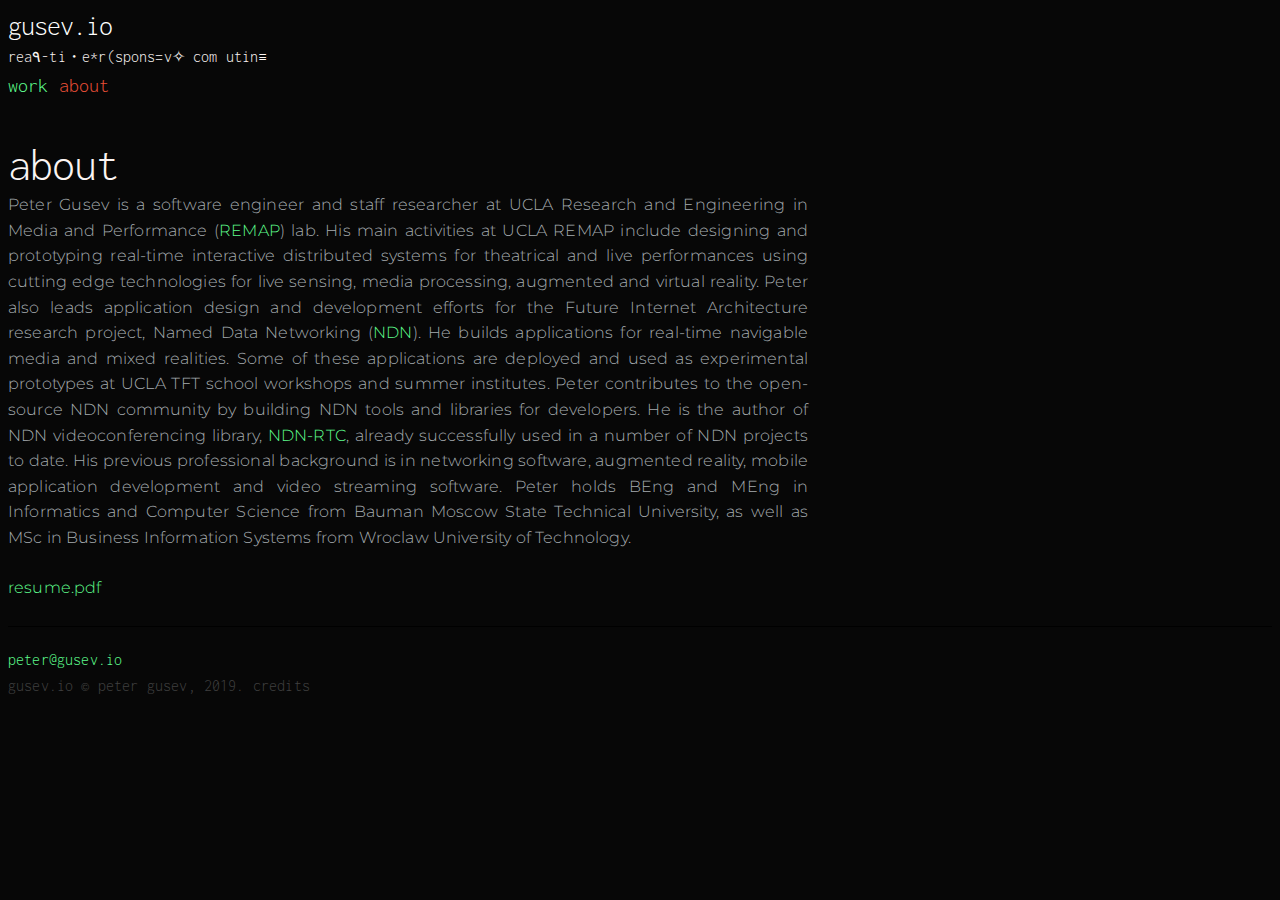
<file: about/index.html>
<!DOCTYPE html>
<html>

  <head>
    <meta charset="utf-8">
    <meta http-equiv="x-ua-compatible" content="ie=edge">
    <meta name="viewport" content="width=device-width, initial-scale=1">

    <!-- JEKYLL_ENV=production -->
    
    <!-- Global site tag (gtag.js) - Google Analytics -->
<script async src="https://www.googletagmanager.com/gtag/js?id=UA-133757363-1"></script>
<script>
  window.dataLayer = window.dataLayer || [];
  function gtag(){dataLayer.push(arguments);}
  gtag('js', new Date());

  gtag('config', 'UA-133757363-1');
</script>

    

    <link rel="stylesheet" href="/assets/css/main.css">


    <!-- Begin Jekyll SEO tag v2.5.0 -->
<title>about | gusev.io</title>
<meta name="generator" content="Jekyll v3.8.5" />
<meta property="og:title" content="about" />
<meta property="og:locale" content="en_US" />
<meta name="description" content="Peter Gusev’s (a.k.a. peetonn) site.Immersive interactive experiences.Real-time distributed systems." />
<meta property="og:description" content="Peter Gusev’s (a.k.a. peetonn) site.Immersive interactive experiences.Real-time distributed systems." />
<link rel="canonical" href="http://127.0.0.1:4000/about/" />
<meta property="og:url" content="http://127.0.0.1:4000/about/" />
<meta property="og:site_name" content="gusev.io" />
<script type="application/ld+json">
{"url":"http://127.0.0.1:4000/about/","description":"Peter Gusev’s (a.k.a. peetonn) site.Immersive interactive experiences.Real-time distributed systems.","name":"gusev.io","headline":"about","@type":"WebSite","@context":"http://schema.org"}</script>
<!-- End Jekyll SEO tag -->


    <link rel="shortcut icon" href="/assets/favicon.png" type="image/x-icon">
<link rel="icon" href="/assets/favicon.png" type="image/x-icon">
<meta name="referrer" content="origin">

</head>


  <body>

    <!-- <main class="wrapper"> -->

      <div class="container">

        <header class="site-header">
  <a class="site-title" href="/"><h3 class="glitch" data-text="peter">gusev.io</h3></a>
  <div class="scrambler"></div>
  <nav class="navbar">
    <ul>
    
    <li class="nav-item">
      <a href="/" >
        work
      </a>
    </li>
    
    <li class="nav-item">
      <a href="/about/" class="selected">
        about
      </a>
    </li>
    
    </ul>
  </nav>

</header>


        <div class="content">
          <div class="post">

  <header class="post-header">
    <h1 class="post-title">about</h1>
  </header>

  <article class="post-content">
    <p>Peter Gusev is a software engineer and staff researcher at UCLA Research and Engineering in Media and Performance (<a href="https://remap.ucla.edu/">REMAP</a>) lab. His main activities at UCLA REMAP include designing and prototyping real-time interactive distributed systems for theatrical and live performances using cutting edge technologies for live sensing, media processing, augmented and virtual reality. Peter also leads application design and development efforts for the Future Internet Architecture research project, Named Data Networking (<a href="https://named-data.net/">NDN</a>). He builds applications for real-time navigable media and mixed realities. Some of these applications are deployed and used as experimental prototypes at UCLA TFT school workshops and summer institutes. Peter contributes to the open-source NDN community by building NDN tools and libraries for developers. He is the author of NDN videoconferencing library, <a href="https://github.com/remap/ndnrtc">NDN-RTC</a>, already successfully used in a number of NDN projects to date. His previous professional background is in networking software, augmented reality, mobile application development and video streaming software. Peter holds BEng and MEng in Informatics and Computer Science from Bauman Moscow State Technical University, as well as MSc in Business Information Systems from Wroclaw University of Technology.</p>

<p><a href="/assets/gusev1p.pdf">resume.pdf</a></p>

  </article>

</div>

        </div>

        <footer class="site-footer">

  <div class="row">
    <div class="column">
      <ul class="contact-list">
        <li><a href="mailto:peter@gusev.io">peter@gusev.io</a></li>
        <li>gusev.io © peter gusev, 2019. <span><a href="/credits.html">credits</a></span></li>
      </ul>
    </div>
  </div>

</footer>


      </div>


    <!-- </main> -->

    <!-- Holder.js for client side placeholder images -->
<script src="/assets/js/jquery-3.3.1.min.js"></script>
<script defer src="/assets/js/holder.js"></script>
<script defer src="/assets/js/scrambler.js"></script>
<script defer src="/assets/js/ScrollMagic/ScrollMagic.min.js"></script>
<script defer src="/assets/js/ScrollMagic/plugins/animation.gsap.min.js"></script>
<script defer src="/assets/js/ScrollMagic/plugins/animation.velocity.min.js"></script>
<script defer src="/assets/js/ScrollMagic/plugins/debug.addIndicators.min.js"></script>
<script defer src="/assets/js/GSAP/TweenMax.min.js"></script>
<script defer src="/assets/js/GSAP/TimelineMax.min.js"></script>
<script defer src="/assets/js/post-scroll.js"></script>

<script defer src="/assets/js/jquery.fitvids.js"></script>
<script>
  $(document).ready(function(){
    $("#embed_video").fitVids();
  });
</script>
<script defer src="/assets/js/topscroll.js"></script>


  </body>

</html>
</file>
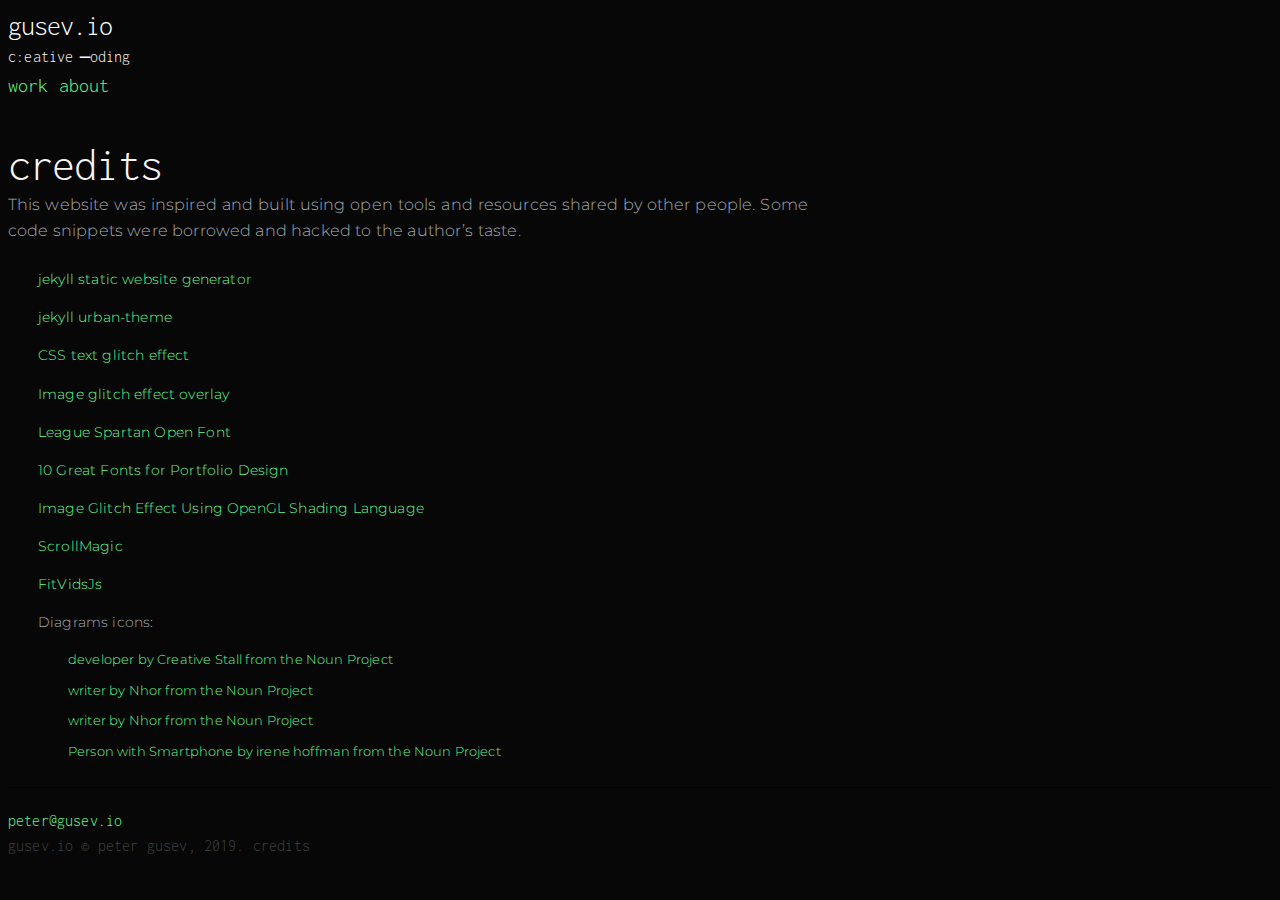
<file: credits.html>
<!DOCTYPE html>
<html>

  <head>
    <meta charset="utf-8">
    <meta http-equiv="x-ua-compatible" content="ie=edge">
    <meta name="viewport" content="width=device-width, initial-scale=1">

    <!-- JEKYLL_ENV=production -->
    
    <!-- Global site tag (gtag.js) - Google Analytics -->
<script async src="https://www.googletagmanager.com/gtag/js?id=UA-133757363-1"></script>
<script>
  window.dataLayer = window.dataLayer || [];
  function gtag(){dataLayer.push(arguments);}
  gtag('js', new Date());

  gtag('config', 'UA-133757363-1');
</script>

    

    <link rel="stylesheet" href="/assets/css/main.css">


    <!-- Begin Jekyll SEO tag v2.5.0 -->
<title>credits | gusev.io</title>
<meta name="generator" content="Jekyll v3.8.5" />
<meta property="og:title" content="credits" />
<meta property="og:locale" content="en_US" />
<meta name="description" content="Peter Gusev’s (a.k.a. peetonn) site.Immersive interactive experiences.Real-time distributed systems." />
<meta property="og:description" content="Peter Gusev’s (a.k.a. peetonn) site.Immersive interactive experiences.Real-time distributed systems." />
<link rel="canonical" href="http://127.0.0.1:4000/credits.html" />
<meta property="og:url" content="http://127.0.0.1:4000/credits.html" />
<meta property="og:site_name" content="gusev.io" />
<script type="application/ld+json">
{"url":"http://127.0.0.1:4000/credits.html","description":"Peter Gusev’s (a.k.a. peetonn) site.Immersive interactive experiences.Real-time distributed systems.","headline":"credits","@type":"WebPage","@context":"http://schema.org"}</script>
<!-- End Jekyll SEO tag -->


    <link rel="shortcut icon" href="/assets/favicon.png" type="image/x-icon">
<link rel="icon" href="/assets/favicon.png" type="image/x-icon">
<meta name="referrer" content="origin">

</head>


  <body>

    <!-- <main class="wrapper"> -->

      <div class="container">

        <header class="site-header">
  <a class="site-title" href="/"><h3 class="glitch" data-text="peter">gusev.io</h3></a>
  <div class="scrambler"></div>
  <nav class="navbar">
    <ul>
    
    <li class="nav-item">
      <a href="/" >
        work
      </a>
    </li>
    
    <li class="nav-item">
      <a href="/about/" >
        about
      </a>
    </li>
    
    </ul>
  </nav>

</header>


        <div class="content">
          <div class="post">

  <header class="post-header">
    <h1 class="post-title">credits</h1>
  </header>

  <article class="post-content">
    <p>This website was inspired and built using open tools and resources shared by other people. Some code snippets were borrowed and hacked to the author’s taste.</p>

<ul>
  <li>
    <ul>
      <li><a href="https://jekyllrb.com/">jekyll static website generator</a></li>
    </ul>
  </li>
  <li>
    <ul>
      <li><a href="https://github.com/midzer/urban-theme">jekyll urban-theme</a></li>
    </ul>
  </li>
  <li>
    <ul>
      <li><a href="https://codemyui.com/css-gliched-text/">CSS text glitch effect</a></li>
    </ul>
  </li>
  <li>
    <ul>
      <li><a href="https://tympanus.net/codrops/2017/12/21/css-glitch-effect/">Image glitch effect overlay</a></li>
    </ul>
  </li>
  <li>
    <ul>
      <li><a href="https://www.fontsquirrel.com/fonts/league-spartan">League Spartan Open Font</a></li>
    </ul>
  </li>
  <li>
    <ul>
      <li><a href="https://medium.com/@bestfolios/10-great-fonts-for-portfolio-design-2debfe2f1bb9">10 Great Fonts for Portfolio Design</a></li>
    </ul>
  </li>
  <li>
    <ul>
      <li><a href="https://codemyui.com/image-glitch-effect-using-opengl-shading-language/">Image Glitch Effect Using OpenGL Shading Language</a></li>
    </ul>
  </li>
  <li>
    <ul>
      <li><a href="http://scrollmagic.io/">ScrollMagic</a></li>
    </ul>
  </li>
  <li>
    <ul>
      <li><a href="http://fitvidsjs.com/">FitVidsJs</a></li>
    </ul>
  </li>
  <li>
    <ul>
      <li>Diagrams icons:
        <ul>
          <li><a href="https://thenounproject.com/search/?q=developer&amp;i=995513">developer by Creative Stall from the Noun Project</a></li>
          <li><a href="https://thenounproject.com/search/?q=writer&amp;i=2241035">writer by Nhor from the Noun Project</a></li>
          <li><a href="https://thenounproject.com/search/?q=writer&amp;i=2234239">writer by Nhor from the Noun Project</a></li>
          <li><a href="https://thenounproject.com/search/?q=person%20with%20smartphone&amp;i=223140">Person with Smartphone by irene hoffman from the Noun Project</a></li>
        </ul>
      </li>
    </ul>
  </li>
</ul>

  </article>

</div>

        </div>

        <footer class="site-footer">

  <div class="row">
    <div class="column">
      <ul class="contact-list">
        <li><a href="mailto:peter@gusev.io">peter@gusev.io</a></li>
        <li>gusev.io © peter gusev, 2019. <span><a href="/credits.html">credits</a></span></li>
      </ul>
    </div>
  </div>

</footer>


      </div>


    <!-- </main> -->

    <!-- Holder.js for client side placeholder images -->
<script src="/assets/js/jquery-3.3.1.min.js"></script>
<script defer src="/assets/js/holder.js"></script>
<script defer src="/assets/js/scrambler.js"></script>
<script defer src="/assets/js/ScrollMagic/ScrollMagic.min.js"></script>
<script defer src="/assets/js/ScrollMagic/plugins/animation.gsap.min.js"></script>
<script defer src="/assets/js/ScrollMagic/plugins/animation.velocity.min.js"></script>
<script defer src="/assets/js/ScrollMagic/plugins/debug.addIndicators.min.js"></script>
<script defer src="/assets/js/GSAP/TweenMax.min.js"></script>
<script defer src="/assets/js/GSAP/TimelineMax.min.js"></script>
<script defer src="/assets/js/post-scroll.js"></script>

<script defer src="/assets/js/jquery.fitvids.js"></script>
<script>
  $(document).ready(function(){
    $("#embed_video").fitVids();
  });
</script>
<script defer src="/assets/js/topscroll.js"></script>


  </body>

</html>
</file>
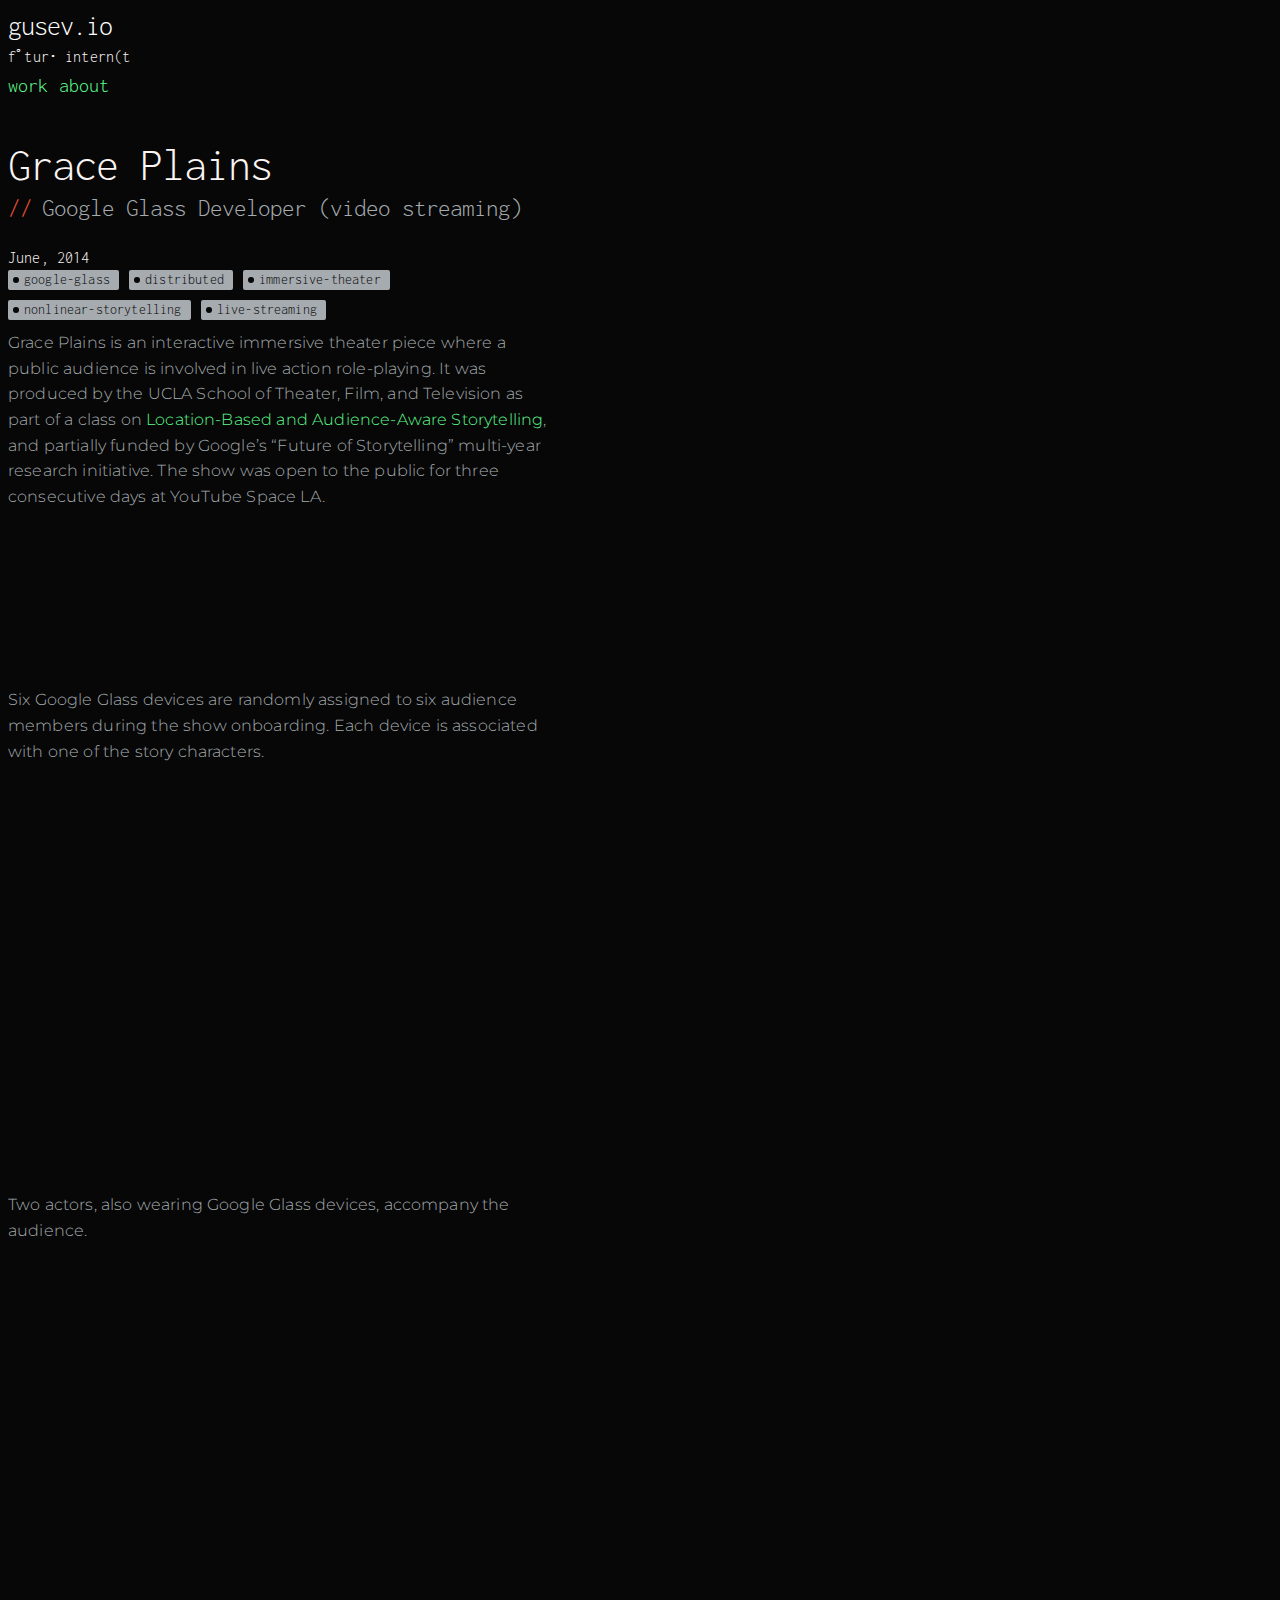
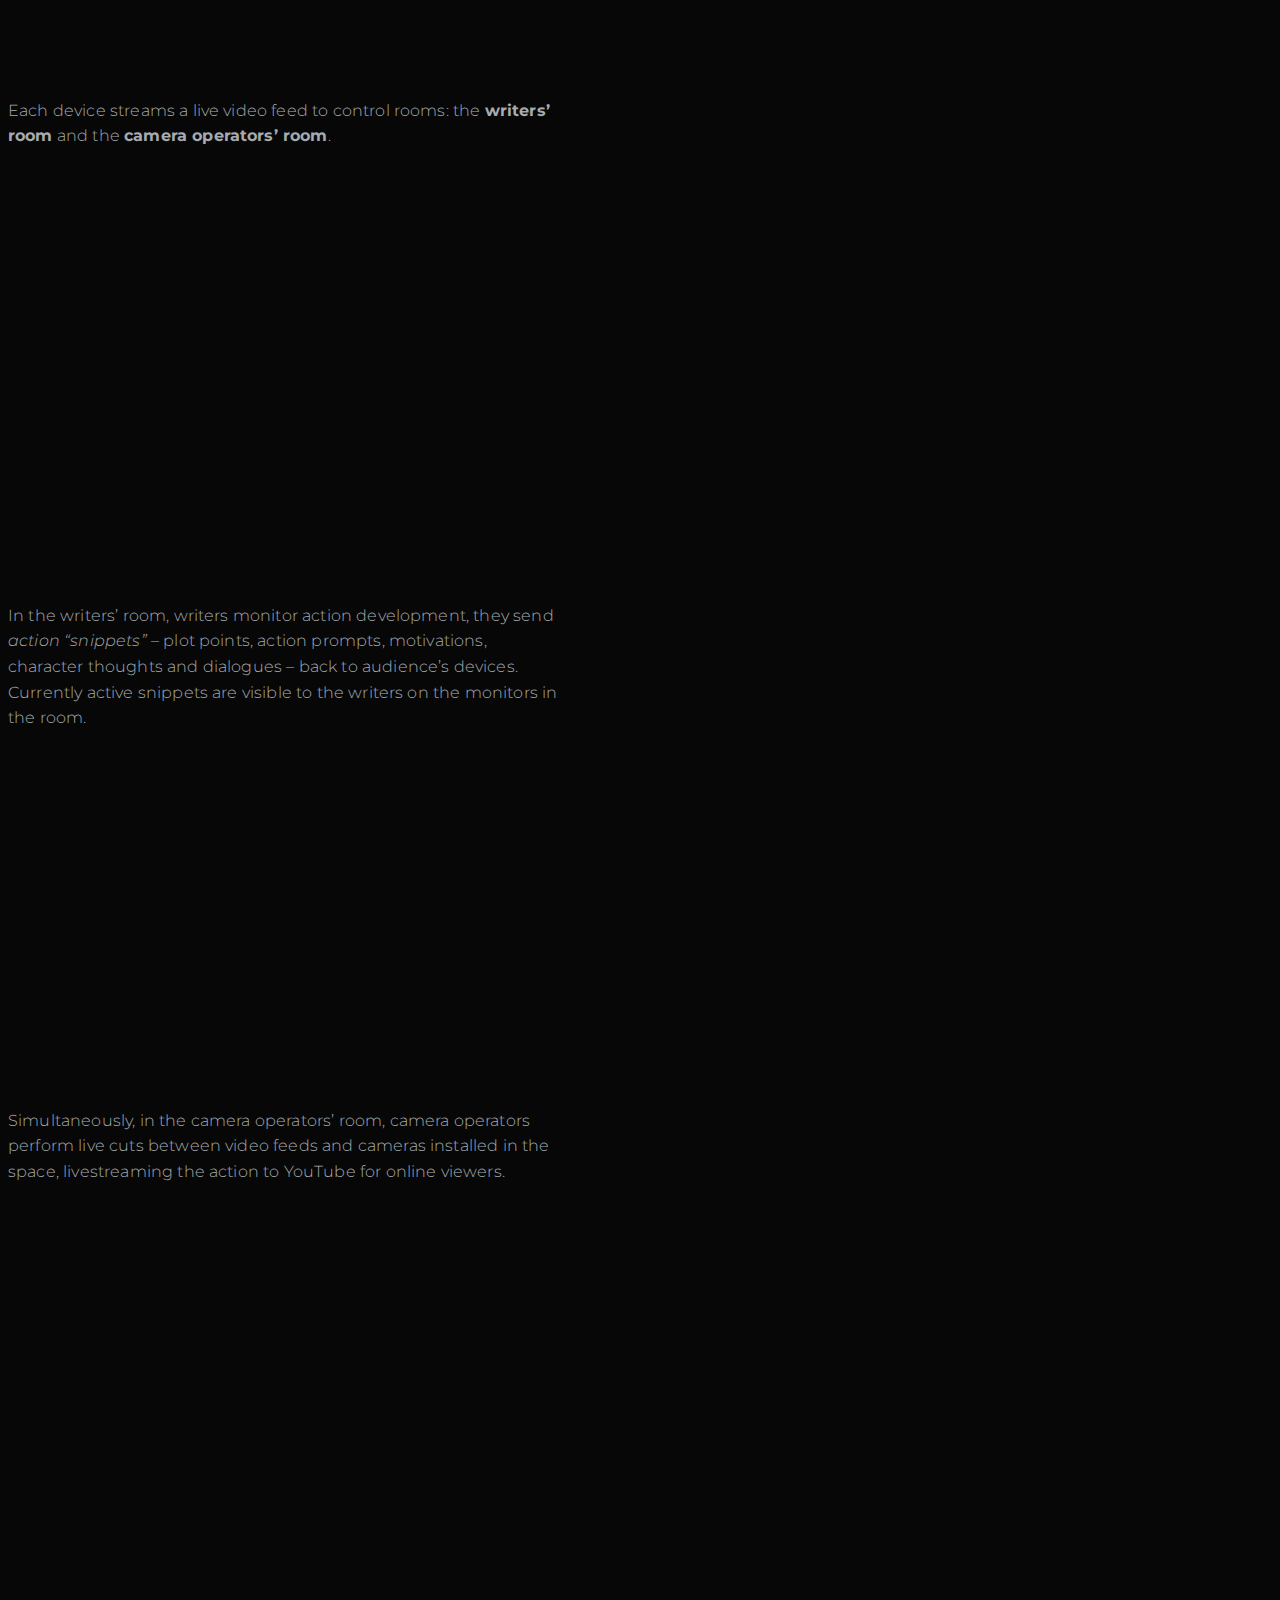
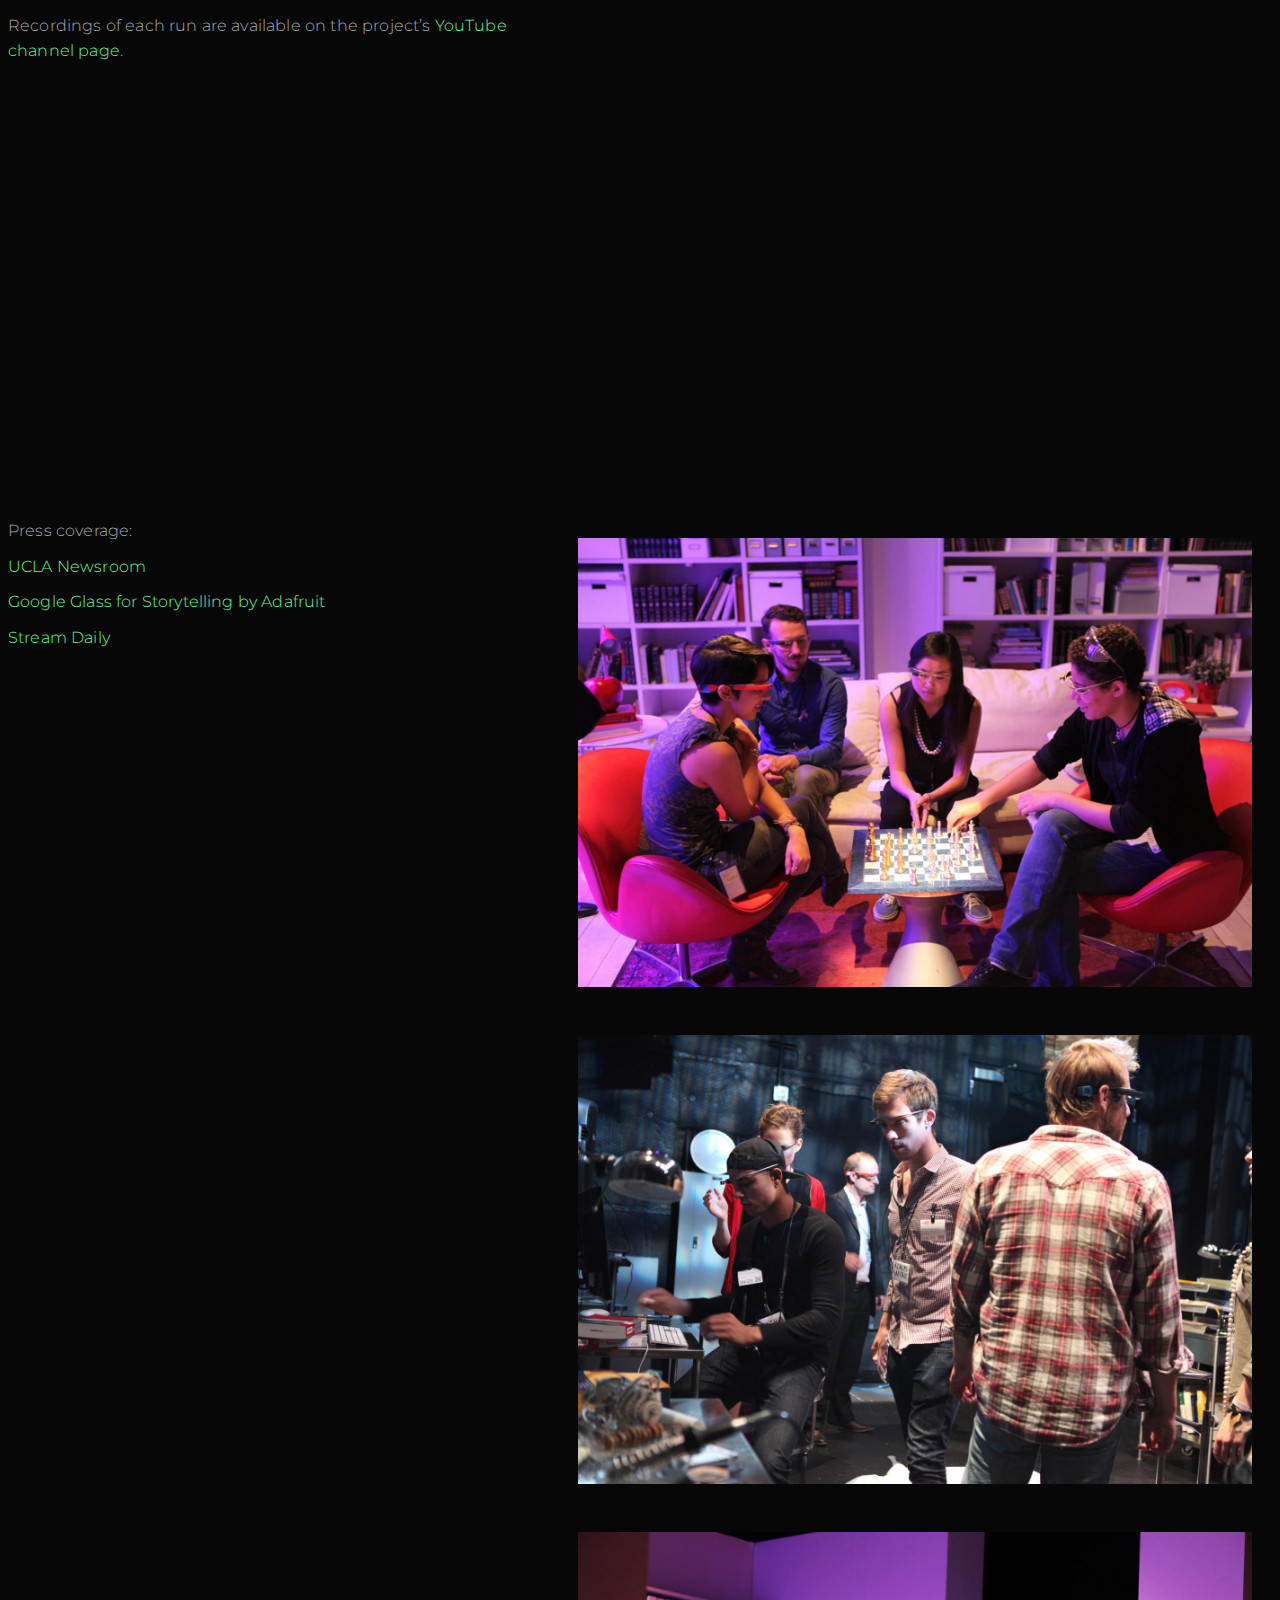
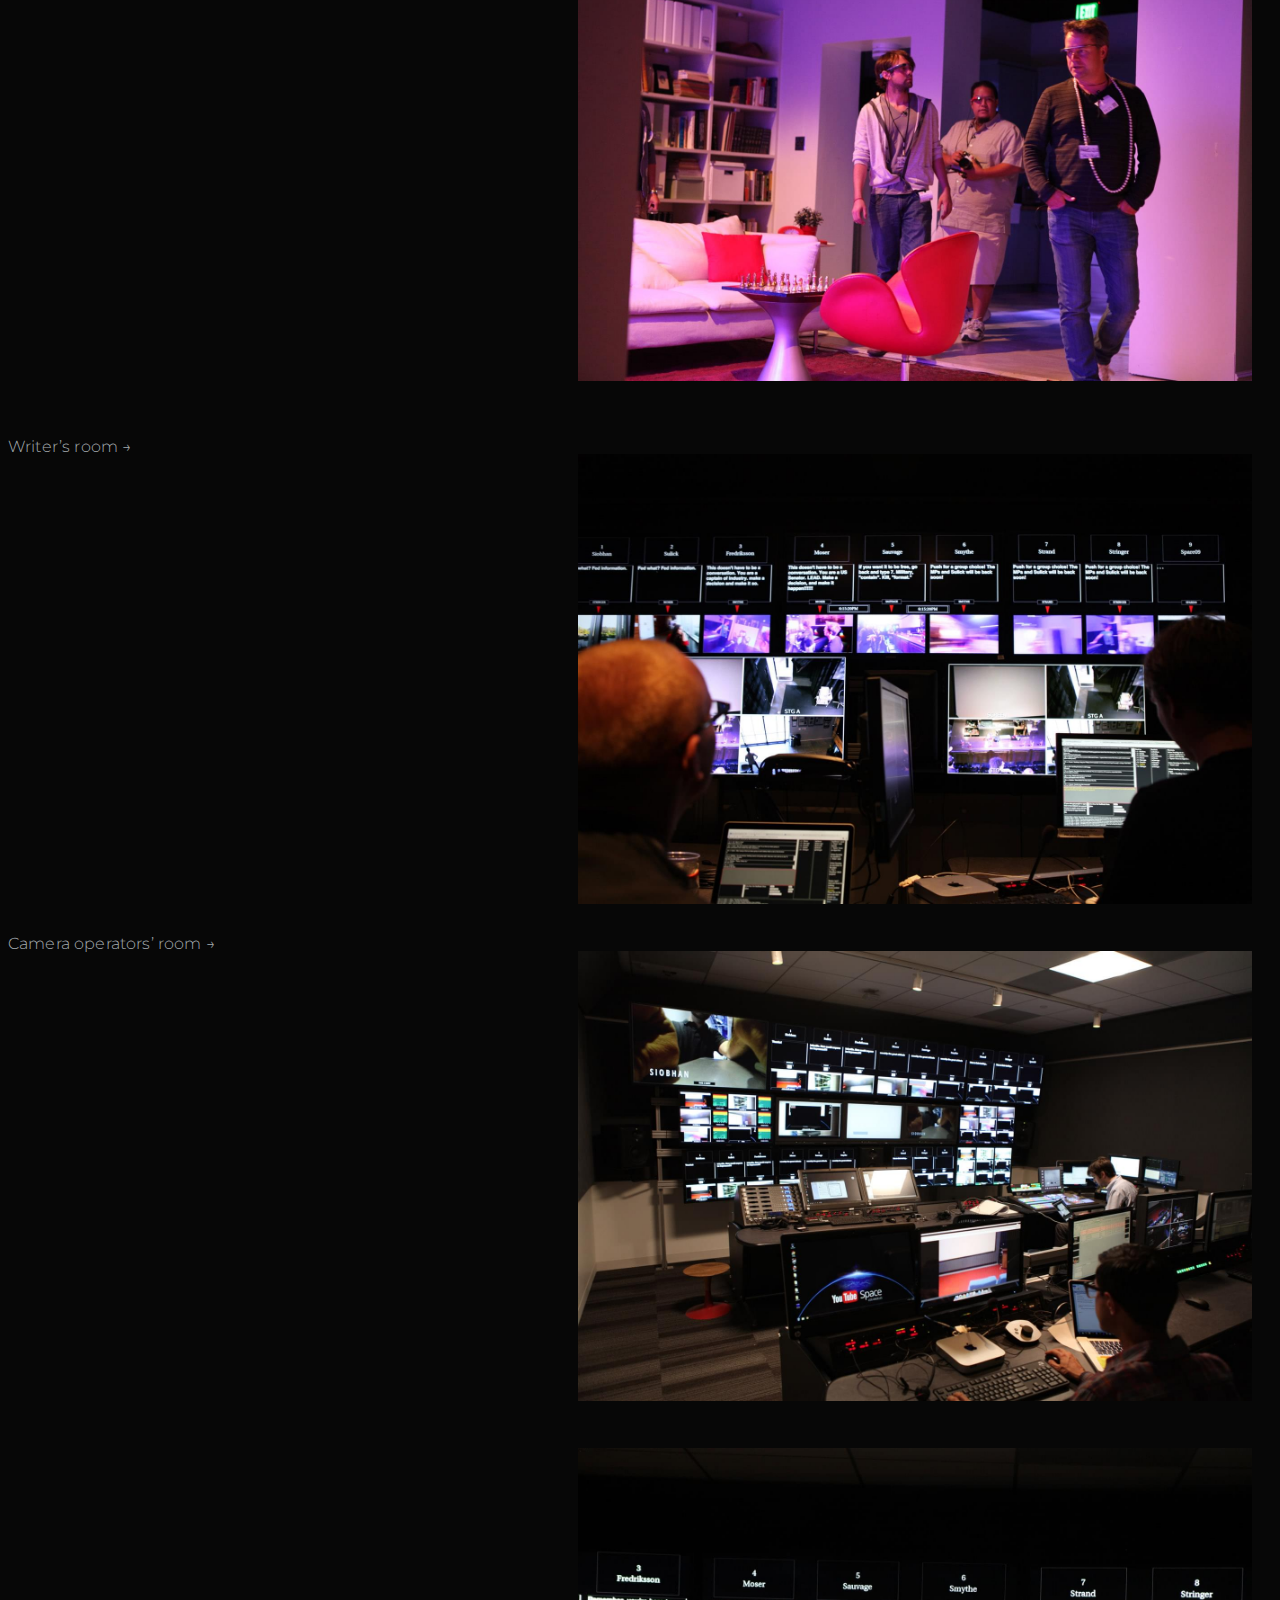
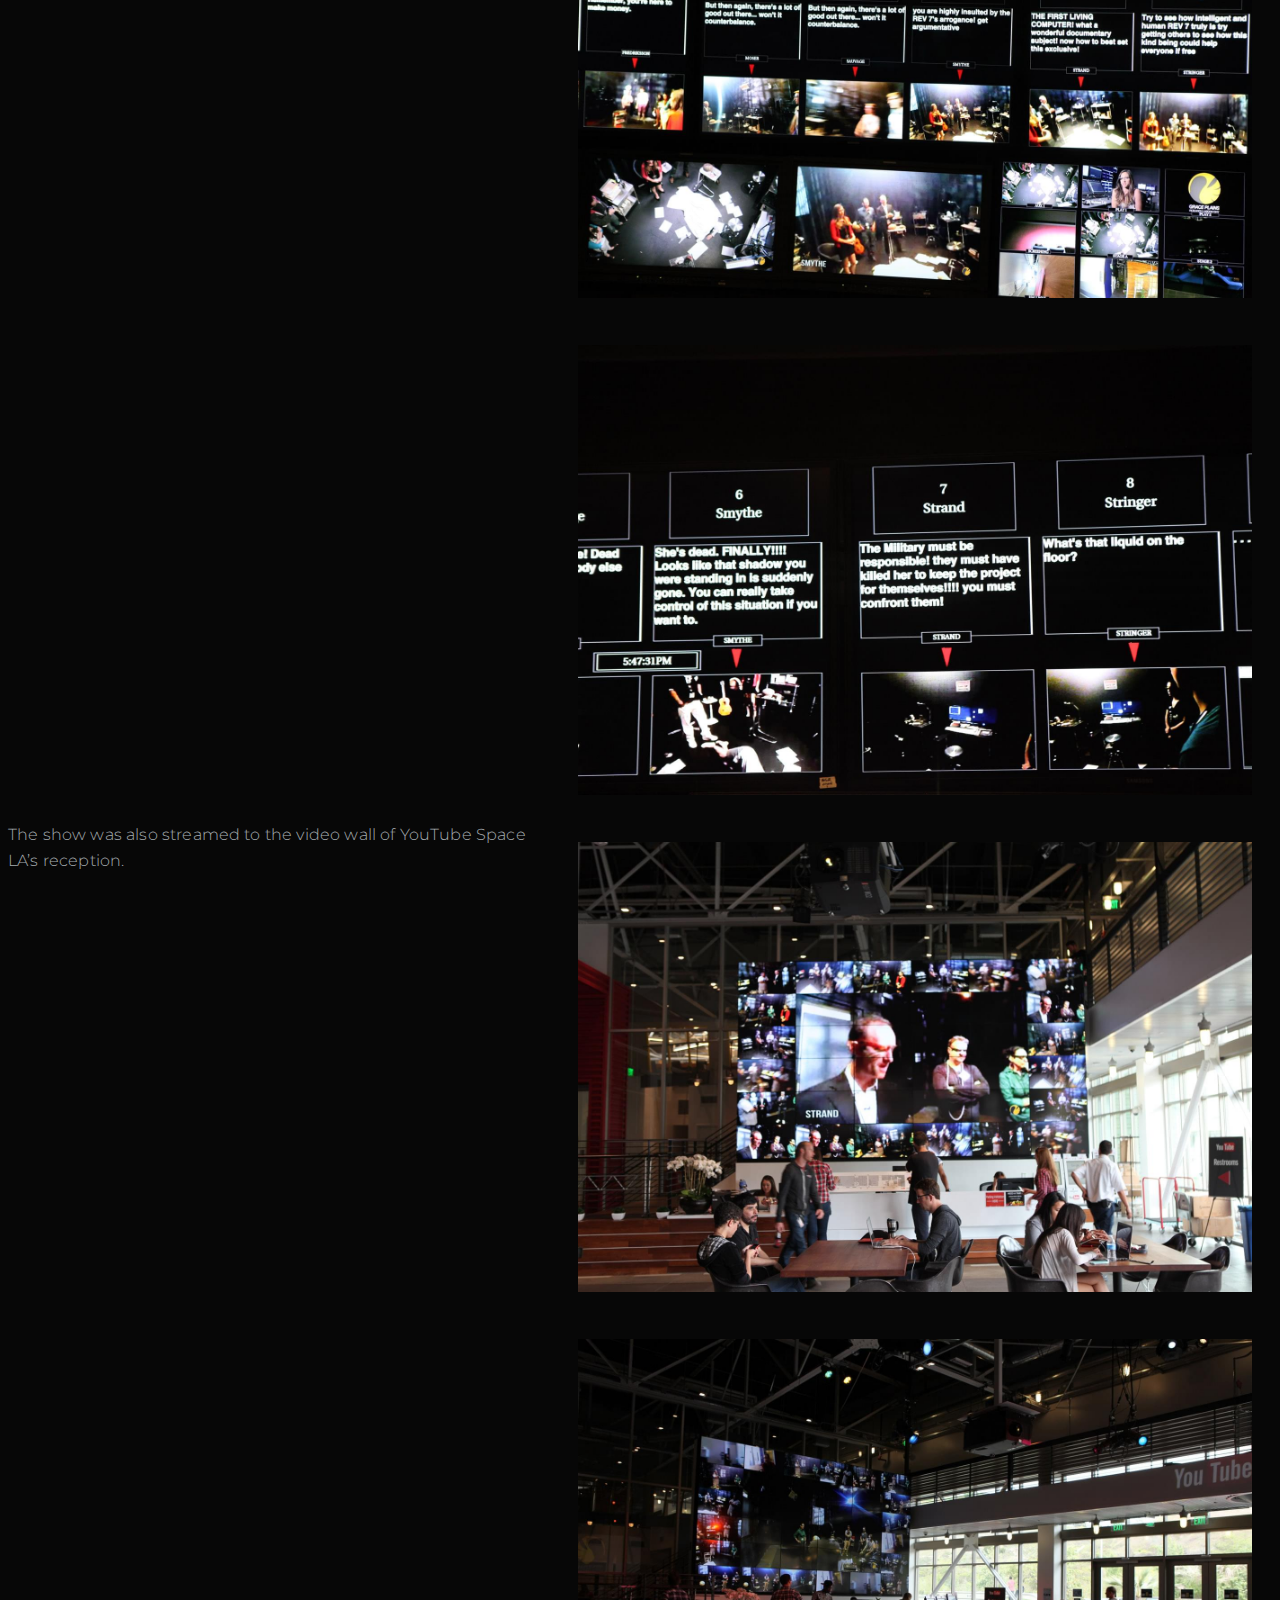
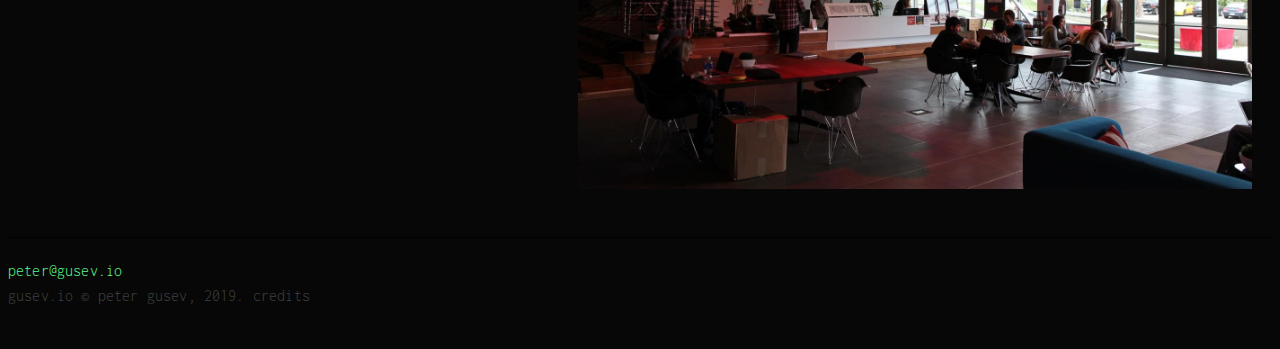
<file: projects/2014/06/30/grace-plains.html>
<!DOCTYPE html>
<html>

  <head>
    <meta charset="utf-8">
    <meta http-equiv="x-ua-compatible" content="ie=edge">
    <meta name="viewport" content="width=device-width, initial-scale=1">

    <!-- JEKYLL_ENV=production -->
    
    <!-- Global site tag (gtag.js) - Google Analytics -->
<script async src="https://www.googletagmanager.com/gtag/js?id=UA-133757363-1"></script>
<script>
  window.dataLayer = window.dataLayer || [];
  function gtag(){dataLayer.push(arguments);}
  gtag('js', new Date());

  gtag('config', 'UA-133757363-1');
</script>

    

    <link rel="stylesheet" href="/assets/css/main.css">


    <!-- Begin Jekyll SEO tag v2.5.0 -->
<title>Grace Plains | gusev.io</title>
<meta name="generator" content="Jekyll v3.8.5" />
<meta property="og:title" content="Grace Plains" />
<meta property="og:locale" content="en_US" />
<meta name="description" content="Audience-aware storytelling" />
<meta property="og:description" content="Audience-aware storytelling" />
<link rel="canonical" href="http://127.0.0.1:4000/projects/2014/06/30/grace-plains.html" />
<meta property="og:url" content="http://127.0.0.1:4000/projects/2014/06/30/grace-plains.html" />
<meta property="og:site_name" content="gusev.io" />
<meta property="og:type" content="article" />
<meta property="article:published_time" content="2014-06-30T00:00:00-07:00" />
<script type="application/ld+json">
{"mainEntityOfPage":{"@type":"WebPage","@id":"http://127.0.0.1:4000/projects/2014/06/30/grace-plains.html"},"url":"http://127.0.0.1:4000/projects/2014/06/30/grace-plains.html","description":"Audience-aware storytelling","headline":"Grace Plains","@type":"BlogPosting","dateModified":"2014-06-30T00:00:00-07:00","datePublished":"2014-06-30T00:00:00-07:00","@context":"http://schema.org"}</script>
<!-- End Jekyll SEO tag -->


    <link rel="shortcut icon" href="/assets/favicon.png" type="image/x-icon">
<link rel="icon" href="/assets/favicon.png" type="image/x-icon">
<meta name="referrer" content="origin">

</head>


  <body>

    <!-- <main class="wrapper"> -->

      <div class="container">

        <header class="site-header">
  <a class="site-title" href="/"><h3 class="glitch" data-text="peter">gusev.io</h3></a>
  <div class="scrambler"></div>
  <nav class="navbar">
    <ul>
    
    <li class="nav-item">
      <a href="/" >
        work
      </a>
    </li>
    
    <li class="nav-item">
      <a href="/about/" >
        about
      </a>
    </li>
    
    </ul>
  </nav>

</header>


        <div class="content">
          <div class="project-page">
  <header>
    <div class="project-header">

      <h1 class="project-title">Grace Plains</h1>
      <h3 class="project-roles"><span>//</span>Google Glass Developer (video streaming)</h3>
      <p>June, 2014 </p>
      <ul class="project-tags">
        
        
        <li class="project-tag"><nobr>google-glass</nobr>&nbsp;</li>
        
        
        <li class="project-tag"><nobr>distributed</nobr>&nbsp;</li>
        
        
        <li class="project-tag"><nobr>immersive-theater</nobr>&nbsp;</li>
        
        
        <li class="project-tag"><nobr>nonlinear-storytelling</nobr>&nbsp;</li>
        
        
        <li class="project-tag"><nobr>live-streaming</nobr>&nbsp;</li>
        
      </ul>
    </div>
  </header>

  <article class="project-content">
    <p>Grace Plains is an interactive immersive theater piece where a public audience is involved in live action role-playing.
It was produced by the UCLA School of Theater, Film, and Television as part of a class on <a href="https://remap.ucla.edu/location-based-and-audience-aware-storytelling/">Location-Based and Audience-Aware Storytelling</a>, and partially funded by Google’s “Future of Storytelling” multi-year research initiative.
The show was open to the public for three consecutive days at YouTube Space LA.</p>

<div id="embed_video" class="h_video">
  <iframe src="https://www.youtube.com/embed/hZg9M_gC594" frameborder="0" allow="accelerometer; autoplay; encrypted-media; gyroscope; picture-in-picture" allowfullscreen=""></iframe>
</div>

<p>Six Google Glass devices are randomly assigned to six audience members during the show onboarding.
Each device is associated with one of the story characters.</p>

<div class="scrollable-svg">
<svg xmlns="http://www.w3.org/2000/svg" viewBox="73 70 1114 756">
  <metadata> Produced by OmniGraffle 6.6.2. Hacked by peetonn	ᕕ(⌐■-■)ᕗ</metadata>
    <defs>
        <marker orient="auto" overflow="visible" id="a" viewBox="-1 -3 6 6" markerWidth="6" markerHeight="6" color="#5efc8d">
            <path d="M3.2 0L0-1.2v2.4z" fill="currentColor" stroke="currentColor" />
        </marker>
        <marker orient="auto" overflow="visible" id="b" viewBox="-1 -3 6 6" markerWidth="6" markerHeight="6" color="#5efc8d">
            <path d="M3.2 0L0-1.2v2.4z" fill="currentColor" stroke="currentColor" />
        </marker>
        <marker orient="auto" overflow="visible" id="c" viewBox="-1 -4 10 8" markerWidth="10" markerHeight="8" color="#e94f37">
            <path d="M8 0L0-3v6z" fill="currentColor" stroke="currentColor" />
        </marker>
    </defs>

    <!-- step 0 -->

<g>
</g>

<!-- step 0.5 -->
    <g fill="none">
<g class="svg-anim-block">
        <circle cx="333.244" cy="606.646" r="25.022" fill="#fff" />
        <path d="M333.244 640.886v84.283l-31.606 84.283M333.244 640.886l-42.141 63.213M333.244 640.886l42.142 63.213M333.244 725.169l31.606 84.283" stroke="#fff" stroke-linecap="round" stroke-linejoin="round" stroke-width="15" />
</g>
<g class="svg-anim-block">
        <circle cx="808.186" cy="606.646" r="25.022" fill="#fff" />
        <path d="M808.186 640.886v84.283l-31.606 84.283M808.186 640.886l-42.142 63.213M808.186 640.886l42.141 63.213M808.186 725.169l31.606 84.283" stroke="#fff" stroke-linecap="round" stroke-linejoin="round" stroke-width="15" />
        <path d="M855.595 771.262l-47.41-126.425-47.408 126.425z" fill="#fff" />
</g>

<g class="svg-anim-block">
        <circle cx="453.296" cy="606.646" r="25.022" fill="#fff" />
        <path d="M453.296 640.886v84.283l-31.606 84.283M453.296 640.886l-42.141 63.213M453.296 640.886l42.142 63.213M453.296 725.169l31.607 84.283" stroke="#fff" stroke-linecap="round" stroke-linejoin="round" stroke-width="15" />
</g>
<g class="svg-anim-block">
        <circle cx="573.349" cy="606.646" r="25.022" fill="#fff" />
        <path d="M573.349 640.886v84.283l-31.606 84.283M573.349 640.886l-42.142 63.213M573.349 640.886l42.141 63.213M573.349 725.169l31.606 84.283" stroke="#fff" stroke-linecap="round" stroke-linejoin="round" stroke-width="15" />
</g>

<g class="svg-anim-block">
        <circle cx="688.134" cy="606.646" r="25.022" fill="#fff" />
        <path d="M688.134 640.886v84.283l-31.607 84.283M688.134 640.886l-42.142 63.213M688.134 640.886l42.141 63.213M688.134 725.169l31.606 84.283" stroke="#fff" stroke-linecap="round" stroke-linejoin="round" stroke-width="15" />
        <path d="M735.543 771.262l-47.41-126.425-47.409 126.425z" fill="#fff" />
</g>

<g class="svg-anim-block">
        <circle cx="928.238" cy="606.646" r="25.022" fill="#fff" />
        <path d="M928.238 640.886v84.283l-31.606 84.283M928.238 640.886l-42.141 63.213M928.238 640.886l42.142 63.213M928.238 725.169l31.606 84.283" stroke="#fff" stroke-linecap="round" stroke-linejoin="round" stroke-width="15" />
        <path d="M975.647 771.262l-47.409-126.425-47.409 126.425z" fill="#fff" />
</g>

<g class="svg-anim-block">
        <path stroke="#000" stroke-linecap="round" stroke-linejoin="round" stroke-width=".5" d="M333.244 606.646" />
        <path fill="#dadada" d="M314.682 598.625h9.563v4.938h-9.563z" />
        <path stroke="#000" stroke-linecap="round" stroke-linejoin="round" d="M314.682 598.625h9.563v4.938h-9.563z" />
        <path fill="#000" d="M311.307 598.625h3.375v4.938h-3.375z" />
        <path stroke="#000" stroke-linecap="round" stroke-linejoin="round" d="M311.307 598.625h3.375v4.938h-3.375z" />
        <path fill="#dadada" d="M308.494 598.5h49.5v.125h-49.5z" />
        <path stroke="#000" stroke-linecap="round" stroke-linejoin="round" d="M308.494 598.5h49.5v.125h-49.5z" />
        <path stroke="#000" stroke-linecap="round" stroke-linejoin="round" stroke-width=".5" d="M333.234 598.625l-.854 5.444M334.932 599.063l.931 5.001" />
</g>

<g class="svg-anim-block">
        <path fill="#dadada" d="M434.734 598.625h9.563v4.938h-9.563z" />
        <path stroke="#000" stroke-linecap="round" stroke-linejoin="round" d="M434.734 598.625h9.563v4.938h-9.563z" />
        <path fill="#000" d="M431.359 598.625h3.375v4.938h-3.375z" />
        <path stroke="#000" stroke-linecap="round" stroke-linejoin="round" d="M431.359 598.625h3.375v4.938h-3.375z" />
        <path fill="#dadada" d="M428.546 598.5h49.5v.125h-49.5z" />
        <path stroke="#000" stroke-linecap="round" stroke-linejoin="round" d="M428.546 598.5h49.5v.125h-49.5z" />
        <path stroke="#000" stroke-linecap="round" stroke-linejoin="round" stroke-width=".5" d="M453.287 598.625l-.854 5.444M454.984 599.063l.931 5.001" />
</g>

<g class="svg-anim-block">
        <path fill="#dadada" d="M554.786 598.625h9.563v4.938h-9.563z" />
        <path stroke="#000" stroke-linecap="round" stroke-linejoin="round" d="M554.786 598.625h9.563v4.938h-9.563z" />
        <path fill="#000" d="M551.411 598.625h3.375v4.938h-3.375z" />
        <path stroke="#000" stroke-linecap="round" stroke-linejoin="round" d="M551.411 598.625h3.375v4.938h-3.375z" />
        <path fill="#dadada" d="M548.599 598.5h49.5v.125h-49.5z" />
        <path stroke="#000" stroke-linecap="round" stroke-linejoin="round" d="M548.599 598.5h49.5v.125h-49.5z" />
        <path stroke="#000" stroke-linecap="round" stroke-linejoin="round" stroke-width=".5" d="M573.339 598.625l-.854 5.444M575.036 599.063l.932 5.001" />
</g>

<g class="svg-anim-block">
        <path fill="#dadada" d="M669.571 598.625h9.563v4.938h-9.563z" />
        <path stroke="#000" stroke-linecap="round" stroke-linejoin="round" d="M669.571 598.625h9.563v4.938h-9.563z" />
        <path fill="#000" d="M666.196 598.625h3.375v4.938h-3.375z" />
        <path stroke="#000" stroke-linecap="round" stroke-linejoin="round" d="M666.196 598.625h3.375v4.938h-3.375z" />
        <path fill="#dadada" d="M663.384 598.5h49.5v.125h-49.5z" />
        <path stroke="#000" stroke-linecap="round" stroke-linejoin="round" d="M663.384 598.5h49.5v.125h-49.5z" />
        <path stroke="#000" stroke-linecap="round" stroke-linejoin="round" stroke-width=".5" d="M688.124 598.625l-.854 5.444M689.821 599.063l.931 5.001" />
</g>

<g class="svg-anim-block">
        <path fill="#dadada" d="M789.623 598.625h9.563v4.938h-9.563z" />
        <path stroke="#000" stroke-linecap="round" stroke-linejoin="round" d="M789.623 598.625h9.563v4.938h-9.563z" />
        <path fill="#000" d="M786.248 598.625h3.375v4.938h-3.375z" />
        <path stroke="#000" stroke-linecap="round" stroke-linejoin="round" d="M786.248 598.625h3.375v4.938h-3.375z" />
        <path fill="#dadada" d="M783.436 598.5h49.5v.125h-49.5z" />
        <path stroke="#000" stroke-linecap="round" stroke-linejoin="round" d="M783.436 598.5h49.5v.125h-49.5z" />
        <path stroke="#000" stroke-linecap="round" stroke-linejoin="round" stroke-width=".5" d="M808.176 598.625l-.854 5.444M809.873 599.063l.932 5.001" />
</g>

<g class="svg-anim-block">
        <path fill="#dadada" d="M909.676 598.625h9.563v4.938h-9.563z" />
        <path stroke="#000" stroke-linecap="round" stroke-linejoin="round" d="M909.676 598.625h9.563v4.938h-9.563z" />
        <path fill="#000" d="M906.301 598.625h3.375v4.938h-3.375z" />
        <path stroke="#000" stroke-linecap="round" stroke-linejoin="round" d="M906.301 598.625h3.375v4.938h-3.375z" />
        <path fill="#dadada" d="M903.488 598.5h49.5v.125h-49.5z" />
        <path stroke="#000" stroke-linecap="round" stroke-linejoin="round" d="M903.488 598.5h49.5v.125h-49.5z" />
        <path stroke="#000" stroke-linecap="round" stroke-linejoin="round" stroke-width=".5" d="M928.228 598.625l-.853 5.444M929.926 599.063l.931 5.001" />
</g>
      </g>
&lt;/g&gt;

<!-- step 2 -->
<g fill="none">
  <g class="svg-anim-block"><!-- actor1&2 -->
    <circle cx="1048.291" cy="606.646" r="25.022" fill="#aaa" />
    <circle cx="1048.291" cy="606.646" r="25.022" stroke="#aaa" stroke-linecap="round" stroke-linejoin="round" />
    <path d="M1048.29 640.886v84.283l-31.605 84.283M1048.291 640.886l-42.142 63.213M1048.291 640.886l42.141 63.213M1048.291 725.169l31.606 84.283" stroke="#aaa" stroke-linecap="round" stroke-linejoin="round" stroke-width="15" />
    <path d="M1095.7 771.262l-47.41-126.425-47.409 126.425z" fill="#aaa" />
    <circle cx="223.727" cy="606.646" r="25.022" fill="#aaa" />
    <path d="M223.727 640.886v84.283l-31.606 84.283M223.727 640.886l-42.141 63.213M223.727 640.886l42.142 63.213M223.727 725.169l31.606 84.283" stroke="#aaa" stroke-linecap="round" stroke-linejoin="round" stroke-width="15" />
    <path fill="#dadada" d="M205.165 598.625h9.563v4.938h-9.563z" />
    <path stroke="#000" stroke-linecap="round" stroke-linejoin="round" d="M205.165 598.625h9.563v4.938h-9.563z" />
    <path fill="#000" d="M201.79 598.625h3.375v4.938h-3.375z" />
    <path stroke="#000" stroke-linecap="round" stroke-linejoin="round" d="M201.79 598.625h3.375v4.938h-3.375z" />
    <path fill="#dadada" d="M198.977 598.5h49.5v.125h-49.5z" />
    <path stroke="#000" stroke-linecap="round" stroke-linejoin="round" d="M198.977 598.5h49.5v.125h-49.5z" />
    <path stroke="#000" stroke-linecap="round" stroke-linejoin="round" stroke-width=".5" d="M223.717 598.625l-.854 5.444M225.415 599.063l.931 5.001" />
    <path fill="#dadada" d="M1029.938 598.625h9.563v4.938h-9.563z" />
    <path stroke="#000" stroke-linecap="round" stroke-linejoin="round" d="M1029.938 598.625h9.563v4.938h-9.563z" />
    <path fill="#000" d="M1026.563 598.625h3.375v4.938h-3.375z" />
    <path stroke="#000" stroke-linecap="round" stroke-linejoin="round" d="M1026.563 598.625h3.375v4.938h-3.375z" />
    <path fill="#dadada" d="M1023.75 598.5h49.5v.125h-49.5z" />
    <path stroke="#000" stroke-linecap="round" stroke-linejoin="round" d="M1023.75 598.5h49.5v.125h-49.5z" />
    <path stroke="#000" stroke-linecap="round" stroke-linejoin="round" stroke-width=".5" d="M1048.49 598.625l-.854 5.444M1050.188 599.063l.931 5.001" />
  </g>
</g>

<!-- step 2 -->
<g fill="none">
  <g class="svg-anim-path"><!-- video streams -->
    <path d="M333.244 581.625V441H630V199.125H458.775" marker-end="url(#a)" stroke="#5efc8d" stroke-linecap="round" stroke-linejoin="round" stroke-width="4" />
    <path d="M453.296 581.625V441H630V199.125H458.775" marker-end="url(#a)" stroke="#5efc8d" stroke-linecap="round" stroke-linejoin="round" stroke-width="4" />
    <path d="M573.349 581.625V441H630V199.125H458.775M688.134 581.625V441H630V199.125h171.225" marker-end="url(#a)" stroke="#5efc8d" stroke-linecap="round" stroke-linejoin="round" stroke-width="4" />
    <path d="M808.186 581.625V441H630V199.125h171.225" marker-end="url(#a)" stroke="#5efc8d" stroke-linecap="round" stroke-linejoin="round" stroke-width="4" />
    <path d="M928.238 581.625V441H630V199.125h171.225" marker-end="url(#a)" stroke="#5efc8d" stroke-linecap="round" stroke-linejoin="round" stroke-width="4" />
    <path d="M223.727 581.625V441H630V199.125H458.775M1048.29 581.625V441H630V199.143h171.225" marker-end="url(#b)" stroke="#5efc8d" stroke-linecap="round" stroke-linejoin="round" stroke-width="4" />
    <path d="M223.727 581.625V441H630V199.125H458.775M1048.29 581.625V441H630V199.143h171.225" marker-end="url(#b)" stroke="#5efc8d" stroke-linecap="round" stroke-linejoin="round" stroke-width="4" />
  </g>

  <g class="svg-anim-block"><!-- witer's room -->
    <path stroke="#fff" stroke-linecap="round" stroke-linejoin="round" d="M75.375 72h364.5v254.25h-364.5z" />
    <text transform="translate(80.375 77)" fill="#fff">
        <tspan font-family="Helvetica Neue" font-size="20" font-weight="bold" x="93.93" y="20" textLength="166.64">WRITERS’ ROOM</tspan>
      </text>

      <circle cx="120.176" cy="130.402" r="7.23" fill="#aaa" />
      <circle cx="120.176" cy="130.402" r="7.23" stroke="#aaa" stroke-linecap="round" stroke-linejoin="round" stroke-width=".289" />
      <path d="M120.176 140.295v24.353L111.044 189M120.176 140.295L108 158.56M120.176 140.295l12.176 18.265M120.176 164.648L129.308 189" stroke="#aaa" stroke-linecap="round" stroke-linejoin="round" stroke-width="4.334" />
      <circle cx="156.176" cy="151.23" r="7.23" fill="#aaa" />
      <circle cx="156.176" cy="151.23" r="7.23" stroke="#aaa" stroke-linecap="round" stroke-linejoin="round" stroke-width=".289" />
      <path d="M156.176 161.123v24.352l-9.132 24.352M156.176 161.123L144 179.387M156.176 161.123l12.176 18.264M156.176 185.475l9.132 24.352" stroke="#aaa" stroke-linecap="round" stroke-linejoin="round" stroke-width="4.334" />
      <circle cx="131.824" cy="214.23" r="7.23" fill="#aaa" />
      <circle cx="131.824" cy="214.23" r="7.23" stroke="#aaa" stroke-linecap="round" stroke-linejoin="round" stroke-width=".289" />
      <path d="M131.824 224.123v24.352l-9.132 24.352M131.824 224.123l-12.176 18.264M131.824 224.123L144 242.387M131.824 248.475l9.132 24.352" stroke="#aaa" stroke-linecap="round" stroke-linejoin="round" stroke-width="4.334" />
    </g>

        <g class="svg-anim-block"><!-- camop room -->
          <path stroke="#fff" stroke-linecap="round" stroke-linejoin="round" d="M820.125 72h364.5v254.25h-364.5z" />
          <text transform="translate(825.125 77)" fill="#fff">
              <tspan font-family="Helvetica Neue" font-size="20" font-weight="bold" x="31.5" y="20" textLength="163.32">CAMERA OPERA</tspan>
              <tspan font-family="Helvetica Neue" font-size="20" font-weight="bold" x="192.98" y="20" textLength="130.02">TORS’ ROOM</tspan>
          </text>
          <path stroke="#fff" stroke-linecap="round" stroke-linejoin="round" d="M828 117h63v36h-63z" />
          <text transform="translate(833 125.776)" fill="#fff">
              <tspan font-family="Helvetica Neue" font-size="16" font-weight="500" x="2.98" y="15" textLength="47.04">● LIVE</tspan>
          </text>
          <path stroke="#fff" stroke-linecap="round" stroke-linejoin="round" d="M891 117h63v36h-63z" />
          <text transform="translate(896 125.776)" fill="#fff">
              <tspan font-family="Helvetica Neue" font-size="16" font-weight="500" x="2.98" y="15" textLength="47.04">● LIVE</tspan>
          </text>
          <path stroke="#fff" stroke-linecap="round" stroke-linejoin="round" d="M954 117h63v36h-63z" />
          <text transform="translate(959 125.776)" fill="#fff">
              <tspan font-family="Helvetica Neue" font-size="16" font-weight="500" x="2.98" y="15" textLength="47.04">● LIVE</tspan>
          </text>
          <path stroke="#fff" stroke-linecap="round" stroke-linejoin="round" d="M1017 117h63v36h-63z" />
          <text transform="translate(1022 125.776)" fill="#fff">
              <tspan font-family="Helvetica Neue" font-size="16" font-weight="500" x="2.98" y="15" textLength="47.04">● LIVE</tspan>
          </text>
          <path stroke="#fff" stroke-linecap="round" stroke-linejoin="round" d="M828 153h63v36h-63z" />
          <text transform="translate(833 161.776)" fill="#fff">
              <tspan font-family="Helvetica Neue" font-size="16" font-weight="500" x="2.98" y="15" textLength="47.04">● LIVE</tspan>
          </text>
          <path stroke="#fff" stroke-linecap="round" stroke-linejoin="round" d="M891 153h63v36h-63z" />
          <text transform="translate(896 161.776)" fill="#fff">
              <tspan font-family="Helvetica Neue" font-size="16" font-weight="500" x="2.98" y="15" textLength="47.04">● LIVE</tspan>
          </text>
          <path stroke="#fff" stroke-linecap="round" stroke-linejoin="round" d="M954 153h63v36h-63z" />
          <text transform="translate(959 161.776)" fill="#fff">
              <tspan font-family="Helvetica Neue" font-size="16" font-weight="500" x="2.98" y="15" textLength="47.04">● LIVE</tspan>
          </text>
          <path stroke="#fff" stroke-linecap="round" stroke-linejoin="round" d="M1017 153h63v36h-63z" />
          <text transform="translate(1022 161.776)" fill="#fff">
              <tspan font-family="Helvetica Neue" font-size="16" font-weight="500" x="2.98" y="15" textLength="47.04">● LIVE</tspan>
          </text>

          <circle cx="1155.176" cy="136.575" r="7.23" fill="#aaa" />
          <circle cx="1155.176" cy="136.575" r="7.23" stroke="#aaa" stroke-linecap="round" stroke-linejoin="round" stroke-width=".289" />
          <path d="M1155.176 146.468v24.352l9.132 24.353M1155.176 146.468l12.176 18.264M1155.176 146.468L1143 164.732M1155.176 170.82l-9.132 24.353" stroke="#aaa" stroke-linecap="round" stroke-linejoin="round" stroke-width="4.334" />
          <circle cx="1119.176" cy="157.402" r="7.23" fill="#aaa" />
          <circle cx="1119.176" cy="157.402" r="7.23" stroke="#aaa" stroke-linecap="round" stroke-linejoin="round" stroke-width=".289" />
          <path d="M1119.176 167.295v24.353l9.132 24.352M1119.176 167.295l12.176 18.265M1119.176 167.295L1107 185.56M1119.176 191.648L1110.044 216" stroke="#aaa" stroke-linecap="round" stroke-linejoin="round" stroke-width="4.334" />
          <circle cx="1143.528" cy="220.402" r="7.23" fill="#aaa" />
          <circle cx="1143.528" cy="220.402" r="7.23" stroke="#aaa" stroke-linecap="round" stroke-linejoin="round" stroke-width=".289" />
          <path d="M1143.528 230.295v24.353l9.133 24.352M1143.528 230.295l12.177 18.265M1143.528 230.295l-12.176 18.265M1143.528 254.648L1134.396 279" stroke="#aaa" stroke-linecap="round" stroke-linejoin="round" stroke-width="4.334" />
        </g>
</g>

<!-- step 3 -->
<g fill="none">
  <g class="svg-anim-block">
    <path d="M243 234.9v-64.8c0-4.471 24.192-8.1 54-8.1s54 3.629 54 8.1v64.8c0 4.471-24.192 8.1-54 8.1s-54-3.629-54-8.1m0-64.8c0 4.471 24.192 8.1 54 8.1s54-3.629 54-8.1" stroke="#fff" stroke-linecap="round" stroke-linejoin="round" />
    <text transform="translate(248 188.102)" fill="#fff">
      <tspan font-family="Helvetica Neue" font-size="16" font-weight="500" x="19.52" y="15" textLength="63.408">ACTION </tspan>
      <tspan font-family="Helvetica Neue" font-size="16" font-weight="500" x="4.12" y="33.448" textLength="89.76">“SNIPPETS”</tspan>
    </text>
  </g>
  <g class="svg-anim-path"><!-- snippets go! -->
          <path d="M312.689 242.652C323.29 274.461 336.349 323.994 342 387c6.672 74.4.976 144.854-3.832 185.075M321.199 242.142C343.802 280.928 378.012 344.215 405 414c26.614 68.817 38.683 124.503 44.077 157.983M331.734 241.1C363.365 277.463 412.153 336.489 459 405c49.81 72.844 82.525 134.62 99.736 169.925M342.45 239.274C385.893 275.467 454.573 335.328 522 405c72.519 74.931 121.273 138.15 146.308 172.894M351 233.618c59.502 35.41 159.115 97.947 252 171.382 95.948 75.857 154.824 139.71 183.635  174.169M351 223.575C426.714 254.347 569.063 316.65 693 396c120.207 76.962 185.099 145.634 214.726 182.388" marker-end="url(#c)" stroke="#e94f37" stroke-linecap="round" stroke-linejoin="round" stroke-dasharray="4,4" />
        </g>
</g>

<!-- step 4 -->
<g fill="none">
  <g class="svg-anim-path"><!-- yt live go! -->
          <path d="M985.5 189v36h-27v18M859.5 189v36h99v18" stroke="#fff" stroke-linecap="round" stroke-linejoin="round" />
          <path d="M922.5 189v36h36v18M1048.5 189v36h-90v18" stroke="#fff" stroke-linecap="round" stroke-linejoin="round" />
        </g>
        <g class="svg-anim-block">
          <path stroke="#fff" stroke-linecap="round" stroke-linejoin="round" d="M892.5 243h132v72h-132z" />
          <text transform="translate(897.5 252.384)" fill="#fff">
            <tspan font-family="Helvetica Neue" font-size="22" font-weight="500" x="18.815" y="21" textLength="14.256">Y</tspan>
            <tspan font-family="Helvetica Neue" font-size="22" font-weight="500" x="30.629" y="21" textLength="37.488">ouT</tspan>
            <tspan font-family="Helvetica Neue" font-size="22" font-weight="500" x="66.093" y="21" textLength="37.092">ube</tspan>
            <tspan font-family="Helvetica Neue" font-size="22" font-weight="500" x="41.035" y="47.616" textLength="39.93">Live</tspan>
          </text>
        </g>
</g>
</svg>

</div>

<p>Two actors, also wearing Google Glass devices, accompany the audience.</p>

<p class="svg-scroll-step"></p>

<p>Each device streams a live video feed to control rooms: the <strong>writers’ room</strong> and the <strong>camera operators’ room</strong>.</p>

<p class="svg-scroll-step"></p>

<p>In the writers’ room, writers monitor action development, they send <em>action “snippets”</em> – plot points, action prompts, motivations, character thoughts and dialogues – back to audience’s devices.
Currently active snippets are visible to the writers on the monitors in the room.</p>

<p class="svg-scroll-step"></p>

<p>Simultaneously, in the camera operators’ room, camera operators perform live cuts between video feeds and cameras installed in the space, livestreaming the action to YouTube for online viewers.</p>

<p class="svg-scroll-step"></p>

<p>Recordings of each run are available on the project’s <a href="https://www.youtube.com/channel/UCwclyJlfQXG-VUMq52IjMcg">YouTube channel page</a>.</p>

<p class="svg-scroll-step"></p>

<ul>
  <li>Press coverage:</li>
  <li><a href="http://newsroom.ucla.edu/stories/an-eye-on-the-future-of-storytelling">UCLA Newsroom</a></li>
  <li><a href="https://blog.adafruit.com/2014/06/18/epic-class-uses-google-glass-for-storytelling-wearablewednesday/">Google Glass for Storytelling by Adafruit</a></li>
  <li><a href="http://streamdaily.tv/2014/09/05/film-schools-feeding-the-hunger-for-online-content/">Stream Daily</a></li>
</ul>

<p><img src="/assets/posts/grace-plains/1.jpg" alt="" />
<img src="/assets/posts/grace-plains/2.jpg" alt="" />
<img src="/assets/posts/grace-plains/3.jpg" alt="" /></p>

<p>Writer’s room →</p>

<p><img src="/assets/posts/grace-plains/4.jpg" alt="" /></p>

<p>Camera operators’ room →</p>

<p><img src="/assets/posts/grace-plains/5.jpg" alt="" />
<img src="/assets/posts/grace-plains/6.jpg" alt="" />
<img src="/assets/posts/grace-plains/7.jpg" alt="" /></p>

<p>The show was also streamed to the video wall of YouTube Space LA’s reception.</p>

<p><img src="/assets/posts/grace-plains/8.jpg" alt="" />
<img src="/assets/posts/grace-plains/9.jpg" alt="" /></p>

  </article>

</div>

<button onclick="scrollToTopFunction()" id="top-scrl-btn" title="to the top">&uarr;to the top</button>

        </div>

        <footer class="site-footer">

  <div class="row">
    <div class="column">
      <ul class="contact-list">
        <li><a href="mailto:peter@gusev.io">peter@gusev.io</a></li>
        <li>gusev.io © peter gusev, 2019. <span><a href="/credits.html">credits</a></span></li>
      </ul>
    </div>
  </div>

</footer>


      </div>


    <!-- </main> -->

    <!-- Holder.js for client side placeholder images -->
<script src="/assets/js/jquery-3.3.1.min.js"></script>
<script defer src="/assets/js/holder.js"></script>
<script defer src="/assets/js/scrambler.js"></script>
<script defer src="/assets/js/ScrollMagic/ScrollMagic.min.js"></script>
<script defer src="/assets/js/ScrollMagic/plugins/animation.gsap.min.js"></script>
<script defer src="/assets/js/ScrollMagic/plugins/animation.velocity.min.js"></script>
<script defer src="/assets/js/ScrollMagic/plugins/debug.addIndicators.min.js"></script>
<script defer src="/assets/js/GSAP/TweenMax.min.js"></script>
<script defer src="/assets/js/GSAP/TimelineMax.min.js"></script>
<script defer src="/assets/js/post-scroll.js"></script>

<script defer src="/assets/js/jquery.fitvids.js"></script>
<script>
  $(document).ready(function(){
    $("#embed_video").fitVids();
  });
</script>
<script defer src="/assets/js/topscroll.js"></script>


  </body>

</html>
</file>
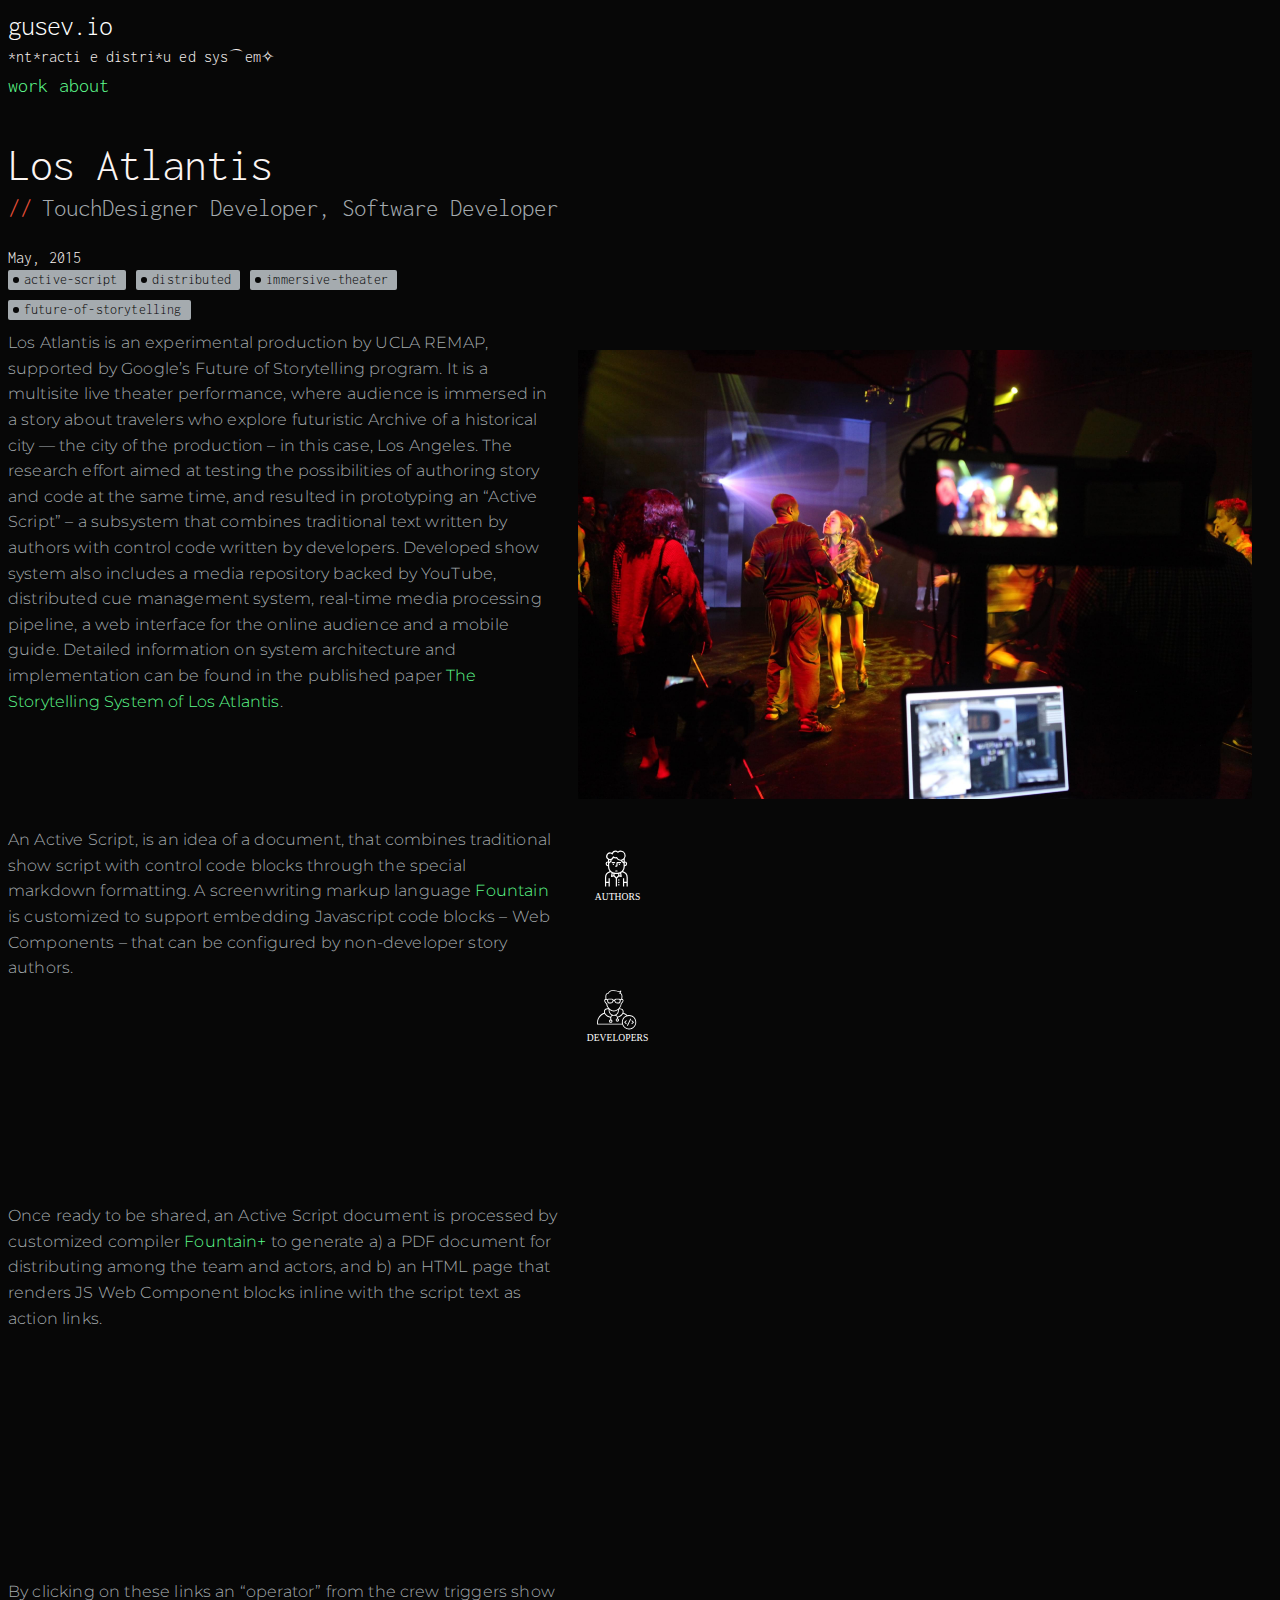
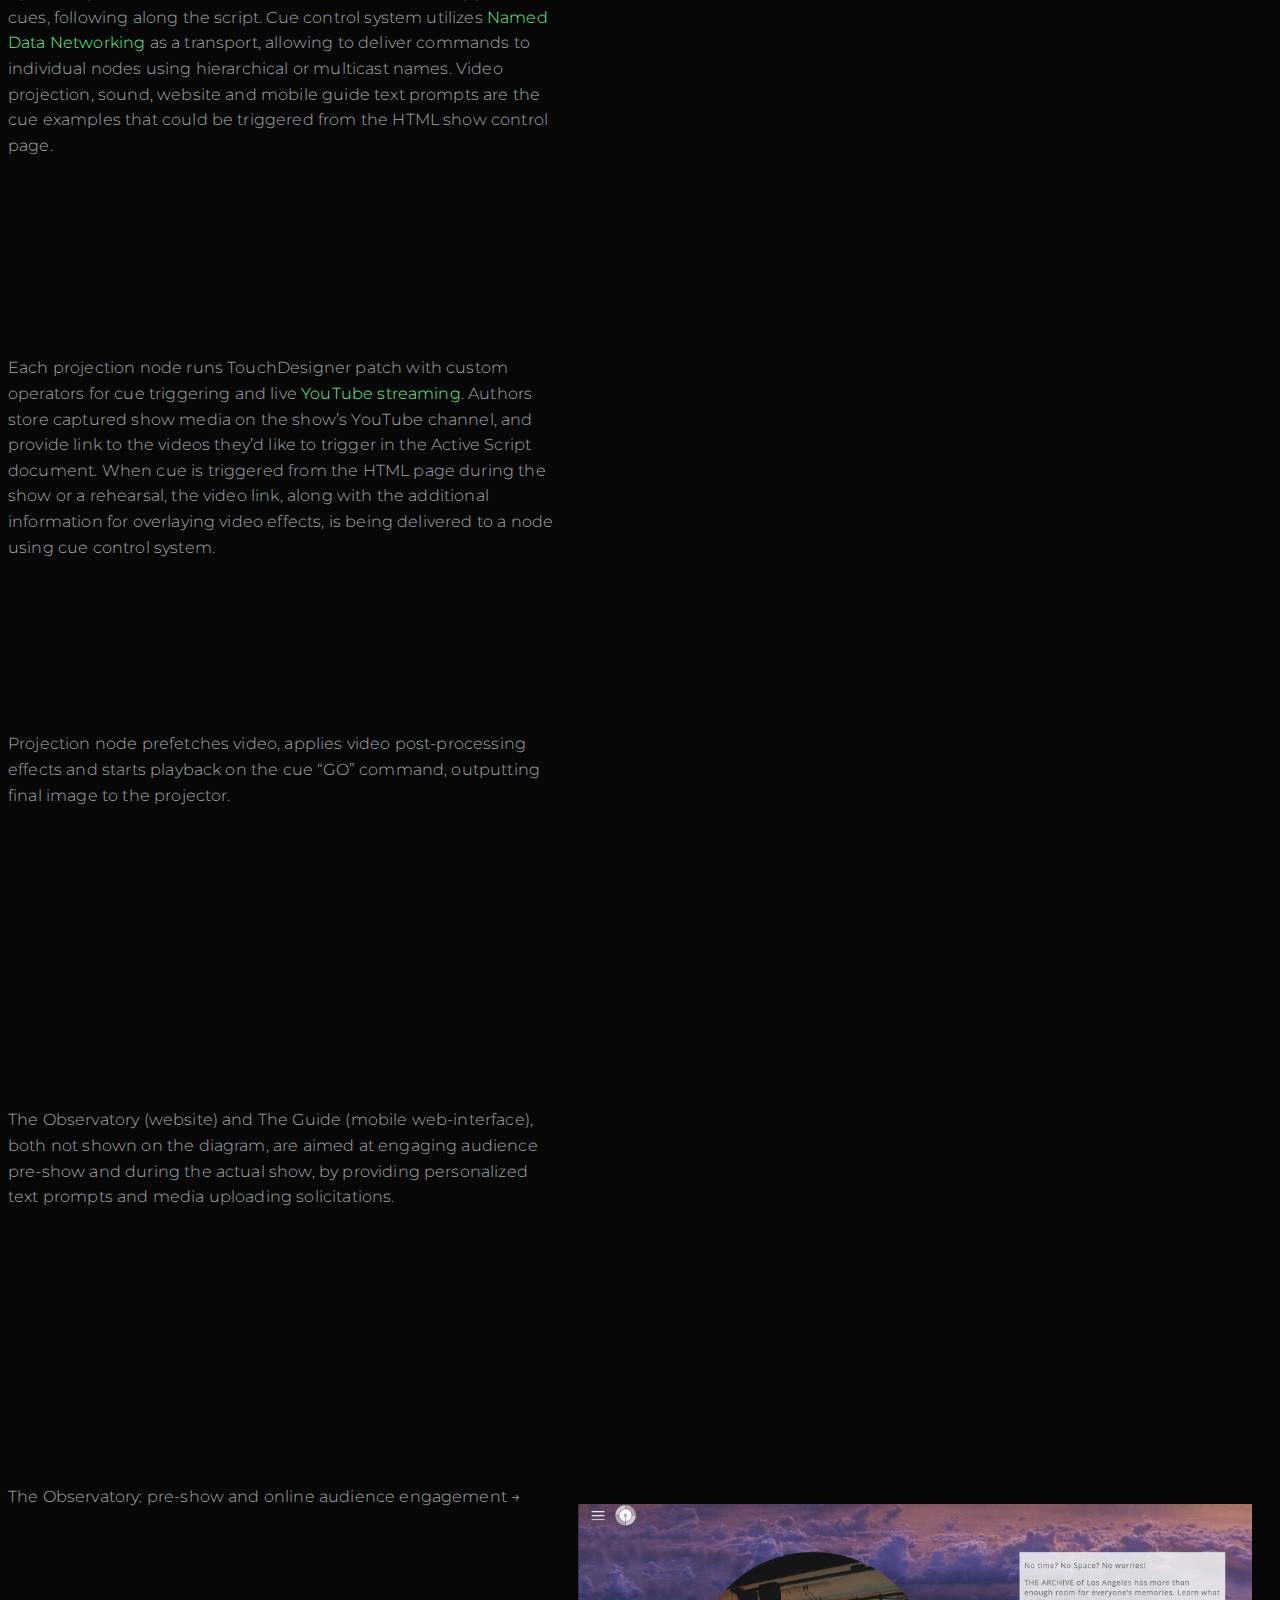
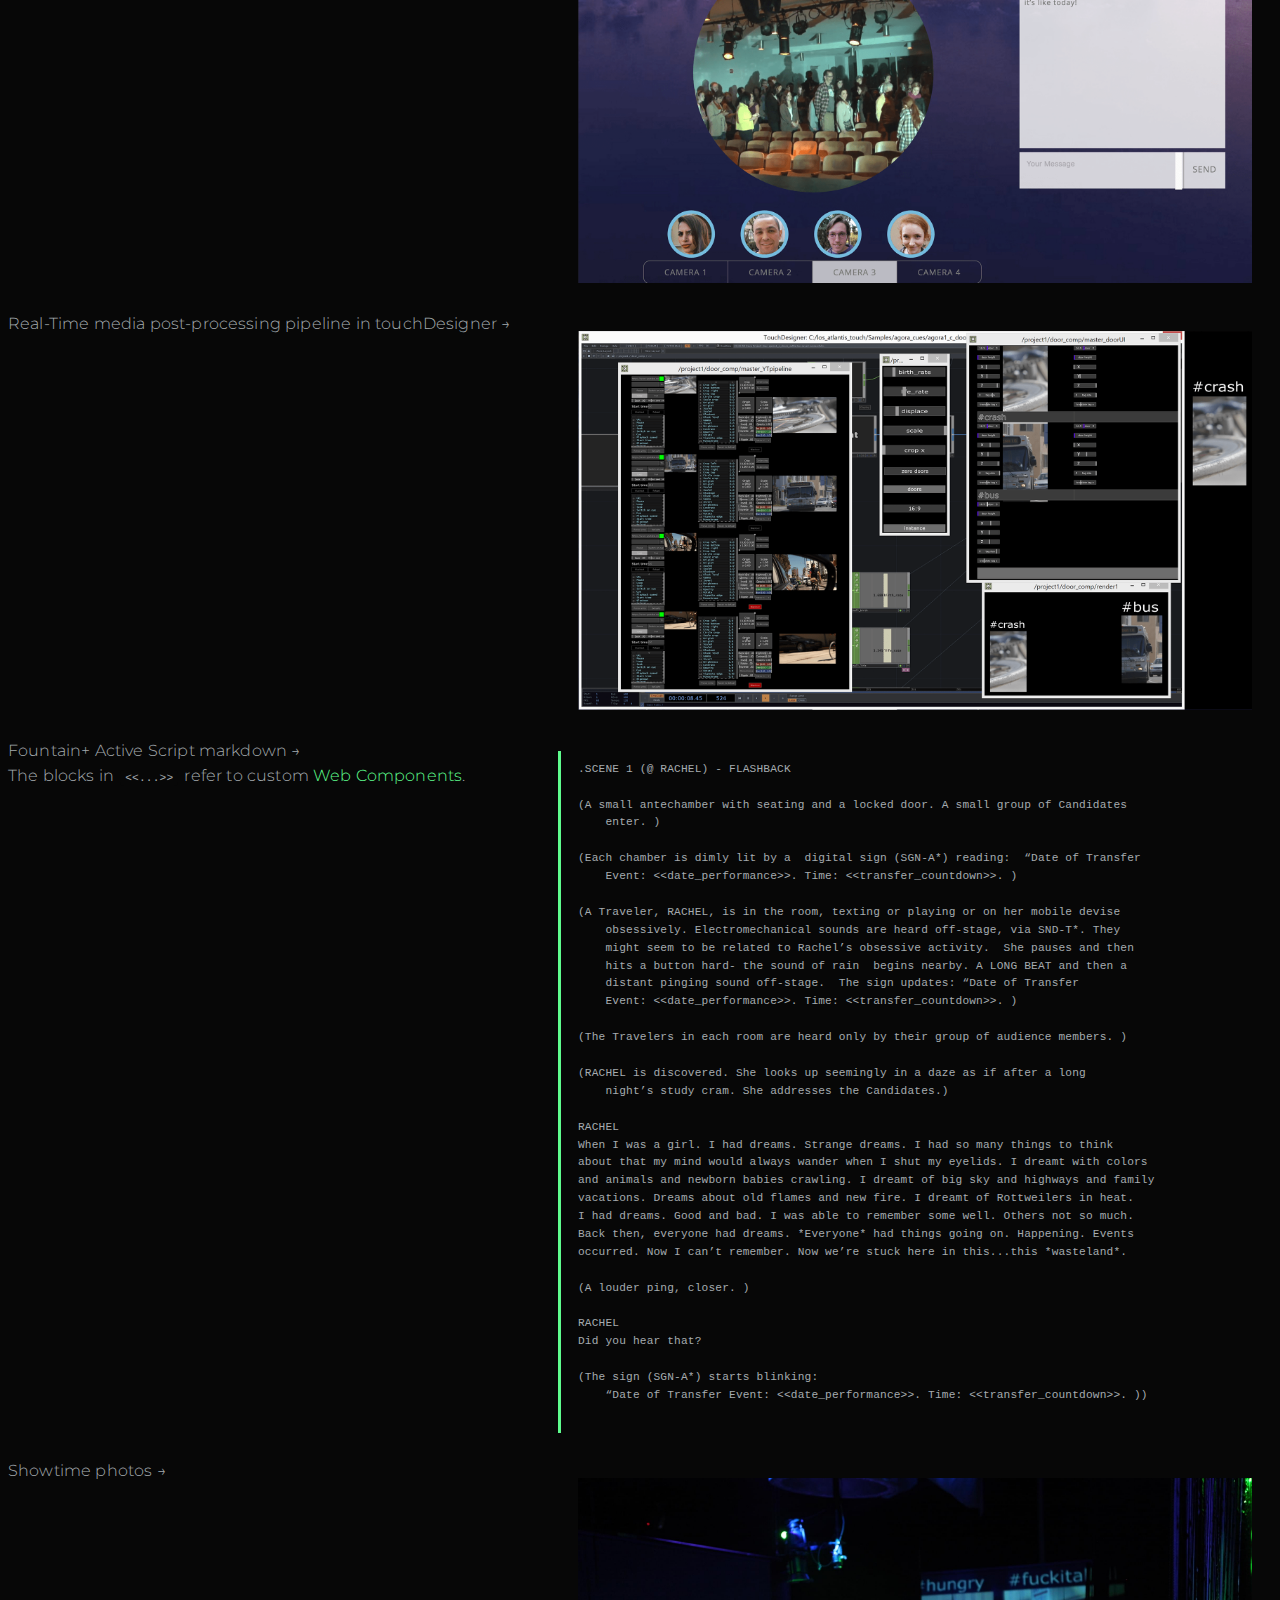
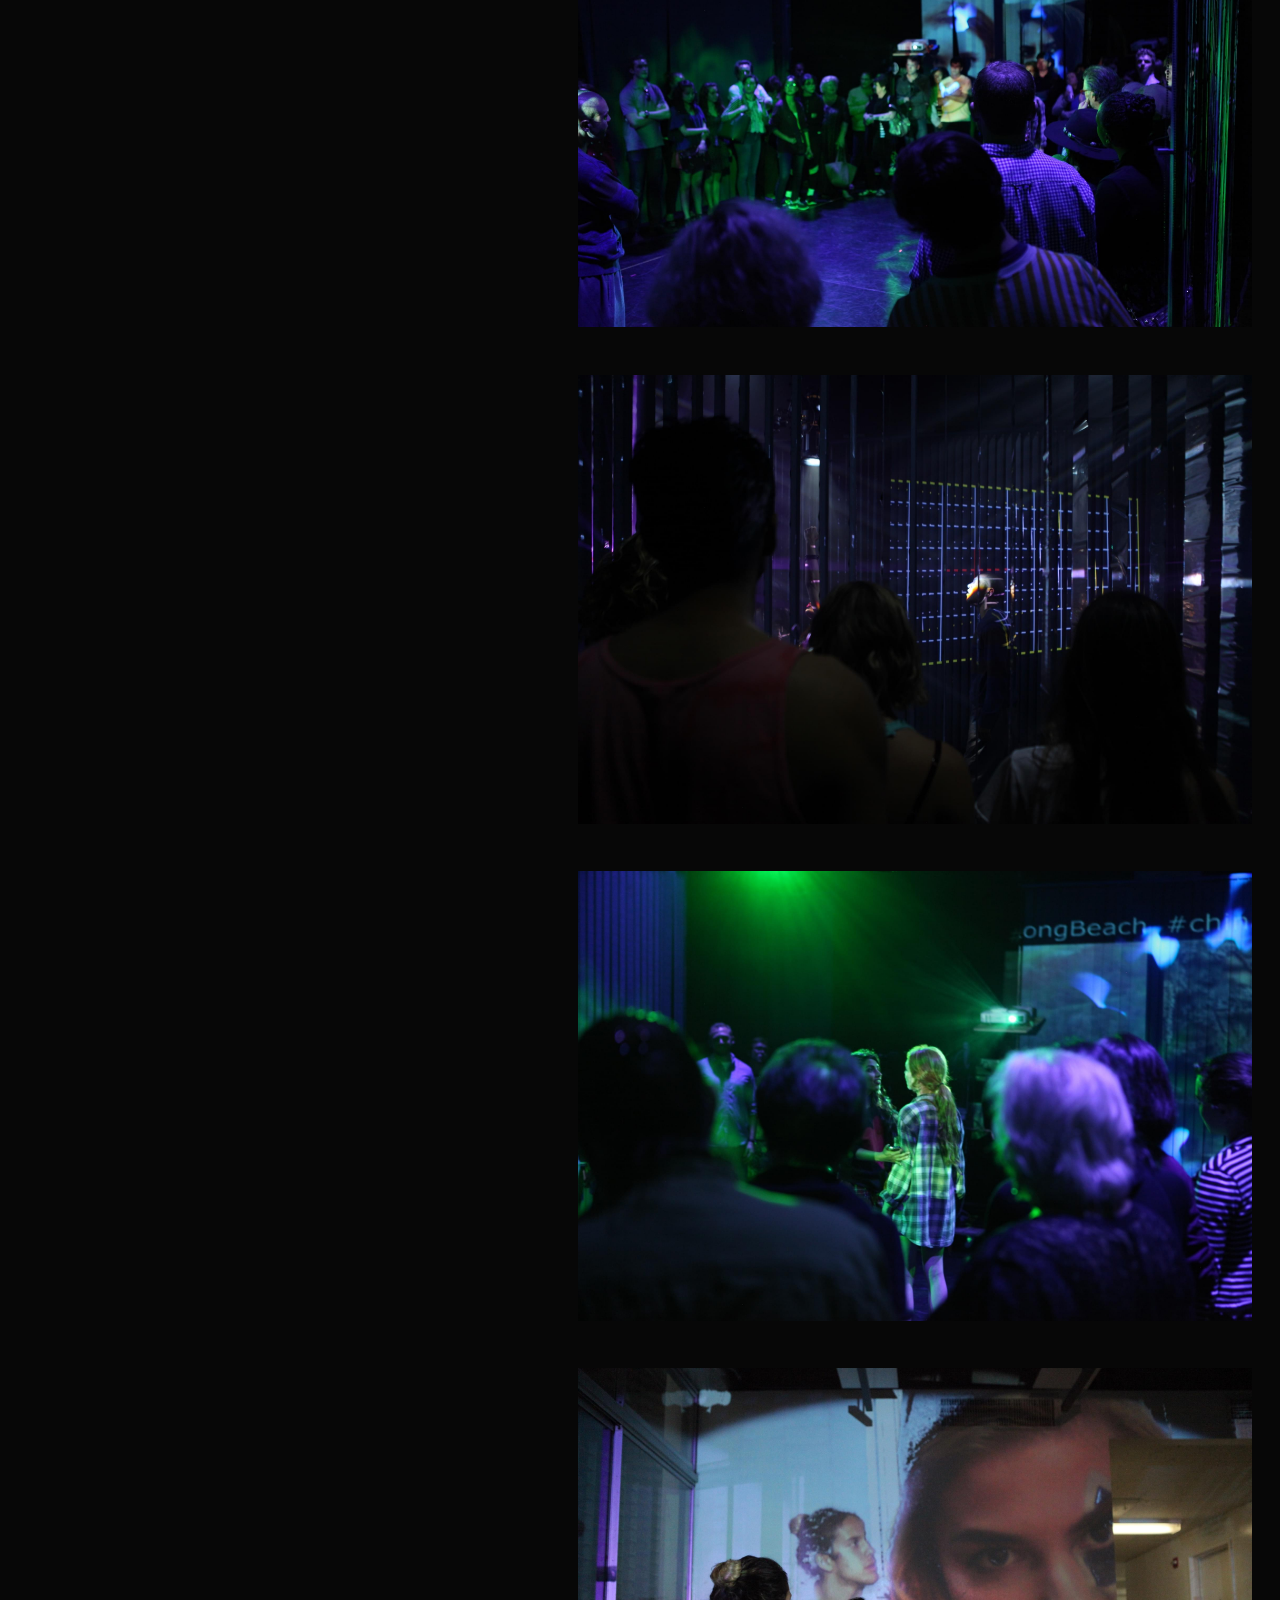
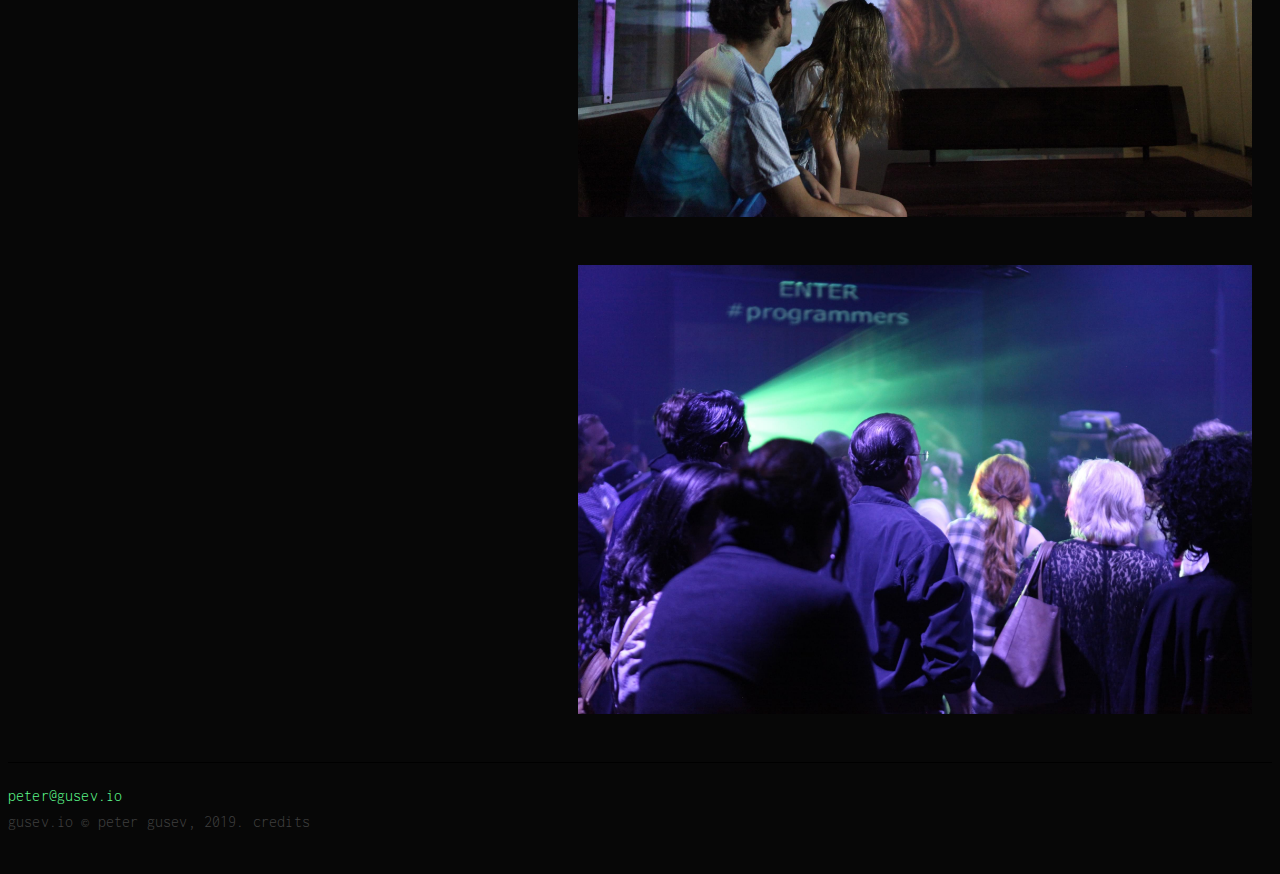
<file: projects/2015/05/30/los-atlantis.html>
<!DOCTYPE html>
<html>

  <head>
    <meta charset="utf-8">
    <meta http-equiv="x-ua-compatible" content="ie=edge">
    <meta name="viewport" content="width=device-width, initial-scale=1">

    <!-- JEKYLL_ENV=production -->
    
    <!-- Global site tag (gtag.js) - Google Analytics -->
<script async src="https://www.googletagmanager.com/gtag/js?id=UA-133757363-1"></script>
<script>
  window.dataLayer = window.dataLayer || [];
  function gtag(){dataLayer.push(arguments);}
  gtag('js', new Date());

  gtag('config', 'UA-133757363-1');
</script>

    

    <link rel="stylesheet" href="/assets/css/main.css">


    <!-- Begin Jekyll SEO tag v2.5.0 -->
<title>Los Atlantis | gusev.io</title>
<meta name="generator" content="Jekyll v3.8.5" />
<meta property="og:title" content="Los Atlantis" />
<meta property="og:locale" content="en_US" />
<meta name="description" content="Storytelling systems" />
<meta property="og:description" content="Storytelling systems" />
<link rel="canonical" href="http://127.0.0.1:4000/projects/2015/05/30/los-atlantis.html" />
<meta property="og:url" content="http://127.0.0.1:4000/projects/2015/05/30/los-atlantis.html" />
<meta property="og:site_name" content="gusev.io" />
<meta property="og:type" content="article" />
<meta property="article:published_time" content="2015-05-30T00:00:00-07:00" />
<script type="application/ld+json">
{"mainEntityOfPage":{"@type":"WebPage","@id":"http://127.0.0.1:4000/projects/2015/05/30/los-atlantis.html"},"url":"http://127.0.0.1:4000/projects/2015/05/30/los-atlantis.html","description":"Storytelling systems","headline":"Los Atlantis","@type":"BlogPosting","dateModified":"2015-05-30T00:00:00-07:00","datePublished":"2015-05-30T00:00:00-07:00","@context":"http://schema.org"}</script>
<!-- End Jekyll SEO tag -->


    <link rel="shortcut icon" href="/assets/favicon.png" type="image/x-icon">
<link rel="icon" href="/assets/favicon.png" type="image/x-icon">
<meta name="referrer" content="origin">

</head>


  <body>

    <!-- <main class="wrapper"> -->

      <div class="container">

        <header class="site-header">
  <a class="site-title" href="/"><h3 class="glitch" data-text="peter">gusev.io</h3></a>
  <div class="scrambler"></div>
  <nav class="navbar">
    <ul>
    
    <li class="nav-item">
      <a href="/" >
        work
      </a>
    </li>
    
    <li class="nav-item">
      <a href="/about/" >
        about
      </a>
    </li>
    
    </ul>
  </nav>

</header>


        <div class="content">
          <div class="project-page">
  <header>
    <div class="project-header">

      <h1 class="project-title">Los Atlantis</h1>
      <h3 class="project-roles"><span>//</span>TouchDesigner Developer, Software Developer</h3>
      <p>May, 2015 </p>
      <ul class="project-tags">
        
        
        <li class="project-tag"><nobr>active-script</nobr>&nbsp;</li>
        
        
        <li class="project-tag"><nobr>distributed</nobr>&nbsp;</li>
        
        
        <li class="project-tag"><nobr>immersive-theater</nobr>&nbsp;</li>
        
        
        <li class="project-tag"><nobr>future-of-storytelling</nobr>&nbsp;</li>
        
      </ul>
    </div>
  </header>

  <article class="project-content">
    <p>Los Atlantis is an experimental production by UCLA REMAP, supported by Google’s Future of Storytelling program.
It is a multisite live theater performance, where audience is immersed in a story about travelers who explore futuristic Archive of a historical city — the city of the production – in this case, Los Angeles.
The research effort aimed at testing the possibilities of authoring story and code at the same time, and resulted in prototyping an “Active Script” – a subsystem that combines traditional text written by authors with control code written by developers.
Developed show system also includes a media repository backed by YouTube, distributed cue management system, real-time media processing pipeline, a web interface for the online audience and a mobile guide.
Detailed information on system architecture and implementation can be found in the published paper <a href="https://named-data.net/publications/storytelling_systems_los_atlantis/">The Storytelling System of Los Atlantis</a>.</p>

<p><img src="/assets/posts/los-atlantis/1.JPG" alt="" /></p>

<p>An Active Script, is an idea of a document, that combines traditional show script with control code blocks through the special markdown formatting.
A screenwriting markup language <a href="https://fountain.io/">Fountain</a> is customized to support embedding Javascript code blocks – Web Components – that can be configured by non-developer story authors.</p>

<div class="scrollable-svg">
    <svg xmlns="http://www.w3.org/2000/svg" xmlns:xl="http://www.w3.org/1999/xlink" version="1.1" viewBox="153 101 1124 547" xmlns:dc="http://purl.org/dc/elements/1.1/">
    <metadata> Produced by OmniGraffle 6.6.2. Hacked by peetonn ᕕ(⌐■-■)ᕗ</metadata>
    <defs>
        <font-face font-family="Helvetica Neue" font-size="16" panose-1="2 0 5 3 0 0 0 2 0 4" units-per-em="1000" underline-position="-100" underline-thickness="50" slope="0" x-height="517" cap-height="714" ascent="951.99585" descent="-212.99744" font-weight="500">
            <font-face-src>
                <font-face-name name="HelveticaNeue" />
            </font-face-src>
        </font-face>
        <font-face font-family="Helvetica Neue" font-size="10" panose-1="2 0 5 3 0 0 0 2 0 4" units-per-em="1000" underline-position="-100" underline-thickness="50" slope="0" x-height="517" cap-height="714" ascent="951.99585" descent="-212.99744" font-weight="500">
            <font-face-src>
                <font-face-name name="HelveticaNeue" />
            </font-face-src>
        </font-face>
        <marker orient="auto" overflow="visible" markerUnits="strokeWidth" id="FilledArrow_Marker" viewBox="-1 -4 10 8" markerWidth="10" markerHeight="8" color="white">
            <g>
                <path d="M 8 0 L 0 -3 L 0 3 Z" fill="currentColor" stroke="currentColor" stroke-width="1" />
            </g>
        </marker>
        <font-face font-family="Helvetica Neue" font-size="14" panose-1="2 0 5 3 0 0 0 2 0 4" units-per-em="1000" underline-position="-100" underline-thickness="50" slope="0" x-height="517" cap-height="714" ascent="951.99585" descent="-212.99744" font-weight="500">
            <font-face-src>
                <font-face-name name="HelveticaNeue" />
            </font-face-src>
        </font-face>
        <marker orient="auto" overflow="visible" markerUnits="strokeWidth" id="FilledArrow_Marker_2" viewBox="-1 -4 10 8" markerWidth="10" markerHeight="8" color="#ea5037">
            <g>
                <path d="M 8 0 L 0 -3 L 0 3 Z" fill="currentColor" stroke="currentColor" stroke-width="1" />
            </g>
        </marker>
        <marker orient="auto" overflow="visible" markerUnits="strokeWidth" id="FilledArrow_Marker_3" viewBox="-1 -4 10 8" markerWidth="10" markerHeight="8" color="#54ff7a">
            <g>
                <path d="M 8 0 L 0 -3 L 0 3 Z" fill="currentColor" stroke="currentColor" stroke-width="1" />
            </g>
        </marker>
        <g id="writer" fill="white">
            <!-- writer by Nhor from the Noun Project -->
            <path d="M39,21H34a2,2,0,0,0-2,2v4H31a1,1,0,0,0,0,2h1a2,2,0,0,0,2-2V23h5a1,1,0,0,0,0-2Z" />
            <path d="M29,21H25a1,1,0,0,0,0,2h4a1,1,0,0,0,0-2Z" />
            <path d="M33,35H31a1,1,0,0,0,0,2h2a1,1,0,0,0,0-2Z" />
            <circle cx="27" cy="25" r="1" />
            <circle cx="37" cy="25" r="1" />
            <rect x="35" y="50" width="2" height="2" />
            <rect x="35" y="54" width="2" height="2" />
            <rect x="35" y="58" width="2" height="2" />
            <path d="M43.289,36.509A12.1,12.1,0,0,0,46,28.891V28a4,4,0,0,0,0-8V15.311A8.492,8.492,0,0,0,39,2a8.4,8.4,0,0,0-4.559,1.331A6.454,6.454,0,0,0,30.5,2a6.534,6.534,0,0,0-5.906,3.788A6.494,6.494,0,0,0,18,16.968V20a4,4,0,0,0,0,8v.891a12.106,12.106,0,0,0,2.711,7.618A11.046,11.046,0,0,0,13,47V62h2V56h4v6h2V48H19v6H15V47a9.028,9.028,0,0,1,7.346-8.839,12.051,12.051,0,0,0,1.589,1.146l-.921,5.529a1,1,0,0,0,1.228,1.134l3.451-.863L31,48.414V62h2V48.414l3.307-3.307,3.451.863a1,1,0,0,0,1.228-1.134l-.921-5.529a11.986,11.986,0,0,0,1.589-1.146A9.027,9.027,0,0,1,49,47v7H45V48H43V62h2V56h4v6h2V47A11.045,11.045,0,0,0,43.289,36.509ZM42,18.443a8.5,8.5,0,0,0,2-1.085V21l-2-1.5ZM48,24a2,2,0,0,1-2,2V22A2,2,0,0,1,48,24ZM21.5,7a4.485,4.485,0,0,1,2.959,1.117A1,1,0,0,0,26.1,7.57a4.5,4.5,0,0,1,7.577-2.259A1,1,0,0,0,35,5.388,6.421,6.421,0,0,1,39,4a6.5,6.5,0,1,1-5.864,9.287,1,1,0,0,0-.9-.57.969.969,0,0,0-.316.052,4.516,4.516,0,0,1-4.375-.886,1,1,0,0,0-1.638.547A4.5,4.5,0,1,1,21.5,7Zm0,11c.169,0,.333-.024.5-.037V19.5L20,21V17.818A6.45,6.45,0,0,0,21.5,18ZM16,24a2,2,0,0,1,2-2v4A2,2,0,0,1,16,24Zm9.814,16.2A12.13,12.13,0,0,0,27,40.578V43.22l-1.763.44ZM32,46.586l-3-3V40.94c.368.034.737.06,1.109.06h3.782c.372,0,.741-.026,1.109-.06v2.646Zm6.763-2.926L37,43.22V40.578a12.13,12.13,0,0,0,1.186-.381ZM33.891,39H30.109A10.111,10.111,0,0,1,20,28.891V23.5l3.6-2.7A1,1,0,0,0,24,20V17.482a6.541,6.541,0,0,0,3.406-3.27,6.516,6.516,0,0,0,4.32.67A8.419,8.419,0,0,0,40,18.936V20a1,1,0,0,0,.4.8L44,23.5v5.391A10.111,10.111,0,0,1,33.891,39Z" />
        </g>
        <g id="dev" fill="white">
            <!-- developer by Creative Stall from the Noun Project -->
            <polygon points="58,49.8 56.9,50.9 59.3,53.2 56.9,55.6 58,56.7 61.5,53.2  " />
            <polygon points="48.3,49.8 44.9,53.2 48.3,56.7 49.4,55.6 47,53.2 49.4,50.9  " />
            <rect x="52.4" y="46.8" transform="matrix(-0.8962 -0.4436 0.4436 -0.8962 77.1895 124.5212)" width="1.5" height="12.8" />
            <path d="M53.2,41.2c-0.9,0-1.7,0.1-2.6,0.3c-1.9-1.9-4.2-3.2-6.8-4c0.5-2.3,0.3-4.1-0.9-5.4c-1.5-1.7-4-2-5.7-1.9   c1.9-2.1,3.3-4.8,3.4-7.9c0.9-0.8,3.4-3,3.3-5.4c-0.1-2.4-1.7-2.5-2.1-2.5c0,0-0.1,0-0.1,0l0.4-3.6c0.2-4.3-1.7-5.9-3.1-6.5   C40.4,2.3,40,1,40,0.9l-0.3-0.9l-0.8,0.6c-0.9,0.6-1.8,0.9-2.7,0.9c-0.6,0-1-0.2-1-0.2c-2.7-1.2-8.4-1.5-8.7-1.5   c-5.9,0-7.7,3-8.1,4.2c-5,0.6-4.8,5.6-4.7,8c0,0.4,0,0.8,0,1.1c0,0.5,0,1,0.1,1.5c-0.7,0-2,0.4-2,2.5c-0.1,2.4,2.4,4.7,3.3,5.4   c0.1,2.9,1.4,5.5,3.2,7.6c-1.7,0-4.4,0.2-5.9,1.9c-1.1,1.3-1.4,3.1-0.8,5.5c-7,2.3-11.8,9-11.8,16.4v3.2h42   c1.6,4.7,6.1,8.1,11.3,8.1c6.6,0,12-5.4,12-12C65.2,46.6,59.8,41.2,53.2,41.2z M41.8,33.1c0.9,1,1,2.6,0.3,4.8   c-0.1,0.2-2.1,4.5-8.1,6.1c-0.4-1.1-1.2-2-2.3-2.5c0.9-0.5,1.6-1.1,2.2-1.8c2.3-2.7,2.4-6.4,2.4-7.9C37.7,31.6,40.5,31.6,41.8,33.1   z M33.6,48.4c0.7,0,1.2,0.6,1.2,1.2c0,0.7-0.6,1.2-1.2,1.2c-0.7,0-1.3-0.6-1.3-1.2C32.4,49,32.9,48.4,33.6,48.4z M27.4,41   c-2.1-0.2-3.8-1-4.9-2.3c-1.7-2-2-4.9-2.1-6.4c2.3,1.8,4.9,2.9,7.4,2.9c2.1,0,4.8-1,7.1-2.8c0,1.6-0.4,4.4-2.1,6.4   C31.7,40,30,40.8,27.9,41H27.4z M19,5.4l0.6,0l0.1-0.6c0,0,0.7-3.6,6.8-3.6c0.1,0,5.6,0.3,8.1,1.4c0.1,0,0.7,0.3,1.6,0.3   c0.7,0,1.4-0.1,2-0.4C38,2.9,37.6,3.4,37.1,4L36,5.2l1.6,0.1c0.1,0,3.3,0.3,3,5.3l-0.4,3.6l-1.7,0.7c-0.4-0.5-1-0.7-1.3-0.8   C36.4,14,35.6,14,34.6,14c-1.7,0-3.3,0.2-3.4,0.2c-1.3,0.2-2.2,0.6-2.6,1.4c0,0.1,0,0.1-0.1,0.2h-1.3c0-0.1,0-0.1-0.1-0.2   c-0.4-0.8-1.3-1.3-2.6-1.4c-0.1,0-1.7-0.2-3.4-0.2c-1,0-1.9,0.1-2.5,0.2c-0.3,0.1-0.9,0.3-1.3,0.8l-2-0.8c0-0.4-0.1-0.7-0.1-1   c0-0.3,0-0.7,0-1.2C15,8.6,15.2,5.6,19,5.4z M37.5,17.3L37.4,18c-0.3,1.8-0.4,2.1-1.3,2.3c0,0-1,0.2-2.2,0.2   c-1.3,0-2.2-0.3-2.7-0.7c-0.2-0.3-0.8-1.4-1.3-2.7c0,0-0.2-0.5,0-0.8c0.2-0.3,0.7-0.5,1.4-0.6c0,0,1.6-0.2,3.3-0.2   c0.9,0,1.7,0.1,2.2,0.2C36.9,15.6,37.8,15.8,37.5,17.3z M25.7,17.2c-0.5,1.3-1.1,2.4-1.3,2.6c-0.5,0.5-1.4,0.7-2.7,0.7   c-1.1,0-2.1-0.2-2.1-0.2c0,0,0,0,0,0c-0.9-0.3-1-0.6-1.3-2.4l-0.1-0.7c-0.2-1.4,0.5-1.6,0.7-1.7c0.5-0.1,1.3-0.2,2.2-0.2   c1.6,0,3.2,0.2,3.2,0.2c0.8,0.1,1.3,0.3,1.4,0.6C26,16.6,25.8,17.1,25.7,17.2z M16.6,21.8l-0.3-0.2c-0.9-0.7-3.1-2.7-3-4.4   c0-1.1,0.4-1.1,0.7-1.1c0.4,0,0.8-0.2,1-0.4l1.7,0.7c-0.1,0.4-0.1,0.8,0,1.3l0.1,0.7c0.3,1.8,0.5,3,2.4,3.6c0,0,1.2,0.2,2.5,0.2   c1.8,0,3.1-0.4,3.9-1.3l0.1-0.1c0-0.1,0.9-1.4,1.5-2.9c0,0,0.1-0.3,0.2-0.6h1.1c0.1,0.3,0.2,0.5,0.2,0.5c0.6,1.6,1.5,2.9,1.5,3   l0.1,0.1c0.8,0.8,2.1,1.3,3.9,1.3c1.3,0,2.4-0.2,2.5-0.3c1.9-0.6,2.1-1.7,2.4-3.5l0.1-0.7c0.1-0.5,0.1-0.9,0-1.3l1.6-0.6   c0.2,0.1,0.4,0.2,0.6,0.2l0.3,0c0.1,0,0.2,0,0.3,0c0.2,0,0.6,0,0.6,1.1c0,1.7-2.2,3.8-3,4.4l-0.3,0.2v0.4c0,3.3-1.8,6.4-4.2,8.5   l0,0l0,0c-2.2,1.9-4.9,3.1-7,3.1c-5,0-11.1-5.1-11.2-11.4L16.6,21.8z M13.6,33.1c1.3-1.5,4.1-1.5,5.4-1.4c0,1.6,0.1,5.3,2.4,7.9   c0.7,0.9,1.6,1.5,2.7,2c-0.9,0.6-1.6,1.5-2,2.5c-6.6-1.5-8.8-6.1-8.8-6.2C12.6,35.7,12.7,34.1,13.6,33.1z M22.6,50.2   c0.7,0,1.3,0.6,1.3,1.2c0,0.7-0.6,1.2-1.3,1.2c-0.7,0-1.3-0.6-1.3-1.2C21.4,50.7,21.9,50.2,22.6,50.2z M1.3,55.7v-1.7   c0-6.8,4.4-12.8,10.8-15c0.8,1.4,3.5,5.3,9.7,6.7v3.1c-1.2,0.3-2,1.4-2,2.6c0,1.5,1.2,2.7,2.8,2.7s2.8-1.2,2.8-2.7   c0-1.3-0.8-2.3-2-2.6v-3.3c0-1.7,1.3-3,3-3h1c0.1,0,0.2,0,0.3,0l0,0h0.1l0,0c0.1,0,0.2,0,0.3,0h1.9c1.7,0,3,1.3,3,3V47   c-1.2,0.3-2,1.4-2,2.6c0,1.5,1.2,2.7,2.7,2.7c1.5,0,2.7-1.2,2.7-2.7c0-1.3-0.8-2.3-2-2.6v-1.5c0,0,0,0,0,0c5.7-1.5,8.2-5.2,8.9-6.6   c2.1,0.6,4,1.7,5.6,3.1c-4.5,1.7-7.8,6.1-7.8,11.2c0,0.8,0.1,1.7,0.3,2.4H1.3z M53.2,63.7c-5.8,0-10.5-4.7-10.5-10.5   s4.7-10.5,10.5-10.5s10.5,4.7,10.5,10.5S59,63.7,53.2,63.7z" />
        </g>
        <g fill="white" id="crew">
            <!-- writer by Nhor from the Noun Project -->
            <circle cx="27" cy="25" r="1" />
            <circle cx="37" cy="25" r="1" />
            <path d="M41.305,37.431A13.952,13.952,0,0,0,45.949,28H46a4,4,0,0,0,0-8A13.989,13.989,0,0,0,39.36,8.113,7.459,7.459,0,0,0,38.631,6H42V4H37.088A7.472,7.472,0,0,0,26.912,4H22V6h3.369a7.459,7.459,0,0,0-.729,2.113A13.989,13.989,0,0,0,18,20a4,4,0,0,0,0,8h.051A13.952,13.952,0,0,0,22.7,37.431,13.054,13.054,0,0,0,13,50V62h2V56h2.066A8.825,8.825,0,0,0,19,60.38V62h2V60a1,1,0,0,0-.293-.707A6.608,6.608,0,0,1,19,55a6.715,6.715,0,0,1,1.707-4.293A1,1,0,0,0,21,50V48H19v1.62A8.825,8.825,0,0,0,17.066,54H15V50a11.051,11.051,0,0,1,7.152-10.3,9.992,9.992,0,0,0,19.7,0A11.051,11.051,0,0,1,49,50v4H46.934A8.825,8.825,0,0,0,45,49.62V48H43v2a1,1,0,0,0,.293.707A6.608,6.608,0,0,1,45,55a6.715,6.715,0,0,1-1.707,4.293A1,1,0,0,0,43,60v2h2V60.38A8.825,8.825,0,0,0,46.934,56H49v6h2V50A13.054,13.054,0,0,0,41.305,37.431Zm1.134-14.683A4.982,4.982,0,0,0,33.1,24H30.9a4.982,4.982,0,0,0-9.338-1.252L20,20.667v-.673l2.1-.014a.918.918,0,0,0,.189-.019,7.08,7.08,0,0,0,4.717-3.345A7,7,0,0,0,33,20h1a1,1,0,0,0,1-1V17.9A6.98,6.98,0,0,0,40,20h4v.667ZM41,25a3,3,0,1,1-3-3A3,3,0,0,1,41,25ZM29,25a3,3,0,1,1-3-3A3,3,0,0,1,29,25Zm19-1a2,2,0,0,1-2,2V22A2,2,0,0,1,48,24ZM27.174,6.865a5.5,5.5,0,0,1,9.652,0c-.07-.026-.143-.043-.214-.068-.263-.092-.527-.178-.8-.255-.158-.045-.316-.083-.476-.123-.249-.061-.5-.122-.753-.17-.218-.041-.437-.069-.656-.1-.2-.028-.405-.063-.612-.082C32.88,6.025,32.441,6,32,6s-.88.025-1.318.067c-.207.019-.408.054-.612.082-.219.031-.438.059-.656.1-.254.048-.5.109-.753.17-.16.04-.318.078-.476.123-.27.077-.534.163-.8.255C27.317,6.822,27.244,6.839,27.174,6.865Zm-1.1,2.712A11.987,11.987,0,0,1,43.819,18H40a5.006,5.006,0,0,1-5-5,1,1,0,0,0-2,0v5a5.006,5.006,0,0,1-5-5,1,1,0,0,0-2,0,5.1,5.1,0,0,1-4.01,4.981l-1.808.012A12.016,12.016,0,0,1,26.077,9.577ZM16,24a2,2,0,0,1,2-2v4A2,2,0,0,1,16,24Zm4,3V24l1.039,1.386A4.986,4.986,0,0,0,30.9,26h2.2a4.986,4.986,0,0,0,9.86-.615L44,24v3a12,12,0,0,1-24,0ZM32,46a7.974,7.974,0,0,1-7.914-6.832c.276-.048.557-.08.84-.107a13.873,13.873,0,0,0,14.148,0c.283.027.564.059.84.107A7.974,7.974,0,0,1,32,46Z" />
            <path d="M31,37h2a1,1,0,0,0,0-2H31a1,1,0,0,0,0,2Z" />
        </g>
    </defs>
    <!-- step initial -->
    <g stroke="none" stroke-opacity="1" stroke-dasharray="none" fill="none" fill-opacity="1">
        <g class="svg-anim-block"><!-- writer -->
            <text transform="translate(180.5 174.776)" fill="white">
                <tspan font-family="Helvetica Neue" font-size="16" font-weight="500" fill="white" x=".428" y="15" textLength="76.144">AUTHORS</tspan>
            </text>
            <use xlink:href="#writer" transform="translate(185 105)" />
        </g>
        <g class="svg-anim-block"><!-- developer -->
            <text transform="translate(167 409.401)" fill="white">
                <tspan font-family="Helvetica Neue" font-size="16" font-weight="500" fill="white" x=".44" y="15" textLength="103.12">DEVELOPERS</tspan>
            </text>
            <use xlink:href="#dev" transform="translate(185 340)" />
        </g>
    </g>
    <!-- step - active script -->
    <g stroke="none" stroke-opacity="1" stroke-dasharray="none" fill="none" fill-opacity="1">
        <g class="svg-anim-block"><!-- active script -->
            <path d="M 504 197.262 C 504 180.2106 502.1712 178.101 488.81232 161.226 L 488.6712 161.0514 C 475.24176 144 475.10208 144 461.31984 144 C 442.96848 144 360 144 360 144 L 360 324 L 504 324 L 504 197.262 Z M 504 196.3836 C 504 180.2106 503.85888 180.2106 475.10208 180.2106 L 475.10208 180.2106 C 475.10208 144.1764 475.10208 144 462.16368 144" stroke="white" stroke-linecap="round" stroke-linejoin="round" stroke-width="1" />
            <text transform="translate(380 149)" fill="white">
                <tspan font-family="Helvetica Neue" font-size="16" font-weight="500" fill="white" x="24.6" y="15" textLength="59.248">ACTIVE </tspan>
                <tspan font-family="Helvetica Neue" font-size="16" font-weight="500" fill="white" x="23.712" y="33.447998" textLength="56.576">SCRIPT</tspan>
            </text>
        </g>
        <g class="svg-anim-path">
            <line x1="245.66129" y1="152.74376" x2="370.76411" y2="212.54134" marker-end="url(#FilledArrow_Marker)" stroke="white" stroke-linecap="round" stroke-linejoin="round" stroke-width=".8" />
        </g>
        <g class="svg-anim-path">
            <line x1="378" y1="207" x2="486" y2="207" stroke="white" stroke-linecap="round" stroke-linejoin="round" stroke-width="1" />
        </g>
        <g class="svg-anim-path">
            <line x1="378" y1="216" x2="486" y2="216" stroke="white" stroke-linecap="round" stroke-linejoin="round" stroke-width="1" />
        </g>
        <g class="svg-anim-path">
            <line x1="378" y1="225" x2="486" y2="225" stroke="white" stroke-linecap="round" stroke-linejoin="round" stroke-width="1" />
        </g>
        <g class="svg-anim-path">
            <line x1="378" y1="234" x2="450" y2="234" stroke="white" stroke-linecap="round" stroke-linejoin="round" stroke-width="1" />
            <line x1="245.66129" y1="362.17037" x2="474.23374" y2="255.39438" marker-end="url(#FilledArrow_Marker_2)" stroke="#ea5037" stroke-linecap="round" stroke-linejoin="round" stroke-width=".8" />
        </g>
        <g class="svg-anim-block">
            <rect x="468" y="234" width="54" height="18" fill="black" />
            <rect x="468" y="234" width="54" height="18" stroke="#ea5037" stroke-linecap="round" stroke-linejoin="round" stroke-width="1" />
            <text transform="translate(473 234.804)" fill="white">
                <tspan font-family="Helvetica Neue" font-size="14" font-weight="500" fill="white" x="13.831" y="13" textLength="16.338">JS</tspan>
            </text>
        </g>
        <g class="svg-anim-path">
            <line x1="378" y1="243" x2="450" y2="243" stroke="white" stroke-linecap="round" stroke-linejoin="round" stroke-width="1" />
        </g>
        <g class="svg-anim-path">
            <line x1="378" y1="251" x2="450" y2="251" stroke="white" stroke-linecap="round" stroke-linejoin="round" stroke-width="1" />
            <line x1="245.66129" y1="355.94745" x2="348.93146" y2="283.60159" marker-end="url(#FilledArrow_Marker_2)" stroke="#ea5037" stroke-linecap="round" stroke-linejoin="round" stroke-width=".8" />
        </g>

        <g class="svg-anim-block">
            <rect x="342" y="261" width="54" height="18" fill="black" />
            <rect x="342" y="261" width="54" height="18" stroke="#ea5037" stroke-linecap="round" stroke-linejoin="round" stroke-width="1" />
            <text transform="translate(347 261.804)" fill="white">
                <tspan font-family="Helvetica Neue" font-size="14" font-weight="500" fill="white" x="13.831" y="13" textLength="16.338">JS</tspan>
            </text>
        </g>
        <g class="svg-anim-path">
            <line x1="414" y1="261" x2="486" y2="261" stroke="white" stroke-linecap="round" stroke-linejoin="round" stroke-width="1" />
        </g>
        <g class="svg-anim-path">
            <line x1="414" y1="269.5" x2="486" y2="269.5" stroke="white" stroke-linecap="round" stroke-linejoin="round" stroke-width="1" />
        </g>
        <g class="svg-anim-path">
            <line x1="414" y1="278" x2="486" y2="278" stroke="white" stroke-linecap="round" stroke-linejoin="round" stroke-width="1" />
        </g>
        <g class="svg-anim-path">
            <line x1="378" y1="288" x2="450" y2="288" stroke="white" stroke-linecap="round" stroke-linejoin="round" stroke-width="1" />
            <line x1="245.66129" y1="365.51437" x2="450.93772" y2="295.36782" marker-end="url(#FilledArrow_Marker_2)" stroke="#ea5037" stroke-linecap="round" stroke-linejoin="round" stroke-width=".8" />
        </g>
        <g class="svg-anim-block">
            <rect x="459" y="288" width="54" height="18" fill="black" />
            <rect x="459" y="288" width="54" height="18" stroke="#ea5037" stroke-linecap="round" stroke-linejoin="round" stroke-width="1" />
            <text transform="translate(464 288.804)" fill="white">
                <tspan font-family="Helvetica Neue" font-size="14" font-weight="500" fill="white" x="13.831" y="13" textLength="16.338">JS</tspan>
            </text>
        </g>
        <g class="svg-anim-path">
            <line x1="378" y1="297" x2="450" y2="297" stroke="white" stroke-linecap="round" stroke-linejoin="round" stroke-width="1" />
        </g>
        <g class="svg-anim-path">
            <line x1="378" y1="305" x2="450" y2="305" stroke="white" stroke-linecap="round" stroke-linejoin="round" stroke-width="1" />
        </g>
    </g>
    <!-- step html page -->
    <g stroke="none" stroke-opacity="1" stroke-dasharray="none" fill="none" fill-opacity="1">
        <!-- <g stroke="none" stroke-opacity="1" stroke-dasharray="none" fill="none" fill-opacity="1"> -->
            <g class="svg-anim-path">
                <line x1="245.66129" y1="374.625" x2="366.98" y2="374.625" marker-end="url(#FilledArrow_Marker)" stroke="white" stroke-linecap="round" stroke-linejoin="round" stroke-width=".8" />
            </g>
            <g class="svg-anim-block">
                <rect x="375" y="356.625" width="114" height="36" stroke="white" stroke-linecap="round" stroke-linejoin="round" stroke-width="1" />
                <text transform="translate(380 365.401)" fill="white">
                    <tspan font-family="Helvetica Neue" font-size="16" font-weight="500" fill="white" x="8.088" y="15" textLength="53.632">FOUNT</tspan>
                    <tspan font-family="Helvetica Neue" font-size="16" font-weight="500" fill="white" x="60.248" y="15" textLength="35.664">AIN+</tspan>
                </text>
            </g>
        <!-- </g> -->
        <g class="svg-anim-path">
            <path d="M 432 324 L 432 335.9 L 432 344.725 L 432 346.725" marker-end="url(#FilledArrow_Marker)" stroke="white" stroke-linecap="round" stroke-linejoin="round" stroke-width="1" />
        </g>
        <g class="svg-anim-path">
            <path d="M 432 392.625 L 432 404.525 L 432 413.35 L 432 415.35" marker-end="url(#FilledArrow_Marker)" stroke="white" stroke-linecap="round" stroke-linejoin="round" stroke-width="1" />
        </g>
        <g class="svg-anim-block"><!-- html doc -->
            <path d="M 360 425.25 L 504 425.25 L 504 605.25 L 360 605.25 Z M 374.4 425.25 L 374.4 605.25 M 489.6 605.25 L 489.6 425.25" stroke="white" stroke-linecap="round" stroke-linejoin="round" stroke-width="1" />
            <text transform="translate(394.4 430.25)" fill="white">
                <tspan font-family="Helvetica Neue" font-size="16" font-weight="500" fill="white" x="15.816" y="15" textLength="43.568">HTML</tspan>
            </text>
        </g>
        <g class="svg-anim-path">
            <line x1="387" y1="461.25" x2="477" y2="461.25" stroke="white" stroke-linecap="round" stroke-linejoin="round" stroke-width="1" />
        </g>
        <g class="svg-anim-path">
            <line x1="387" y1="470.25" x2="477" y2="470.25" stroke="white" stroke-linecap="round" stroke-linejoin="round" stroke-width="1" />
        </g>
        <g class="svg-anim-path">
            <line x1="387" y1="479.25" x2="477" y2="479.25" stroke="white" stroke-linecap="round" stroke-linejoin="round" stroke-width="1" />
        </g>
        <g class="svg-anim-block">
            <text transform="translate(387 491.11)" fill="white">
                <tspan font-family="Helvetica Neue" font-size="10" font-weight="500" fill="white" x="0" y="10" textLength="13.16">Q0</tspan>
            </text>
            <text transform="translate(405 491.11)" fill="#54ff7a">
                <tspan font-family="Helvetica Neue" font-size="10" font-weight="500" fill="#54ff7a" x="4.315" y="10" textLength="12.22">ST</tspan>
                <tspan font-family="Helvetica Neue" font-size="10" font-weight="500" fill="#54ff7a" x="15.615" y="10" textLength="34.07">ANDBY</tspan>
            </text>
            <text transform="translate(459 491.11)" fill="#54ff7a">
                <tspan font-family="Helvetica Neue" font-size="10" font-weight="500" fill="#54ff7a" x="1.405" y="10" textLength="15.19">GO</tspan>
            </text>
        </g>
        <g class="svg-anim-path">
            <line x1="387" y1="515.25" x2="477" y2="515.25" stroke="white" stroke-linecap="round" stroke-linejoin="round" stroke-width="1" />
        </g>
        <g class="svg-anim-path">
            <line x1="387" y1="524.25" x2="477" y2="524.25" stroke="white" stroke-linecap="round" stroke-linejoin="round" stroke-width="1" />
        </g>
        <g class="svg-anim-block">
            <text transform="translate(387 536.11)" fill="white">
                <tspan font-family="Helvetica Neue" font-size="10" font-weight="500" fill="white" x="0" y="10" textLength="13.16">Q1</tspan>
            </text>

            <text transform="translate(405 536.11)" fill="#54ff7a">
                <tspan font-family="Helvetica Neue" font-size="10" font-weight="500" fill="#54ff7a" x="4.315" y="10" textLength="12.22">ST</tspan>
                <tspan font-family="Helvetica Neue" font-size="10" font-weight="500" fill="#54ff7a" x="15.615" y="10" textLength="34.07">ANDBY</tspan>
            </text>
            <text transform="translate(459 536.11)" fill="#54ff7a">
                <tspan font-family="Helvetica Neue" font-size="10" font-weight="500" fill="#54ff7a" x="1.405" y="10" textLength="15.19">GO</tspan>
            </text>
        </g>
        <g class="svg-anim-path">
            <line x1="387" y1="559.75" x2="477" y2="559.75" stroke="white" stroke-linecap="round" stroke-linejoin="round" stroke-width="1" />
        </g>
        <g class="svg-anim-block">
            <text transform="translate(387 572.11)" fill="white">
                <tspan font-family="Helvetica Neue" font-size="10" font-weight="500" fill="white" x="0" y="10" textLength="13.16">Q2</tspan>
            </text>
            <text transform="translate(405 572.11)" fill="#54ff7a">
                <tspan font-family="Helvetica Neue" font-size="10" font-weight="500" fill="#54ff7a" x="4.315" y="10" textLength="12.22">ST</tspan>
                <tspan font-family="Helvetica Neue" font-size="10" font-weight="500" fill="#54ff7a" x="15.615" y="10" textLength="34.07">ANDBY</tspan>
            </text>
            <text transform="translate(459 572.11)" fill="#54ff7a">
                <tspan font-family="Helvetica Neue" font-size="10" font-weight="500" fill="#54ff7a" x="1.405" y="10" textLength="15.19">GO</tspan>
            </text>
        </g>
    </g>
    <!-- step crew -->
    <g stroke="none" stroke-opacity="1" stroke-dasharray="none" fill="none" fill-opacity="1">
        <g class="svg-anim-block"><!-- crew -->
            <text transform="translate(188 614.026)" fill="white">
                <tspan font-family="Helvetica Neue" font-size="16" font-weight="500" fill="white" x=".448" y="15" textLength="47.104">CREW</tspan>
            </text>
            <use xlink:href="#crew" transform="translate(180 540)" />
        </g>
        <g class="svg-anim-path">
            <line x1="243.32258" y1="567.34587" x2="350.96016" y2="519.28624" marker-end="url(#FilledArrow_Marker)" stroke="white" stroke-linecap="round" stroke-linejoin="round" stroke-width="1" />
        </g>
        <g class="svg-anim-path">
            <line x1="488.7856" y1="425.25" x2="589.46723" y2="265.67883" marker-end="url(#FilledArrow_Marker_3)" stroke="#54ff7a" stroke-linecap="round" stroke-linejoin="round" stroke-width="1" />
        </g>
        <!-- laptops -->
        <g class="svg-anim-block">
            <path d="M 615.31744 238.99569 L 651.1544 238.99569 L 656.92475 253.57343 L 609.24338 253.57343 Z" fill="white" />
            <path d="M 615.31744 238.99569 L 651.1544 238.99569 L 656.92475 253.57343 L 609.24338 253.57343 Z" stroke="white" stroke-linecap="round" stroke-linejoin="round" stroke-width="3.5" />
            <rect x="615.01374" y="214.69945" width="35.836952" height="22.474021" stroke="white" stroke-linecap="round" stroke-linejoin="round" stroke-width="3.0947067" />
            <rect x="616.58287" y="240.2105" width="3.0370299" height=".8054631" fill="black" />
            <rect x="616.58287" y="240.2105" width="3.0370299" height=".8054631" stroke="black" stroke-linecap="round" stroke-linejoin="round" stroke-width=".5" />
            <rect x="620.8347" y="240.2105" width="3.0370299" height=".8054631" fill="black" />
            <rect x="620.8347" y="240.2105" width="3.0370299" height=".8054631" stroke="black" stroke-linecap="round" stroke-linejoin="round" stroke-width=".5" />
            <rect x="625.08655" y="240.2105" width="3.0370299" height=".8054631" fill="black" />
            <rect x="625.08655" y="240.2105" width="3.0370299" height=".8054631" stroke="black" stroke-linecap="round" stroke-linejoin="round" stroke-width=".5" />
            <rect x="629.54086" y="240.2105" width="3.0370299" height=".8054631" fill="black" />
            <rect x="629.54086" y="240.2105" width="3.0370299" height=".8054631" stroke="black" stroke-linecap="round" stroke-linejoin="round" stroke-width=".5" />
            <rect x="633.7927" y="240.2105" width="3.0370299" height=".8054631" fill="black" />
            <rect x="633.7927" y="240.2105" width="3.0370299" height=".8054631" stroke="black" stroke-linecap="round" stroke-linejoin="round" stroke-width=".5" />
            <rect x="638.04455" y="240.2105" width="3.0370299" height=".8054631" fill="black" />
            <rect x="638.04455" y="240.2105" width="3.0370299" height=".8054631" stroke="black" stroke-linecap="round" stroke-linejoin="round" stroke-width=".5" />
            <rect x="642.2964" y="240.2105" width="3.0370299" height=".8054631" fill="black" />
            <rect x="642.2964" y="240.2105" width="3.0370299" height=".8054631" stroke="black" stroke-linecap="round" stroke-linejoin="round" stroke-width=".5" />
            <rect x="646.54823" y="240.2105" width="3.0370299" height=".8054631" fill="black" />
            <rect x="646.54823" y="240.2105" width="3.0370299" height=".8054631" stroke="black" stroke-linecap="round" stroke-linejoin="round" stroke-width=".5" />
            <rect x="615.1656" y="243.55124" width="3.297879" height=".8054631" fill="black" />
            <rect x="615.1656" y="243.55124" width="3.297879" height=".8054631" stroke="black" stroke-linecap="round" stroke-linejoin="round" stroke-width=".5" />
            <rect x="619.78262" y="243.55124" width="3.297879" height=".8054631" fill="black" />
            <rect x="619.78262" y="243.55124" width="3.297879" height=".8054631" stroke="black" stroke-linecap="round" stroke-linejoin="round" stroke-width=".5" />
            <rect x="624.39965" y="243.55124" width="3.297879" height=".8054631" fill="black" />
            <rect x="624.39965" y="243.55124" width="3.297879" height=".8054631" stroke="black" stroke-linecap="round" stroke-linejoin="round" stroke-width=".5" />
            <rect x="629.23654" y="243.55124" width="3.297879" height=".8054631" fill="black" />
            <rect x="629.23654" y="243.55124" width="3.297879" height=".8054631" stroke="black" stroke-linecap="round" stroke-linejoin="round" stroke-width=".5" />
            <rect x="633.85357" y="243.55124" width="3.297879" height=".8054631" fill="black" />
            <rect x="633.85357" y="243.55124" width="3.297879" height=".8054631" stroke="black" stroke-linecap="round" stroke-linejoin="round" stroke-width=".5" />
            <rect x="638.4706" y="243.55124" width="3.297879" height=".8054631" fill="black" />
            <rect x="638.4706" y="243.55124" width="3.297879" height=".8054631" stroke="black" stroke-linecap="round" stroke-linejoin="round" stroke-width=".5" />
            <rect x="643.08763" y="243.55124" width="3.297879" height=".8054631" fill="black" />
            <rect x="643.08763" y="243.55124" width="3.297879" height=".8054631" stroke="black" stroke-linecap="round" stroke-linejoin="round" stroke-width=".5" />
            <rect x="647.70466" y="243.55124" width="3.297879" height=".8054631" fill="black" />
            <rect x="647.70466" y="243.55124" width="3.297879" height=".8054631" stroke="black" stroke-linecap="round" stroke-linejoin="round" stroke-width=".5" />
            <rect x="613.58064" y="246.89197" width="3.5895876" height=".8054631" fill="black" />
            <rect x="613.58064" y="246.89197" width="3.5895876" height=".8054631" stroke="black" stroke-linecap="round" stroke-linejoin="round" stroke-width=".5" />
            <rect x="618.60606" y="246.89197" width="3.5895876" height=".8054631" fill="black" />
            <rect x="618.60606" y="246.89197" width="3.5895876" height=".8054631" stroke="black" stroke-linecap="round" stroke-linejoin="round" stroke-width=".5" />
            <rect x="623.6315" y="246.89197" width="3.5895876" height=".8054631" fill="black" />
            <rect x="623.6315" y="246.89197" width="3.5895876" height=".8054631" stroke="black" stroke-linecap="round" stroke-linejoin="round" stroke-width=".5" />
            <rect x="628.8962" y="246.89197" width="3.5895876" height=".8054631" fill="black" />
            <rect x="628.8962" y="246.89197" width="3.5895876" height=".8054631" stroke="black" stroke-linecap="round" stroke-linejoin="round" stroke-width=".5" />
            <rect x="633.92164" y="246.89197" width="3.5895876" height=".8054631" fill="black" />
            <rect x="633.92164" y="246.89197" width="3.5895876" height=".8054631" stroke="black" stroke-linecap="round" stroke-linejoin="round" stroke-width=".5" />
            <rect x="638.94706" y="246.89197" width="3.5895876" height=".8054631" fill="black" />
            <rect x="638.94706" y="246.89197" width="3.5895876" height=".8054631" stroke="black" stroke-linecap="round" stroke-linejoin="round" stroke-width=".5" />
            <rect x="643.9725" y="246.89197" width="3.5895876" height=".8054631" fill="black" />
            <rect x="643.9725" y="246.89197" width="3.5895876" height=".8054631" stroke="black" stroke-linecap="round" stroke-linejoin="round" stroke-width=".5" />
            <rect x="648.9979" y="246.89197" width="3.5895876" height=".8054631" fill="black" />
            <rect x="648.9979" y="246.89197" width="3.5895876" height=".8054631" stroke="black" stroke-linecap="round" stroke-linejoin="round" stroke-width=".5" />
            <rect x="626.04323" y="250.2327" width="13.970337" height=".8054631" stroke="black" stroke-linecap="round" stroke-linejoin="round" stroke-width="1" />
            <rect x="612.0729" y="250.2327" width="3.5895876" height=".8054631" fill="black" />
            <rect x="612.0729" y="250.2327" width="3.5895876" height=".8054631" stroke="black" stroke-linecap="round" stroke-linejoin="round" stroke-width=".5" />
            <rect x="617.09832" y="250.2327" width="3.5895876" height=".8054631" fill="black" />
            <rect x="617.09832" y="250.2327" width="3.5895876" height=".8054631" stroke="black" stroke-linecap="round" stroke-linejoin="round" stroke-width=".5" />
            <rect x="645.48023" y="250.2327" width="3.5895876" height=".8054631" fill="black" />
            <rect x="645.48023" y="250.2327" width="3.5895876" height=".8054631" stroke="black" stroke-linecap="round" stroke-linejoin="round" stroke-width=".5" />
            <rect x="650.50565" y="250.2327" width="3.5895876" height=".8054631" fill="black" />
            <rect x="650.50565" y="250.2327" width="3.5895876" height=".8054631" stroke="black" stroke-linecap="round" stroke-linejoin="round" stroke-width=".5" />
            <path d="M 668.0675 226.38337 L 711.6139 226.38337 C 712.75572 226.38337 713.68137 227.30902 713.68137 228.45086 L 713.68137 239.82203 C 713.68137 240.96387 712.75572 241.88951 711.6139 241.88951 L 668.0675 241.88951 C 666.92564 241.88951 666 240.96387 666 239.82203 L 666 228.45086 C 666 227.30902 666.92564 226.38337 668.0675 226.38337 Z" stroke="white" stroke-linecap="round" stroke-linejoin="round" stroke-width=".82699393" />
            <circle cx="689.8407" cy="234.13644" r="6.2024644" stroke="white" stroke-linecap="round" stroke-linejoin="round" stroke-width=".82699393" />
            <circle cx="689.8407" cy="234.13644" r="4.2645216" fill="white" />
            <circle cx="689.8407" cy="234.13644" r="4.2645216" stroke="white" stroke-linecap="round" stroke-linejoin="round" stroke-width=".82699393" />
            <path d="M 668.9886 231.40114 L 676.0107 231.40114 C 676.38384 231.40114 676.6863 231.70362 676.6863 232.07674 L 676.6863 232.07674 C 676.6863 232.44986 676.38384 232.75233 676.0107 232.75233 L 668.9886 232.75233 C 668.61547 232.75233 668.313 232.44986 668.313 232.07674 L 668.313 232.07674 C 668.313 231.70362 668.61547 231.40114 668.9886 231.40114 Z" fill="white" />
            <path d="M 668.9886 233.46085 L 676.0107 233.46085 C 676.38384 233.46085 676.6863 233.76332 676.6863 234.13644 L 676.6863 234.13644 C 676.6863 234.50956 676.38384 234.81204 676.0107 234.81204 L 668.9886 234.81204 C 668.61547 234.81204 668.313 234.50956 668.313 234.13644 L 668.313 234.13644 C 668.313 233.76332 668.61547 233.46085 668.9886 233.46085 Z" fill="white" />
            <path d="M 668.9886 235.52056 L 676.0107 235.52056 C 676.38384 235.52056 676.6863 235.82303 676.6863 236.19615 L 676.6863 236.19615 C 676.6863 236.56927 676.38384 236.87174 676.0107 236.87174 L 668.9886 236.87174 C 668.61547 236.87174 668.313 236.56927 668.313 236.19615 L 668.313 236.19615 C 668.313 235.82303 668.61547 235.52056 668.9886 235.52056 Z" fill="white" />
        </g>
        <g class="svg-anim-path">
            <line x1="504" y1="444.47336" x2="587.68992" y2="362.20543" marker-end="url(#FilledArrow_Marker_3)" stroke="#54ff7a" stroke-linecap="round" stroke-linejoin="round" stroke-width="1" />
        </g>
        <g class="svg-anim-block">
            <path d="M 615.31744 344.39791 L 651.1544 344.39791 L 656.92475 358.97565 L 609.24338 358.97565 Z" fill="white" />
            <path d="M 615.31744 344.39791 L 651.1544 344.39791 L 656.92475 358.97565 L 609.24338 358.97565 Z" stroke="white" stroke-linecap="round" stroke-linejoin="round" stroke-width="3.5" />
            <rect x="615.01374" y="320.10167" width="35.836952" height="22.474021" stroke="white" stroke-linecap="round" stroke-linejoin="round" stroke-width="3.0947067" />
            <rect x="616.58287" y="345.61272" width="3.0370299" height=".8054631" fill="black" />
            <rect x="616.58287" y="345.61272" width="3.0370299" height=".8054631" stroke="black" stroke-linecap="round" stroke-linejoin="round" stroke-width=".5" />
            <rect x="620.8347" y="345.61272" width="3.0370299" height=".8054631" fill="black" />
            <rect x="620.8347" y="345.61272" width="3.0370299" height=".8054631" stroke="black" stroke-linecap="round" stroke-linejoin="round" stroke-width=".5" />
            <rect x="625.08655" y="345.61272" width="3.0370299" height=".8054631" fill="black" />
            <rect x="625.08655" y="345.61272" width="3.0370299" height=".8054631" stroke="black" stroke-linecap="round" stroke-linejoin="round" stroke-width=".5" />
            <rect x="629.54086" y="345.61272" width="3.0370299" height=".8054631" fill="black" />
            <rect x="629.54086" y="345.61272" width="3.0370299" height=".8054631" stroke="black" stroke-linecap="round" stroke-linejoin="round" stroke-width=".5" />
            <rect x="633.7927" y="345.61272" width="3.0370299" height=".8054631" fill="black" />
            <rect x="633.7927" y="345.61272" width="3.0370299" height=".8054631" stroke="black" stroke-linecap="round" stroke-linejoin="round" stroke-width=".5" />
            <rect x="638.04455" y="345.61272" width="3.0370299" height=".8054631" fill="black" />
            <rect x="638.04455" y="345.61272" width="3.0370299" height=".8054631" stroke="black" stroke-linecap="round" stroke-linejoin="round" stroke-width=".5" />
            <rect x="642.2964" y="345.61272" width="3.0370299" height=".8054631" fill="black" />
            <rect x="642.2964" y="345.61272" width="3.0370299" height=".8054631" stroke="black" stroke-linecap="round" stroke-linejoin="round" stroke-width=".5" />
            <rect x="646.54823" y="345.61272" width="3.0370299" height=".8054631" fill="black" />
            <rect x="646.54823" y="345.61272" width="3.0370299" height=".8054631" stroke="black" stroke-linecap="round" stroke-linejoin="round" stroke-width=".5" />
            <rect x="615.1656" y="348.95346" width="3.297879" height=".8054631" fill="black" />
            <rect x="615.1656" y="348.95346" width="3.297879" height=".8054631" stroke="black" stroke-linecap="round" stroke-linejoin="round" stroke-width=".5" />
            <rect x="619.78262" y="348.95346" width="3.297879" height=".8054631" fill="black" />
            <rect x="619.78262" y="348.95346" width="3.297879" height=".8054631" stroke="black" stroke-linecap="round" stroke-linejoin="round" stroke-width=".5" />
            <rect x="624.39965" y="348.95346" width="3.297879" height=".8054631" fill="black" />
            <rect x="624.39965" y="348.95346" width="3.297879" height=".8054631" stroke="black" stroke-linecap="round" stroke-linejoin="round" stroke-width=".5" />
            <rect x="629.23654" y="348.95346" width="3.297879" height=".8054631" fill="black" />
            <rect x="629.23654" y="348.95346" width="3.297879" height=".8054631" stroke="black" stroke-linecap="round" stroke-linejoin="round" stroke-width=".5" />
            <rect x="633.85357" y="348.95346" width="3.297879" height=".8054631" fill="black" />
            <rect x="633.85357" y="348.95346" width="3.297879" height=".8054631" stroke="black" stroke-linecap="round" stroke-linejoin="round" stroke-width=".5" />
            <rect x="638.4706" y="348.95346" width="3.297879" height=".8054631" fill="black" />
            <rect x="638.4706" y="348.95346" width="3.297879" height=".8054631" stroke="black" stroke-linecap="round" stroke-linejoin="round" stroke-width=".5" />
            <rect x="643.08763" y="348.95346" width="3.297879" height=".8054631" fill="black" />
            <rect x="643.08763" y="348.95346" width="3.297879" height=".8054631" stroke="black" stroke-linecap="round" stroke-linejoin="round" stroke-width=".5" />
            <rect x="647.70466" y="348.95346" width="3.297879" height=".8054631" fill="black" />
            <rect x="647.70466" y="348.95346" width="3.297879" height=".8054631" stroke="black" stroke-linecap="round" stroke-linejoin="round" stroke-width=".5" />
            <rect x="613.58064" y="352.29419" width="3.5895876" height=".8054631" fill="black" />
            <rect x="613.58064" y="352.29419" width="3.5895876" height=".8054631" stroke="black" stroke-linecap="round" stroke-linejoin="round" stroke-width=".5" />
            <rect x="618.60606" y="352.29419" width="3.5895876" height=".8054631" fill="black" />
            <rect x="618.60606" y="352.29419" width="3.5895876" height=".8054631" stroke="black" stroke-linecap="round" stroke-linejoin="round" stroke-width=".5" />
            <rect x="623.6315" y="352.29419" width="3.5895876" height=".8054631" fill="black" />
            <rect x="623.6315" y="352.29419" width="3.5895876" height=".8054631" stroke="black" stroke-linecap="round" stroke-linejoin="round" stroke-width=".5" />
            <rect x="628.8962" y="352.29419" width="3.5895876" height=".8054631" fill="black" />
            <rect x="628.8962" y="352.29419" width="3.5895876" height=".8054631" stroke="black" stroke-linecap="round" stroke-linejoin="round" stroke-width=".5" />
            <rect x="633.92164" y="352.29419" width="3.5895876" height=".8054631" fill="black" />
            <rect x="633.92164" y="352.29419" width="3.5895876" height=".8054631" stroke="black" stroke-linecap="round" stroke-linejoin="round" stroke-width=".5" />
            <rect x="638.94706" y="352.29419" width="3.5895876" height=".8054631" fill="black" />
            <rect x="638.94706" y="352.29419" width="3.5895876" height=".8054631" stroke="black" stroke-linecap="round" stroke-linejoin="round" stroke-width=".5" />
            <rect x="643.9725" y="352.29419" width="3.5895876" height=".8054631" fill="black" />
            <rect x="643.9725" y="352.29419" width="3.5895876" height=".8054631" stroke="black" stroke-linecap="round" stroke-linejoin="round" stroke-width=".5" />
            <rect x="648.9979" y="352.29419" width="3.5895876" height=".8054631" fill="black" />
            <rect x="648.9979" y="352.29419" width="3.5895876" height=".8054631" stroke="black" stroke-linecap="round" stroke-linejoin="round" stroke-width=".5" />
            <rect x="626.04323" y="355.63492" width="13.970337" height=".8054631" stroke="black" stroke-linecap="round" stroke-linejoin="round" stroke-width="1" />
            <rect x="612.0729" y="355.63492" width="3.5895876" height=".8054631" fill="black" />
            <rect x="612.0729" y="355.63492" width="3.5895876" height=".8054631" stroke="black" stroke-linecap="round" stroke-linejoin="round" stroke-width=".5" />
            <rect x="617.09832" y="355.63492" width="3.5895876" height=".8054631" fill="black" />
            <rect x="617.09832" y="355.63492" width="3.5895876" height=".8054631" stroke="black" stroke-linecap="round" stroke-linejoin="round" stroke-width=".5" />
            <rect x="645.48023" y="355.63492" width="3.5895876" height=".8054631" fill="black" />
            <rect x="645.48023" y="355.63492" width="3.5895876" height=".8054631" stroke="black" stroke-linecap="round" stroke-linejoin="round" stroke-width=".5" />
            <rect x="650.50565" y="355.63492" width="3.5895876" height=".8054631" fill="black" />
            <rect x="650.50565" y="355.63492" width="3.5895876" height=".8054631" stroke="black" stroke-linecap="round" stroke-linejoin="round" stroke-width=".5" />
            <path d="M 668.0675 331.7856 L 711.6139 331.7856 C 712.75572 331.7856 713.68137 332.71124 713.68137 333.85308 L 713.68137 345.22425 C 713.68137 346.36609 712.75572 347.29173 711.6139 347.29173 L 668.0675 347.29173 C 666.92564 347.29173 666 346.36609 666 345.22425 L 666 333.85308 C 666 332.71124 666.92564 331.7856 668.0675 331.7856 Z" stroke="white" stroke-linecap="round" stroke-linejoin="round" stroke-width=".82699393" />
            <circle cx="689.8407" cy="339.53866" r="6.2024644" stroke="white" stroke-linecap="round" stroke-linejoin="round" stroke-width=".82699393" />
            <circle cx="689.8407" cy="339.53866" r="4.2645216" fill="white" />
            <circle cx="689.8407" cy="339.53866" r="4.2645216" stroke="white" stroke-linecap="round" stroke-linejoin="round" stroke-width=".82699393" />
            <path d="M 668.9886 336.80336 L 676.0107 336.80336 C 676.38384 336.80336 676.6863 337.10584 676.6863 337.47896 L 676.6863 337.47896 C 676.6863 337.85208 676.38384 338.15455 676.0107 338.15455 L 668.9886 338.15455 C 668.61547 338.15455 668.313 337.85208 668.313 337.47896 L 668.313 337.47896 C 668.313 337.10584 668.61547 336.80336 668.9886 336.80336 Z" fill="white" />
            <path d="M 668.9886 338.86307 L 676.0107 338.86307 C 676.38384 338.86307 676.6863 339.16554 676.6863 339.53866 L 676.6863 339.53866 C 676.6863 339.91178 676.38384 340.21426 676.0107 340.21426 L 668.9886 340.21426 C 668.61547 340.21426 668.313 339.91178 668.313 339.53866 L 668.313 339.53866 C 668.313 339.16554 668.61547 338.86307 668.9886 338.86307 Z" fill="white" />
            <path d="M 668.9886 340.92278 L 676.0107 340.92278 C 676.38384 340.92278 676.6863 341.22525 676.6863 341.59837 L 676.6863 341.59837 C 676.6863 341.9715 676.38384 342.27396 676.0107 342.27396 L 668.9886 342.27396 C 668.61547 342.27396 668.313 341.9715 668.313 341.59837 L 668.313 341.59837 C 668.313 341.22525 668.61547 340.92278 668.9886 340.92278 Z" fill="white" />
        </g>
        <g class="svg-anim-path">
            <line x1="504" y1="486.771" x2="585.544" y2="454.51694" marker-end="url(#FilledArrow_Marker_3)" stroke="#54ff7a" stroke-linecap="round" stroke-linejoin="round" stroke-width="1" />
        </g>
        <g class="svg-anim-block">
            <path d="M 615.31744 449.80013 L 651.1544 449.80013 L 656.92475 464.37787 L 609.24338 464.37787 Z" fill="white" />
            <path d="M 615.31744 449.80013 L 651.1544 449.80013 L 656.92475 464.37787 L 609.24338 464.37787 Z" stroke="white" stroke-linecap="round" stroke-linejoin="round" stroke-width="3.5" />
            <rect x="615.01374" y="425.5039" width="35.836952" height="22.474021" stroke="white" stroke-linecap="round" stroke-linejoin="round" stroke-width="3.0947067" />
            <rect x="616.58287" y="451.01494" width="3.0370299" height=".8054631" fill="black" />
            <rect x="616.58287" y="451.01494" width="3.0370299" height=".8054631" stroke="black" stroke-linecap="round" stroke-linejoin="round" stroke-width=".5" />
            <rect x="620.8347" y="451.01494" width="3.0370299" height=".8054631" fill="black" />
            <rect x="620.8347" y="451.01494" width="3.0370299" height=".8054631" stroke="black" stroke-linecap="round" stroke-linejoin="round" stroke-width=".5" />
            <rect x="625.08655" y="451.01494" width="3.0370299" height=".8054631" fill="black" />
            <rect x="625.08655" y="451.01494" width="3.0370299" height=".8054631" stroke="black" stroke-linecap="round" stroke-linejoin="round" stroke-width=".5" />
            <rect x="629.54086" y="451.01494" width="3.0370299" height=".8054631" fill="black" />
            <rect x="629.54086" y="451.01494" width="3.0370299" height=".8054631" stroke="black" stroke-linecap="round" stroke-linejoin="round" stroke-width=".5" />
            <rect x="633.7927" y="451.01494" width="3.0370299" height=".8054631" fill="black" />
            <rect x="633.7927" y="451.01494" width="3.0370299" height=".8054631" stroke="black" stroke-linecap="round" stroke-linejoin="round" stroke-width=".5" />
            <rect x="638.04455" y="451.01494" width="3.0370299" height=".8054631" fill="black" />
            <rect x="638.04455" y="451.01494" width="3.0370299" height=".8054631" stroke="black" stroke-linecap="round" stroke-linejoin="round" stroke-width=".5" />
            <rect x="642.2964" y="451.01494" width="3.0370299" height=".8054631" fill="black" />
            <rect x="642.2964" y="451.01494" width="3.0370299" height=".8054631" stroke="black" stroke-linecap="round" stroke-linejoin="round" stroke-width=".5" />
            <rect x="646.54823" y="451.01494" width="3.0370299" height=".8054631" fill="black" />
            <rect x="646.54823" y="451.01494" width="3.0370299" height=".8054631" stroke="black" stroke-linecap="round" stroke-linejoin="round" stroke-width=".5" />
            <rect x="615.1656" y="454.35568" width="3.297879" height=".8054631" fill="black" />
            <rect x="615.1656" y="454.35568" width="3.297879" height=".8054631" stroke="black" stroke-linecap="round" stroke-linejoin="round" stroke-width=".5" />
            <rect x="619.78262" y="454.35568" width="3.297879" height=".8054631" fill="black" />
            <rect x="619.78262" y="454.35568" width="3.297879" height=".8054631" stroke="black" stroke-linecap="round" stroke-linejoin="round" stroke-width=".5" />
            <rect x="624.39965" y="454.35568" width="3.297879" height=".8054631" fill="black" />
            <rect x="624.39965" y="454.35568" width="3.297879" height=".8054631" stroke="black" stroke-linecap="round" stroke-linejoin="round" stroke-width=".5" />
            <rect x="629.23654" y="454.35568" width="3.297879" height=".8054631" fill="black" />
            <rect x="629.23654" y="454.35568" width="3.297879" height=".8054631" stroke="black" stroke-linecap="round" stroke-linejoin="round" stroke-width=".5" />
            <rect x="633.85357" y="454.35568" width="3.297879" height=".8054631" fill="black" />
            <rect x="633.85357" y="454.35568" width="3.297879" height=".8054631" stroke="black" stroke-linecap="round" stroke-linejoin="round" stroke-width=".5" />
            <rect x="638.4706" y="454.35568" width="3.297879" height=".8054631" fill="black" />
            <rect x="638.4706" y="454.35568" width="3.297879" height=".8054631" stroke="black" stroke-linecap="round" stroke-linejoin="round" stroke-width=".5" />
            <rect x="643.08763" y="454.35568" width="3.297879" height=".8054631" fill="black" />
            <rect x="643.08763" y="454.35568" width="3.297879" height=".8054631" stroke="black" stroke-linecap="round" stroke-linejoin="round" stroke-width=".5" />
            <rect x="647.70466" y="454.35568" width="3.297879" height=".8054631" fill="black" />
            <rect x="647.70466" y="454.35568" width="3.297879" height=".8054631" stroke="black" stroke-linecap="round" stroke-linejoin="round" stroke-width=".5" />
            <rect x="613.58064" y="457.6964" width="3.5895876" height=".8054631" fill="black" />
            <rect x="613.58064" y="457.6964" width="3.5895876" height=".8054631" stroke="black" stroke-linecap="round" stroke-linejoin="round" stroke-width=".5" />
            <rect x="618.60606" y="457.6964" width="3.5895876" height=".8054631" fill="black" />
            <rect x="618.60606" y="457.6964" width="3.5895876" height=".8054631" stroke="black" stroke-linecap="round" stroke-linejoin="round" stroke-width=".5" />
            <rect x="623.6315" y="457.6964" width="3.5895876" height=".8054631" fill="black" />
            <rect x="623.6315" y="457.6964" width="3.5895876" height=".8054631" stroke="black" stroke-linecap="round" stroke-linejoin="round" stroke-width=".5" />
            <rect x="628.8962" y="457.6964" width="3.5895876" height=".8054631" fill="black" />
            <rect x="628.8962" y="457.6964" width="3.5895876" height=".8054631" stroke="black" stroke-linecap="round" stroke-linejoin="round" stroke-width=".5" />
            <rect x="633.92164" y="457.6964" width="3.5895876" height=".8054631" fill="black" />
            <rect x="633.92164" y="457.6964" width="3.5895876" height=".8054631" stroke="black" stroke-linecap="round" stroke-linejoin="round" stroke-width=".5" />
            <rect x="638.94706" y="457.6964" width="3.5895876" height=".8054631" fill="black" />
            <rect x="638.94706" y="457.6964" width="3.5895876" height=".8054631" stroke="black" stroke-linecap="round" stroke-linejoin="round" stroke-width=".5" />
            <rect x="643.9725" y="457.6964" width="3.5895876" height=".8054631" fill="black" />
            <rect x="643.9725" y="457.6964" width="3.5895876" height=".8054631" stroke="black" stroke-linecap="round" stroke-linejoin="round" stroke-width=".5" />
            <rect x="648.9979" y="457.6964" width="3.5895876" height=".8054631" fill="black" />
            <rect x="648.9979" y="457.6964" width="3.5895876" height=".8054631" stroke="black" stroke-linecap="round" stroke-linejoin="round" stroke-width=".5" />
            <rect x="626.04323" y="461.03714" width="13.970337" height=".8054631" stroke="black" stroke-linecap="round" stroke-linejoin="round" stroke-width="1" />
            <rect x="612.0729" y="461.03714" width="3.5895876" height=".8054631" fill="black" />
            <rect x="612.0729" y="461.03714" width="3.5895876" height=".8054631" stroke="black" stroke-linecap="round" stroke-linejoin="round" stroke-width=".5" />
            <rect x="617.09832" y="461.03714" width="3.5895876" height=".8054631" fill="black" />
            <rect x="617.09832" y="461.03714" width="3.5895876" height=".8054631" stroke="black" stroke-linecap="round" stroke-linejoin="round" stroke-width=".5" />
            <rect x="645.48023" y="461.03714" width="3.5895876" height=".8054631" fill="black" />
            <rect x="645.48023" y="461.03714" width="3.5895876" height=".8054631" stroke="black" stroke-linecap="round" stroke-linejoin="round" stroke-width=".5" />
            <rect x="650.50565" y="461.03714" width="3.5895876" height=".8054631" fill="black" />
            <rect x="650.50565" y="461.03714" width="3.5895876" height=".8054631" stroke="black" stroke-linecap="round" stroke-linejoin="round" stroke-width=".5" />
            <path d="M 668.0675 437.18782 L 711.6139 437.18782 C 712.75572 437.18782 713.68137 438.11346 713.68137 439.2553 L 713.68137 450.62647 C 713.68137 451.7683 712.75572 452.69395 711.6139 452.69395 L 668.0675 452.69395 C 666.92564 452.69395 666 451.7683 666 450.62647 L 666 439.2553 C 666 438.11346 666.92564 437.18782 668.0675 437.18782 Z" stroke="white" stroke-linecap="round" stroke-linejoin="round" stroke-width=".82699393" />
            <circle cx="689.8407" cy="444.94088" r="6.2024644" stroke="white" stroke-linecap="round" stroke-linejoin="round" stroke-width=".82699393" />
            <circle cx="689.8407" cy="444.94088" r="4.2645216" fill="white" />
            <circle cx="689.8407" cy="444.94088" r="4.2645216" stroke="white" stroke-linecap="round" stroke-linejoin="round" stroke-width=".82699393" />
            <path d="M 668.9886 442.20558 L 676.0107 442.20558 C 676.38384 442.20558 676.6863 442.50806 676.6863 442.88118 L 676.6863 442.88118 C 676.6863 443.2543 676.38384 443.55677 676.0107 443.55677 L 668.9886 443.55677 C 668.61547 443.55677 668.313 443.2543 668.313 442.88118 L 668.313 442.88118 C 668.313 442.50806 668.61547 442.20558 668.9886 442.20558 Z" fill="white" />
            <path d="M 668.9886 444.2653 L 676.0107 444.2653 C 676.38384 444.2653 676.6863 444.56776 676.6863 444.94088 L 676.6863 444.94088 C 676.6863 445.314 676.38384 445.61648 676.0107 445.61648 L 668.9886 445.61648 C 668.61547 445.61648 668.313 445.314 668.313 444.94088 L 668.313 444.94088 C 668.313 444.56776 668.61547 444.2653 668.9886 444.2653 Z" fill="white" />
            <path d="M 668.9886 446.325 L 676.0107 446.325 C 676.38384 446.325 676.6863 446.62747 676.6863 447.0006 L 676.6863 447.0006 C 676.6863 447.3737 676.38384 447.67618 676.0107 447.67618 L 668.9886 447.67618 C 668.61547 447.67618 668.313 447.3737 668.313 447.0006 L 668.313 447.0006 C 668.313 446.62747 668.61547 446.325 668.9886 446.325 Z" fill="white" />
        </g>
        <g class="svg-anim-path">
            <line x1="504" y1="520.92232" x2="584.88058" y2="527.29426" marker-end="url(#FilledArrow_Marker_3)" stroke="#54ff7a" stroke-linecap="round" stroke-linejoin="round" stroke-width="1" />
        </g>
        <g class="svg-anim-block">
            <path d="M 615.31744 555.20235 L 651.1544 555.20235 L 656.92475 569.7801 L 609.24338 569.7801 Z" fill="white" />
            <path d="M 615.31744 555.20235 L 651.1544 555.20235 L 656.92475 569.7801 L 609.24338 569.7801 Z" stroke="white" stroke-linecap="round" stroke-linejoin="round" stroke-width="3.5" />
            <rect x="615.01374" y="530.9061" width="35.836952" height="22.474021" stroke="white" stroke-linecap="round" stroke-linejoin="round" stroke-width="3.0947067" />
            <rect x="616.58287" y="556.41716" width="3.0370299" height=".8054631" fill="black" />
            <rect x="616.58287" y="556.41716" width="3.0370299" height=".8054631" stroke="black" stroke-linecap="round" stroke-linejoin="round" stroke-width=".5" />
            <rect x="620.8347" y="556.41716" width="3.0370299" height=".8054631" fill="black" />
            <rect x="620.8347" y="556.41716" width="3.0370299" height=".8054631" stroke="black" stroke-linecap="round" stroke-linejoin="round" stroke-width=".5" />
            <rect x="625.08655" y="556.41716" width="3.0370299" height=".8054631" fill="black" />
            <rect x="625.08655" y="556.41716" width="3.0370299" height=".8054631" stroke="black" stroke-linecap="round" stroke-linejoin="round" stroke-width=".5" />
            <rect x="629.54086" y="556.41716" width="3.0370299" height=".8054631" fill="black" />
            <rect x="629.54086" y="556.41716" width="3.0370299" height=".8054631" stroke="black" stroke-linecap="round" stroke-linejoin="round" stroke-width=".5" />
            <rect x="633.7927" y="556.41716" width="3.0370299" height=".8054631" fill="black" />
            <rect x="633.7927" y="556.41716" width="3.0370299" height=".8054631" stroke="black" stroke-linecap="round" stroke-linejoin="round" stroke-width=".5" />
            <rect x="638.04455" y="556.41716" width="3.0370299" height=".8054631" fill="black" />
            <rect x="638.04455" y="556.41716" width="3.0370299" height=".8054631" stroke="black" stroke-linecap="round" stroke-linejoin="round" stroke-width=".5" />
            <rect x="642.2964" y="556.41716" width="3.0370299" height=".8054631" fill="black" />
            <rect x="642.2964" y="556.41716" width="3.0370299" height=".8054631" stroke="black" stroke-linecap="round" stroke-linejoin="round" stroke-width=".5" />
            <rect x="646.54823" y="556.41716" width="3.0370299" height=".8054631" fill="black" />
            <rect x="646.54823" y="556.41716" width="3.0370299" height=".8054631" stroke="black" stroke-linecap="round" stroke-linejoin="round" stroke-width=".5" />
            <rect x="615.1656" y="559.7579" width="3.297879" height=".8054631" fill="black" />
            <rect x="615.1656" y="559.7579" width="3.297879" height=".8054631" stroke="black" stroke-linecap="round" stroke-linejoin="round" stroke-width=".5" />
            <rect x="619.78262" y="559.7579" width="3.297879" height=".8054631" fill="black" />
            <rect x="619.78262" y="559.7579" width="3.297879" height=".8054631" stroke="black" stroke-linecap="round" stroke-linejoin="round" stroke-width=".5" />
            <rect x="624.39965" y="559.7579" width="3.297879" height=".8054631" fill="black" />
            <rect x="624.39965" y="559.7579" width="3.297879" height=".8054631" stroke="black" stroke-linecap="round" stroke-linejoin="round" stroke-width=".5" />
            <rect x="629.23654" y="559.7579" width="3.297879" height=".8054631" fill="black" />
            <rect x="629.23654" y="559.7579" width="3.297879" height=".8054631" stroke="black" stroke-linecap="round" stroke-linejoin="round" stroke-width=".5" />
            <rect x="633.85357" y="559.7579" width="3.297879" height=".8054631" fill="black" />
            <rect x="633.85357" y="559.7579" width="3.297879" height=".8054631" stroke="black" stroke-linecap="round" stroke-linejoin="round" stroke-width=".5" />
            <rect x="638.4706" y="559.7579" width="3.297879" height=".8054631" fill="black" />
            <rect x="638.4706" y="559.7579" width="3.297879" height=".8054631" stroke="black" stroke-linecap="round" stroke-linejoin="round" stroke-width=".5" />
            <rect x="643.08763" y="559.7579" width="3.297879" height=".8054631" fill="black" />
            <rect x="643.08763" y="559.7579" width="3.297879" height=".8054631" stroke="black" stroke-linecap="round" stroke-linejoin="round" stroke-width=".5" />
            <rect x="647.70466" y="559.7579" width="3.297879" height=".8054631" fill="black" />
            <rect x="647.70466" y="559.7579" width="3.297879" height=".8054631" stroke="black" stroke-linecap="round" stroke-linejoin="round" stroke-width=".5" />
            <rect x="613.58064" y="563.09863" width="3.5895876" height=".8054631" fill="black" />
            <rect x="613.58064" y="563.09863" width="3.5895876" height=".8054631" stroke="black" stroke-linecap="round" stroke-linejoin="round" stroke-width=".5" />
            <rect x="618.60606" y="563.09863" width="3.5895876" height=".8054631" fill="black" />
            <rect x="618.60606" y="563.09863" width="3.5895876" height=".8054631" stroke="black" stroke-linecap="round" stroke-linejoin="round" stroke-width=".5" />
            <rect x="623.6315" y="563.09863" width="3.5895876" height=".8054631" fill="black" />
            <rect x="623.6315" y="563.09863" width="3.5895876" height=".8054631" stroke="black" stroke-linecap="round" stroke-linejoin="round" stroke-width=".5" />
            <rect x="628.8962" y="563.09863" width="3.5895876" height=".8054631" fill="black" />
            <rect x="628.8962" y="563.09863" width="3.5895876" height=".8054631" stroke="black" stroke-linecap="round" stroke-linejoin="round" stroke-width=".5" />
            <rect x="633.92164" y="563.09863" width="3.5895876" height=".8054631" fill="black" />
            <rect x="633.92164" y="563.09863" width="3.5895876" height=".8054631" stroke="black" stroke-linecap="round" stroke-linejoin="round" stroke-width=".5" />
            <rect x="638.94706" y="563.09863" width="3.5895876" height=".8054631" fill="black" />
            <rect x="638.94706" y="563.09863" width="3.5895876" height=".8054631" stroke="black" stroke-linecap="round" stroke-linejoin="round" stroke-width=".5" />
            <rect x="643.9725" y="563.09863" width="3.5895876" height=".8054631" fill="black" />
            <rect x="643.9725" y="563.09863" width="3.5895876" height=".8054631" stroke="black" stroke-linecap="round" stroke-linejoin="round" stroke-width=".5" />
            <rect x="648.9979" y="563.09863" width="3.5895876" height=".8054631" fill="black" />
            <rect x="648.9979" y="563.09863" width="3.5895876" height=".8054631" stroke="black" stroke-linecap="round" stroke-linejoin="round" stroke-width=".5" />
            <rect x="626.04323" y="566.43936" width="13.970337" height=".8054631" stroke="black" stroke-linecap="round" stroke-linejoin="round" stroke-width="1" />
            <rect x="612.0729" y="566.43936" width="3.5895876" height=".8054631" fill="black" />
            <rect x="612.0729" y="566.43936" width="3.5895876" height=".8054631" stroke="black" stroke-linecap="round" stroke-linejoin="round" stroke-width=".5" />
            <rect x="617.09832" y="566.43936" width="3.5895876" height=".8054631" fill="black" />
            <rect x="617.09832" y="566.43936" width="3.5895876" height=".8054631" stroke="black" stroke-linecap="round" stroke-linejoin="round" stroke-width=".5" />
            <rect x="645.48023" y="566.43936" width="3.5895876" height=".8054631" fill="black" />
            <rect x="645.48023" y="566.43936" width="3.5895876" height=".8054631" stroke="black" stroke-linecap="round" stroke-linejoin="round" stroke-width=".5" />
            <rect x="650.50565" y="566.43936" width="3.5895876" height=".8054631" fill="black" />
            <rect x="650.50565" y="566.43936" width="3.5895876" height=".8054631" stroke="black" stroke-linecap="round" stroke-linejoin="round" stroke-width=".5" />
            <path d="M 668.0675 542.59004 L 711.6139 542.59004 C 712.75572 542.59004 713.68137 543.51568 713.68137 544.65752 L 713.68137 556.0287 C 713.68137 557.17053 712.75572 558.09617 711.6139 558.09617 L 668.0675 558.09617 C 666.92564 558.09617 666 557.17053 666 556.0287 L 666 544.65752 C 666 543.51568 666.92564 542.59004 668.0675 542.59004 Z" stroke="white" stroke-linecap="round" stroke-linejoin="round" stroke-width=".82699393" />
            <circle cx="689.8407" cy="550.3431" r="6.2024644" stroke="white" stroke-linecap="round" stroke-linejoin="round" stroke-width=".82699393" />
            <circle cx="689.8407" cy="550.3431" r="4.2645216" fill="white" />
            <circle cx="689.8407" cy="550.3431" r="4.2645216" stroke="white" stroke-linecap="round" stroke-linejoin="round" stroke-width=".82699393" />
            <path d="M 668.9886 547.6078 L 676.0107 547.6078 C 676.38384 547.6078 676.6863 547.91028 676.6863 548.2834 L 676.6863 548.2834 C 676.6863 548.65652 676.38384 548.959 676.0107 548.959 L 668.9886 548.959 C 668.61547 548.959 668.313 548.65652 668.313 548.2834 L 668.313 548.2834 C 668.313 547.91028 668.61547 547.6078 668.9886 547.6078 Z" fill="white" />
            <path d="M 668.9886 549.6675 L 676.0107 549.6675 C 676.38384 549.6675 676.6863 549.97 676.6863 550.3431 L 676.6863 550.3431 C 676.6863 550.71622 676.38384 551.0187 676.0107 551.0187 L 668.9886 551.0187 C 668.61547 551.0187 668.313 550.71622 668.313 550.3431 L 668.313 550.3431 C 668.313 549.97 668.61547 549.6675 668.9886 549.6675 Z" fill="white" />
            <path d="M 668.9886 551.72722 L 676.0107 551.72722 C 676.38384 551.72722 676.6863 552.0297 676.6863 552.4028 L 676.6863 552.4028 C 676.6863 552.77593 676.38384 553.0784 676.0107 553.0784 L 668.9886 553.0784 C 668.61547 553.0784 668.313 552.77593 668.313 552.4028 L 668.313 552.4028 C 668.313 552.0297 668.61547 551.72722 668.9886 551.72722 Z" fill="white" />
        </g>
    </g>
    <!-- step youtube authoring -->
    <g stroke="none" stroke-opacity="1" stroke-dasharray="none" fill="none" fill-opacity="1">
        <g class="svg-anim-path">
            <line x1="818.9558" y1="268.46683" x2="713.68137" y2="302.62767" stroke="white" stroke-linecap="round" stroke-linejoin="round" stroke-width="1" stroke-dasharray="2,2" />
            <line x1="819.0707" y1="480.5912" x2="713.68137" y2="379.3913" stroke="white" stroke-linecap="round" stroke-linejoin="round" stroke-width="1" stroke-dasharray="2,2" />
        </g>
        <g class="svg-anim-block">
            <rect x="819.43137" y="268.3125" width="446.19363" height="212.625" stroke="white" stroke-linecap="round" stroke-linejoin="round" stroke-width="1" stroke-dasharray="2,2" />
            <text transform="translate(824.43137 273.3125)" fill="white">
                <tspan font-family="Helvetica Neue" font-size="16" font-weight="500" fill="white" x="150.104816" y="15" textLength="135.984">TOUCHDESIGNER</tspan>
            </text>
        </g>
        <g class="svg-anim-path">
            <line x1="245.66129" y1="139.97811" x2="819.98" y2="139.506585" marker-end="url(#FilledArrow_Marker)" stroke="white" stroke-linecap="round" stroke-linejoin="round" stroke-width=".8" />
        </g>
        <g class="svg-anim-block"><!-- youtube -->
            <rect x="828" y="112.5" width="144" height="54" stroke="white" stroke-linecap="round" stroke-linejoin="round" stroke-width="1" />
            <text transform="translate(833 130.276)" fill="white">
                <tspan font-family="Helvetica Neue" font-size="16" font-weight="500" fill="white" x="29.224" y="15" textLength="75.552">YOUTUBE</tspan>
            </text>
            <rect x="841.5282" y="317.25" width="118.93137" height="78.1875" stroke="white" stroke-linecap="round" stroke-linejoin="round" stroke-width="1" />
            <text transform="translate(846.5282 337.89575)" fill="white">
                <tspan font-family="Helvetica Neue" font-size="16" font-weight="500" fill="white" x="16.689684" y="15" textLength="80">YOUTUBE </tspan>
                <tspan font-family="Helvetica Neue" font-size="16" font-weight="500" fill="white" x="38.609684" y="33.447998" textLength="31.712">TOP</tspan>
            </text>
            <rect x="857.8421" y="418.40222" width="87" height="37.788154" stroke="#54ff7a" stroke-linecap="round" stroke-linejoin="round" stroke-width="1" />
            <text transform="translate(862.8421 428.0723)" fill="#54ff7a">
                <tspan font-family="Helvetica Neue" font-size="16" font-weight="500" fill="#54ff7a" x="11.988" y="15" textLength="53.024">CUE IN</tspan>
            </text>
        </g>
        <g class="svg-anim-path">
            <line x1="901.3345" y1="417.90228" x2="901.11547" y2="403.45658" marker-end="url(#FilledArrow_Marker)" stroke="white" stroke-linecap="round" stroke-linejoin="round" stroke-width=".8" />
        </g>
        <g class="svg-anim-path">
            <line x1="900" y1="166.5" x2="900.9286" y2="307.35022" marker-end="url(#FilledArrow_Marker)" stroke="white" stroke-linecap="round" stroke-linejoin="round" stroke-width="1" />
        </g>
    </g>
    <!-- step touchdesigner -->
    <g stroke="none" stroke-opacity="1" stroke-dasharray="none" fill="none" fill-opacity="1">
        <g class="svg-anim-path">
            <line x1="960.95955" y1="356.34375" x2="991.0082" y2="356.34375" marker-end="url(#FilledArrow_Marker)" stroke="white" stroke-linecap="round" stroke-linejoin="round" stroke-width=".8" />
        </g>
        <g class="svg-anim-block">
            <rect x="999.0282" y="317.25" width="118.93137" height="78.1875" stroke="white" stroke-linecap="round" stroke-linejoin="round" stroke-width="1" />
            <text transform="translate(1004.0282 347.11975)" fill="white">
                <tspan font-family="Helvetica Neue" font-size="16" font-weight="500" fill="white" x="10.9056845" y="15" textLength="87.12">POSTPROC</tspan>
            </text>
        </g>
        <g class="svg-anim-path">
            <line x1="1118.45955" y1="356.34375" x2="1148.5082" y2="356.34375" marker-end="url(#FilledArrow_Marker)" stroke="white" stroke-linecap="round" stroke-linejoin="round" stroke-width=".8" />
        </g>
        <g class="svg-anim-block">
            <rect x="1156.5282" y="337.44967" width="87" height="37.788154" stroke="white" stroke-linecap="round" stroke-linejoin="round" stroke-width="1" />
            <text transform="translate(1161.5282 347.11975)" fill="white">
                <tspan font-family="Helvetica Neue" font-size="16" font-weight="500" fill="white" x="22.052" y="15" textLength="32.896">OUT</tspan>
            </text>
        </g>
    </g>
    </svg>
</div>

<p>Once ready to be shared, an Active Script document is processed by customized compiler <a href="https://github.com/remap/fountainhead">Fountain+</a> to generate a) a PDF document for distributing among the team and actors, and b) an HTML page that renders JS Web Component blocks inline with the script text as action links.</p>

<p class="svg-scroll-step"></p>

<p>By clicking on these links an “operator” from the crew triggers show cues, following along the script.
Cue control system utilizes <a href="https://named-data.net/">Named Data Networking</a> as a transport, allowing to deliver commands to individual nodes using hierarchical or multicast names.
Video projection, sound, website and mobile guide text prompts are the cue examples that could be triggered from the HTML show control page.</p>

<p class="svg-scroll-step"></p>

<p>Each projection node runs TouchDesigner patch with custom operators for cue triggering and live <a href="https://github.com/remap/YoutubeTOP">YouTube streaming</a>.
Authors store captured show media on the show’s YouTube channel, and provide link to the videos they’d like to trigger in the Active Script document.
When cue is triggered from the HTML page during the show or a rehearsal, the video link, along with the additional information for overlaying video effects, is being delivered to a node using cue control system.</p>

<p class="svg-scroll-step"></p>

<p>Projection node prefetches video, applies video post-processing effects and starts playback on the cue “GO” command, outputting final image to the projector.</p>

<p class="svg-scroll-step"></p>

<p>The Observatory (website) and The Guide (mobile web-interface), both not shown on the diagram, are aimed at engaging audience pre-show and during the actual show, by providing personalized text prompts and media uploading solicitations.</p>

<p class="svg-scroll-step"></p>

<p>The Observatory: pre-show and online audience engagement →</p>

<p><img src="/assets/posts/los-atlantis/theobservatory.png" alt="" /></p>

<p>Real-Time media post-processing pipeline in touchDesigner →</p>

<p><img src="/assets/posts/los-atlantis/touch.png" alt="" /></p>

<p>Fountain+ Active Script markdown →<br />
The blocks in <code class="highlighter-rouge">&lt;&lt;...&gt;&gt;</code> refer to custom <a href="https://www.webcomponents.org/">Web Components</a>.</p>

<div class="highlighter-rouge"><div class="highlight"><pre class="highlight"><code>.SCENE 1 (@ RACHEL) - FLASHBACK

(A small antechamber with seating and a locked door. A small group of Candidates
    enter. )

(Each chamber is dimly lit by a  digital sign (SGN-A*) reading:  “Date of Transfer
    Event: &lt;&lt;date_performance&gt;&gt;. Time: &lt;&lt;transfer_countdown&gt;&gt;. )

(A Traveler, RACHEL, is in the room, texting or playing or on her mobile devise
    obsessively. Electromechanical sounds are heard off-stage, via SND-T*. They
    might seem to be related to Rachel’s obsessive activity.  She pauses and then
    hits a button hard- the sound of rain  begins nearby. A LONG BEAT and then a
    distant pinging sound off-stage.  The sign updates: “Date of Transfer
    Event: &lt;&lt;date_performance&gt;&gt;. Time: &lt;&lt;transfer_countdown&gt;&gt;. )

(The Travelers in each room are heard only by their group of audience members. )

(RACHEL is discovered. She looks up seemingly in a daze as if after a long
    night’s study cram. She addresses the Candidates.)

RACHEL
When I was a girl. I had dreams. Strange dreams. I had so many things to think
about that my mind would always wander when I shut my eyelids. I dreamt with colors
and animals and newborn babies crawling. I dreamt of big sky and highways and family
vacations. Dreams about old flames and new fire. I dreamt of Rottweilers in heat.
I had dreams. Good and bad. I was able to remember some well. Others not so much.
Back then, everyone had dreams. *Everyone* had things going on. Happening. Events
occurred. Now I can’t remember. Now we’re stuck here in this...this *wasteland*.

(A louder ping, closer. )

RACHEL
Did you hear that?

(The sign (SGN-A*) starts blinking:
    “Date of Transfer Event: &lt;&lt;date_performance&gt;&gt;. Time: &lt;&lt;transfer_countdown&gt;&gt;. ))

</code></pre></div></div>

<p>Showtime photos →</p>

<p><img src="/assets/posts/los-atlantis/2.JPG" alt="" />
<img src="/assets/posts/los-atlantis/3.JPG" alt="" />
<img src="/assets/posts/los-atlantis/4.JPG" alt="" />
<img src="/assets/posts/los-atlantis/5.JPG" alt="" />
<img src="/assets/posts/los-atlantis/6.JPG" alt="" /></p>

  </article>

</div>

<button onclick="scrollToTopFunction()" id="top-scrl-btn" title="to the top">&uarr;to the top</button>

        </div>

        <footer class="site-footer">

  <div class="row">
    <div class="column">
      <ul class="contact-list">
        <li><a href="mailto:peter@gusev.io">peter@gusev.io</a></li>
        <li>gusev.io © peter gusev, 2019. <span><a href="/credits.html">credits</a></span></li>
      </ul>
    </div>
  </div>

</footer>


      </div>


    <!-- </main> -->

    <!-- Holder.js for client side placeholder images -->
<script src="/assets/js/jquery-3.3.1.min.js"></script>
<script defer src="/assets/js/holder.js"></script>
<script defer src="/assets/js/scrambler.js"></script>
<script defer src="/assets/js/ScrollMagic/ScrollMagic.min.js"></script>
<script defer src="/assets/js/ScrollMagic/plugins/animation.gsap.min.js"></script>
<script defer src="/assets/js/ScrollMagic/plugins/animation.velocity.min.js"></script>
<script defer src="/assets/js/ScrollMagic/plugins/debug.addIndicators.min.js"></script>
<script defer src="/assets/js/GSAP/TweenMax.min.js"></script>
<script defer src="/assets/js/GSAP/TimelineMax.min.js"></script>
<script defer src="/assets/js/post-scroll.js"></script>

<script defer src="/assets/js/jquery.fitvids.js"></script>
<script>
  $(document).ready(function(){
    $("#embed_video").fitVids();
  });
</script>
<script defer src="/assets/js/topscroll.js"></script>


  </body>

</html>
</file>
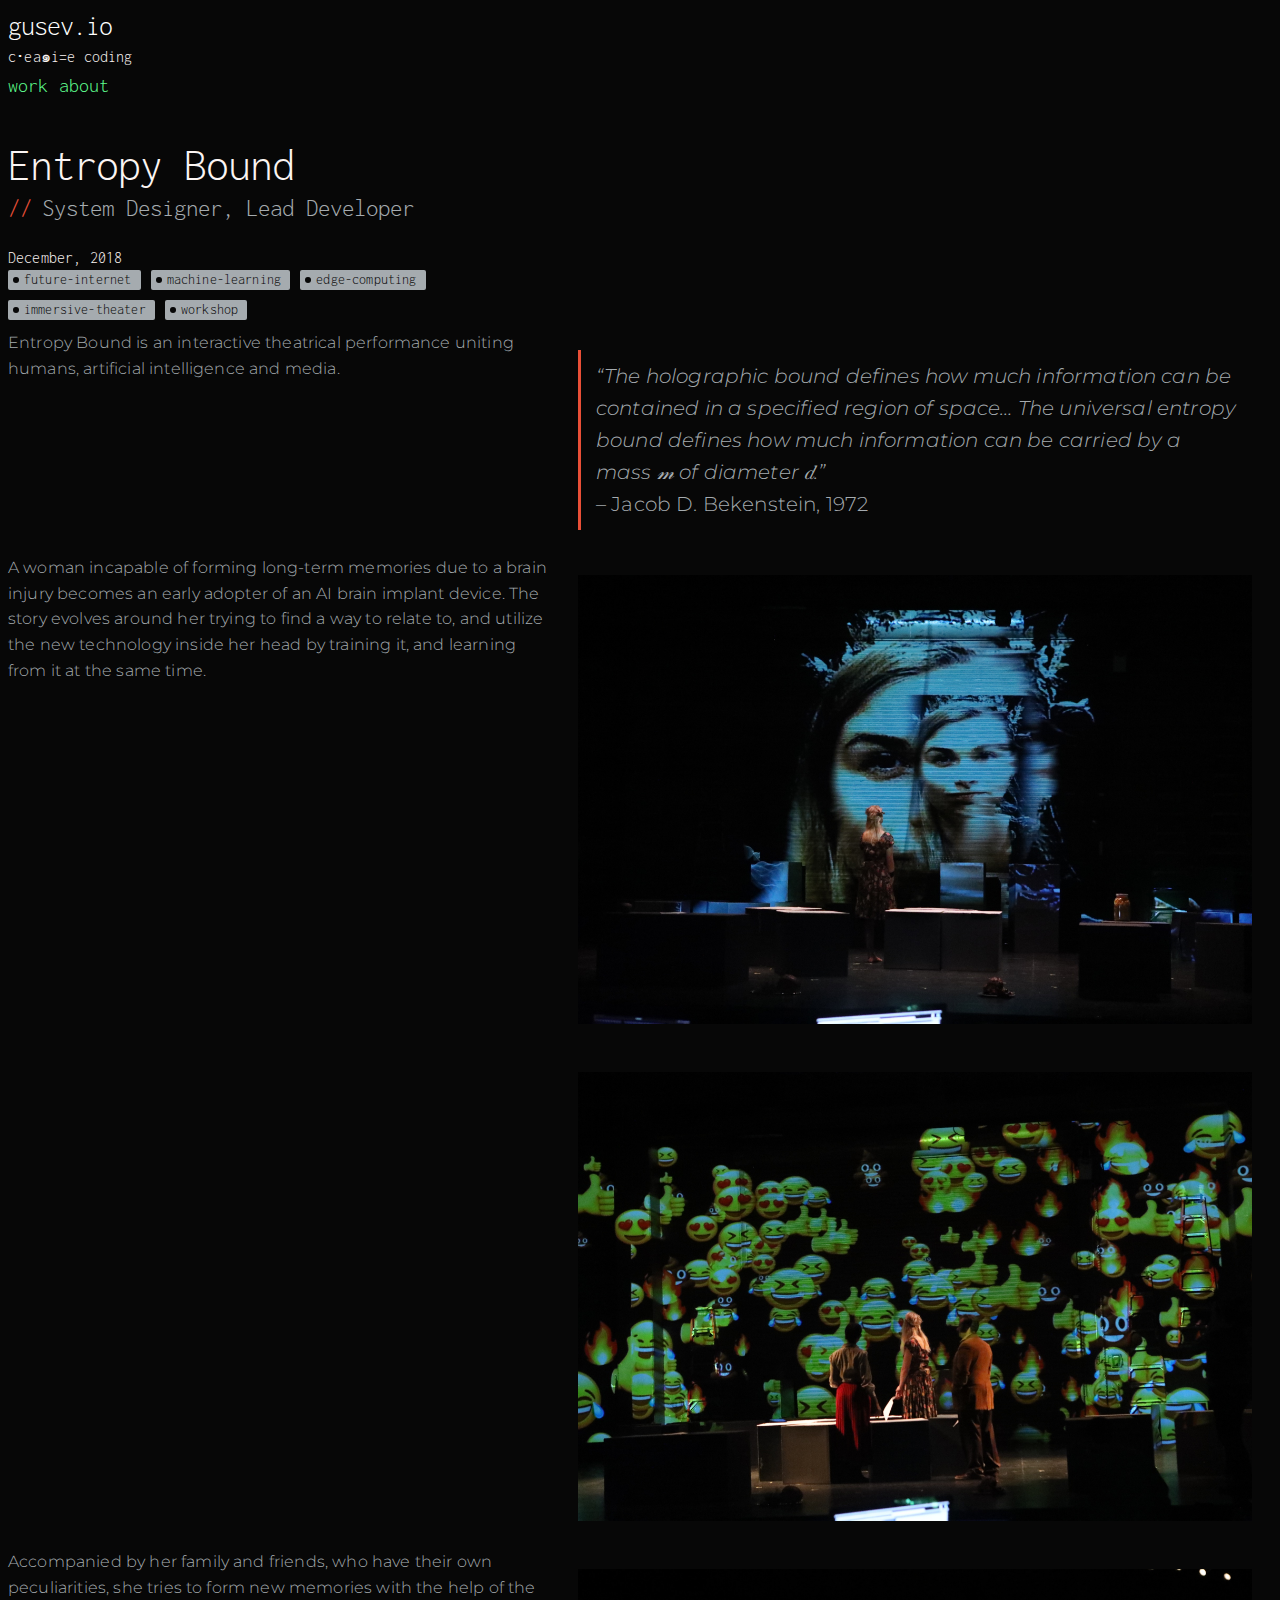
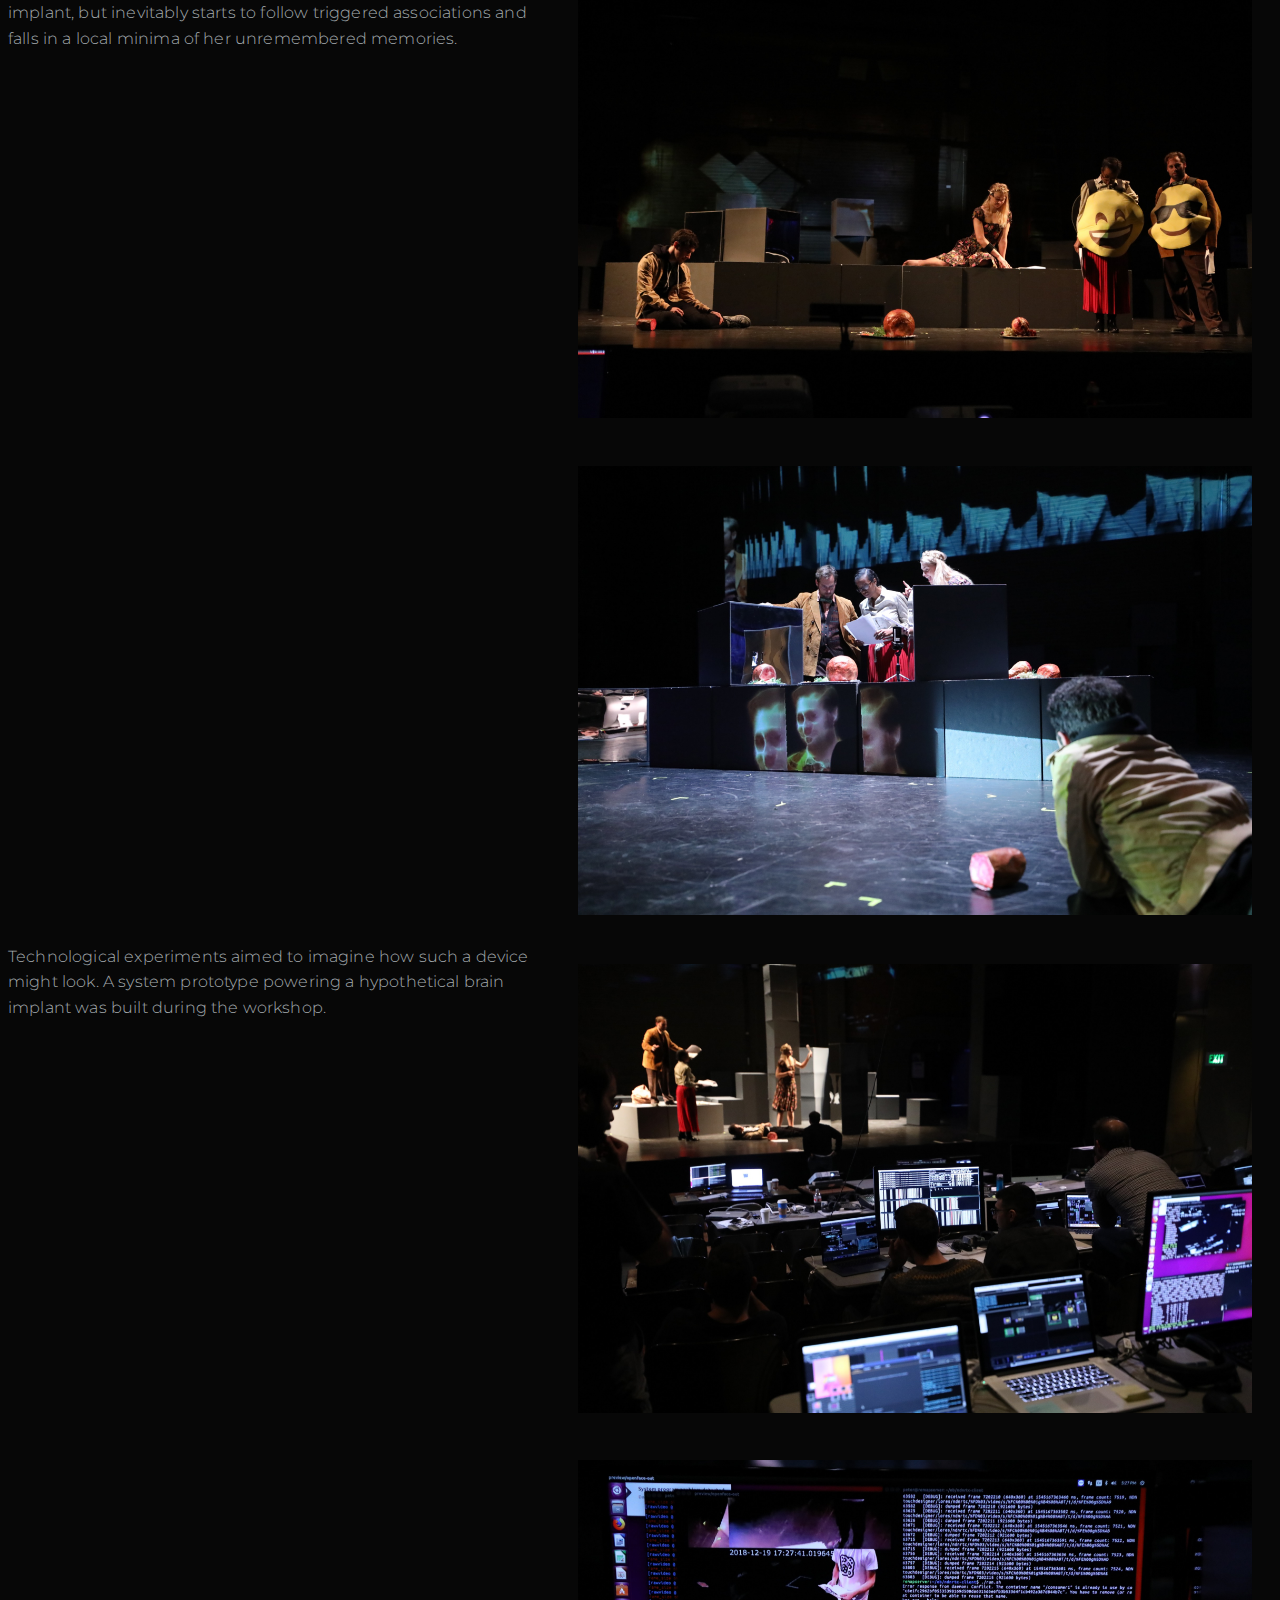
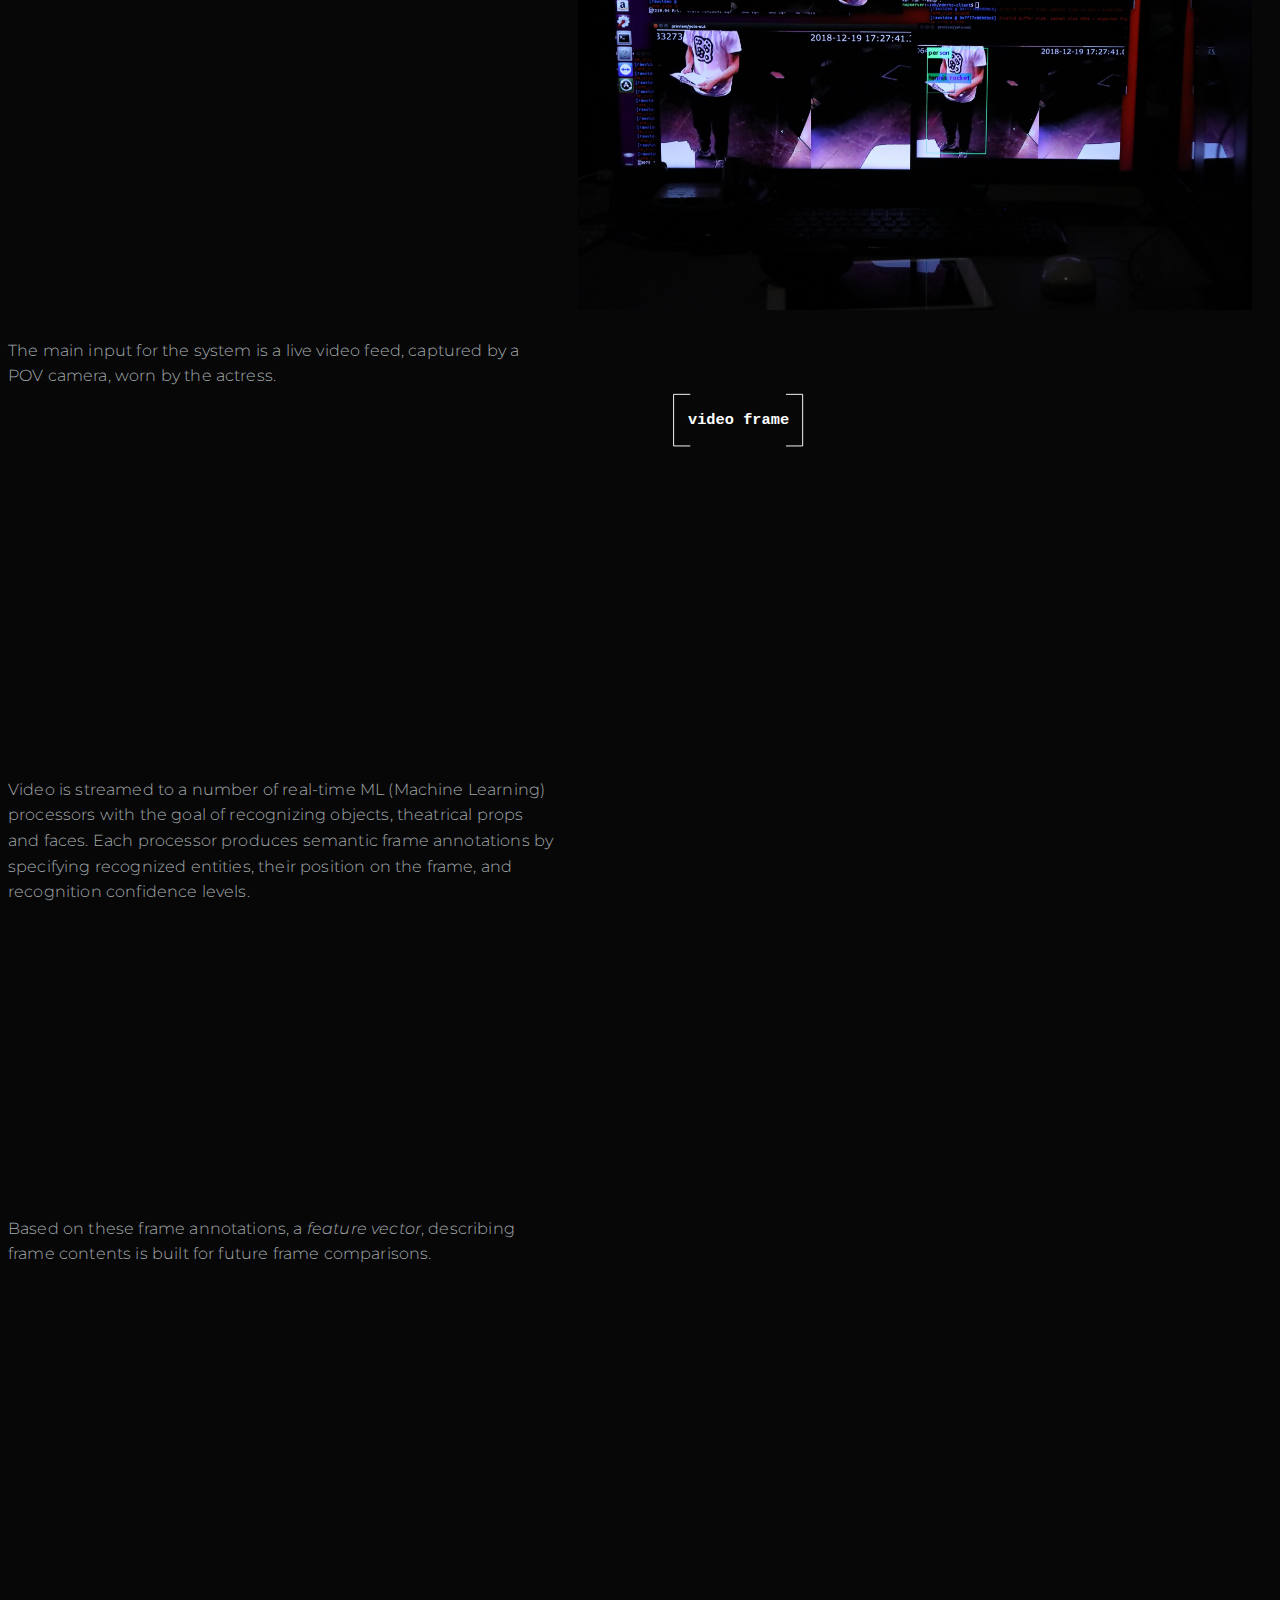
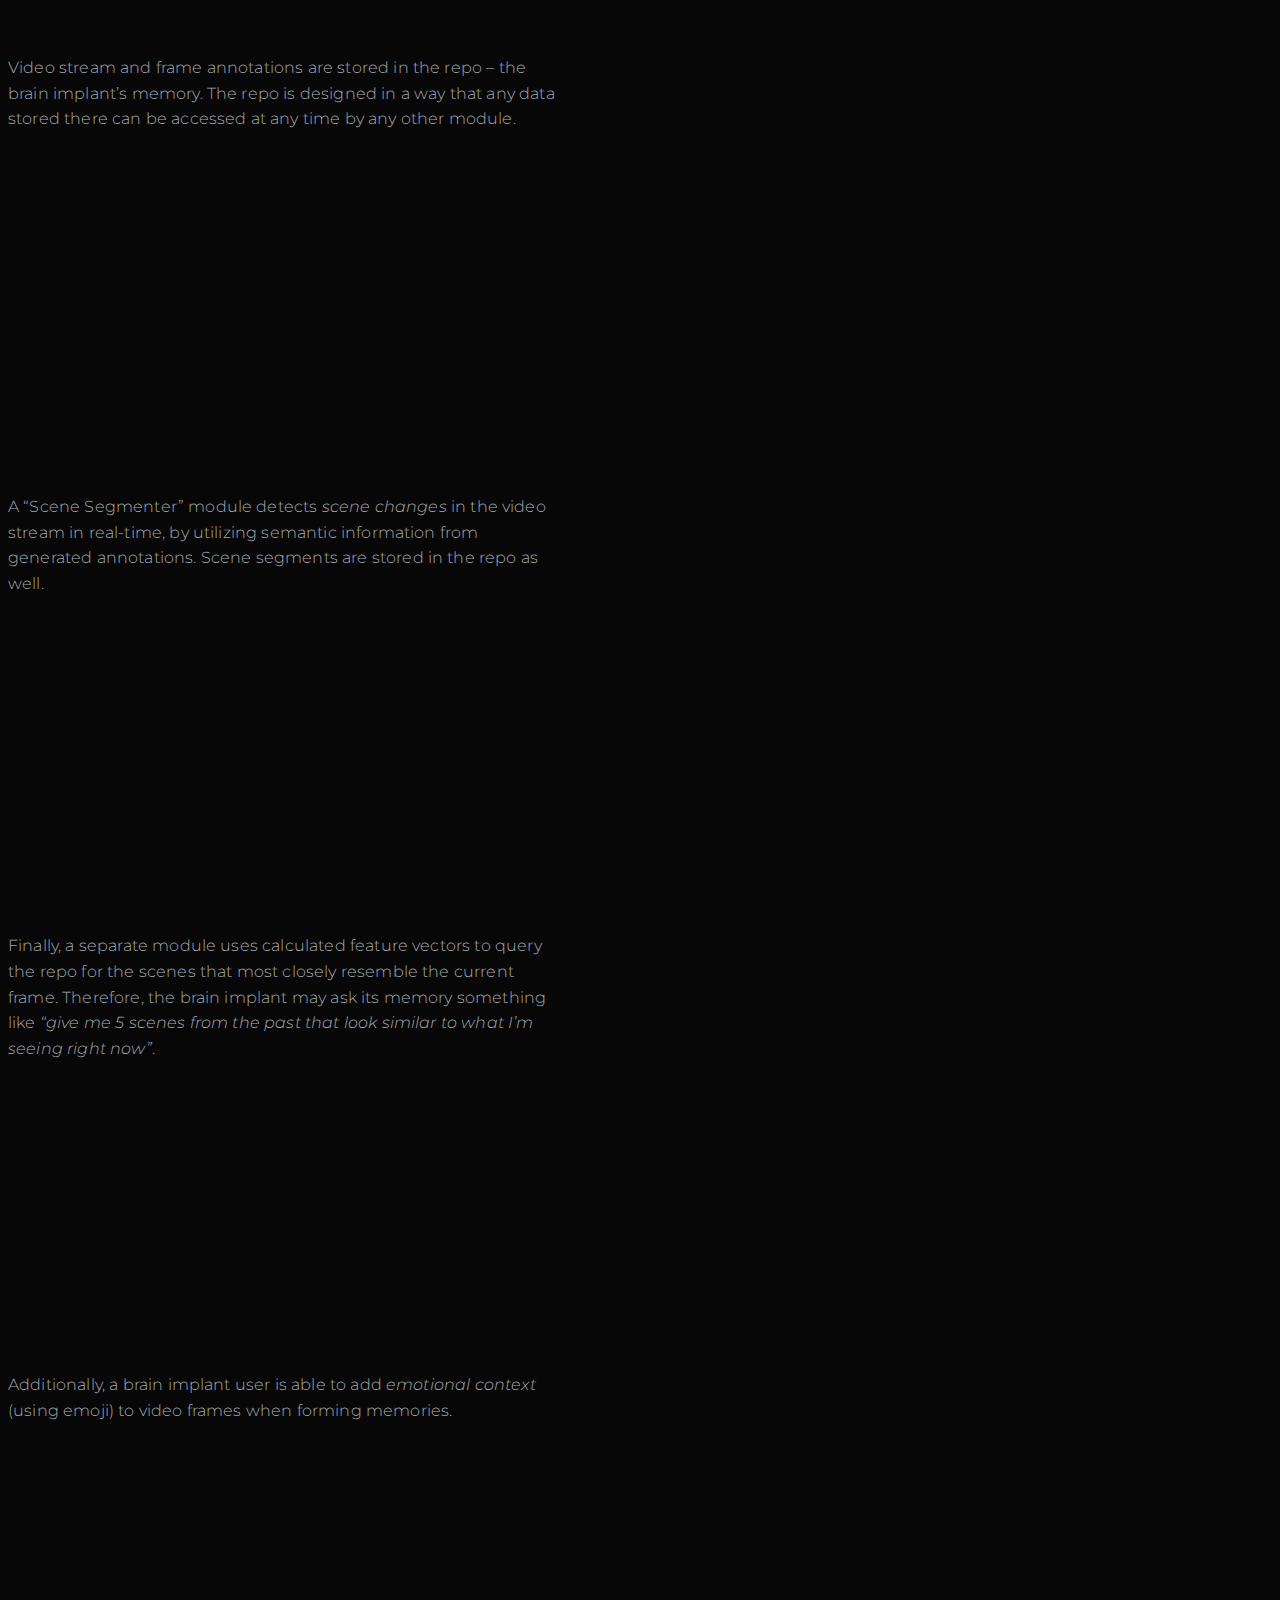
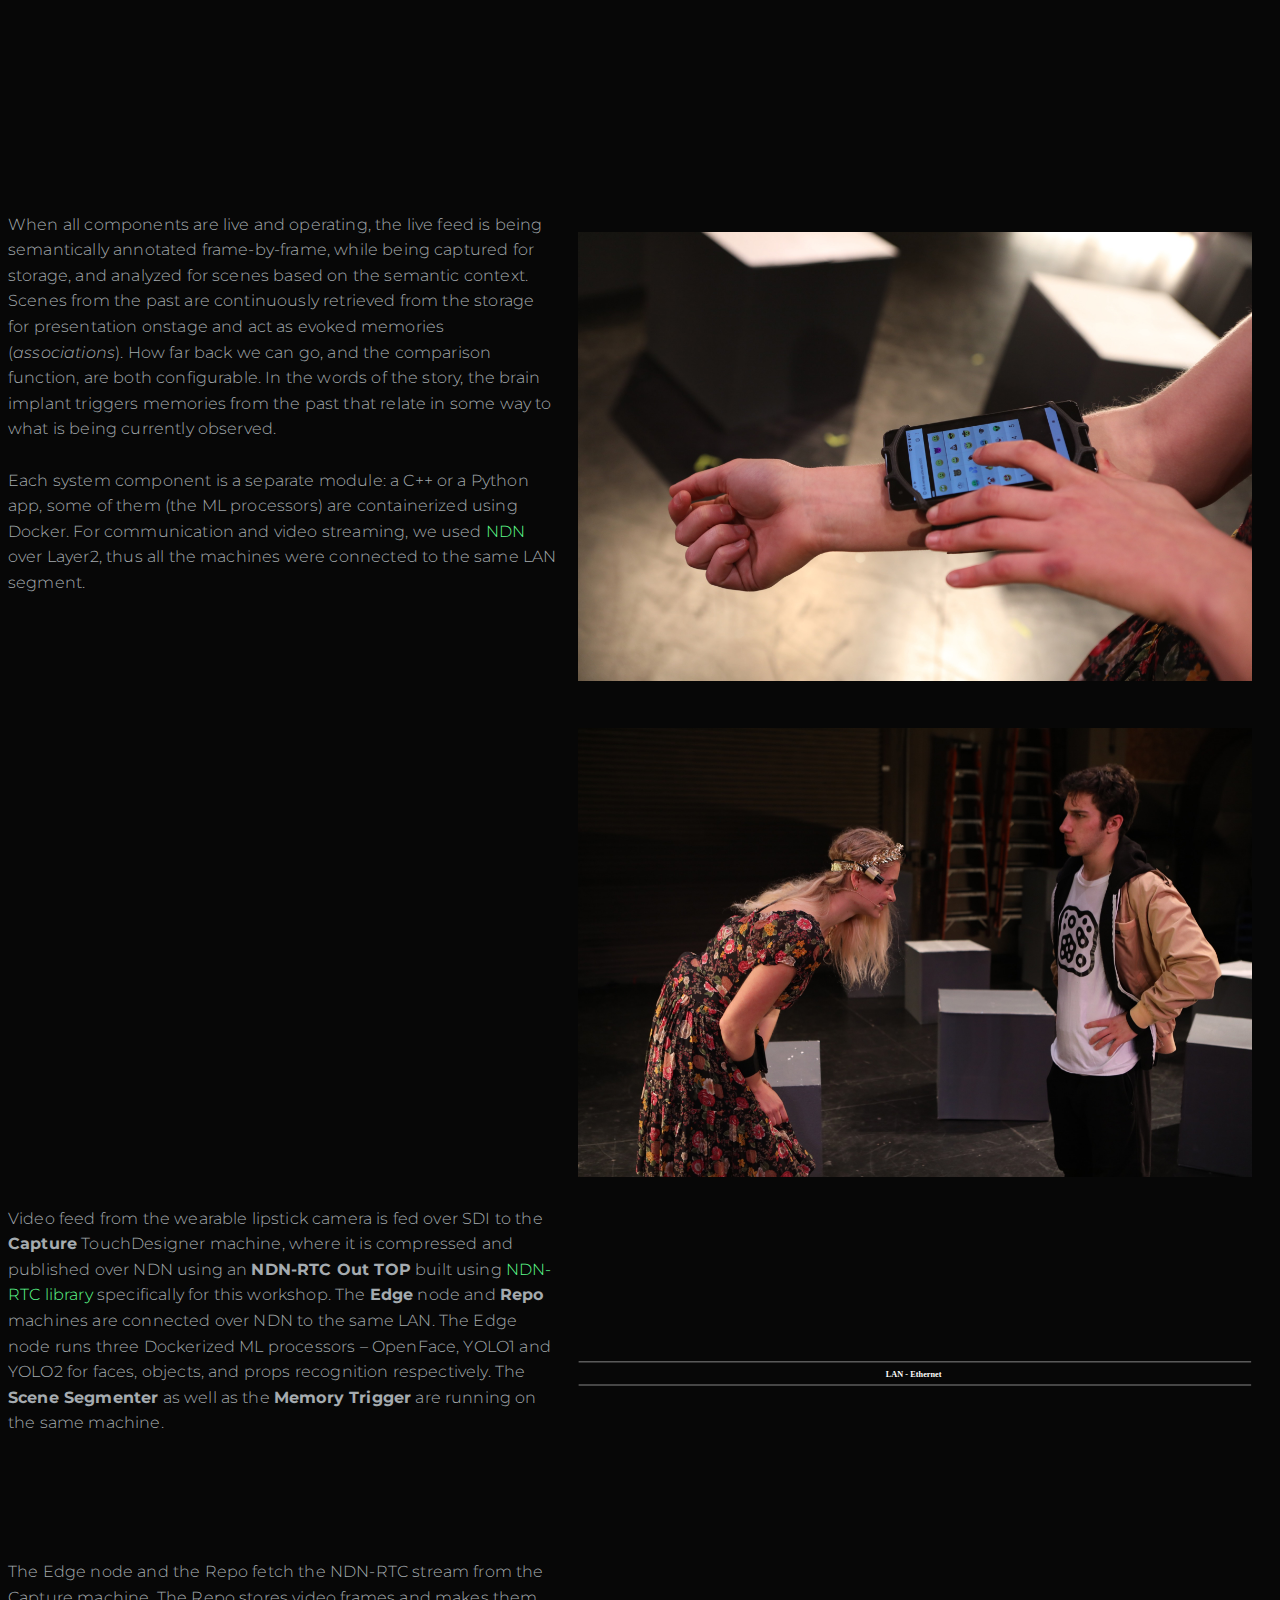
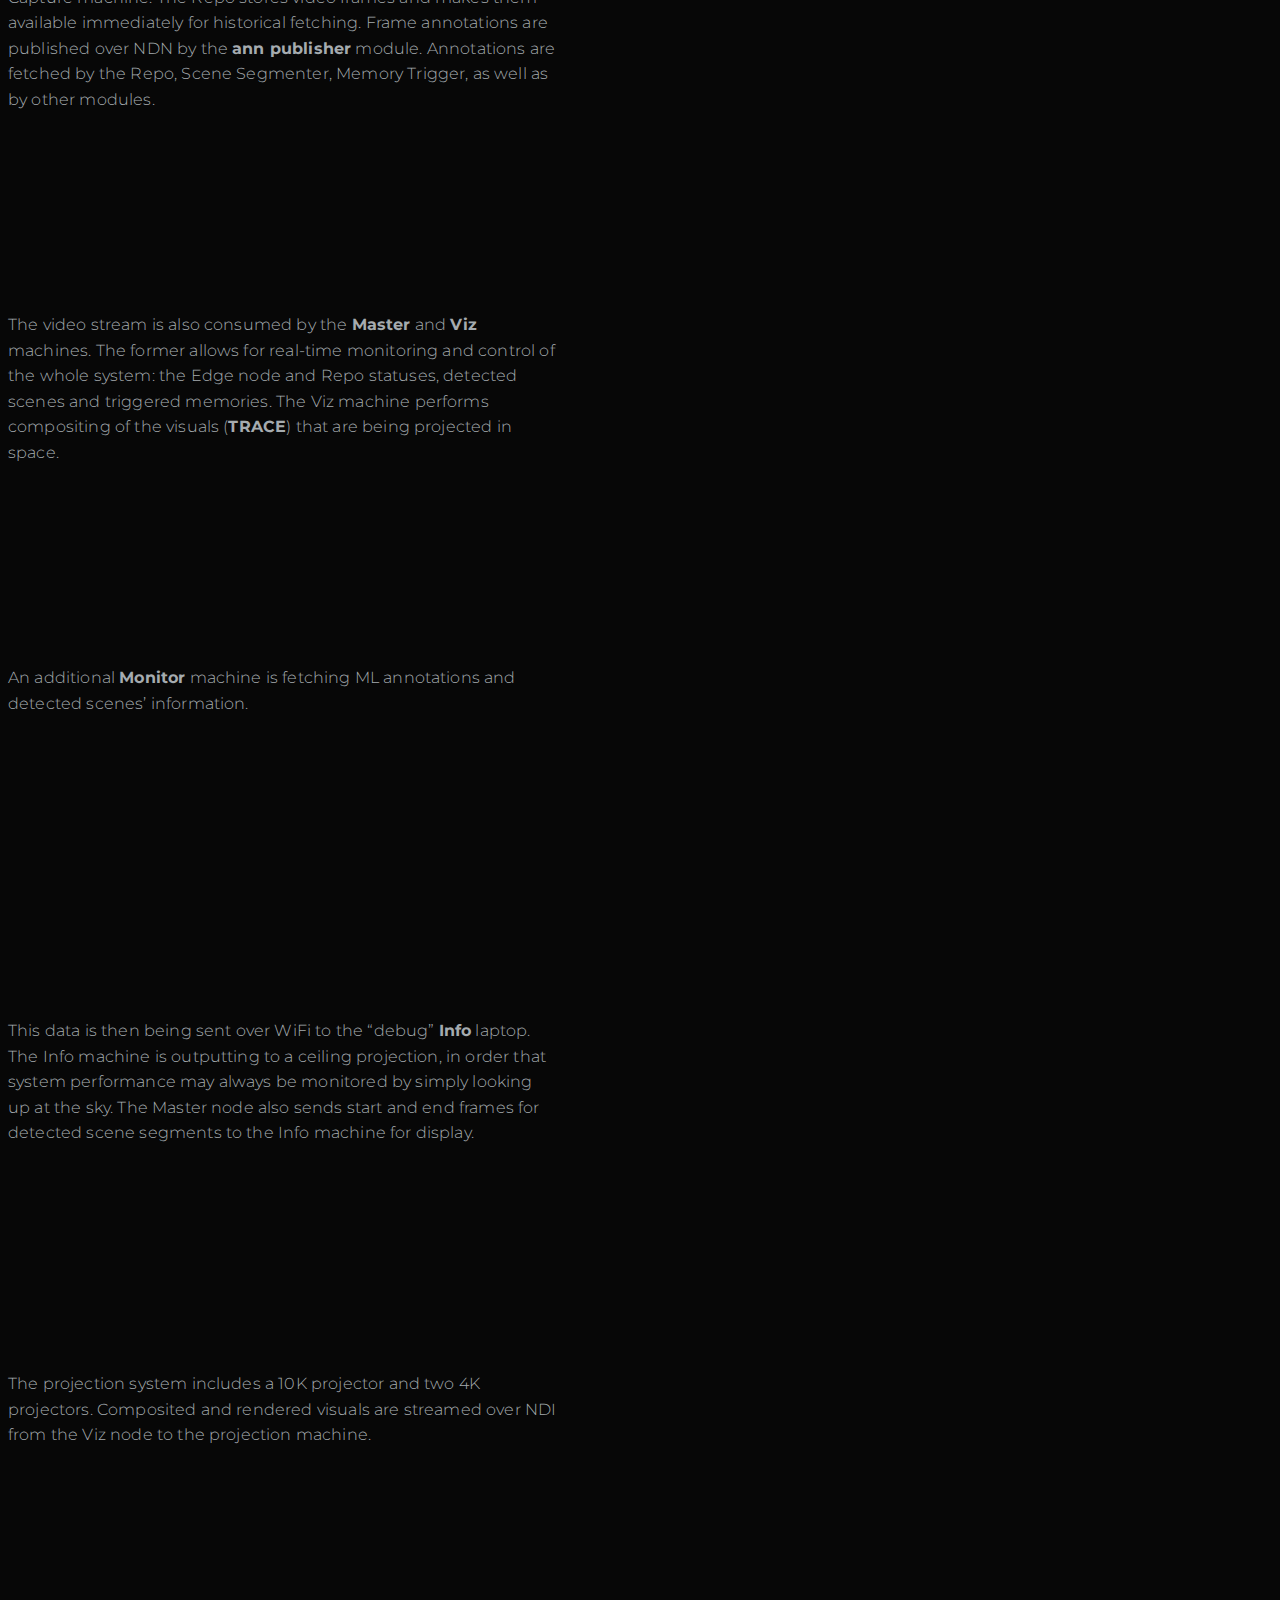
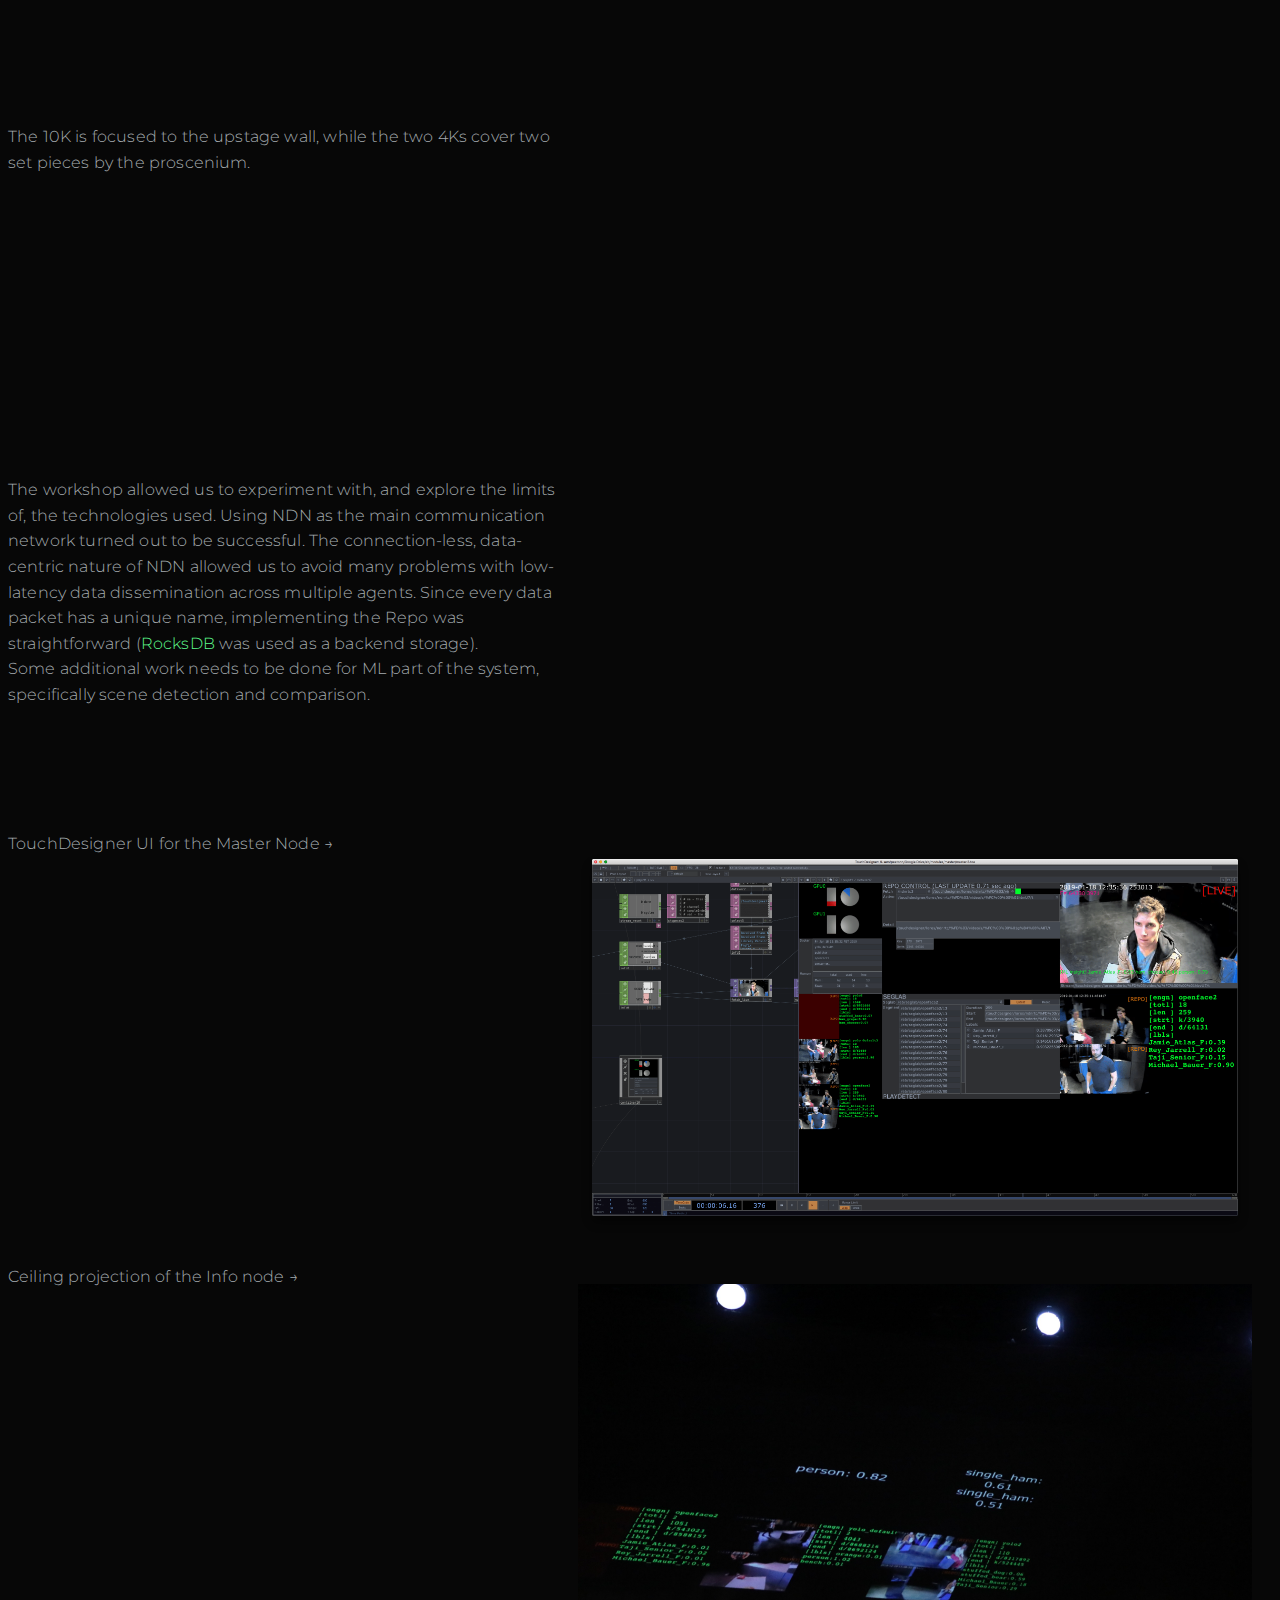
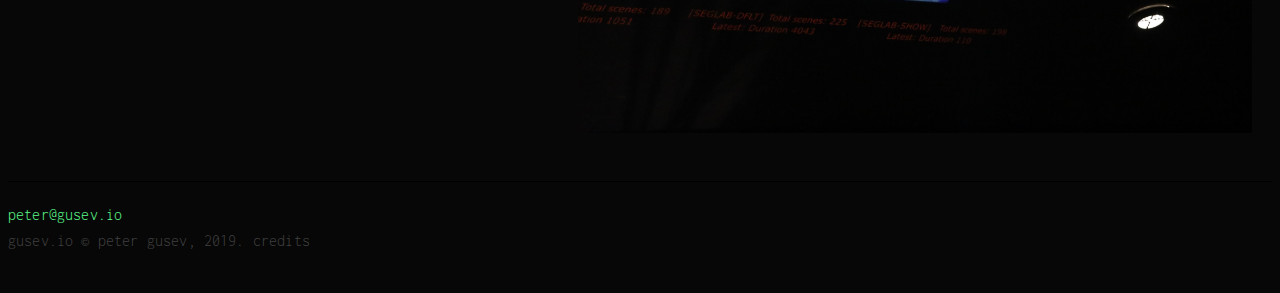
<file: projects/2018/12/21/edge-accelerated-machine-learning.html>
<!DOCTYPE html>
<html>

  <head>
    <meta charset="utf-8">
    <meta http-equiv="x-ua-compatible" content="ie=edge">
    <meta name="viewport" content="width=device-width, initial-scale=1">

    <!-- JEKYLL_ENV=production -->
    
    <!-- Global site tag (gtag.js) - Google Analytics -->
<script async src="https://www.googletagmanager.com/gtag/js?id=UA-133757363-1"></script>
<script>
  window.dataLayer = window.dataLayer || [];
  function gtag(){dataLayer.push(arguments);}
  gtag('js', new Date());

  gtag('config', 'UA-133757363-1');
</script>

    

    <link rel="stylesheet" href="/assets/css/main.css">


    <!-- Begin Jekyll SEO tag v2.5.0 -->
<title>Entropy Bound | gusev.io</title>
<meta name="generator" content="Jekyll v3.8.5" />
<meta property="og:title" content="Entropy Bound" />
<meta property="og:locale" content="en_US" />
<meta name="description" content="Edge-accelerated machine learning" />
<meta property="og:description" content="Edge-accelerated machine learning" />
<link rel="canonical" href="http://127.0.0.1:4000/projects/2018/12/21/edge-accelerated-machine-learning.html" />
<meta property="og:url" content="http://127.0.0.1:4000/projects/2018/12/21/edge-accelerated-machine-learning.html" />
<meta property="og:site_name" content="gusev.io" />
<meta property="og:type" content="article" />
<meta property="article:published_time" content="2018-12-21T00:00:00-08:00" />
<script type="application/ld+json">
{"mainEntityOfPage":{"@type":"WebPage","@id":"http://127.0.0.1:4000/projects/2018/12/21/edge-accelerated-machine-learning.html"},"url":"http://127.0.0.1:4000/projects/2018/12/21/edge-accelerated-machine-learning.html","description":"Edge-accelerated machine learning","headline":"Entropy Bound","@type":"BlogPosting","dateModified":"2018-12-21T00:00:00-08:00","datePublished":"2018-12-21T00:00:00-08:00","@context":"http://schema.org"}</script>
<!-- End Jekyll SEO tag -->


    <link rel="shortcut icon" href="/assets/favicon.png" type="image/x-icon">
<link rel="icon" href="/assets/favicon.png" type="image/x-icon">
<meta name="referrer" content="origin">

</head>


  <body>

    <!-- <main class="wrapper"> -->

      <div class="container">

        <header class="site-header">
  <a class="site-title" href="/"><h3 class="glitch" data-text="peter">gusev.io</h3></a>
  <div class="scrambler"></div>
  <nav class="navbar">
    <ul>
    
    <li class="nav-item">
      <a href="/" >
        work
      </a>
    </li>
    
    <li class="nav-item">
      <a href="/about/" >
        about
      </a>
    </li>
    
    </ul>
  </nav>

</header>


        <div class="content">
          <div class="project-page">
  <header>
    <div class="project-header">

      <h1 class="project-title">Entropy Bound</h1>
      <h3 class="project-roles"><span>//</span>System Designer, Lead Developer</h3>
      <p>December, 2018 </p>
      <ul class="project-tags">
        
        
        <li class="project-tag"><nobr>future-internet</nobr>&nbsp;</li>
        
        
        <li class="project-tag"><nobr>machine-learning</nobr>&nbsp;</li>
        
        
        <li class="project-tag"><nobr>edge-computing</nobr>&nbsp;</li>
        
        
        <li class="project-tag"><nobr>immersive-theater</nobr>&nbsp;</li>
        
        
        <li class="project-tag"><nobr>workshop</nobr>&nbsp;</li>
        
      </ul>
    </div>
  </header>

  <article class="project-content">
    <p>Entropy Bound is an interactive theatrical performance uniting humans, artificial intelligence and media.</p>

<blockquote>
  <p><em>“The holographic bound defines how much information can be contained in a specified region of space… The universal entropy bound defines how much information can be carried by a mass 𝓂 of diameter 𝑑.”</em><br />
– Jacob D. Bekenstein, 1972</p>
</blockquote>

<p>A woman incapable of forming long-term memories due to a brain injury becomes an early adopter of an AI brain implant device.
The story evolves around her trying to find a way to relate to, and utilize the new technology inside her head by training it, and learning from it at the same time.</p>

<p><img src="/assets/posts/edge-accelerated-machine-learning/1.JPG" alt="" />
<img src="/assets/posts/edge-accelerated-machine-learning/2.JPG" alt="" /></p>

<p>Accompanied by her family and friends, who have their own peculiarities, she tries to form new memories with the help of the implant, but inevitably starts to follow triggered associations and falls in a local minima of her unremembered memories.</p>

<p><img src="/assets/posts/edge-accelerated-machine-learning/4.JPG" alt="" />
<img src="/assets/posts/edge-accelerated-machine-learning/5.JPG" alt="" /></p>

<p>Technological experiments aimed to imagine how such a device might look.
A system prototype powering a hypothetical brain implant was built during the workshop.</p>

<p><img src="/assets/posts/edge-accelerated-machine-learning/3.JPG" alt="" />
<img src="/assets/posts/edge-accelerated-machine-learning/7.JPG" alt="" /></p>

<p>The main input for the system is a live video feed, captured by a POV camera, worn by the actress.</p>

<div class="scrollable-svg">
<svg xmlns="http://www.w3.org/2000/svg" version="1" viewBox="107 133 705 409">
    <metadata> Produced by OmniGraffle 6.6.2. Hacked by peetonn	ᕕ(⌐■-■)ᕗ</metadata>
    <defs>
        <font-face font-family="Courier New" font-size="16" panose-1="2" units-per-em="1000" underline-position="-233" underline-thickness="100" slope="0" x-height="443" cap-height="592" ascent="833" descent="-300" font-weight="bold">
            <font-face-src>
                <font-face-name name="CourierNewPS-BoldMT" />
            </font-face-src>
        </font-face>
        <font-face font-family="Helvetica Neue" font-size="16" panose-1="2" units-per-em="1000" underline-position="-100" underline-thickness="50" slope="0" x-height="517" cap-height="714" ascent="975" descent="-217" font-weight="bold">
            <font-face-src>
                <font-face-name name="HelveticaNeue-Bold" />
            </font-face-src>
        </font-face>
        <font-face font-family="Courier New" font-size="10" panose-1="2" units-per-em="1000" underline-position="-233" underline-thickness="100" slope="0" x-height="443" cap-height="592" ascent="833" descent="-300" font-weight="bold">
            <font-face-src>
                <font-face-name name="CourierNewPS-BoldMT" />
            </font-face-src>
        </font-face>
        <marker orient="auto" overflow="visible" markerUnits="strokeWidth" id="FilledArrow_Marker" viewBox="-1 -4 10 8" markerWidth="10" markerHeight="8" color="white">
            <path d="M8 0L0-3 0 3Z" fill="currentColor" stroke="currentColor" stroke-width="1" />
        </marker>
        <marker orient="auto" overflow="visible" markerUnits="strokeWidth" id="FilledArrow_Marker_2" viewBox="-1 -4 10 8" markerWidth="10" markerHeight="8" color="#b1001c">
            <path d="M8 0L0-3 0 3Z" fill="currentColor" stroke="currentColor" stroke-width="1" />
        </marker>
        <font-face font-family="Helvetica Neue" font-size="16" panose-1="2" units-per-em="1000" underline-position="-100" underline-thickness="50" slope="0" x-height="517" cap-height="714" ascent="952" descent="-213" font-weight="500">
            <font-face-src>
                <font-face-name name="HelveticaNeue" />
            </font-face-src>
        </font-face>
    </defs>

      <!-- step 0 -->
      <g stroke="none" stroke-opacity="1" stroke-dasharray="none" fill="none" fill-opacity="1">
        <!-- video frame -->
        <g class="svg-anim-block">
          <path d="M325 171L342 171 342 225 325 225M224 225L207 225 207 171 224 171" stroke="white" stroke-linecap="round" stroke-linejoin="round" stroke-width="1" />
          <text transform="translate(212 189)" fill="white">
              <tspan font-family="Courier New" font-size="16" font-weight="bold" fill="white" x="10" y="13" textLength="106">video frame</tspan>
          </text>
        </g>
      </g>

      <!-- step 1 -->
      <g stroke="none" stroke-opacity="1" stroke-dasharray="none" fill="none" fill-opacity="1">
        <!-- arrows -->
        <g class="svg-anim-path">
          <path d="M401 198L401 153 447 153 449 153" marker-end="url(#FilledArrow_Marker)" stroke="white" stroke-linecap="round" stroke-linejoin="round" stroke-width="1" />
          <path d="M401 198L447 198 449 198" marker-end="url(#FilledArrow_Marker)" stroke="white" stroke-linecap="round" stroke-linejoin="round" stroke-width="1" />
          <path d="M342 198L354 198 401 198 401 243 447 243 449 243" marker-end="url(#FilledArrow_Marker)" stroke="white" stroke-linecap="round" stroke-linejoin="round" stroke-width="1" />
        </g>
        <g class="svg-anim-block">
          <!-- YOLO1 -->
          <rect x="459" y="135" width="99" height="36" stroke="white" stroke-linecap="round" stroke-linejoin="round" stroke-width="1" />
          <text transform="translate(464 143.267944)" fill="white">
              <tspan font-family="Helvetica Neue" font-size="16" font-weight="bold" fill="white" x="18" y="16" textLength="54">YOLO1</tspan>
          </text>
          <!-- YOLO2 -->
          <rect x="459" y="180" width="99" height="36" stroke="white" stroke-linecap="round" stroke-linejoin="round" stroke-width="1" />
          <text transform="translate(464 188.26794)" fill="white">
            <tspan font-family="Helvetica Neue" font-size="16" font-weight="bold" fill="white" x="18" y="16" textLength="54">YOLO2</tspan>
          </text>
          <!-- OpenFace -->
          <rect x="459" y="225" width="99" height="36" stroke="white" stroke-linecap="round" stroke-linejoin="round" stroke-width="1" />
          <text transform="translate(464 233.26794)" fill="white">
            <tspan font-family="Helvetica Neue" font-size="16" font-weight="bold" fill="white" x="6" y="16" textLength="78">OpenFace</tspan>
          </text>
        </g>
      </g>

      <!-- step 2 -->
      <g stroke="none" stroke-opacity="1" stroke-dasharray="none" fill="none" fill-opacity="1">
        <!-- arrows -->
        <g class="svg-anim-path">
          <path d="M558 153L570 153 617 153 617 207" stroke="white" stroke-linecap="round" stroke-linejoin="round" stroke-width="1" />
          <path d="M558 198L570 198 617 198 617 207" stroke="white" stroke-linecap="round" stroke-linejoin="round" stroke-width="1" />
          <path d="M558 243L570 243 617 243 617 198 663 198 665 198" marker-end="url(#FilledArrow_Marker)" stroke="white" stroke-linecap="round" stroke-linejoin="round" stroke-width="1" />
        </g>

        <!-- annotations block -->
        <g class="svg-anim-block">
          <path d="M793 171L810 171 810 225 793 225M692 225L675 225 675 171 692 171" stroke="white" stroke-linecap="round" stroke-linejoin="round" stroke-width="1" />
          <text transform="translate(680 172.5)" fill="white">
            <tspan font-family="Courier New" font-size="16" font-weight="bold" fill="white" x="10" y="13" textLength="106">annotations</tspan>
            <tspan font-family="Courier New" font-size="10" font-weight="bold" fill="white" x="41" y="26" textLength="42">objects</tspan>
            <tspan font-family="Courier New" font-size="10" font-weight="bold" fill="white" x="47" y="37" textLength="30">props</tspan>
            <tspan font-family="Courier New" font-size="10" font-weight="bold" fill="white" x="47" y="48" textLength="30">faces</tspan>
          </text>
        </g>
      </g>

      <!-- step 3 -->
      <g stroke="none" stroke-opacity="1" stroke-dasharray="none" fill="none" fill-opacity="1">
        <!-- arrows -->
        <g class="svg-anim-path">
          <path d="M342 198L354 198 401 198 401 330 447 330 449 330" marker-end="url(#FilledArrow_Marker)" stroke="white" stroke-linecap="round" stroke-linejoin="round" stroke-width="1" />
          <path d="M743 234L743 342 568 342" marker-end="url(#FilledArrow_Marker)" stroke="white" stroke-linecap="round" stroke-linejoin="round" stroke-width="1" />
        </g>
        <g class="svg-anim-block">
          <!-- Repo  -->
          <path d="M459 378L459 306C459 301 481 297 509 297 536 297 558 301 558 306L558 378C558 383 536 387 509 387 481 387 459 383 459 378M459 306C459 311 481 315 509 315 536 315 558 311 558 306" stroke="white" stroke-linecap="round" stroke-linejoin="round" stroke-width="1" />
          <text transform="translate(464 336.76794)" fill="white">
            <tspan font-family="Helvetica Neue" font-size="16" font-weight="bold" fill="white" x="24" y="16" textLength="40">Repo</tspan>
          </text>
        </g>
      </g>

      <!-- step4 -->
      <g stroke="none" stroke-opacity="1" stroke-dasharray="none" fill="none" fill-opacity="1">
        <g class="svg-anim-path">
          <path d="M743 234L743 246 743 474 743 476" marker-end="url(#FilledArrow_Marker)" stroke="white" stroke-linecap="round" stroke-linejoin="round" stroke-width="1" />
        </g>

        <g class="svg-anim-block">
        <!-- scene segmenter -->
          <rect x="693" y="486" width="99" height="54" stroke="white" stroke-linecap="round" stroke-linejoin="round" stroke-width="1" />
          <text transform="translate(698 493.5359)" fill="white">
              <tspan font-family="Helvetica Neue" font-size="16" font-weight="bold" fill="white" x="21" y="16" textLength="52">Scene </tspan>
              <tspan font-family="Helvetica Neue" font-size="16" font-weight="bold" fill="white" x="3" y="35" textLength="84">Segmenter</tspan>
            </text>
        </g>
        <g class="svg-anim-path">
          <path d="M693 513L681 513 588 513 586 513" marker-end="url(#FilledArrow_Marker)" stroke="white" stroke-linecap="round" stroke-linejoin="round" stroke-width="1" />
        </g>
        <g class="svg-anim-block">
          <!-- scene segments block -->
          <path d="M743 342L570 342 568 342" marker-end="url(#FilledArrow_Marker)" stroke="white" stroke-linecap="round" stroke-linejoin="round" stroke-width="1" />
          <path d="M743 234L743 246 743 474 743 476" marker-end="url(#FilledArrow_Marker)" stroke="white" stroke-linecap="round" stroke-linejoin="round" stroke-width="1" />
          <path d="M559 486L576 486 576 540 559 540M458 540L441 540 441 486 458 486" stroke="white" stroke-linecap="round" stroke-linejoin="round" stroke-width="1" />
          <text transform="translate(446 495)" fill="white">
            <tspan font-family="Courier New" font-size="16" font-weight="bold" fill="white" x="38" y="13" textLength="58">scene </tspan>
            <tspan font-family="Courier New" font-size="16" font-weight="bold" fill="white" x="24" y="31" textLength="77">segments</tspan>
          </text>
        </g>
        <g class="svg-anim-path">
          <path d="M509 486L509 474 509 397" marker-end="url(#FilledArrow_Marker)" stroke="white" stroke-linecap="round" stroke-linejoin="round" stroke-width="1" />
        </g>
      </g>

      <!-- step5 -->
      <g stroke="none" stroke-opacity="1" stroke-dasharray="none" fill="none" fill-opacity="1">
        <!-- arrows -->
        <g class="svg-anim-path">
          <path d="M743 234L743 246 743 437 514 437 514 431 503 431 503 437 372 437 370 437" marker-end="url(#FilledArrow_Marker)" stroke="white" stroke-linecap="round" stroke-linejoin="round" stroke-width="1" />
        </g>

        <g class="svg-anim-block">
          <!-- memory trigger -->
          <rect x="252" y="405" width="108" height="63" stroke="white" stroke-linecap="round" stroke-linejoin="round" stroke-width="1" />
          <text transform="translate(257 417.0359)" fill="white">
            <tspan font-family="Helvetica Neue" font-size="16" font-weight="bold" fill="white" x="18" y="16" textLength="67">Memory </tspan>
            <tspan font-family="Helvetica Neue" font-size="16" font-weight="bold" fill="white" x="22" y="35" textLength="55">Trigger</tspan>
          </text>
        </g>

        <!-- arrow -->
        <g class="svg-anim-path">
          <path d="M306 405C315 387 335 370 360 360 383 351 422 353 449 354" marker-end="url(#FilledArrow_Marker_2)" stroke="#b1001c" stroke-linecap="round" stroke-linejoin="round" stroke-width="1" />
        </g>

        <!-- arrow label -->
        <g class="svg-anim-block">
          <text transform="translate(262.27136 362.058)" fill="#b1001c">
            <tspan font-family="Helvetica Neue" font-size="16" font-weight="500" fill="#b1001c" x="0" y="15" textLength="152">top 5 similar scenes?</tspan>
          </text>
        </g>
      </g>

      <g stroke="none" stroke-opacity="1" stroke-dasharray="none" fill="none" fill-opacity="1">
        <!-- step6 -->
        <!-- emojify block -->
        <g class="svg-anim-block">
          <rect x="110" y="311" width="108" height="63" stroke="white" stroke-linecap="round" stroke-linejoin="round" stroke-width="1" />
          <text transform="translate(114.54272 332.26794)" fill="white">
            <tspan font-family="Helvetica Neue" font-size="16" font-weight="bold" fill="white" x="21" y="16" textLength="57">Emojify</tspan>
          </text>
        </g>
        <!-- arrows -->
        <g class="svg-anim-path">
          <path d="M275 225L275 237 275 321 275 323" marker-end="url(#FilledArrow_Marker)" stroke="white" stroke-linecap="round" stroke-linejoin="round" stroke-width="1" />
          <path d="M218 342L229 342 254 342 256 342" marker-end="url(#FilledArrow_Marker)" stroke="white" stroke-linecap="round" stroke-linejoin="round" stroke-width="1" />
        </g>

        <!-- plus -->
        <g class="svg-anim-block">
          <circle cx="275" cy="342" r="9" stroke="white" stroke-linecap="round" stroke-linejoin="round" stroke-width="2" />
          <text transform="translate(267.3 329.33589)" fill="white">
            <tspan font-family="Helvetica Neue" font-size="16" font-weight="bold" fill="white" x="2" y="16" textLength="10">+</tspan>
          </text>
        </g>

        <!-- arrow -->
        <g class="svg-anim-path">
          <path d="M284 342L295 342 447 342 449 342" marker-end="url(#FilledArrow_Marker)" stroke="white" stroke-linecap="round" stroke-linejoin="round" stroke-width="1" />
        </g>
    </g>
</svg>
</div>

<!-- step1 -->
<p>Video is streamed to a number of real-time ML (Machine Learning) processors with the goal of recognizing objects, theatrical props and faces.
Each processor produces semantic frame annotations by specifying recognized entities, their position on the frame, and recognition confidence levels.</p>

<p class="svg-scroll-step"></p>

<!-- step2 -->
<p>Based on these frame annotations, a <em>feature vector</em>, describing frame contents is built for future frame comparisons.</p>

<p class="svg-scroll-step"></p>

<!-- step3 -->
<p>Video stream and frame annotations are stored in the repo – the brain implant’s memory.
The repo is designed in a way that any data stored there can be accessed at any time by any other module.</p>

<p class="svg-scroll-step"></p>

<!-- step4 -->
<p>A “Scene Segmenter” module detects <em>scene changes</em> in the video stream in real-time, by utilizing semantic information from generated annotations.
Scene segments are stored in the repo as well.</p>

<p class="svg-scroll-step"></p>

<!-- step5 -->
<p>Finally, a separate module uses calculated feature vectors to query the repo for the scenes that most closely resemble the current frame.
Therefore, the brain implant may ask its memory something like <em>“give me 5 scenes from the past that look similar to what I’m seeing right now”</em>.</p>

<p class="svg-scroll-step"></p>

<!-- step6 -->
<p>Additionally, a brain implant user is able to add <em>emotional context</em> (using emoji) to video frames when forming memories.</p>

<p class="svg-scroll-step"></p>

<p>When all components are live and operating, the live feed is being semantically annotated frame-by-frame, while being captured for storage, and analyzed for scenes based on the semantic context.
Scenes from the past are continuously retrieved from the storage for presentation onstage and act as evoked memories (<em>associations</em>). How far back we can go, and the comparison function, are both configurable.
In the words of the story, the brain implant triggers memories from the past that relate in some way to what is being currently observed.
<br /><br />Each system component is a separate module: a C++ or a Python app, some of them (the ML processors) are containerized using Docker.
For communication and video streaming, we used <a href="https://named-data.net/">NDN</a> over Layer2, thus all the machines were connected to the same LAN segment.</p>

<p><img src="/assets/posts/edge-accelerated-machine-learning/11.JPG" alt="" />
<img src="/assets/posts/edge-accelerated-machine-learning/8.JPG" alt="" /></p>

<p>Video feed from the wearable lipstick camera is fed over SDI to the <strong>Capture</strong> TouchDesigner machine, where it is compressed and published over NDN using an <strong>NDN-RTC Out TOP</strong> built using <a href="https://github.com/remap/ndnrtc">NDN-RTC library</a> specifically for this workshop.
The <strong>Edge</strong> node and <strong>Repo</strong> machines are connected over NDN to the same LAN.
The Edge node runs three Dockerized ML processors – OpenFace, YOLO1 and YOLO2 for faces, objects, and props recognition respectively.
The <strong>Scene Segmenter</strong> as well as the <strong>Memory Trigger</strong> are running on the same machine.</p>

<div class="scrollable-svg">
<svg version="1.1" viewBox="142 155 1310 593" xmlns="http://www.w3.org/2000/svg" xmlns:dc="http://purl.org/dc/elements/1.1/" xmlns:xl="http://www.w3.org/1999/xlink">
<metadata>Produced by OmniGraffle 6.6.2. Hacked by peetonn	ᕕ(⌐■-■)ᕗ
</metadata>
<defs>
<marker id="b" color="white" overflow="visible" markerHeight="8" markerWidth="8" orient="auto" viewBox="-1 -4 8 8">
<circle cx="3" r="3" fill="currentColor" stroke="currentColor" />
</marker>
<marker id="a" color="white" overflow="visible" markerHeight="8" markerWidth="8" orient="auto" viewBox="-7 -4 8 8">
<circle cx="-3" r="3" fill="currentColor" stroke="currentColor" />
</marker>
<marker id="q" color="black" overflow="visible" markerHeight="8" markerWidth="10" orient="auto" viewBox="-1 -4 10 8">
<path d="m8 0l-8-3v6z" fill="currentColor" stroke="currentColor" />
</marker>
<marker id="e" color="white" overflow="visible" markerHeight="8" markerWidth="10" orient="auto" viewBox="-1 -4 10 8">
<path d="m8 0l-8-3v6z" fill="currentColor" stroke="currentColor" />
</marker>
<marker id="p" color="#e94f37" overflow="visible" markerHeight="6" markerWidth="6" orient="auto" viewBox="-1 -3 6 6">
<path d="m3.7333 0l-3.7333-1.4v2.8z" fill="currentColor" stroke="currentColor" />
</marker>
<marker id="d" color="#5efc8d" overflow="visible" markerHeight="6" markerWidth="6" orient="auto" viewBox="-1 -3 6 6">
<path d="m3.7333 0l-3.7333-1.4v2.8z" fill="currentColor" stroke="currentColor" />
</marker>
<marker id="c" color="white" overflow="visible" markerHeight="8" markerWidth="8" orient="auto" viewBox="-1 -4 8 8">
<path d="m5.6 0l-5.6-2.1v4.2z" fill="currentColor" stroke="currentColor" />
</marker>
</defs>

<title>entropy-bound</title>
<title>deployment</title>

<!-- step 0 -->
<g fill="none">
<!-- <rect x="144" y="419.06" width="1305.6" height="45" fill="none"/> -->
  <path d="m144 419.06h1305.6m0 45h-1305.6" stroke="#fff" stroke-linecap="round" stroke-linejoin="round" />
  <text transform="translate(149 431.83)" fill="white" font-family="Helvetica Neue" font-size="16" font-weight="bold">
  <tspan x="591.18125" y="16" textLength="108.608">LAN - Ethernet</tspan>
  </text>
</g>

<!-- step 1 -->
<!-- capture node, edge node and repo -->
<g fill="none">
  <!-- SDI -->
  <g class="svg-anim-block">
    <text transform="translate(491.06 685.61)" fill="black">
      <tspan x=".06" y="16" font-family="Helvetica Neue" fill="white" font-size="16" font-weight="bold" textLength="80.88">SDI VIDEO</tspan>
    </text>
  </g>

  <g class="svg-anim-path">
    <path d="m531 680.34l0.28125-31.175 0.28125-41.175v-2" marker-end="url(#a)" stroke="#fff" stroke-linecap="round" stroke-linejoin="round" />
  </g>

  <g class="svg-anim-block">
    <g><!-- capture node -->
      <path d="m453.49 606.09h156.14c2.2398 0 4.0556-1.1888 4.0556-2.6552v-81.315c0-1.4664-1.8157-2.6552-4.0556-2.6552h-156.14c-2.2398 0-4.0556 1.1888-4.0556 2.6552v81.315c0 1.4664 1.8157 2.6552 4.0556 2.6552z" stroke="#fff" stroke-linecap="round" stroke-linejoin="round" />
      <text transform="translate(525.19 568.61)" fill="white">
        <tspan x="3.2275608" y="16" fill="white" font-family="Helvetica Neue" font-size="16" font-weight="bold" textLength="77.04">CAPTURE</tspan>
      </text>
      <rect x="459.1" y="519.47" width="144.93" height="27" stroke="#fff" stroke-linecap="round" stroke-linejoin="round" />
      <text transform="translate(464.1 523.23)" fill="white">
        <tspan x="50.863235" y="16" fill="white" font-family="Helvetica Neue" font-size="16" font-weight="bold" textLength="33.2">NFD</tspan>
      </text>

      <path d="m468 581.62h33.188l5.3438 13.5h-44.156z" fill="#fff" />
      <path d="m468 581.62h33.188l5.3438 13.5h-44.156z" stroke="#fff" stroke-linecap="round" stroke-linejoin="round" stroke-width="3.5" />
      <rect x="467.72" y="559.12" width="33.188" height="20.812" stroke="#fff" stroke-linecap="round" stroke-linejoin="round" stroke-width="3.0947" />
      <rect x="469.17" y="582.75" width="2.8125" height=".74591" fill="#000" />
      <rect x="469.17" y="582.75" width="2.8125" height=".74591" stroke="#000" stroke-linecap="round" stroke-linejoin="round" stroke-width=".5" />
      <rect x="473.11" y="582.75" width="2.8125" height=".74591" fill="#000" />
      <rect x="473.11" y="582.75" width="2.8125" height=".74591" stroke="#000" stroke-linecap="round" stroke-linejoin="round" stroke-width=".5" />
      <rect x="477.05" y="582.75" width="2.8125" height=".74591" fill="#000" />
      <rect x="477.05" y="582.75" width="2.8125" height=".74591" stroke="#000" stroke-linecap="round" stroke-linejoin="round" stroke-width=".5" />
      <rect x="481.17" y="582.75" width="2.8125" height=".74591" fill="#000" />
      <rect x="481.17" y="582.75" width="2.8125" height=".74591" stroke="#000" stroke-linecap="round" stroke-linejoin="round" stroke-width=".5" />
      <rect x="485.11" y="582.75" width="2.8125" height=".74591" fill="#000" />
      <rect x="485.11" y="582.75" width="2.8125" height=".74591" stroke="#000" stroke-linecap="round" stroke-linejoin="round" stroke-width=".5" />
      <rect x="489.05" y="582.75" width="2.8125" height=".74591" fill="#000" />
      <rect x="489.05" y="582.75" width="2.8125" height=".74591" stroke="#000" stroke-linecap="round" stroke-linejoin="round" stroke-width=".5" />
      <rect x="492.98" y="582.75" width="2.8125" height=".74591" fill="#000" />
      <rect x="492.98" y="582.75" width="2.8125" height=".74591" stroke="#000" stroke-linecap="round" stroke-linejoin="round" stroke-width=".5" />
      <rect x="496.92" y="582.75" width="2.8125" height=".74591" fill="#000" />
      <rect x="496.92" y="582.75" width="2.8125" height=".74591" stroke="#000" stroke-linecap="round" stroke-linejoin="round" stroke-width=".5" />
      <rect x="467.86" y="585.84" width="3.0541" height=".74591" fill="#000" />
      <rect x="467.86" y="585.84" width="3.0541" height=".74591" stroke="#000" stroke-linecap="round" stroke-linejoin="round" stroke-width=".5" />
      <rect x="472.14" y="585.84" width="3.0541" height=".74591" fill="#000" />
      <rect x="472.14" y="585.84" width="3.0541" height=".74591" stroke="#000" stroke-linecap="round" stroke-linejoin="round" stroke-width=".5" />
      <rect x="476.41" y="585.84" width="3.0541" height=".74591" fill="#000" />
      <rect x="476.41" y="585.84" width="3.0541" height=".74591" stroke="#000" stroke-linecap="round" stroke-linejoin="round" stroke-width=".5" />
      <rect x="480.89" y="585.84" width="3.0541" height=".74591" fill="#000" />
      <rect x="480.89" y="585.84" width="3.0541" height=".74591" stroke="#000" stroke-linecap="round" stroke-linejoin="round" stroke-width=".5" />
      <rect x="485.17" y="585.84" width="3.0541" height=".74591" fill="#000" />
      <rect x="485.17" y="585.84" width="3.0541" height=".74591" stroke="#000" stroke-linecap="round" stroke-linejoin="round" stroke-width=".5" />
      <rect x="489.44" y="585.84" width="3.0541" height=".74591" fill="#000" />
      <rect x="489.44" y="585.84" width="3.0541" height=".74591" stroke="#000" stroke-linecap="round" stroke-linejoin="round" stroke-width=".5" />
      <rect x="493.72" y="585.84" width="3.0541" height=".74591" fill="#000" />
      <rect x="493.72" y="585.84" width="3.0541" height=".74591" stroke="#000" stroke-linecap="round" stroke-linejoin="round" stroke-width=".5" />
      <rect x="497.99" y="585.84" width="3.0541" height=".74591" fill="#000" />
      <rect x="497.99" y="585.84" width="3.0541" height=".74591" stroke="#000" stroke-linecap="round" stroke-linejoin="round" stroke-width=".5" />
      <rect x="466.39" y="588.94" width="3.3242" height=".74591" fill="#000" />
      <rect x="466.39" y="588.94" width="3.3242" height=".74591" stroke="#000" stroke-linecap="round" stroke-linejoin="round" stroke-width=".5" />
      <rect x="471.05" y="588.94" width="3.3242" height=".74591" fill="#000" />
      <rect x="471.05" y="588.94" width="3.3242" height=".74591" stroke="#000" stroke-linecap="round" stroke-linejoin="round" stroke-width=".5" />
      <rect x="475.7" y="588.94" width="3.3242" height=".74591" fill="#000" />
      <rect x="475.7" y="588.94" width="3.3242" height=".74591" stroke="#000" stroke-linecap="round" stroke-linejoin="round" stroke-width=".5" />
      <rect x="480.57" y="588.94" width="3.3242" height=".74591" fill="#000" />
      <rect x="480.57" y="588.94" width="3.3242" height=".74591" stroke="#000" stroke-linecap="round" stroke-linejoin="round" stroke-width=".5" />
      <rect x="485.23" y="588.94" width="3.3242" height=".74591" fill="#000" />
      <rect x="485.23" y="588.94" width="3.3242" height=".74591" stroke="#000" stroke-linecap="round" stroke-linejoin="round" stroke-width=".5" />
      <rect x="489.88" y="588.94" width="3.3242" height=".74591" fill="#000" />
      <rect x="489.88" y="588.94" width="3.3242" height=".74591" stroke="#000" stroke-linecap="round" stroke-linejoin="round" stroke-width=".5" />
      <rect x="494.54" y="588.94" width="3.3242" height=".74591" fill="#000" />
      <rect x="494.54" y="588.94" width="3.3242" height=".74591" stroke="#000" stroke-linecap="round" stroke-linejoin="round" stroke-width=".5" />
      <rect x="499.19" y="588.94" width="3.3242" height=".74591" fill="#000" />
      <rect x="499.19" y="588.94" width="3.3242" height=".74591" stroke="#000" stroke-linecap="round" stroke-linejoin="round" stroke-width=".5" />
      <rect x="477.93" y="592.03" width="12.938" height=".74591" stroke="#000" stroke-linecap="round" stroke-linejoin="round" />
      <rect x="465" y="592.03" width="3.3242" height=".74591" fill="#000" />
      <rect x="465" y="592.03" width="3.3242" height=".74591" stroke="#000" stroke-linecap="round" stroke-linejoin="round" stroke-width=".5" />
      <rect x="469.65" y="592.03" width="3.3242" height=".74591" fill="#000" />
      <rect x="469.65" y="592.03" width="3.3242" height=".74591" stroke="#000" stroke-linecap="round" stroke-linejoin="round" stroke-width=".5" />
      <rect x="495.93" y="592.03" width="3.3242" height=".74591" fill="#000" />
      <rect x="495.93" y="592.03" width="3.3242" height=".74591" stroke="#000" stroke-linecap="round" stroke-linejoin="round" stroke-width=".5" />
      <rect x="500.59" y="592.03" width="3.3242" height=".74591" fill="#000" />
      <rect x="500.59" y="592.03" width="3.3242" height=".74591" stroke="#000" stroke-linecap="round" stroke-linejoin="round" stroke-width=".5" />
    </g>
  </g>

  <g class="svg-anim-block">
    <g> <!-- edge node -->
      <path d="m366.75 157.5h447.06c4.4183 0 8 3.5817 8 8v200c0 4.4183-3.5817 8-8 8h-447.06c-4.4183 0-8-3.5817-8-8v-200c0-4.4183 3.5817-8 8-8z" stroke="#fff" stroke-linecap="round" stroke-linejoin="round" />
      <text transform="translate(430.25 178.05)" fill="white">
        <tspan x="2.2612017" y="16" fill="white" font-family="Helvetica Neue" font-size="16" font-weight="bold" textLength="44.736">EDGE</tspan>
      </text>
      <!-- <rect x="366.43" y="346.5" width="446.49" height="27" stroke="#f00" fill="none"/> -->
      <rect x="366.43" y="346.5" width="446.49" height="27" stroke="#fff" stroke-linecap="round" stroke-linejoin="round" />
      <text transform="translate(371.43 350.27)" fill="white">
      <tspan x="201.64699" y="16" fill="white" font-family="Helvetica Neue" font-size="16" font-weight="bold" textLength="33.2">NFD</tspan>
      </text>

      <!-- consumer docker -->
      <rect x="371.81" y="258.64" width="86.351" height="34.541" stroke="#fff" stroke-linecap="round" stroke-linejoin="round" stroke-width=".63964" />
      <text transform="translate(375.01 263.61)" fill="white" font-family="Helvetica Neue" font-size="10.234">
        <tspan x="24.053374" y="10" font-weight="bold" textLength="31.848208">ndnrtc</tspan>
        <tspan x="17.227296" y="22.296857" font-weight="500" textLength="45.500364">consumer</tspan>
      </text>
      <!-- <rect id="j" x="371.81" y="259.9" width="16.67" height="9.7531"/> -->
      <clipPath id="o">
      <use xlink:href="#j" />
      </clipPath>
      <g clip-path="url(#o)">
      <image transform="matrix(.026129 0 0 .026954 371.81 259.9)" width="650" height="539" xl:href="/assets/posts/entropy-bound/image2.tiff" />
      </g>

      <!-- openface docker -->
      <rect x="493.06" y="216" width="86.351" height="34.541" stroke="#fff" stroke-linecap="round" stroke-linejoin="round" stroke-width=".63964" />
      <text transform="translate(496.26 227.12)" fill="white">
      <tspan x="17.23753" y="10" fill="white" font-family="Helvetica Neue" font-size="10.234" font-weight="bold" textLength="45.479896">openface</tspan>
      </text>
      <rect id="i" x="493.06" y="217.27" width="16.67" height="9.7531" />
      <clipPath id="n">
      <use xlink:href="#i" />
      </clipPath>
      <g clip-path="url(#n)">
      <image transform="matrix(.026129 0 0 .026954 493.06 217.27)" width="650" height="539" xl:href="image2.tiff" />
      </g>

      <!-- yolo1 docker -->
      <rect x="493.06" y="258.64" width="86.351" height="34.541" stroke="#fff" stroke-linecap="round" stroke-linejoin="round" stroke-width=".63964" />
      <text transform="translate(496.26 269.76)" fill="white">
      <tspan x="26.903543" y="10" fill="white" font-family="Helvetica Neue" font-size="10.234" font-weight="bold" textLength="26.14787">yolo1</tspan>
      </text>
      <rect id="h" x="493.06" y="259.9" width="16.67" height="9.7531" />
      <clipPath id="m">
      <use xlink:href="#h" />
      </clipPath>
      <g clip-path="url(#m)">
      <image transform="matrix(.026129 0 0 .026954 493.06 259.9)" width="650" height="539" xl:href="image2.tiff" />
      </g>

      <!-- publisher docker -->
      <rect x="617.06" y="258.64" width="86.351" height="34.541" stroke="#fff" stroke-linecap="round" stroke-linejoin="round" stroke-width=".63964" />
      <text transform="translate(620.26 269.76)" fill="white" font-family="Helvetica Neue" font-size="10.234">
      <tspan x="8.5079276" y="10" font-weight="bold" textLength="64.01184">ann publisher</tspan>
      </text>
      <rect id="g" x="617.06" y="259.9" width="16.67" height="9.7531" />
      <clipPath id="l">
      <use xlink:href="#g" />
      </clipPath>
      <g clip-path="url(#l)">
      <image transform="matrix(.026129 0 0 .026954 617.06 259.9)" width="650" height="539" xl:href="image2.tiff" />
      </g>

      <!-- yolo2 docker -->
      <rect x="493.06" y="301.27" width="86.351" height="34.541" stroke="#fff" stroke-linecap="round" stroke-linejoin="round" stroke-width=".63964" />
      <text transform="translate(496.26 312.39)" fill="white">
      <tspan x="26.903543" y="10" fill="white" font-family="Helvetica Neue" font-size="10.234" font-weight="bold" textLength="26.14787">yolo2</tspan>
      </text>
      <rect id="f" x="493.06" y="302.54" width="16.67" height="9.7531" />
      <clipPath id="k">
      <use xlink:href="#f" />
      </clipPath>
      <g clip-path="url(#k)">
      <image transform="matrix(.026129 0 0 .026954 493.06 302.54)" width="650" height="539" xl:href="image2.tiff" />
      </g>

      <!-- docker connectors -->
      <path d="m458.16 275.91h9.5 7.9502 8v-42.636h-0.04982 2" marker-end="url(#c)" stroke="#fff" stroke-linecap="round" stroke-linejoin="round" />
      <path d="m458.16 275.91h9.5 7.9502 7.9502 2" marker-end="url(#c)" stroke="#fff" stroke-linecap="round" stroke-linejoin="round" />
      <path d="m458.16 275.91h9.5 7.9502 8v42.636h-0.04982 2" marker-end="url(#c)" stroke="#fff" stroke-linecap="round" stroke-linejoin="round" />
      <path d="m579.42 233.27h9.5 9.3235v21.318 21.318h9.3235 2" marker-end="url(#c)" stroke="#fff" stroke-linecap="round" stroke-linejoin="round" />
      <path d="m579.42 275.91h9.5 9.3235 9.3235 2" marker-end="url(#c)" stroke="#fff" stroke-linecap="round" stroke-linejoin="round" />
      <path d="m579.42 318.54h9.5 9.3235v-21.318-21.318h9.3235 2" marker-end="url(#c)" stroke="#fff" stroke-linecap="round" stroke-linejoin="round" />

      <!-- Scene Segmenter -->
      <rect x="719.44" y="216" width="86.351" height="34.541" stroke="#fff" stroke-linecap="round" stroke-linejoin="round" stroke-width=".63964" />
      <text transform="translate(722.64 220.97)" fill="white" font-family="Helvetica Neue" font-size="10.234" font-weight="bold">
      <tspan x="24.81069" y="10" textLength="33.178628">Scene</tspan>
      <tspan x="13.2565036" y="22.296857" textLength="53.441948">Segmenter</tspan>
      </text>

      <!-- Memory Trigger -->
      <rect x="719.44" y="258.64" width="86.351" height="34.541" stroke="#fff" stroke-linecap="round" stroke-linejoin="round" stroke-width=".63964" />
      <text transform="translate(722.64 269.76)" fill="white" font-family="Helvetica Neue" font-size="10.234" font-weight="bold">
      <tspan x="1.4208826" y="10" textLength="79.07203">Memory Trigger</tspan>
      </text>

      <!-- edge status -->
      <rect x="719.44" y="301.27" width="86.351" height="34.541" stroke="#fff" stroke-linecap="round" stroke-linejoin="round" stroke-width=".63964" />
      <text transform="translate(722.64 312.39)" fill="white">
      <tspan x="10.6980036" y="10" fill="white" font-family="Helvetica Neue" font-size="10.234" font-weight="bold" textLength="58.558948">edge-status</tspan>
      </text>
      <!-- icon -->
      <path d="m377.2 166.5h33.813c3.288 0 5.9535 2.6655 5.9535 5.9535v4.8372c0 3.288-2.6655 5.9535-5.9535 5.9535h-33.813c-3.288 0-5.9535-2.6655-5.9535-5.9535v-4.8372c0-3.288 2.6655-5.9535 5.9535-5.9535z" stroke="#fff" stroke-linecap="round" stroke-linejoin="round" stroke-width="1.4884" />
      <ellipse cx="379.77" cy="174.87" rx="3.4047" ry="3.3488" stroke="#fff" stroke-linecap="round" stroke-linejoin="round" stroke-width="2.9767" />
      <rect x="392.27" y="171.52" width=".90178" height="6.6977" stroke="#fff" stroke-linecap="round" stroke-linejoin="round" stroke-width="1.4884" />
      <rect x="396.84" y="171.52" width=".90178" height="6.6977" stroke="#fff" stroke-linecap="round" stroke-linejoin="round" stroke-width="1.4884" />
      <rect x="401.4" y="171.52" width=".90178" height="6.6977" stroke="#fff" stroke-linecap="round" stroke-linejoin="round" stroke-width="1.4884" />
      <rect x="405.97" y="171.52" width=".90178" height="6.6977" stroke="#fff" stroke-linecap="round" stroke-linejoin="round" stroke-width="1.4884" />
      <rect x="410.53" y="171.52" width=".90178" height="6.6977" stroke="#fff" stroke-linecap="round" stroke-linejoin="round" stroke-width="1.4884" />
      <path d="m377.2 187.43h33.813c3.288 0 5.9535 2.6655 5.9535 5.9535v4.8372c0 3.288-2.6655 5.9535-5.9535 5.9535h-33.813c-3.288 0-5.9535-2.6655-5.9535-5.9535v-4.8372c0-3.288 2.6655-5.9535 5.9535-5.9535z" stroke="#fff" stroke-linecap="round" stroke-linejoin="round" stroke-width="1.4884" />
      <ellipse cx="379.77" cy="195.8" rx="3.4047" ry="3.3488" stroke="#fff" stroke-linecap="round" stroke-linejoin="round" stroke-width="2.9767" />
      <rect x="392.27" y="192.45" width=".90178" height="6.6977" stroke="#fff" stroke-linecap="round" stroke-linejoin="round" stroke-width="1.4884" />
      <rect x="396.84" y="192.45" width=".90178" height="6.6977" stroke="#fff" stroke-linecap="round" stroke-linejoin="round" stroke-width="1.4884" />
      <rect x="401.4" y="192.45" width=".90178" height="6.6977" stroke="#fff" stroke-linecap="round" stroke-linejoin="round" stroke-width="1.4884" />
      <rect x="405.97" y="192.45" width=".90178" height="6.6977" stroke="#fff" stroke-linecap="round" stroke-linejoin="round" stroke-width="1.4884" />
      <rect x="410.53" y="192.45" width=".90178" height="6.6977" stroke="#fff" stroke-linecap="round" stroke-linejoin="round" stroke-width="1.4884" />
      <line x1="394.11" x2="394.11" y1="183.99" y2="186.69" stroke="#fff" stroke-linecap="round" stroke-linejoin="round" stroke-width="2.9767" />
      <rect x="372.72" y="208.88" width="42.789" height=".83721" stroke="#fff" stroke-linecap="round" stroke-linejoin="round" stroke-width="1.4884" />
      <rect x="391.97" y="207.1" width="4.2776" height="4.3953" fill="#000" />
      <rect x="391.97" y="207.1" width="4.2776" height="4.3953" stroke="#fff" stroke-linecap="round" stroke-linejoin="round" stroke-width="1.4884" />
      <line x1="394.11" x2="394.11" y1="206.36" y2="204.92" stroke="#fff" stroke-linecap="round" stroke-linejoin="round" stroke-width="2.2326" />
    </g>

    <g><!-- repo -->
      <path d="m848.81 271.12h137c4.4183 0 8 3.5817 8 8v86.375c0 4.4183-3.5817 8-8 8h-137c-4.4182 0-8-3.5817-8-8v-86.375c0-4.4183 3.5818-8 8-8z" stroke="#fff" stroke-linecap="round" stroke-linejoin="round" />
      <text transform="translate(913.1 297.39)" fill="white">
        <tspan x="6.5486307" y="16" fill="white" font-family="Helvetica Neue" font-size="16" font-weight="bold" textLength="45.04">REPO</tspan>
      </text>
      <rect x="853.19" y="346.5" width="129.38" height="27" fill="none" />
      <rect x="853.19" y="346.5" width="129.38" height="27" stroke="#fff" stroke-linecap="round" stroke-linejoin="round" />
      <text transform="translate(858.19 350.27)" fill="white">
        <tspan x="43.0875" y="16" fill="white" font-family="Helvetica Neue" font-size="16" font-weight="bold" textLength="33.2">NFD</tspan>
      </text>
      <path d="m864.33 283.5h33.812c3.288 0 5.9535 2.6655 5.9535 5.9535v4.8372c0 3.288-2.6655 5.9535-5.9535 5.9535h-33.812c-3.288 0-5.9535-2.6655-5.9535-5.9535v-4.8372c0-3.288 2.6655-5.9535 5.9535-5.9535z" stroke="#fff" stroke-linecap="round" stroke-linejoin="round" stroke-width="1.4884" />
      <ellipse cx="866.89" cy="291.87" rx="3.4047" ry="3.3488" stroke="#fff" stroke-linecap="round" stroke-linejoin="round" stroke-width="2.9767" />
      <rect x="879.4" y="288.52" width=".90178" height="6.6977" stroke="#fff" stroke-linecap="round" stroke-linejoin="round" stroke-width="1.4884" />
      <rect x="883.96" y="288.52" width=".90178" height="6.6977" stroke="#fff" stroke-linecap="round" stroke-linejoin="round" stroke-width="1.4884" />
      <rect x="888.53" y="288.52" width=".90178" height="6.6977" stroke="#fff" stroke-linecap="round" stroke-linejoin="round" stroke-width="1.4884" />
      <rect x="893.09" y="288.52" width=".90178" height="6.6977" stroke="#fff" stroke-linecap="round" stroke-linejoin="round" stroke-width="1.4884" />
      <rect x="897.66" y="288.52" width=".90178" height="6.6977" stroke="#fff" stroke-linecap="round" stroke-linejoin="round" stroke-width="1.4884" />
      <path d="m864.33 304.43h33.812c3.288 0 5.9535 2.6655 5.9535 5.9535v4.8372c0 3.288-2.6655 5.9535-5.9535 5.9535h-33.812c-3.288 0-5.9535-2.6655-5.9535-5.9535v-4.8372c0-3.288 2.6655-5.9535 5.9535-5.9535z" stroke="#fff" stroke-linecap="round" stroke-linejoin="round" stroke-width="1.4884" />
      <ellipse cx="866.89" cy="312.8" rx="3.4047" ry="3.3488" stroke="#fff" stroke-linecap="round" stroke-linejoin="round" stroke-width="2.9767" />
      <rect x="879.4" y="309.45" width=".90178" height="6.6977" stroke="#fff" stroke-linecap="round" stroke-linejoin="round" stroke-width="1.4884" />
      <rect x="883.96" y="309.45" width=".90178" height="6.6977" stroke="#fff" stroke-linecap="round" stroke-linejoin="round" stroke-width="1.4884" />
      <rect x="888.53" y="309.45" width=".90178" height="6.6977" stroke="#fff" stroke-linecap="round" stroke-linejoin="round" stroke-width="1.4884" />
      <rect x="893.09" y="309.45" width=".90178" height="6.6977" stroke="#fff" stroke-linecap="round" stroke-linejoin="round" stroke-width="1.4884" />
      <rect x="897.66" y="309.45" width=".90178" height="6.6977" stroke="#fff" stroke-linecap="round" stroke-linejoin="round" stroke-width="1.4884" />
      <line x1="881.23" x2="881.23" y1="300.99" y2="303.69" stroke="#fff" stroke-linecap="round" stroke-linejoin="round" stroke-width="2.9767" />
      <rect x="859.84" y="325.88" width="42.789" height=".83721" stroke="#fff" stroke-linecap="round" stroke-linejoin="round" stroke-width="1.4884" />
      <rect x="879.1" y="324.1" width="4.2776" height="4.3953" fill="#000" />
      <rect x="879.1" y="324.1" width="4.2776" height="4.3953" stroke="#fff" stroke-linecap="round" stroke-linejoin="round" stroke-width="1.4884" />
      <line x1="881.23" x2="881.23" y1="323.36" y2="321.92" stroke="#fff" stroke-linecap="round" stroke-linejoin="round" stroke-width="2.2326" />
    </g>
  </g>

  <g class="svg-anim-path">
    <!-- capture node connector -->
    <path d="m531.56 512.97v-2-23.594-17.094" marker-end="url(#b)" marker-start="url(#a)" stroke="#fff" stroke-linecap="round" stroke-linejoin="round" />
    <!-- edge node connector -->
    <path d="m589.68 380v2 18.531 12.031" marker-end="url(#b)" marker-start="url(#a)" stroke="#fff" stroke-linecap="round" stroke-linejoin="round" />
    <!-- repo connector -->
    <path d="m919.69 380v16 16" marker-end="url(#b)" marker-start="url(#a)" stroke="#fff" stroke-linecap="round" stroke-linejoin="round" />
  </g>
</g>

<!-- step 2 -->
<g fill="none"><!-- NDN-RTC streams -->
  <g class="svg-anim-path">
    <path d="m507.41 519.47v-19.9-74.169h-28.623-37.935v-31.997-4" marker-end="url(#d)" stroke="#5efc8d" stroke-linecap="square" stroke-linejoin="round" stroke-width="3" />
    <path d="m555.72 519.47v-19.9-74.243h157.82 161.21v-31.923-4" marker-end="url(#d)" stroke="#5efc8d" stroke-linecap="square" stroke-linejoin="round" stroke-width="3" />
  </g>
  <g class="svg-anim-block">
    <text transform="translate(354.88 484.09)" fill="#5efc8d" font-family="Helvetica Neue" font-size="12" font-weight="bold">
      <tspan x=".274" y="12" textLength="118.02">[NDN] ndnrtc stream</tspan>
    </text>
  </g>
</g>

<!-- step 3 -->
<g fill="none">
  <!-- NDN-RTC streams 2-->
  <g class="svg-anim-path">
    <path d="m483.25 519.47v-19.9-44.514h-100.06-99.83v-61.652-4" marker-end="url(#d)" stroke="#5efc8d" stroke-linecap="square" stroke-linejoin="round" stroke-width="3" />
    <path d="m579.87 519.47v-19.9-48.132h10.051 67.808v48.132 4" marker-end="url(#d)" stroke="#5efc8d" stroke-linecap="square" stroke-linejoin="round" stroke-width="3" />
    <!-- master node connector -->
    <path d="m257.62 380v2 18.531 12.031" marker-end="url(#b)" marker-start="url(#a)" stroke="#fff" stroke-linecap="round" stroke-linejoin="round" />
    <!-- viz connector -->
    <path d="m688.49 512.97v-2l0.2881-24.296 0.21105-17.796" marker-end="url(#b)" marker-start="url(#a)" stroke="#fff" stroke-linecap="round" stroke-linejoin="round" />
  </g>

  <g class="svg-anim-block"><!-- master node -->
    <!-- master node -->
    <path d="m179.56 286.88h156.14c2.2398 0 4.0556 1.1888 4.0556 2.6552v81.315c0 1.4664-1.8157 2.6552-4.0556 2.6552h-156.14c-2.2398 0-4.0556-1.1888-4.0556-2.6552v-81.315c0-1.4664 1.8157-2.6552 4.0556-2.6552z" stroke="#fff" stroke-linecap="round" stroke-linejoin="round" />
    <text transform="translate(245.75 306.39)" fill="white">
      <tspan x="7.412595" y="16" fill="white" font-family="Helvetica Neue" font-size="16" font-weight="bold" textLength="67.552">MASTER</tspan>
    </text>
    <rect x="180.4" y="346.5" width="154.46" height="27" stroke="#fff" stroke-linecap="round" stroke-linejoin="round" />
    <text transform="translate(185.4 350.27)" fill="white">
      <tspan x="55.628106" y="16" fill="white" font-family="Helvetica Neue" font-size="16" font-weight="bold" textLength="33.2">NFD</tspan>
    </text>

    <!-- wifi icon -->
    <path d="m311.31 297.39c3.0379-5.5275 10.132-7.6258 15.846-4.6868 2.123 1.0921 3.8473 2.7896 4.9389 4.8623" stroke="#fff" stroke-linecap="square" stroke-linejoin="round" stroke-width="2.034" />
    <path d="m314.25 299.37c1.9066-3.9557 6.7669-5.6671 10.856-3.8225 1.6076 0.72525 2.9276 1.937 3.7603 3.4522" stroke="#fff" stroke-linecap="square" stroke-linejoin="round" stroke-width="2.034" />
    <path d="m317.16 301.03c1.5511-2.4014 4.8207-3.1317 7.303-1.6312 0.62986 0.38077 1.17 0.88536 1.5853 1.4811" stroke="#fff" stroke-linecap="square" stroke-linejoin="round" stroke-width="2.034" />
    <circle cx="321.65" cy="303.75" r="2.0975" fill="#fff" />
    <circle cx="321.65" cy="303.75" r="2.0975" stroke="#fff" stroke-linecap="round" stroke-linejoin="round" stroke-width=".339" />
    <path d="m194.62 319.5h33.188l5.3438 13.5h-44.156z" fill="#fff" />
    <path d="m194.62 319.5h33.188l5.3438 13.5h-44.156z" stroke="#fff" stroke-linecap="round" stroke-linejoin="round" stroke-width="3.5" />

    <!-- laptop icon -->
    <rect x="194.34" y="297" width="33.188" height="20.812" stroke="#fff" stroke-linecap="round" stroke-linejoin="round" stroke-width="3.0947" />
    <rect x="195.8" y="320.62" width="2.8125" height=".74591" fill="#000" />
    <rect x="195.8" y="320.62" width="2.8125" height=".74591" stroke="#000" stroke-linecap="round" stroke-linejoin="round" stroke-width=".5" />
    <rect x="199.73" y="320.62" width="2.8125" height=".74591" fill="#000" />
    <rect x="199.73" y="320.62" width="2.8125" height=".74591" stroke="#000" stroke-linecap="round" stroke-linejoin="round" stroke-width=".5" />
    <rect x="203.67" y="320.62" width="2.8125" height=".74591" fill="#000" />
    <rect x="203.67" y="320.62" width="2.8125" height=".74591" stroke="#000" stroke-linecap="round" stroke-linejoin="round" stroke-width=".5" />
    <rect x="207.8" y="320.62" width="2.8125" height=".74591" fill="#000" />
    <rect x="207.8" y="320.62" width="2.8125" height=".74591" stroke="#000" stroke-linecap="round" stroke-linejoin="round" stroke-width=".5" />
    <rect x="211.73" y="320.62" width="2.8125" height=".74591" fill="#000" />
    <rect x="211.73" y="320.62" width="2.8125" height=".74591" stroke="#000" stroke-linecap="round" stroke-linejoin="round" stroke-width=".5" />
    <rect x="215.67" y="320.62" width="2.8125" height=".74591" fill="#000" />
    <rect x="215.67" y="320.62" width="2.8125" height=".74591" stroke="#000" stroke-linecap="round" stroke-linejoin="round" stroke-width=".5" />
    <rect x="219.61" y="320.62" width="2.8125" height=".74591" fill="#000" />
    <rect x="219.61" y="320.62" width="2.8125" height=".74591" stroke="#000" stroke-linecap="round" stroke-linejoin="round" stroke-width=".5" />
    <rect x="223.55" y="320.62" width="2.8125" height=".74591" fill="#000" />
    <rect x="223.55" y="320.62" width="2.8125" height=".74591" stroke="#000" stroke-linecap="round" stroke-linejoin="round" stroke-width=".5" />
    <rect x="194.48" y="323.72" width="3.0541" height=".74591" fill="#000" />
    <rect x="194.48" y="323.72" width="3.0541" height=".74591" stroke="#000" stroke-linecap="round" stroke-linejoin="round" stroke-width=".5" />
    <rect x="198.76" y="323.72" width="3.0541" height=".74591" fill="#000" />
    <rect x="198.76" y="323.72" width="3.0541" height=".74591" stroke="#000" stroke-linecap="round" stroke-linejoin="round" stroke-width=".5" />
    <rect x="203.04" y="323.72" width="3.0541" height=".74591" fill="#000" />
    <rect x="203.04" y="323.72" width="3.0541" height=".74591" stroke="#000" stroke-linecap="round" stroke-linejoin="round" stroke-width=".5" />
    <rect x="207.52" y="323.72" width="3.0541" height=".74591" fill="#000" />
    <rect x="207.52" y="323.72" width="3.0541" height=".74591" stroke="#000" stroke-linecap="round" stroke-linejoin="round" stroke-width=".5" />
    <rect x="211.79" y="323.72" width="3.0541" height=".74591" fill="#000" />
    <rect x="211.79" y="323.72" width="3.0541" height=".74591" stroke="#000" stroke-linecap="round" stroke-linejoin="round" stroke-width=".5" />
    <rect x="216.07" y="323.72" width="3.0541" height=".74591" fill="#000" />
    <rect x="216.07" y="323.72" width="3.0541" height=".74591" stroke="#000" stroke-linecap="round" stroke-linejoin="round" stroke-width=".5" />
    <rect x="220.34" y="323.72" width="3.0541" height=".74591" fill="#000" />
    <rect x="220.34" y="323.72" width="3.0541" height=".74591" stroke="#000" stroke-linecap="round" stroke-linejoin="round" stroke-width=".5" />
    <rect x="224.62" y="323.72" width="3.0541" height=".74591" fill="#000" />
    <rect x="224.62" y="323.72" width="3.0541" height=".74591" stroke="#000" stroke-linecap="round" stroke-linejoin="round" stroke-width=".5" />
    <rect x="193.02" y="326.81" width="3.3242" height=".74591" fill="#000" />
    <rect x="193.02" y="326.81" width="3.3242" height=".74591" stroke="#000" stroke-linecap="round" stroke-linejoin="round" stroke-width=".5" />
    <rect x="197.67" y="326.81" width="3.3242" height=".74591" fill="#000" />
    <rect x="197.67" y="326.81" width="3.3242" height=".74591" stroke="#000" stroke-linecap="round" stroke-linejoin="round" stroke-width=".5" />
    <rect x="202.32" y="326.81" width="3.3242" height=".74591" fill="#000" />
    <rect x="202.32" y="326.81" width="3.3242" height=".74591" stroke="#000" stroke-linecap="round" stroke-linejoin="round" stroke-width=".5" />
    <rect x="207.2" y="326.81" width="3.3242" height=".74591" fill="#000" />
    <rect x="207.2" y="326.81" width="3.3242" height=".74591" stroke="#000" stroke-linecap="round" stroke-linejoin="round" stroke-width=".5" />
    <rect x="211.85" y="326.81" width="3.3242" height=".74591" fill="#000" />
    <rect x="211.85" y="326.81" width="3.3242" height=".74591" stroke="#000" stroke-linecap="round" stroke-linejoin="round" stroke-width=".5" />
    <rect x="216.51" y="326.81" width="3.3242" height=".74591" fill="#000" />
    <rect x="216.51" y="326.81" width="3.3242" height=".74591" stroke="#000" stroke-linecap="round" stroke-linejoin="round" stroke-width=".5" />
    <rect x="221.16" y="326.81" width="3.3242" height=".74591" fill="#000" />
    <rect x="221.16" y="326.81" width="3.3242" height=".74591" stroke="#000" stroke-linecap="round" stroke-linejoin="round" stroke-width=".5" />
    <rect x="225.82" y="326.81" width="3.3242" height=".74591" fill="#000" />
    <rect x="225.82" y="326.81" width="3.3242" height=".74591" stroke="#000" stroke-linecap="round" stroke-linejoin="round" stroke-width=".5" />
    <rect x="204.56" y="329.91" width="12.938" height=".74591" stroke="#000" stroke-linecap="round" stroke-linejoin="round" />
    <rect x="191.62" y="329.91" width="3.3242" height=".74591" fill="#000" />
    <rect x="191.62" y="329.91" width="3.3242" height=".74591" stroke="#000" stroke-linecap="round" stroke-linejoin="round" stroke-width=".5" />
    <rect x="196.27" y="329.91" width="3.3242" height=".74591" fill="#000" />
    <rect x="196.27" y="329.91" width="3.3242" height=".74591" stroke="#000" stroke-linecap="round" stroke-linejoin="round" stroke-width=".5" />
    <rect x="222.56" y="329.91" width="3.3242" height=".74591" fill="#000" />
    <rect x="222.56" y="329.91" width="3.3242" height=".74591" stroke="#000" stroke-linecap="round" stroke-linejoin="round" stroke-width=".5" />
    <rect x="227.21" y="329.91" width="3.3242" height=".74591" fill="#000" />
    <rect x="227.21" y="329.91" width="3.3242" height=".74591" stroke="#000" stroke-linecap="round" stroke-linejoin="round" stroke-width=".5" />

    <!-- VIZ node -->
    <path d="m636.74 606.09h156.14c2.2398 0 4.0556-1.1888 4.0556-2.6552v-81.315c0-1.4664-1.8158-2.6552-4.0556-2.6552h-156.14c-2.2398 0-4.0556 1.1888-4.0556 2.6552v81.315c0 1.4664 1.8158 2.6552 4.0556 2.6552z" stroke="#fff" stroke-linecap="round" stroke-linejoin="round" />
    <text transform="translate(700.41 568.61)" fill="white">
      <tspan x="1.477625" y="16" fill="white" font-family="Helvetica Neue" font-size="16" font-weight="bold" textLength="88.576">VIZ: TRACE</tspan>
    </text>
    <rect x="642.35" y="519.47" width="92.274" height="27" stroke="#fff" stroke-linecap="round" stroke-linejoin="round" />
    <text transform="translate(647.35 523.23)" fill="white">
      <tspan x="24.536891" y="16" fill="white" font-family="Helvetica Neue" font-size="16" font-weight="bold" textLength="33.2">NFD</tspan>
    </text>
    <path d="m650.13 581.62h33.188l5.3438 13.5h-44.156z" fill="#fff" />
    <path d="m650.13 581.62h33.188l5.3438 13.5h-44.156z" stroke="#fff" stroke-linecap="round" stroke-linejoin="round" stroke-width="3.5" />
    <rect x="649.84" y="559.12" width="33.188" height="20.812" stroke="#fff" stroke-linecap="round" stroke-linejoin="round" stroke-width="3.0947" />
    <rect x="651.3" y="582.75" width="2.8125" height=".74591" fill="#000" />
    <rect x="651.3" y="582.75" width="2.8125" height=".74591" stroke="#000" stroke-linecap="round" stroke-linejoin="round" stroke-width=".5" />
    <rect x="655.23" y="582.75" width="2.8125" height=".74591" fill="#000" />
    <rect x="655.23" y="582.75" width="2.8125" height=".74591" stroke="#000" stroke-linecap="round" stroke-linejoin="round" stroke-width=".5" />
    <rect x="659.17" y="582.75" width="2.8125" height=".74591" fill="#000" />
    <rect x="659.17" y="582.75" width="2.8125" height=".74591" stroke="#000" stroke-linecap="round" stroke-linejoin="round" stroke-width=".5" />
    <rect x="663.3" y="582.75" width="2.8125" height=".74591" fill="#000" />
    <rect x="663.3" y="582.75" width="2.8125" height=".74591" stroke="#000" stroke-linecap="round" stroke-linejoin="round" stroke-width=".5" />
    <rect x="667.23" y="582.75" width="2.8125" height=".74591" fill="#000" />
    <rect x="667.23" y="582.75" width="2.8125" height=".74591" stroke="#000" stroke-linecap="round" stroke-linejoin="round" stroke-width=".5" />
    <rect x="671.17" y="582.75" width="2.8125" height=".74591" fill="#000" />
    <rect x="671.17" y="582.75" width="2.8125" height=".74591" stroke="#000" stroke-linecap="round" stroke-linejoin="round" stroke-width=".5" />
    <rect x="675.11" y="582.75" width="2.8125" height=".74591" fill="#000" />
    <rect x="675.11" y="582.75" width="2.8125" height=".74591" stroke="#000" stroke-linecap="round" stroke-linejoin="round" stroke-width=".5" />
    <rect x="679.05" y="582.75" width="2.8125" height=".74591" fill="#000" />
    <rect x="679.05" y="582.75" width="2.8125" height=".74591" stroke="#000" stroke-linecap="round" stroke-linejoin="round" stroke-width=".5" />
    <rect x="649.98" y="585.84" width="3.0541" height=".74591" fill="#000" />
    <rect x="649.98" y="585.84" width="3.0541" height=".74591" stroke="#000" stroke-linecap="round" stroke-linejoin="round" stroke-width=".5" />
    <rect x="654.26" y="585.84" width="3.0541" height=".74591" fill="#000" />
    <rect x="654.26" y="585.84" width="3.0541" height=".74591" stroke="#000" stroke-linecap="round" stroke-linejoin="round" stroke-width=".5" />
    <rect x="658.54" y="585.84" width="3.0541" height=".74591" fill="#000" />
    <rect x="658.54" y="585.84" width="3.0541" height=".74591" stroke="#000" stroke-linecap="round" stroke-linejoin="round" stroke-width=".5" />
    <rect x="663.02" y="585.84" width="3.0541" height=".74591" fill="#000" />
    <rect x="663.02" y="585.84" width="3.0541" height=".74591" stroke="#000" stroke-linecap="round" stroke-linejoin="round" stroke-width=".5" />
    <rect x="667.29" y="585.84" width="3.0541" height=".74591" fill="#000" />
    <rect x="667.29" y="585.84" width="3.0541" height=".74591" stroke="#000" stroke-linecap="round" stroke-linejoin="round" stroke-width=".5" />
    <rect x="671.57" y="585.84" width="3.0541" height=".74591" fill="#000" />
    <rect x="671.57" y="585.84" width="3.0541" height=".74591" stroke="#000" stroke-linecap="round" stroke-linejoin="round" stroke-width=".5" />
    <rect x="675.84" y="585.84" width="3.0541" height=".74591" fill="#000" />
    <rect x="675.84" y="585.84" width="3.0541" height=".74591" stroke="#000" stroke-linecap="round" stroke-linejoin="round" stroke-width=".5" />
    <rect x="680.12" y="585.84" width="3.0541" height=".74591" fill="#000" />
    <rect x="680.12" y="585.84" width="3.0541" height=".74591" stroke="#000" stroke-linecap="round" stroke-linejoin="round" stroke-width=".5" />
    <rect x="648.52" y="588.94" width="3.3242" height=".74591" fill="#000" />
    <rect x="648.52" y="588.94" width="3.3242" height=".74591" stroke="#000" stroke-linecap="round" stroke-linejoin="round" stroke-width=".5" />
    <rect x="653.17" y="588.94" width="3.3242" height=".74591" fill="#000" />
    <rect x="653.17" y="588.94" width="3.3242" height=".74591" stroke="#000" stroke-linecap="round" stroke-linejoin="round" stroke-width=".5" />
    <rect x="657.82" y="588.94" width="3.3242" height=".74591" fill="#000" />
    <rect x="657.82" y="588.94" width="3.3242" height=".74591" stroke="#000" stroke-linecap="round" stroke-linejoin="round" stroke-width=".5" />
    <rect x="662.7" y="588.94" width="3.3242" height=".74591" fill="#000" />
    <rect x="662.7" y="588.94" width="3.3242" height=".74591" stroke="#000" stroke-linecap="round" stroke-linejoin="round" stroke-width=".5" />
    <rect x="667.35" y="588.94" width="3.3242" height=".74591" fill="#000" />
    <rect x="667.35" y="588.94" width="3.3242" height=".74591" stroke="#000" stroke-linecap="round" stroke-linejoin="round" stroke-width=".5" />
    <rect x="672.01" y="588.94" width="3.3242" height=".74591" fill="#000" />
    <rect x="672.01" y="588.94" width="3.3242" height=".74591" stroke="#000" stroke-linecap="round" stroke-linejoin="round" stroke-width=".5" />
    <rect x="676.66" y="588.94" width="3.3242" height=".74591" fill="#000" />
    <rect x="676.66" y="588.94" width="3.3242" height=".74591" stroke="#000" stroke-linecap="round" stroke-linejoin="round" stroke-width=".5" />
    <rect x="681.32" y="588.94" width="3.3242" height=".74591" fill="#000" />
    <rect x="681.32" y="588.94" width="3.3242" height=".74591" stroke="#000" stroke-linecap="round" stroke-linejoin="round" stroke-width=".5" />
    <rect x="660.06" y="592.03" width="12.938" height=".74591" stroke="#000" stroke-linecap="round" stroke-linejoin="round" />
    <rect x="647.12" y="592.03" width="3.3242" height=".74591" fill="#000" />
    <rect x="647.12" y="592.03" width="3.3242" height=".74591" stroke="#000" stroke-linecap="round" stroke-linejoin="round" stroke-width=".5" />
    <rect x="651.77" y="592.03" width="3.3242" height=".74591" fill="#000" />
    <rect x="651.77" y="592.03" width="3.3242" height=".74591" stroke="#000" stroke-linecap="round" stroke-linejoin="round" stroke-width=".5" />
    <rect x="678.06" y="592.03" width="3.3242" height=".74591" fill="#000" />
    <rect x="678.06" y="592.03" width="3.3242" height=".74591" stroke="#000" stroke-linecap="round" stroke-linejoin="round" stroke-width=".5" />
    <rect x="682.71" y="592.03" width="3.3242" height=".74591" fill="#000" />
    <rect x="682.71" y="592.03" width="3.3242" height=".74591" stroke="#000" stroke-linecap="round" stroke-linejoin="round" stroke-width=".5" />
  </g>
</g>

<!-- step 4 -->
<g fill="none">
  <!-- monitor node -->
  <g class="svg-anim-block">
    <!-- monitor connector -->
    <path d="m867.46 512.97v-2-22.729-16.229" marker-end="url(#b)" marker-start="url(#a)" stroke="#fff" stroke-linecap="round" stroke-linejoin="round" />

    <path d="m814.7 606.09h156.14c2.2398 0 4.0556-1.1888 4.0556-2.6552v-81.315c0-1.4664-1.8157-2.6552-4.0556-2.6552h-156.14c-2.2398 0-4.0556 1.1888-4.0556 2.6552v81.315c0 1.4664 1.8157 2.6552 4.0556 2.6552z" stroke="#fff" stroke-linecap="round" stroke-linejoin="round" />
    <text transform="translate(886.4 568.61)" fill="white">
      <tspan x="3.0915608" y="16" fill="white" font-family="Helvetica Neue" font-size="16" font-weight="bold" textLength="77.312">MONITOR</tspan>
    </text>
    <rect x="820.3" y="519.47" width="94.322" height="27" stroke="#fff" stroke-linecap="round" stroke-linejoin="round" />
    <text transform="translate(825.3 523.23)" fill="white">
      <tspan x="25.560817" y="16" fill="white" font-family="Helvetica Neue" font-size="16" font-weight="bold" textLength="33.2">NFD</tspan>
    </text>
    <path d="m947.52 540.59l-14.146-7.2768c4.1541-7.5584 13.855-10.428 21.668-6.4089 2.9031 1.4934 5.2609 3.8146 6.7536 6.6488z" fill="#fff" />
    <path d="m933.38 533.31c4.1541-7.5584 13.855-10.428 21.668-6.4089 2.9031 1.4934 5.2609 3.8146 6.7536 6.6488" stroke="#000" stroke-linecap="square" stroke-linejoin="round" stroke-width="2.7813" />
    <path d="m947.52 540.59l-10.124-4.567c2.6072-5.4091 9.2532-7.7493 14.844-5.227 2.1983 0.99173 4.0032 2.6488 5.1419 4.7207z" fill="#fff" />
    <path d="m937.4 536.02c2.6072-5.4091 9.2532-7.7493 14.844-5.227 2.1983 0.99173 4.0032 2.6488 5.1419 4.7207" stroke="#000" stroke-linecap="square" stroke-linejoin="round" stroke-width="2.7813" />
    <path d="m947.52 542.01l-6.1459-3.7154c2.121-3.2838 6.592-4.2824 9.9863-2.2305 0.86126 0.52067 1.5998 1.2107 2.1677 2.0252z" fill="#fff" />
    <path d="m941.38 538.3c2.121-3.2838 6.592-4.2824 9.9863-2.2305 0.86126 0.52067 1.5998 1.2107 2.1677 2.0252" stroke="#000" stroke-linecap="square" stroke-linejoin="round" stroke-width="2.7813" />
    <circle cx="947.52" cy="542.01" r="2.8682" fill="#fff" />
    <circle cx="947.52" cy="542.01" r="2.8682" stroke="#000" stroke-linecap="round" stroke-linejoin="round" stroke-width="2" />
    <path d="m830.25 581.62h33.188l5.3438 13.5h-44.156z" fill="#fff" />
    <path d="m830.25 581.62h33.188l5.3438 13.5h-44.156z" stroke="#fff" stroke-linecap="round" stroke-linejoin="round" stroke-width="3.5" />
    <rect x="829.97" y="559.12" width="33.188" height="20.812" stroke="#fff" stroke-linecap="round" stroke-linejoin="round" stroke-width="3.0947" />
    <rect x="831.42" y="582.75" width="2.8125" height=".74591" fill="#000" />
    <rect x="831.42" y="582.75" width="2.8125" height=".74591" stroke="#000" stroke-linecap="round" stroke-linejoin="round" stroke-width=".5" />
    <rect x="835.36" y="582.75" width="2.8125" height=".74591" fill="#000" />
    <rect x="835.36" y="582.75" width="2.8125" height=".74591" stroke="#000" stroke-linecap="round" stroke-linejoin="round" stroke-width=".5" />
    <rect x="839.3" y="582.75" width="2.8125" height=".74591" fill="#000" />
    <rect x="839.3" y="582.75" width="2.8125" height=".74591" stroke="#000" stroke-linecap="round" stroke-linejoin="round" stroke-width=".5" />
    <rect x="843.42" y="582.75" width="2.8125" height=".74591" fill="#000" />
    <rect x="843.42" y="582.75" width="2.8125" height=".74591" stroke="#000" stroke-linecap="round" stroke-linejoin="round" stroke-width=".5" />
    <rect x="847.36" y="582.75" width="2.8125" height=".74591" fill="#000" />
    <rect x="847.36" y="582.75" width="2.8125" height=".74591" stroke="#000" stroke-linecap="round" stroke-linejoin="round" stroke-width=".5" />
    <rect x="851.3" y="582.75" width="2.8125" height=".74591" fill="#000" />
    <rect x="851.3" y="582.75" width="2.8125" height=".74591" stroke="#000" stroke-linecap="round" stroke-linejoin="round" stroke-width=".5" />
    <rect x="855.24" y="582.75" width="2.8125" height=".74591" fill="#000" />
    <rect x="855.24" y="582.75" width="2.8125" height=".74591" stroke="#000" stroke-linecap="round" stroke-linejoin="round" stroke-width=".5" />
    <rect x="859.17" y="582.75" width="2.8125" height=".74591" fill="#000" />
    <rect x="859.17" y="582.75" width="2.8125" height=".74591" stroke="#000" stroke-linecap="round" stroke-linejoin="round" stroke-width=".5" />
    <rect x="830.11" y="585.84" width="3.0541" height=".74591" fill="#000" />
    <rect x="830.11" y="585.84" width="3.0541" height=".74591" stroke="#000" stroke-linecap="round" stroke-linejoin="round" stroke-width=".5" />
    <rect x="834.39" y="585.84" width="3.0541" height=".74591" fill="#000" />
    <rect x="834.39" y="585.84" width="3.0541" height=".74591" stroke="#000" stroke-linecap="round" stroke-linejoin="round" stroke-width=".5" />
    <rect x="838.66" y="585.84" width="3.0541" height=".74591" fill="#000" />
    <rect x="838.66" y="585.84" width="3.0541" height=".74591" stroke="#000" stroke-linecap="round" stroke-linejoin="round" stroke-width=".5" />
    <rect x="843.14" y="585.84" width="3.0541" height=".74591" fill="#000" />
    <rect x="843.14" y="585.84" width="3.0541" height=".74591" stroke="#000" stroke-linecap="round" stroke-linejoin="round" stroke-width=".5" />
    <rect x="847.42" y="585.84" width="3.0541" height=".74591" fill="#000" />
    <rect x="847.42" y="585.84" width="3.0541" height=".74591" stroke="#000" stroke-linecap="round" stroke-linejoin="round" stroke-width=".5" />
    <rect x="851.69" y="585.84" width="3.0541" height=".74591" fill="#000" />
    <rect x="851.69" y="585.84" width="3.0541" height=".74591" stroke="#000" stroke-linecap="round" stroke-linejoin="round" stroke-width=".5" />
    <rect x="855.97" y="585.84" width="3.0541" height=".74591" fill="#000" />
    <rect x="855.97" y="585.84" width="3.0541" height=".74591" stroke="#000" stroke-linecap="round" stroke-linejoin="round" stroke-width=".5" />
    <rect x="860.24" y="585.84" width="3.0541" height=".74591" fill="#000" />
    <rect x="860.24" y="585.84" width="3.0541" height=".74591" stroke="#000" stroke-linecap="round" stroke-linejoin="round" stroke-width=".5" />
    <rect x="828.64" y="588.94" width="3.3242" height=".74591" fill="#000" />
    <rect x="828.64" y="588.94" width="3.3242" height=".74591" stroke="#000" stroke-linecap="round" stroke-linejoin="round" stroke-width=".5" />
    <rect x="833.3" y="588.94" width="3.3242" height=".74591" fill="#000" />
    <rect x="833.3" y="588.94" width="3.3242" height=".74591" stroke="#000" stroke-linecap="round" stroke-linejoin="round" stroke-width=".5" />
    <rect x="837.95" y="588.94" width="3.3242" height=".74591" fill="#000" />
    <rect x="837.95" y="588.94" width="3.3242" height=".74591" stroke="#000" stroke-linecap="round" stroke-linejoin="round" stroke-width=".5" />
    <rect x="842.83" y="588.94" width="3.3242" height=".74591" fill="#000" />
    <rect x="842.83" y="588.94" width="3.3242" height=".74591" stroke="#000" stroke-linecap="round" stroke-linejoin="round" stroke-width=".5" />
    <rect x="847.48" y="588.94" width="3.3242" height=".74591" fill="#000" />
    <rect x="847.48" y="588.94" width="3.3242" height=".74591" stroke="#000" stroke-linecap="round" stroke-linejoin="round" stroke-width=".5" />
    <rect x="852.13" y="588.94" width="3.3242" height=".74591" fill="#000" />
    <rect x="852.13" y="588.94" width="3.3242" height=".74591" stroke="#000" stroke-linecap="round" stroke-linejoin="round" stroke-width=".5" />
    <rect x="856.79" y="588.94" width="3.3242" height=".74591" fill="#000" />
    <rect x="856.79" y="588.94" width="3.3242" height=".74591" stroke="#000" stroke-linecap="round" stroke-linejoin="round" stroke-width=".5" />
    <rect x="861.44" y="588.94" width="3.3242" height=".74591" fill="#000" />
    <rect x="861.44" y="588.94" width="3.3242" height=".74591" stroke="#000" stroke-linecap="round" stroke-linejoin="round" stroke-width=".5" />
    <rect x="840.18" y="592.03" width="12.938" height=".74591" stroke="#000" stroke-linecap="round" stroke-linejoin="round" />
    <rect x="827.25" y="592.03" width="3.3242" height=".74591" fill="#000" />
    <rect x="827.25" y="592.03" width="3.3242" height=".74591" stroke="#000" stroke-linecap="round" stroke-linejoin="round" stroke-width=".5" />
    <rect x="831.9" y="592.03" width="3.3242" height=".74591" fill="#000" />
    <rect x="831.9" y="592.03" width="3.3242" height=".74591" stroke="#000" stroke-linecap="round" stroke-linejoin="round" stroke-width=".5" />
    <rect x="858.18" y="592.03" width="3.3242" height=".74591" fill="#000" />
    <rect x="858.18" y="592.03" width="3.3242" height=".74591" stroke="#000" stroke-linecap="round" stroke-linejoin="round" stroke-width=".5" />
    <rect x="862.84" y="592.03" width="3.3242" height=".74591" fill="#000" />
    <rect x="862.84" y="592.03" width="3.3242" height=".74591" stroke="#000" stroke-linecap="round" stroke-linejoin="round" stroke-width=".5" />
  </g>
</g>

<!-- step 5 -->
<g fill="none"><!-- info node -->
  <g class="svg-anim-block">
    <text transform="translate(201.31 686.12)" fill="white">
      <tspan x=".46" y="15" fill="white" font-family="Helvetica Neue" font-size="16" font-weight="500" textLength="162.08">CEILING PROJECTOR</tspan>
    </text>
    <path d="m230.16 639.09h105.31c2.7614 0 5 2.2386 5 5v27.5c0 2.7614-2.2386 5-5 5h-105.31c-2.7614 0-5-2.2386-5-5v-27.5c0-2.7614 2.2386-5 5-5z" stroke="#fff" stroke-linecap="round" stroke-linejoin="round" stroke-width="2" />
    <circle cx="282.81" cy="657.84" r="15" stroke="#fff" stroke-linecap="round" stroke-linejoin="round" stroke-width="2" />
    <circle cx="282.81" cy="657.84" r="10.313" fill="#fff" />
    <circle cx="282.81" cy="657.84" r="10.313" stroke="#fff" stroke-linecap="round" stroke-linejoin="round" stroke-width="2" />
    <path d="m232.38 651.23h16.982c0.90235 0 1.6338 0.7315 1.6338 1.6338 0 0.90237-0.7315 1.6339-1.6338 1.6339h-16.982c-0.90235 0-1.6338-0.7315-1.6338-1.6339 0-0.90235 0.7315-1.6338 1.6338-1.6338z" fill="#fff" />
    <path d="m232.38 656.21h16.982c0.90235 0 1.6338 0.7315 1.6338 1.6338 0 0.90237-0.7315 1.6339-1.6338 1.6339h-16.982c-0.90235 0-1.6338-0.7315-1.6338-1.6339 0-0.90233 0.7315-1.6338 1.6338-1.6338z" fill="#fff" />
    <path d="m232.38 661.19h16.982c0.90235 0 1.6338 0.7315 1.6338 1.6338 0 0.90236-0.7315 1.6339-1.6338 1.6339h-16.982c-0.90235 0-1.6338-0.7315-1.6338-1.6339 0-0.90234 0.7315-1.6338 1.6338-1.6338z" fill="#fff" />
    <line x1="282.81" x2="282.81" y1="606.09" y2="638.09" stroke="#fff" stroke-linecap="round" stroke-linejoin="round" />

    <path d="m204.74 519.47h156.14c2.2398 0 4.0556 1.1888 4.0556 2.6552v81.315c0 1.4664-1.8157 2.6552-4.0556 2.6552h-156.14c-2.2398 0-4.0556-1.1888-4.0556-2.6552v-81.315c0-1.4664 1.8157-2.6552 4.0556-2.6552z" stroke="#fff" stroke-linecap="round" stroke-linejoin="round" />
    <text transform="translate(262.37 543.31)" fill="white" font-family="Helvetica Neue" font-size="16" font-weight="bold">
      <tspan x="21.214595" y="16" textLength="44.448">INFO/</tspan>
      <tspan x="17.518595" y="35.464111" textLength="51.84">AUDIO</tspan>
    </text>
    <path d="m329.81 532.18c4.1541-7.5584 13.855-10.428 21.668-6.4089 2.9031 1.4934 5.2609 3.8146 6.7536 6.6488" stroke="#fff" stroke-linecap="square" stroke-linejoin="round" stroke-width="2.7813" />
    <path d="m333.84 534.89c2.6072-5.4091 9.2532-7.7493 14.844-5.227 2.1983 0.99172 4.0032 2.6488 5.1419 4.7207" stroke="#fff" stroke-linecap="square" stroke-linejoin="round" stroke-width="2.7813" />
    <path d="m337.81 537.16c2.121-3.2838 6.592-4.2824 9.9863-2.2305 0.86128 0.52068 1.5998 1.2107 2.1677 2.0252" stroke="#fff" stroke-linecap="square" stroke-linejoin="round" stroke-width="2.7813" />
    <circle cx="343.96" cy="540.87" r="2.8682" fill="#fff" />
    <circle cx="343.96" cy="540.87" r="2.8682" stroke="#fff" stroke-linecap="round" stroke-linejoin="round" stroke-width=".46355" />
    <path d="m220.5 567.28h33.188l5.3438 13.5h-44.156z" fill="#fff" />
    <path d="m220.5 567.28h33.188l5.3438 13.5h-44.156z" stroke="#fff" stroke-linecap="round" stroke-linejoin="round" stroke-width="3.5" />
    <rect x="220.22" y="544.78" width="33.188" height="20.812" stroke="#fff" stroke-linecap="round" stroke-linejoin="round" stroke-width="3.0947" />
    <rect x="221.67" y="568.4" width="2.8125" height=".74591" fill="#000" />
    <rect x="221.67" y="568.4" width="2.8125" height=".74591" stroke="#000" stroke-linecap="round" stroke-linejoin="round" stroke-width=".5" />
    <rect x="225.61" y="568.4" width="2.8125" height=".74591" fill="#000" />
    <rect x="225.61" y="568.4" width="2.8125" height=".74591" stroke="#000" stroke-linecap="round" stroke-linejoin="round" stroke-width=".5" />
    <rect x="229.55" y="568.4" width="2.8125" height=".74591" fill="#000" />
    <rect x="229.55" y="568.4" width="2.8125" height=".74591" stroke="#000" stroke-linecap="round" stroke-linejoin="round" stroke-width=".5" />
    <rect x="233.67" y="568.4" width="2.8125" height=".74591" fill="#000" />
    <rect x="233.67" y="568.4" width="2.8125" height=".74591" stroke="#000" stroke-linecap="round" stroke-linejoin="round" stroke-width=".5" />
    <rect x="237.61" y="568.4" width="2.8125" height=".74591" fill="#000" />
    <rect x="237.61" y="568.4" width="2.8125" height=".74591" stroke="#000" stroke-linecap="round" stroke-linejoin="round" stroke-width=".5" />
    <rect x="241.55" y="568.4" width="2.8125" height=".74591" fill="#000" />
    <rect x="241.55" y="568.4" width="2.8125" height=".74591" stroke="#000" stroke-linecap="round" stroke-linejoin="round" stroke-width=".5" />
    <rect x="245.48" y="568.4" width="2.8125" height=".74591" fill="#000" />
    <rect x="245.48" y="568.4" width="2.8125" height=".74591" stroke="#000" stroke-linecap="round" stroke-linejoin="round" stroke-width=".5" />
    <rect x="249.42" y="568.4" width="2.8125" height=".74591" fill="#000" />
    <rect x="249.42" y="568.4" width="2.8125" height=".74591" stroke="#000" stroke-linecap="round" stroke-linejoin="round" stroke-width=".5" />
    <rect x="220.36" y="571.5" width="3.0541" height=".74591" fill="#000" />
    <rect x="220.36" y="571.5" width="3.0541" height=".74591" stroke="#000" stroke-linecap="round" stroke-linejoin="round" stroke-width=".5" />
    <rect x="224.64" y="571.5" width="3.0541" height=".74591" fill="#000" />
    <rect x="224.64" y="571.5" width="3.0541" height=".74591" stroke="#000" stroke-linecap="round" stroke-linejoin="round" stroke-width=".5" />
    <rect x="228.91" y="571.5" width="3.0541" height=".74591" fill="#000" />
    <rect x="228.91" y="571.5" width="3.0541" height=".74591" stroke="#000" stroke-linecap="round" stroke-linejoin="round" stroke-width=".5" />
    <rect x="233.39" y="571.5" width="3.0541" height=".74591" fill="#000" />
    <rect x="233.39" y="571.5" width="3.0541" height=".74591" stroke="#000" stroke-linecap="round" stroke-linejoin="round" stroke-width=".5" />
    <rect x="237.67" y="571.5" width="3.0541" height=".74591" fill="#000" />
    <rect x="237.67" y="571.5" width="3.0541" height=".74591" stroke="#000" stroke-linecap="round" stroke-linejoin="round" stroke-width=".5" />
    <rect x="241.94" y="571.5" width="3.0541" height=".74591" fill="#000" />
    <rect x="241.94" y="571.5" width="3.0541" height=".74591" stroke="#000" stroke-linecap="round" stroke-linejoin="round" stroke-width=".5" />
    <rect x="246.22" y="571.5" width="3.0541" height=".74591" fill="#000" />
    <rect x="246.22" y="571.5" width="3.0541" height=".74591" stroke="#000" stroke-linecap="round" stroke-linejoin="round" stroke-width=".5" />
    <rect x="250.49" y="571.5" width="3.0541" height=".74591" fill="#000" />
    <rect x="250.49" y="571.5" width="3.0541" height=".74591" stroke="#000" stroke-linecap="round" stroke-linejoin="round" stroke-width=".5" />
    <rect x="218.89" y="574.59" width="3.3242" height=".74591" fill="#000" />
    <rect x="218.89" y="574.59" width="3.3242" height=".74591" stroke="#000" stroke-linecap="round" stroke-linejoin="round" stroke-width=".5" />
    <rect x="223.55" y="574.59" width="3.3242" height=".74591" fill="#000" />
    <rect x="223.55" y="574.59" width="3.3242" height=".74591" stroke="#000" stroke-linecap="round" stroke-linejoin="round" stroke-width=".5" />
    <rect x="228.2" y="574.59" width="3.3242" height=".74591" fill="#000" />
    <rect x="228.2" y="574.59" width="3.3242" height=".74591" stroke="#000" stroke-linecap="round" stroke-linejoin="round" stroke-width=".5" />
    <rect x="233.07" y="574.59" width="3.3242" height=".74591" fill="#000" />
    <rect x="233.07" y="574.59" width="3.3242" height=".74591" stroke="#000" stroke-linecap="round" stroke-linejoin="round" stroke-width=".5" />
    <rect x="237.73" y="574.59" width="3.3242" height=".74591" fill="#000" />
    <rect x="237.73" y="574.59" width="3.3242" height=".74591" stroke="#000" stroke-linecap="round" stroke-linejoin="round" stroke-width=".5" />
    <rect x="242.38" y="574.59" width="3.3242" height=".74591" fill="#000" />
    <rect x="242.38" y="574.59" width="3.3242" height=".74591" stroke="#000" stroke-linecap="round" stroke-linejoin="round" stroke-width=".5" />
    <rect x="247.04" y="574.59" width="3.3242" height=".74591" fill="#000" />
    <rect x="247.04" y="574.59" width="3.3242" height=".74591" stroke="#000" stroke-linecap="round" stroke-linejoin="round" stroke-width=".5" />
    <rect x="251.69" y="574.59" width="3.3242" height=".74591" fill="#000" />
    <rect x="251.69" y="574.59" width="3.3242" height=".74591" stroke="#000" stroke-linecap="round" stroke-linejoin="round" stroke-width=".5" />
    <rect x="230.43" y="577.68" width="12.938" height=".74591" stroke="#000" stroke-linecap="round" stroke-linejoin="round" />
    <rect x="217.5" y="577.68" width="3.3242" height=".74591" fill="#000" />
    <rect x="217.5" y="577.68" width="3.3242" height=".74591" stroke="#000" stroke-linecap="round" stroke-linejoin="round" stroke-width=".5" />
    <rect x="222.15" y="577.68" width="3.3242" height=".74591" fill="#000" />
    <rect x="222.15" y="577.68" width="3.3242" height=".74591" stroke="#000" stroke-linecap="round" stroke-linejoin="round" stroke-width=".5" />
    <rect x="248.43" y="577.68" width="3.3242" height=".74591" fill="#000" />
    <rect x="248.43" y="577.68" width="3.3242" height=".74591" stroke="#000" stroke-linecap="round" stroke-linejoin="round" stroke-width=".5" />
    <rect x="253.09" y="577.68" width="3.3242" height=".74591" fill="#000" />
    <rect x="253.09" y="577.68" width="3.3242" height=".74591" stroke="#000" stroke-linecap="round" stroke-linejoin="round" stroke-width=".5" />
  </g>
  <g class="svg-anim-path"><!-- wifi data -->
    <!-- master to info wifi -->
    <path d="m227.54 373.5c-10.948 21.26-19.96 48.616-16.772 78.052 2.4606 22.722 11.792 43 22.962 59.817" marker-end="url(#e)" stroke="#fff" stroke-dasharray="1,4" stroke-linecap="round" stroke-linejoin="round" />

    <!-- monitor to info wifi -->
    <path d="m856.64 606.09c-48.832 52.347-143.41 133.5-260.48 133.5-112.07 0-210.58-74.374-265.97-126.65" marker-end="url(#e)" stroke="#fff" stroke-dasharray="1,4" stroke-linecap="round" stroke-linejoin="round" />
  </g>
  <g class="svg-anim-block">
    <text transform="translate(146.92 478.27)" fill="white" font-family="Helvetica Neue" font-size="12" font-weight="bold">
      <tspan x=".436" y="12" textLength="144">[touchOut] repo previews</tspan>
    </text>
    <text transform="translate(503.66 731.92)" fill="white">
      <tspan x="1.726" y="12" fill="white" font-family="Helvetica Neue" font-size="12" font-weight="bold" textLength="184.884">[OSC] ML labels, SceneSeg info</tspan>
    </text>
  </g>
</g>

<!-- step 6 -->
<g fill="none">
  <g class="svg-anim-path">
    <path d="m766.86 519.47v-19.9-41.566h195.14 56.672v41.566 4" marker-end="url(#p)" stroke="#e94f37" stroke-linecap="square" stroke-linejoin="round" stroke-width="3" />
    <!-- project1 connector -->
    <path d="m1070.7 512.97v-2-23.594-17.094" marker-end="url(#b)" marker-start="url(#a)" stroke="#fff" stroke-linecap="round" stroke-linejoin="round" />
  </g>
  <g class="svg-anim-block">
    <text transform="translate(919.69 478.27)" fill="#e94f37">
      <tspan x=".008" y="12" fill="#e94f37" font-family="Helvetica Neue" font-size="12" font-weight="bold" textLength="93.984">[NDI] trace, feed</tspan>
    </text>
  <!-- project1 node -->
    <path d="m992.65 606.09h156.14c2.2398 0 4.0556-1.1888 4.0556-2.6552v-81.315c0-1.4664-1.8158-2.6552-4.0556-2.6552h-156.14c-2.2398 0-4.0556 1.1888-4.0556 2.6552v81.315c0 1.4664 1.8158 2.6552 4.0556 2.6552z" stroke="#fff" stroke-linecap="round" stroke-linejoin="round" />
    <text transform="translate(1059.1 554.55)" fill="white">
      <tspan x="2.127375" y="16" fill="white" font-family="Helvetica Neue" font-size="16" font-weight="bold" textLength="84.464">PROJECT1</tspan>
    </text>
    <path d="m1006.8 567.28h33.188l5.3438 13.5h-44.156z" fill="#fff" />
    <path d="m1006.8 567.28h33.188l5.3438 13.5h-44.156z" stroke="#fff" stroke-linecap="round" stroke-linejoin="round" stroke-width="3.5" />
    <rect x="1006.6" y="544.78" width="33.188" height="20.812" stroke="#fff" stroke-linecap="round" stroke-linejoin="round" stroke-width="3.0947" />
    <rect x="1008" y="568.4" width="2.8125" height=".74591" fill="#000" />
    <rect x="1008" y="568.4" width="2.8125" height=".74591" stroke="#000" stroke-linecap="round" stroke-linejoin="round" stroke-width=".5" />
    <rect x="1012" y="568.4" width="2.8125" height=".74591" fill="#000" />
    <rect x="1012" y="568.4" width="2.8125" height=".74591" stroke="#000" stroke-linecap="round" stroke-linejoin="round" stroke-width=".5" />
    <rect x="1015.9" y="568.4" width="2.8125" height=".74591" fill="#000" />
    <rect x="1015.9" y="568.4" width="2.8125" height=".74591" stroke="#000" stroke-linecap="round" stroke-linejoin="round" stroke-width=".5" />
    <rect x="1020" y="568.4" width="2.8125" height=".74591" fill="#000" />
    <rect x="1020" y="568.4" width="2.8125" height=".74591" stroke="#000" stroke-linecap="round" stroke-linejoin="round" stroke-width=".5" />
    <rect x="1024" y="568.4" width="2.8125" height=".74591" fill="#000" />
    <rect x="1024" y="568.4" width="2.8125" height=".74591" stroke="#000" stroke-linecap="round" stroke-linejoin="round" stroke-width=".5" />
    <rect x="1027.9" y="568.4" width="2.8125" height=".74591" fill="#000" />
    <rect x="1027.9" y="568.4" width="2.8125" height=".74591" stroke="#000" stroke-linecap="round" stroke-linejoin="round" stroke-width=".5" />
    <rect x="1031.8" y="568.4" width="2.8125" height=".74591" fill="#000" />
    <rect x="1031.8" y="568.4" width="2.8125" height=".74591" stroke="#000" stroke-linecap="round" stroke-linejoin="round" stroke-width=".5" />
    <rect x="1035.8" y="568.4" width="2.8125" height=".74591" fill="#000" />
    <rect x="1035.8" y="568.4" width="2.8125" height=".74591" stroke="#000" stroke-linecap="round" stroke-linejoin="round" stroke-width=".5" />
    <rect x="1006.7" y="571.5" width="3.0541" height=".74591" fill="#000" />
    <rect x="1006.7" y="571.5" width="3.0541" height=".74591" stroke="#000" stroke-linecap="round" stroke-linejoin="round" stroke-width=".5" />
    <rect x="1011" y="571.5" width="3.0541" height=".74591" fill="#000" />
    <rect x="1011" y="571.5" width="3.0541" height=".74591" stroke="#000" stroke-linecap="round" stroke-linejoin="round" stroke-width=".5" />
    <rect x="1015.3" y="571.5" width="3.0541" height=".74591" fill="#000" />
    <rect x="1015.3" y="571.5" width="3.0541" height=".74591" stroke="#000" stroke-linecap="round" stroke-linejoin="round" stroke-width=".5" />
    <rect x="1019.7" y="571.5" width="3.0541" height=".74591" fill="#000" />
    <rect x="1019.7" y="571.5" width="3.0541" height=".74591" stroke="#000" stroke-linecap="round" stroke-linejoin="round" stroke-width=".5" />
    <rect x="1024" y="571.5" width="3.0541" height=".74591" fill="#000" />
    <rect x="1024" y="571.5" width="3.0541" height=".74591" stroke="#000" stroke-linecap="round" stroke-linejoin="round" stroke-width=".5" />
    <rect x="1028.3" y="571.5" width="3.0541" height=".74591" fill="#000" />
    <rect x="1028.3" y="571.5" width="3.0541" height=".74591" stroke="#000" stroke-linecap="round" stroke-linejoin="round" stroke-width=".5" />
    <rect x="1032.6" y="571.5" width="3.0541" height=".74591" fill="#000" />
    <rect x="1032.6" y="571.5" width="3.0541" height=".74591" stroke="#000" stroke-linecap="round" stroke-linejoin="round" stroke-width=".5" />
    <rect x="1036.8" y="571.5" width="3.0541" height=".74591" fill="#000" />
    <rect x="1036.8" y="571.5" width="3.0541" height=".74591" stroke="#000" stroke-linecap="round" stroke-linejoin="round" stroke-width=".5" />
    <rect x="1005.2" y="574.59" width="3.3242" height=".74591" fill="#000" />
    <rect x="1005.2" y="574.59" width="3.3242" height=".74591" stroke="#000" stroke-linecap="round" stroke-linejoin="round" stroke-width=".5" />
    <rect x="1009.9" y="574.59" width="3.3242" height=".74591" fill="#000" />
    <rect x="1009.9" y="574.59" width="3.3242" height=".74591" stroke="#000" stroke-linecap="round" stroke-linejoin="round" stroke-width=".5" />
    <rect x="1014.5" y="574.59" width="3.3242" height=".74591" fill="#000" />
    <rect x="1014.5" y="574.59" width="3.3242" height=".74591" stroke="#000" stroke-linecap="round" stroke-linejoin="round" stroke-width=".5" />
    <rect x="1019.4" y="574.59" width="3.3242" height=".74591" fill="#000" />
    <rect x="1019.4" y="574.59" width="3.3242" height=".74591" stroke="#000" stroke-linecap="round" stroke-linejoin="round" stroke-width=".5" />
    <rect x="1024.1" y="574.59" width="3.3242" height=".74591" fill="#000" />
    <rect x="1024.1" y="574.59" width="3.3242" height=".74591" stroke="#000" stroke-linecap="round" stroke-linejoin="round" stroke-width=".5" />
    <rect x="1028.7" y="574.59" width="3.3242" height=".74591" fill="#000" />
    <rect x="1028.7" y="574.59" width="3.3242" height=".74591" stroke="#000" stroke-linecap="round" stroke-linejoin="round" stroke-width=".5" />
    <rect x="1033.4" y="574.59" width="3.3242" height=".74591" fill="#000" />
    <rect x="1033.4" y="574.59" width="3.3242" height=".74591" stroke="#000" stroke-linecap="round" stroke-linejoin="round" stroke-width=".5" />
    <rect x="1038" y="574.59" width="3.3242" height=".74591" fill="#000" />
    <rect x="1038" y="574.59" width="3.3242" height=".74591" stroke="#000" stroke-linecap="round" stroke-linejoin="round" stroke-width=".5" />
    <rect x="1016.8" y="577.68" width="12.938" height=".74591" stroke="#000" stroke-linecap="round" stroke-linejoin="round" />
    <rect x="1003.8" y="577.68" width="3.3242" height=".74591" fill="#000" />
    <rect x="1003.8" y="577.68" width="3.3242" height=".74591" stroke="#000" stroke-linecap="round" stroke-linejoin="round" stroke-width=".5" />
    <rect x="1008.5" y="577.68" width="3.3242" height=".74591" fill="#000" />
    <rect x="1008.5" y="577.68" width="3.3242" height=".74591" stroke="#000" stroke-linecap="round" stroke-linejoin="round" stroke-width=".5" />
    <rect x="1034.8" y="577.68" width="3.3242" height=".74591" fill="#000" />
    <rect x="1034.8" y="577.68" width="3.3242" height=".74591" stroke="#000" stroke-linecap="round" stroke-linejoin="round" stroke-width=".5" />
    <rect x="1039.4" y="577.68" width="3.3242" height=".74591" fill="#000" />
    <rect x="1039.4" y="577.68" width="3.3242" height=".74591" stroke="#000" stroke-linecap="round" stroke-linejoin="round" stroke-width=".5" />
  </g>

  <g class="svg-anim-path">
    <path d="m1070.7 606.09v7 27.034" stroke="#fff" stroke-linecap="round" stroke-linejoin="round" />
  </g>

  <g class="svg-anim-block"><!-- 10K projector -->
    <path d="m1018.1 646.88h105.31c2.7614 0 5 2.2386 5 5v46.25c0 2.7614-2.2386 5-5 5h-105.31c-2.7614 0-5-2.2386-5-5v-46.25c0-2.7614 2.2386-5 5-5z" fill="#fff" />
    <path d="m1018.1 646.88h105.31c2.7614 0 5 2.2386 5 5v46.25c0 2.7614-2.2386 5-5 5h-105.31c-2.7614 0-5-2.2386-5-5v-46.25c0-2.7614 2.2386-5 5-5z" stroke="#000" stroke-linecap="round" stroke-linejoin="round" />
    <circle cx="1070.7" cy="675" r="34.875" fill="#fff" />
    <circle cx="1070.7" cy="675" r="34.875" stroke="#000" stroke-linecap="round" stroke-linejoin="round" />
    <circle cx="1070.7" cy="675" r="23.978" fill="#000" />
    <circle cx="1070.7" cy="675" r="23.978" stroke="#000" stroke-linecap="round" stroke-linejoin="round" />
    <text transform="translate(1006.2 715.65)" fill="white">
      <tspan x=".332" y="15" fill="white" font-family="Helvetica Neue" font-size="16" font-weight="500" textLength="128.336">10K PROJECTOR</tspan>
    </text>
  </g>
</g>

<!-- step 7 -->
<g fill="none">
  <g class="svg-anim-block"><!-- project2 node -->
    <!-- project2 connector -->
    <line x1="1303.9" x2="1303.9" y1="512.97" y2="470.28" marker-end="url(#b)" marker-start="url(#a)" stroke="#fff" stroke-linecap="round" stroke-linejoin="round" />
    <path d="m1225.8 606.09h156.14c2.2399 0 4.0556-1.1888 4.0556-2.6552v-81.315c0-1.4664-1.8157-2.6552-4.0556-2.6552h-156.14c-2.2399 0-4.0556 1.1888-4.0556 2.6552v81.315c0 1.4664 1.8157 2.6552 4.0556 2.6552z" stroke="#fff" stroke-linecap="round" stroke-linejoin="round" />
    <text transform="translate(1289.8 554.55)" fill="white">
      <tspan x="3.393" y="16" fill="white" font-family="Helvetica Neue" font-size="16" font-weight="bold" textLength="84.464">PROJECT2</tspan>
    </text>
    <path d="m1239.8 567.28h33.188l5.3438 13.5h-44.156z" fill="#fff" />
    <path d="m1239.8 567.28h33.188l5.3438 13.5h-44.156z" stroke="#fff" stroke-linecap="round" stroke-linejoin="round" stroke-width="3.5" />
    <rect x="1239.5" y="544.78" width="33.188" height="20.812" stroke="#fff" stroke-linecap="round" stroke-linejoin="round" stroke-width="3.0947" />
    <rect x="1240.9" y="568.4" width="2.8125" height=".74591" fill="#000" />
    <rect x="1240.9" y="568.4" width="2.8125" height=".74591" stroke="#000" stroke-linecap="round" stroke-linejoin="round" stroke-width=".5" />
    <rect x="1244.9" y="568.4" width="2.8125" height=".74591" fill="#000" />
    <rect x="1244.9" y="568.4" width="2.8125" height=".74591" stroke="#000" stroke-linecap="round" stroke-linejoin="round" stroke-width=".5" />
    <rect x="1248.8" y="568.4" width="2.8125" height=".74591" fill="#000" />
    <rect x="1248.8" y="568.4" width="2.8125" height=".74591" stroke="#000" stroke-linecap="round" stroke-linejoin="round" stroke-width=".5" />
    <rect x="1252.9" y="568.4" width="2.8125" height=".74591" fill="#000" />
    <rect x="1252.9" y="568.4" width="2.8125" height=".74591" stroke="#000" stroke-linecap="round" stroke-linejoin="round" stroke-width=".5" />
    <rect x="1256.9" y="568.4" width="2.8125" height=".74591" fill="#000" />
    <rect x="1256.9" y="568.4" width="2.8125" height=".74591" stroke="#000" stroke-linecap="round" stroke-linejoin="round" stroke-width=".5" />
    <rect x="1260.8" y="568.4" width="2.8125" height=".74591" fill="#000" />
    <rect x="1260.8" y="568.4" width="2.8125" height=".74591" stroke="#000" stroke-linecap="round" stroke-linejoin="round" stroke-width=".5" />
    <rect x="1264.7" y="568.4" width="2.8125" height=".74591" fill="#000" />
    <rect x="1264.7" y="568.4" width="2.8125" height=".74591" stroke="#000" stroke-linecap="round" stroke-linejoin="round" stroke-width=".5" />
    <rect x="1268.7" y="568.4" width="2.8125" height=".74591" fill="#000" />
    <rect x="1268.7" y="568.4" width="2.8125" height=".74591" stroke="#000" stroke-linecap="round" stroke-linejoin="round" stroke-width=".5" />
    <rect x="1239.6" y="571.5" width="3.0541" height=".74591" fill="#000" />
    <rect x="1239.6" y="571.5" width="3.0541" height=".74591" stroke="#000" stroke-linecap="round" stroke-linejoin="round" stroke-width=".5" />
    <rect x="1243.9" y="571.5" width="3.0541" height=".74591" fill="#000" />
    <rect x="1243.9" y="571.5" width="3.0541" height=".74591" stroke="#000" stroke-linecap="round" stroke-linejoin="round" stroke-width=".5" />
    <rect x="1248.2" y="571.5" width="3.0541" height=".74591" fill="#000" />
    <rect x="1248.2" y="571.5" width="3.0541" height=".74591" stroke="#000" stroke-linecap="round" stroke-linejoin="round" stroke-width=".5" />
    <rect x="1252.6" y="571.5" width="3.0541" height=".74591" fill="#000" />
    <rect x="1252.6" y="571.5" width="3.0541" height=".74591" stroke="#000" stroke-linecap="round" stroke-linejoin="round" stroke-width=".5" />
    <rect x="1256.9" y="571.5" width="3.0541" height=".74591" fill="#000" />
    <rect x="1256.9" y="571.5" width="3.0541" height=".74591" stroke="#000" stroke-linecap="round" stroke-linejoin="round" stroke-width=".5" />
    <rect x="1261.2" y="571.5" width="3.0541" height=".74591" fill="#000" />
    <rect x="1261.2" y="571.5" width="3.0541" height=".74591" stroke="#000" stroke-linecap="round" stroke-linejoin="round" stroke-width=".5" />
    <rect x="1265.5" y="571.5" width="3.0541" height=".74591" fill="#000" />
    <rect x="1265.5" y="571.5" width="3.0541" height=".74591" stroke="#000" stroke-linecap="round" stroke-linejoin="round" stroke-width=".5" />
    <rect x="1269.7" y="571.5" width="3.0541" height=".74591" fill="#000" />
    <rect x="1269.7" y="571.5" width="3.0541" height=".74591" stroke="#000" stroke-linecap="round" stroke-linejoin="round" stroke-width=".5" />
    <rect x="1238.1" y="574.59" width="3.3242" height=".74591" fill="#000" />
    <rect x="1238.1" y="574.59" width="3.3242" height=".74591" stroke="#000" stroke-linecap="round" stroke-linejoin="round" stroke-width=".5" />
    <rect x="1242.8" y="574.59" width="3.3242" height=".74591" fill="#000" />
    <rect x="1242.8" y="574.59" width="3.3242" height=".74591" stroke="#000" stroke-linecap="round" stroke-linejoin="round" stroke-width=".5" />
    <rect x="1247.4" y="574.59" width="3.3242" height=".74591" fill="#000" />
    <rect x="1247.4" y="574.59" width="3.3242" height=".74591" stroke="#000" stroke-linecap="round" stroke-linejoin="round" stroke-width=".5" />
    <rect x="1252.3" y="574.59" width="3.3242" height=".74591" fill="#000" />
    <rect x="1252.3" y="574.59" width="3.3242" height=".74591" stroke="#000" stroke-linecap="round" stroke-linejoin="round" stroke-width=".5" />
    <rect x="1257" y="574.59" width="3.3242" height=".74591" fill="#000" />
    <rect x="1257" y="574.59" width="3.3242" height=".74591" stroke="#000" stroke-linecap="round" stroke-linejoin="round" stroke-width=".5" />
    <rect x="1261.6" y="574.59" width="3.3242" height=".74591" fill="#000" />
    <rect x="1261.6" y="574.59" width="3.3242" height=".74591" stroke="#000" stroke-linecap="round" stroke-linejoin="round" stroke-width=".5" />
    <rect x="1266.3" y="574.59" width="3.3242" height=".74591" fill="#000" />
    <rect x="1266.3" y="574.59" width="3.3242" height=".74591" stroke="#000" stroke-linecap="round" stroke-linejoin="round" stroke-width=".5" />
    <rect x="1270.9" y="574.59" width="3.3242" height=".74591" fill="#000" />
    <rect x="1270.9" y="574.59" width="3.3242" height=".74591" stroke="#000" stroke-linecap="round" stroke-linejoin="round" stroke-width=".5" />
    <rect x="1249.7" y="577.68" width="12.938" height=".74591" stroke="#000" stroke-linecap="round" stroke-linejoin="round" />
    <rect x="1236.7" y="577.68" width="3.3242" height=".74591" fill="#000" />
    <rect x="1236.7" y="577.68" width="3.3242" height=".74591" stroke="#000" stroke-linecap="round" stroke-linejoin="round" stroke-width=".5" />
    <rect x="1241.4" y="577.68" width="3.3242" height=".74591" fill="#000" />
    <rect x="1241.4" y="577.68" width="3.3242" height=".74591" stroke="#000" stroke-linecap="round" stroke-linejoin="round" stroke-width=".5" />
    <rect x="1267.7" y="577.68" width="3.3242" height=".74591" fill="#000" />
    <rect x="1267.7" y="577.68" width="3.3242" height=".74591" stroke="#000" stroke-linecap="round" stroke-linejoin="round" stroke-width=".5" />
    <rect x="1272.3" y="577.68" width="3.3242" height=".74591" fill="#000" />
    <rect x="1272.3" y="577.68" width="3.3242" height=".74591" stroke="#000" stroke-linecap="round" stroke-linejoin="round" stroke-width=".5" />
  </g>

  <g class="svg-anim-path">
  <!-- 4k projectors connectors -->
    <path d="m1303.9 627.87h-34.657-33.937v27" stroke="#fff" stroke-linecap="round" stroke-linejoin="round" />
    <path d="m1303.9 606.09v21.772h32.742 35.851v27.012" stroke="#fff" stroke-linecap="round" stroke-linejoin="round" />
  </g>

  <g class="svg-anim-block"><!-- left 4k projector -->
    <path d="m1182.6 655.88h105.31c2.7614 0 5 2.2386 5 5v27.5c0 2.7614-2.2386 5-5 5h-105.31c-2.7614 0-5-2.2386-5-5v-27.5c0-2.7614 2.2386-5 5-5z" stroke="#fff" stroke-linecap="round" stroke-linejoin="round" stroke-width="2" />
    <circle cx="1235.3" cy="674.62" r="15" stroke="#fff" stroke-linecap="round" stroke-linejoin="round" stroke-width="2" />
    <circle cx="1235.3" cy="674.62" r="10.313" fill="#fff" />
    <circle cx="1235.3" cy="674.62" r="10.313" stroke="#fff" stroke-linecap="round" stroke-linejoin="round" stroke-width="2" />
    <path d="m1184.9 668.01h16.982c0.90235 0 1.6338 0.7315 1.6338 1.6338 0 0.90236-0.7315 1.6339-1.6338 1.6339h-16.982c-0.90235 0-1.6338-0.7315-1.6338-1.6339 0-0.90234 0.7315-1.6338 1.6338-1.6338z" fill="#fff" />
    <path d="m1184.9 672.99h16.982c0.90235 0 1.6338 0.7315 1.6338 1.6338s-0.7315 1.6338-1.6338 1.6338h-16.982c-0.90235 0-1.6338-0.7315-1.6338-1.6338s0.7315-1.6338 1.6338-1.6338z" fill="#fff" />
    <path d="m1184.9 677.97h16.982c0.90235 0 1.6338 0.7315 1.6338 1.6339 0 0.90234-0.7315 1.6338-1.6338 1.6338h-16.982c-0.90235 0-1.6338-0.7315-1.6338-1.6338 0-0.90236 0.7315-1.6339 1.6338-1.6339z" fill="#fff" />
    <text transform="translate(1175.3 715.65)" fill="white">
      <tspan x=".28" y="15" fill="white" font-family="Helvetica Neue" font-size="16" font-weight="500" textLength="119.44">4K PROJECTOR</tspan>
    </text>

  <!-- right 4k projector -->
    <path d="m1319.8 655.88h105.31c2.7614 0 5 2.2386 5 5v27.5c0 2.7614-2.2386 5-5 5h-105.31c-2.7614 0-5-2.2386-5-5v-27.5c0-2.7614 2.2386-5 5-5z" stroke="#fff" stroke-linecap="round" stroke-linejoin="round" stroke-width="2" />
    <circle cx="1372.5" cy="674.62" r="15" stroke="#fff" stroke-linecap="round" stroke-linejoin="round" stroke-width="2" />
    <circle cx="1372.5" cy="674.62" r="10.313" fill="#fff" />
    <circle cx="1372.5" cy="674.62" r="10.313" stroke="#fff" stroke-linecap="round" stroke-linejoin="round" stroke-width="2" />
    <path d="m1322 668.01h16.982c0.90235 0 1.6338 0.7315 1.6338 1.6338 0 0.90236-0.7315 1.6339-1.6338 1.6339h-16.982c-0.90235 0-1.6338-0.7315-1.6338-1.6339 0-0.90234 0.7315-1.6338 1.6338-1.6338z" fill="#fff" />
    <path d="m1322 672.99h16.982c0.90235 0 1.6338 0.7315 1.6338 1.6338s-0.7315 1.6338-1.6338 1.6338h-16.982c-0.90235 0-1.6338-0.7315-1.6338-1.6338s0.7315-1.6338 1.6338-1.6338z" fill="#fff" />
    <path d="m1322 677.97h16.982c0.90235 0 1.6338 0.7315 1.6338 1.6339 0 0.90234-0.7315 1.6338-1.6338 1.6338h-16.982c-0.90235 0-1.6338-0.7315-1.6338-1.6338 0-0.90236 0.7315-1.6339 1.6338-1.6339z" fill="#fff" />
    <text transform="translate(1312.5 715.65)" fill="white">
      <tspan x=".28" y="15" fill="white" font-family="Helvetica Neue" font-size="16" font-weight="500" textLength="119.44">4K PROJECTOR</tspan>
    </text>
  </g>
</g>
</svg>
</div>

<p>The Edge node and the Repo fetch the NDN-RTC stream from the Capture machine.
The Repo stores video frames and makes them available immediately for historical fetching.
Frame annotations are published over NDN by the <strong>ann publisher</strong> module.
Annotations are fetched by the Repo, Scene Segmenter, Memory Trigger, as well as by other modules.</p>

<p class="svg-scroll-step"></p>

<p>The video stream is also consumed by the <strong>Master</strong> and <strong>Viz</strong> machines.
The former allows for real-time monitoring and control of the whole system: the Edge node and Repo statuses, detected scenes and triggered memories.
The Viz machine performs compositing of the visuals (<strong>TRACE</strong>) that are being projected in space.</p>

<p class="svg-scroll-step"></p>

<p>An additional <strong>Monitor</strong> machine is fetching ML annotations and detected scenes’ information.</p>

<p class="svg-scroll-step"></p>

<p>This data is then being sent over WiFi to the “debug” <strong>Info</strong> laptop.
The Info machine is outputting to a ceiling projection, in order that system performance may always be monitored by simply looking up at the sky.
The Master node also sends start and end frames for detected scene segments to the Info machine for display.</p>

<p class="svg-scroll-step"></p>

<p>The projection system includes a 10K projector and two 4K projectors.
Composited and rendered visuals are streamed over NDI from the Viz node to the projection machine.</p>

<p class="svg-scroll-step"></p>

<p>The 10K is focused to the upstage wall, while the two 4Ks cover two set pieces by the proscenium.</p>

<p class="svg-scroll-step"></p>

<p>The workshop allowed us to experiment with, and explore the limits of, the technologies used.
Using NDN as the main communication network turned out to be successful.
The connection-less, data-centric nature of NDN allowed us to avoid many problems with low-latency data dissemination across multiple agents.
Since every data packet has a unique name, implementing the Repo was straightforward (<a href="https://rocksdb.org/">RocksDB</a> was used as a backend storage).
<br />Some additional work needs to be done for ML part of the system, specifically scene detection and comparison.</p>

<p class="svg-scroll-step"></p>

<p>TouchDesigner UI for the Master Node →</p>

<p><img src="/assets/posts/edge-accelerated-machine-learning/10.png" alt="" /></p>

<p>Ceiling projection of the Info node →</p>

<p><img src="/assets/posts/edge-accelerated-machine-learning/9.JPG" alt="" /></p>

  </article>

</div>

<button onclick="scrollToTopFunction()" id="top-scrl-btn" title="to the top">&uarr;to the top</button>

        </div>

        <footer class="site-footer">

  <div class="row">
    <div class="column">
      <ul class="contact-list">
        <li><a href="mailto:peter@gusev.io">peter@gusev.io</a></li>
        <li>gusev.io © peter gusev, 2019. <span><a href="/credits.html">credits</a></span></li>
      </ul>
    </div>
  </div>

</footer>


      </div>


    <!-- </main> -->

    <!-- Holder.js for client side placeholder images -->
<script src="/assets/js/jquery-3.3.1.min.js"></script>
<script defer src="/assets/js/holder.js"></script>
<script defer src="/assets/js/scrambler.js"></script>
<script defer src="/assets/js/ScrollMagic/ScrollMagic.min.js"></script>
<script defer src="/assets/js/ScrollMagic/plugins/animation.gsap.min.js"></script>
<script defer src="/assets/js/ScrollMagic/plugins/animation.velocity.min.js"></script>
<script defer src="/assets/js/ScrollMagic/plugins/debug.addIndicators.min.js"></script>
<script defer src="/assets/js/GSAP/TweenMax.min.js"></script>
<script defer src="/assets/js/GSAP/TimelineMax.min.js"></script>
<script defer src="/assets/js/post-scroll.js"></script>

<script defer src="/assets/js/jquery.fitvids.js"></script>
<script>
  $(document).ready(function(){
    $("#embed_video").fitVids();
  });
</script>
<script defer src="/assets/js/topscroll.js"></script>


  </body>

</html>
</file>
<file: assets/css/main.css>
/*!
 * Milligram-scss v1.3.0
 * https://milligram.github.io
 *
 * Copyright (c) 2017 CJ Patoilo
 * Licensed under the MIT license
 */
/*!
 * Milligram-scss v1.3.0
 * https://milligram.github.io
 *
 * Copyright (c) 2017 CJ Patoilo
 * Licensed under the MIT license
 */
/*!
 * Milligram-scss v1.3.0
 * https://milligram.github.io
 *
 * Copyright (c) 2017 CJ Patoilo
 * Licensed under the MIT license
 */
@import url("https://fonts.googleapis.com/css?family=Inconsolata|Lato|Merriweather|Open+Sans|Montserrat:300");
*,
*:after,
*:before {
  box-sizing: inherit; }

html {
  box-sizing: border-box;
  font-size: 62.5%; }

body {
  color: #FBF5F3;
  font-family: 'Inconsolata', 'Lato', 'Roboto', 'Arial', sans-serif;
  font-size: 1.6em;
  font-weight: 300;
  letter-spacing: .01em;
  line-height: 1.6;
  background-color: #070707; }

.selected {
  color: #E94F37; }

/*!
 * Milligram-scss v1.3.0
 * https://milligram.github.io
 *
 * Copyright (c) 2017 CJ Patoilo
 * Licensed under the MIT license
 */
blockquote {
  border-left: 0.3rem solid #E94F37;
  margin: 20px;
  padding: 1rem 1.5rem;
  font-size: 20px; }
  blockquote *:last-child {
    margin-bottom: 0; }

/*!
 * Milligram-scss v1.3.0
 * https://milligram.github.io
 *
 * Copyright (c) 2017 CJ Patoilo
 * Licensed under the MIT license
 */
.button,
button,
input[type='button'],
input[type='reset'],
input[type='submit'] {
  background-color: #5EFC8D;
  border: 0.1rem solid #5EFC8D;
  border-radius: .4rem;
  color: #fff;
  cursor: pointer;
  display: inline-block;
  font-size: 1.1rem;
  font-weight: 700;
  height: 3.8rem;
  letter-spacing: .1rem;
  line-height: 3.8rem;
  padding: 0 3.0rem;
  text-align: center;
  text-decoration: none;
  text-transform: uppercase;
  white-space: nowrap; }
  .button:focus, .button:hover,
  button:focus,
  button:hover,
  input[type='button']:focus,
  input[type='button']:hover,
  input[type='reset']:focus,
  input[type='reset']:hover,
  input[type='submit']:focus,
  input[type='submit']:hover {
    background-color: #FBF5F3;
    border-color: #FBF5F3;
    color: #fff;
    outline: 0; }
  .button[disabled],
  button[disabled],
  input[type='button'][disabled],
  input[type='reset'][disabled],
  input[type='submit'][disabled] {
    cursor: default;
    opacity: .5; }
    .button[disabled]:focus, .button[disabled]:hover,
    button[disabled]:focus,
    button[disabled]:hover,
    input[type='button'][disabled]:focus,
    input[type='button'][disabled]:hover,
    input[type='reset'][disabled]:focus,
    input[type='reset'][disabled]:hover,
    input[type='submit'][disabled]:focus,
    input[type='submit'][disabled]:hover {
      background-color: #5EFC8D;
      border-color: #5EFC8D; }
  .button.button-outline,
  button.button-outline,
  input[type='button'].button-outline,
  input[type='reset'].button-outline,
  input[type='submit'].button-outline {
    background-color: transparent;
    color: #5EFC8D; }
    .button.button-outline:focus, .button.button-outline:hover,
    button.button-outline:focus,
    button.button-outline:hover,
    input[type='button'].button-outline:focus,
    input[type='button'].button-outline:hover,
    input[type='reset'].button-outline:focus,
    input[type='reset'].button-outline:hover,
    input[type='submit'].button-outline:focus,
    input[type='submit'].button-outline:hover {
      background-color: transparent;
      border-color: #FBF5F3;
      color: #FBF5F3; }
    .button.button-outline[disabled]:focus, .button.button-outline[disabled]:hover,
    button.button-outline[disabled]:focus,
    button.button-outline[disabled]:hover,
    input[type='button'].button-outline[disabled]:focus,
    input[type='button'].button-outline[disabled]:hover,
    input[type='reset'].button-outline[disabled]:focus,
    input[type='reset'].button-outline[disabled]:hover,
    input[type='submit'].button-outline[disabled]:focus,
    input[type='submit'].button-outline[disabled]:hover {
      border-color: inherit;
      color: #5EFC8D; }
  .button.button-clear,
  button.button-clear,
  input[type='button'].button-clear,
  input[type='reset'].button-clear,
  input[type='submit'].button-clear {
    background-color: transparent;
    border-color: transparent;
    color: #5EFC8D; }
    .button.button-clear:focus, .button.button-clear:hover,
    button.button-clear:focus,
    button.button-clear:hover,
    input[type='button'].button-clear:focus,
    input[type='button'].button-clear:hover,
    input[type='reset'].button-clear:focus,
    input[type='reset'].button-clear:hover,
    input[type='submit'].button-clear:focus,
    input[type='submit'].button-clear:hover {
      background-color: transparent;
      border-color: transparent;
      color: #FBF5F3; }
    .button.button-clear[disabled]:focus, .button.button-clear[disabled]:hover,
    button.button-clear[disabled]:focus,
    button.button-clear[disabled]:hover,
    input[type='button'].button-clear[disabled]:focus,
    input[type='button'].button-clear[disabled]:hover,
    input[type='reset'].button-clear[disabled]:focus,
    input[type='reset'].button-clear[disabled]:hover,
    input[type='submit'].button-clear[disabled]:focus,
    input[type='submit'].button-clear[disabled]:hover {
      color: #5EFC8D; }

/*!
 * Milligram-scss v1.3.0
 * https://milligram.github.io
 *
 * Copyright (c) 2017 CJ Patoilo
 * Licensed under the MIT license
 */
code {
  background: #070707;
  border-radius: .4rem;
  font-size: 86%;
  margin: 0 .2rem;
  padding: .2rem .5rem;
  white-space: nowrap; }

pre {
  background: #070707;
  border-left: 0.3rem solid #5EFC8D;
  overflow-y: hidden; }
  pre > code {
    border-radius: 0;
    display: block;
    padding: 1rem 1.5rem;
    white-space: pre; }

/*!
 * Milligram-scss v1.3.0
 * https://milligram.github.io
 *
 * Copyright (c) 2017 CJ Patoilo
 * Licensed under the MIT license
 */
hr {
  border: 0;
  border-top: 0.1rem solid #A5ABAF;
  margin: 3.0rem 0; }

/*!
 * Milligram-scss v1.3.0
 * https://milligram.github.io
 *
 * Copyright (c) 2017 CJ Patoilo
 * Licensed under the MIT license
 */
input[type='email'],
input[type='number'],
input[type='password'],
input[type='search'],
input[type='tel'],
input[type='text'],
input[type='url'],
textarea,
select {
  appearance: none;
  background-color: transparent;
  border: 0.1rem solid #E94F37;
  border-radius: .4rem;
  box-shadow: none;
  box-sizing: inherit;
  height: 3.8rem;
  padding: .6rem 1.0rem;
  width: 100%; }
  input[type='email']:focus,
  input[type='number']:focus,
  input[type='password']:focus,
  input[type='search']:focus,
  input[type='tel']:focus,
  input[type='text']:focus,
  input[type='url']:focus,
  textarea:focus,
  select:focus {
    border-color: #5EFC8D;
    outline: 0; }

select {
  background: url('data:image/svg+xml;utf8,<svg xmlns="http://www.w3.org/2000/svg" height="14" viewBox="0 0 29 14" width="29"><path fill="#d1d1d1" d="M9.37727 3.625l5.08154 6.93523L19.54036 3.625"/></svg>') center right no-repeat;
  padding-right: 3.0rem; }
  select:focus {
    background-image: url('data:image/svg+xml;utf8,<svg xmlns="http://www.w3.org/2000/svg" height="14" viewBox="0 0 29 14" width="29"><path fill="#9b4dca" d="M9.37727 3.625l5.08154 6.93523L19.54036 3.625"/></svg>'); }

textarea {
  min-height: 6.5rem; }

label,
legend {
  display: block;
  font-size: 1.6rem;
  font-weight: 700;
  margin-bottom: .5rem; }

fieldset {
  border-width: 0;
  padding: 0; }

input[type='checkbox'],
input[type='radio'] {
  display: inline; }

.label-inline {
  display: inline-block;
  font-weight: normal;
  margin-left: .5rem; }

/*!
 * Milligram-scss v1.3.0
 * https://milligram.github.io
 *
 * Copyright (c) 2017 CJ Patoilo
 * Licensed under the MIT license
 */
.container {
  margin: 0;
  position: relative;
  width: 100%;
  height: auto !important;
  min-height: 100%; }

.row {
  display: flex;
  flex-direction: column;
  padding: 0;
  width: 100%; }
  .row.row-no-padding {
    padding: 0; }
    .row.row-no-padding > .column {
      padding: 0; }
  .row.row-wrap {
    flex-wrap: wrap; }
  .row.row-top {
    align-items: flex-start; }
  .row.row-bottom {
    align-items: flex-end; }
  .row.row-center {
    align-items: center; }
  .row.row-stretch {
    align-items: stretch; }
  .row.row-baseline {
    align-items: baseline; }
  .row .column {
    display: block;
    flex: 1 1 auto;
    margin-left: 0;
    max-width: 100%;
    min-width: 350px;
    width: 100%; }
    .row .column.column-offset-10 {
      margin-left: 10%; }
    .row .column.column-offset-20 {
      margin-left: 20%; }
    .row .column.column-offset-25 {
      margin-left: 25%; }
    .row .column.column-offset-33, .row .column.column-offset-34 {
      margin-left: 33.3333%; }
    .row .column.column-offset-50 {
      margin-left: 50%; }
    .row .column.column-offset-66, .row .column.column-offset-67 {
      margin-left: 66.6666%; }
    .row .column.column-offset-75 {
      margin-left: 75%; }
    .row .column.column-offset-80 {
      margin-left: 80%; }
    .row .column.column-offset-90 {
      margin-left: 90%; }
    .row .column.column-10 {
      flex: 0 0 10%;
      max-width: 10%; }
    .row .column.column-20 {
      flex: 0 0 20%;
      max-width: 20%; }
    .row .column.column-25 {
      flex: 0 0 25%;
      max-width: 25%; }
    .row .column.column-33, .row .column.column-34 {
      flex: 0 0 33.3333%;
      max-width: 33.3333%; }
    .row .column.column-40 {
      flex: 0 0 40%;
      max-width: 40%; }
    .row .column.column-50 {
      flex: 0 0 50%;
      max-width: 50%; }
    .row .column.column-60 {
      flex: 0 0 60%;
      max-width: 60%; }
    .row .column.column-66, .row .column.column-67 {
      flex: 0 0 66.6666%;
      max-width: 66.6666%; }
    .row .column.column-75 {
      flex: 0 0 75%;
      max-width: 75%; }
    .row .column.column-80 {
      flex: 0 0 80%;
      max-width: 80%; }
    .row .column.column-90 {
      flex: 0 0 90%;
      max-width: 90%; }
    .row .column .column-top {
      align-self: flex-start; }
    .row .column .column-bottom {
      align-self: flex-end; }
    .row .column .column-center {
      align-self: center; }

@media (min-width: 40rem) {
  .row {
    flex-direction: row;
    width: 100%; }
    .row .column {
      margin-bottom: inherit; } }
/*!
 * Milligram-scss v1.3.0
 * https://milligram.github.io
 *
 * Copyright (c) 2017 CJ Patoilo
 * Licensed under the MIT license
 */
a {
  color: #5EFC8D;
  text-decoration: none; }
  a:focus, a:hover {
    color: #FBF5F3; }

/*!
 * Milligram-scss v1.3.0
 * https://milligram.github.io
 *
 * Copyright (c) 2017 CJ Patoilo
 * Licensed under the MIT license
 */
dl,
ol,
ul {
  list-style: none;
  margin-top: 0;
  padding-left: 0; }
  dl dl,
  dl ol,
  dl ul,
  ol dl,
  ol ol,
  ol ul,
  ul dl,
  ul ol,
  ul ul {
    font-size: 90%;
    margin: 1.5rem 0 1.5rem 3.0rem; }

ol {
  list-style: decimal inside; }

ul {
  list-style: none; }

/*!
 * Milligram-scss v1.3.0
 * https://milligram.github.io
 *
 * Copyright (c) 2017 CJ Patoilo
 * Licensed under the MIT license
 */
.button,
button,
dd,
dt,
li {
  margin-bottom: 1.0rem; }

fieldset,
input,
select,
textarea {
  margin-bottom: 1.5rem; }

blockquote,
dl,
figure,
form,
ol,
p,
pre,
table,
ul {
  margin-bottom: 2.5rem; }

/*!
 * Milligram-scss v1.3.0
 * https://milligram.github.io
 *
 * Copyright (c) 2017 CJ Patoilo
 * Licensed under the MIT license
 */
table {
  border-spacing: 0;
  width: 100%; }

td,
th {
  border-bottom: 0.1rem solid #070707;
  padding: 1.2rem 1.5rem;
  text-align: left; }
  td:first-child,
  th:first-child {
    padding-left: 0; }
  td:last-child,
  th:last-child {
    padding-right: 0; }

/*!
 * Milligram-scss v1.3.0
 * https://milligram.github.io
 *
 * Copyright (c) 2017 CJ Patoilo
 * Licensed under the MIT license
 */
b,
strong {
  font-weight: bold; }

p {
  margin-top: 0; }

h1,
h2,
h3,
h4,
h5,
h6 {
  font-weight: 300;
  letter-spacing: -.1rem;
  margin-bottom: 2.0rem;
  margin-top: 0; }

h1 {
  font-size: 4.6rem;
  line-height: 1.2; }

h2 {
  font-size: 3.6rem;
  line-height: 1.25; }

h3 {
  font-size: 2.8rem;
  line-height: 1.3; }

h4 {
  font-size: 2.2rem;
  letter-spacing: -.08rem;
  line-height: 1.35; }

h5 {
  font-size: 1.8rem;
  letter-spacing: -.05rem;
  line-height: 1.5; }

h6 {
  font-size: 1.6rem;
  letter-spacing: 0;
  line-height: 1.4; }

/*!
 * Milligram-scss v1.3.0
 * https://milligram.github.io
 *
 * Copyright (c) 2017 CJ Patoilo
 * Licensed under the MIT license
 */
img {
  max-width: 100%; }

/*!
 * Milligram-scss v1.3.0
 * https://milligram.github.io
 *
 * Copyright (c) 2017 CJ Patoilo
 * Licensed under the MIT license
 */
.clearfix:after {
  clear: both;
  content: ' ';
  display: table; }

.float-left {
  float: left; }

.float-right {
  float: right; }

/**
 * Icons
 */
.icon > svg {
  display: inline-block;
  width: 16px;
  height: 16px;
  vertical-align: middle; }
  .icon > svg path {
    fill: #FBF5F3; }

/**
 * Site header
 */
@font-face {
  font-family: 'League Spartan';
  font-weight: bold;
  src: url("/assets/fonts/league-spartan/LeagueSpartan-Bold.otf") format("opentype"); }
.wrapper .container {
  max-width: 80rem; }

.navbar {
  display: block;
  font-size: 20px; }

.nav-item {
  display: inline-block; }

.post-nav {
  text-align: center;
  padding: 1rem; }

.post-title, .project-title {
  display: block;
  margin-bottom: 0; }

.project-roles {
  font-size: 2.5rem;
  color: #A5ABAF; }

.project-roles span {
  color: #E94F37;
  margin-right: 10px; }

#top-scrl-btn {
  position: fixed;
  right: 0;
  bottom: 40px;
  display: none;
  background-color: transparent;
  border-color: transparent;
  color: #5EFC8D;
  text-transform: lowercase;
  font-family: 'Montserrat', sans-serif;
  font-size: 14px;
  z-index: 99; }
  #top-scrl-btn:hover {
    color: #fff; }

.projects-grid {
  display: grid;
  grid-template-columns: repeat(auto-fill, 360px); }

.project-tile {
  border-color: white;
  position: relative;
  max-width: 360px;
  max-height: 360px; }

.post-caption {
  position: absolute;
  display: block;
  font-size: 24px;
  max-width: 50%;
  line-height: 1.2;
  font-family: 'League Spartan', sans-serif;
  opacity: 0;
  pointer-events: none; }

.post-caption span {
  font-family: 'Inconsolata', sans-serif;
  font-size: 20px;
  color: #5EFC8D; }

.project-tile:nth-child(even) {
  text-align: right; }

.project-tile:nth-child(odd) .post-caption {
  top: 0;
  margin-top: 17%; }

.project-tile:nth-child(even) .post-caption {
  right: 0;
  bottom: 0;
  margin-bottom: 17%; }

.preview-panel {
  padding: 3%;
  box-sizing: border-box; }
  .preview-panel:hover + .post-caption {
    opacity: 1; }

.post-tile:hover + .post-caption {
  opacity: 1; }

.post-inline-title {
  display: inline-block; }

.post-excerpt,
.post-content,
.project-content,
.post-description {
  color: #A5ABAF;
  font-family: 'Montserrat', 'Lato', 'Open Sans', 'Arial', sans-serif; }

.post-description {
  margin-top: -1em;
  display: inline-block; }

.project-page header {
  z-index: 10; }

.project-header {
  background-color: #070707;
  width: 550px; }

.project-header p {
  margin-bottom: 0; }

.post-content {
  text-align: justify;
  max-width: 800px; }

.project-content {
  text-align: left;
  display: grid;
  grid-template-columns: 550px minmax(550px, auto);
  grid-auto-rows: auto;
  align-items: start; }

.scrollable-svg {
  width: auto;
  height: auto;
  text-align: center;
  opacity: 0;
  padding: 20px; }

.project-content p > img {
  padding: 20px; }

.project-content p {
  margin-bottom: 0; }

.project-content p:nth-child(odd) {
  height: fit-content; }

.project-content > .scrollmagic-pin-spacer:nth-child(odd) {
  width: 550px;
  background-color: #070707;
  min-height: 200px; }

.project-content p:nth-child(even) {
  width: auto;
  text-align: center; }

.h_video {
  min-width: 550px; }

.post-tags, .project-tags {
  list-style: none;
  margin: 0;
  overflow: hidden;
  padding: 0;
  min-width: auto; }

.project-tags {
  max-width: 550px; }

.post-tags li, .project-tags li {
  float: left; }

.project-tag,
.post-tag {
  background: #A5ABAF;
  border-radius: 2px 2px 2px 2px;
  color: #070707;
  display: inline-block;
  height: 20px;
  line-height: 20px;
  padding: 0 2px 0 16px;
  position: relative;
  margin: 0 10px 10px 0;
  text-decoration: none;
  -webkit-transition: color 0.2s;
  font-size: 14px; }

.project-tag::before,
.post-tag::before {
  background: #070707;
  border-radius: 6px;
  box-shadow: inset 0 1px rgba(0, 0, 0, 0.25);
  content: '';
  height: 6px;
  left: 5px;
  position: absolute;
  width: 6px;
  top: 7px; }

.project-tag:hover,
.post-tag:hover {
  background-color: #fff; }

.project-tag::after,
.post-tag:hover::after {
  border-left-color: #fff; }

@media screen and (max-width: 1000px) {
  .project-content {
    display: block;
    text-align: justify; }

  .svg-scroll-step p {
    visibility: hidden;
    display: none;
    margin: 0; }

  .project-content p:nth-child(odd) {
    width: auto; }

  .scrollable-svg {
    opacity: 1; }

  .project-header, .project-tags {
    max-width: 100%;
    width: auto; } }
/**
 * override column size for mobile
 */
@media (pointer: coarse) {
  .row .column.column-33, .row .column.column-34 {
    flex: 0 0 100%;
    max-width: 100%; }

  .post-caption {
    opacity: 1; }

  .project-content p {
    min-height: auto; } }
/**
 * Site footer
 */
.site-footer {
  border-top: 1px solid black;
  color: #404040;
  margin: 2rem 0;
  padding: 2rem 0; }

.contact-list,
.social-media-list {
  list-style: none;
  margin-left: 0;
  margin-bottom: 0; }

.contact-list li {
  margin-bottom: 0; }

.contact-list li span a {
  color: #404040; }
  .contact-list li span a:hover {
    color: #FBF5F3; }

/**
 * Misc
 */
.site-stub {
  font-size: 30px;
  top: 50%;
  right: 50%;
  max-width: 90%;
  padding: 2em 3em;
  height: 400px;
  text-shadow: 0px 0px 2px #131415; }

.glitch {
  position: relative;
  margin: 0 auto; }

.site-title .glitch {
  color: white; }

@keyframes noise-anim {
  0% {
    clip: rect(94px, 9999px, 82px, 0); }
  5% {
    clip: rect(34px, 9999px, 14px, 0); }
  10% {
    clip: rect(50px, 9999px, 28px, 0); }
  15% {
    clip: rect(14px, 9999px, 18px, 0); }
  20% {
    clip: rect(80px, 9999px, 36px, 0); }
  25% {
    clip: rect(68px, 9999px, 69px, 0); }
  30% {
    clip: rect(6px, 9999px, 62px, 0); }
  35% {
    clip: rect(34px, 9999px, 83px, 0); }
  40% {
    clip: rect(18px, 9999px, 100px, 0); }
  45% {
    clip: rect(3px, 9999px, 63px, 0); }
  50% {
    clip: rect(100px, 9999px, 35px, 0); }
  55% {
    clip: rect(63px, 9999px, 52px, 0); }
  60% {
    clip: rect(96px, 9999px, 51px, 0); }
  65% {
    clip: rect(2px, 9999px, 90px, 0); }
  70% {
    clip: rect(35px, 9999px, 16px, 0); }
  75% {
    clip: rect(8px, 9999px, 32px, 0); }
  80% {
    clip: rect(48px, 9999px, 45px, 0); }
  85% {
    clip: rect(51px, 9999px, 10px, 0); }
  90% {
    clip: rect(55px, 9999px, 32px, 0); }
  95% {
    clip: rect(59px, 9999px, 93px, 0); }
  100% {
    clip: rect(39px, 9999px, 78px, 0); } }
.glitch:after {
  content: attr(data-text);
  position: absolute;
  left: 2px;
  text-shadow: -1px 0 #E94F37;
  top: 0;
  background: black;
  overflow: hidden;
  clip: rect(0, 900px, 0, 0);
  animation: noise-anim 2s infinite linear alternate-reverse; }

@keyframes noise-anim-2 {
  0% {
    clip: rect(68px, 9999px, 48px, 0); }
  5% {
    clip: rect(45px, 9999px, 43px, 0); }
  10% {
    clip: rect(25px, 9999px, 10px, 0); }
  15% {
    clip: rect(3px, 9999px, 72px, 0); }
  20% {
    clip: rect(18px, 9999px, 23px, 0); }
  25% {
    clip: rect(89px, 9999px, 81px, 0); }
  30% {
    clip: rect(25px, 9999px, 98px, 0); }
  35% {
    clip: rect(21px, 9999px, 62px, 0); }
  40% {
    clip: rect(16px, 9999px, 8px, 0); }
  45% {
    clip: rect(89px, 9999px, 18px, 0); }
  50% {
    clip: rect(47px, 9999px, 85px, 0); }
  55% {
    clip: rect(58px, 9999px, 47px, 0); }
  60% {
    clip: rect(94px, 9999px, 80px, 0); }
  65% {
    clip: rect(47px, 9999px, 60px, 0); }
  70% {
    clip: rect(54px, 9999px, 77px, 0); }
  75% {
    clip: rect(41px, 9999px, 71px, 0); }
  80% {
    clip: rect(62px, 9999px, 46px, 0); }
  85% {
    clip: rect(9px, 9999px, 90px, 0); }
  90% {
    clip: rect(4px, 9999px, 68px, 0); }
  95% {
    clip: rect(6px, 9999px, 92px, 0); }
  100% {
    clip: rect(61px, 9999px, 73px, 0); } }
.glitch:before {
  content: attr(data-text);
  position: absolute;
  left: -2px;
  text-shadow: 1px 0 #5EFC8D;
  top: 0;
  background: black;
  overflow: hidden;
  clip: rect(0, 900px, 0, 0);
  animation: noise-anim-2 3s infinite linear alternate-reverse; }

.glitch__text {
  animation: glitch-anim-text 0.5s linear reverse infinite; }

.glitch__text2 {
  animation: glitchy 0.3s ease infinite reverse; }

@keyframes glitchy {
  0% {
    transform: translate(-2px, 2px); }
  25% {
    transform: translate(-2px, -2px); }
  50% {
    transform: translate(2px, 2px); }
  75% {
    transform: translate(2px, -2px); }
  100% {
    transform: translate(-2px, 2px); } }
.glitch--style-banner {
  --gap-horizontal: 3px;
  --gap-vertical: 3px;
  --time-anim: 2.25s;
  --blend-mode-1: none;
  --blend-mode-2: none;
  --blend-mode-3: overlay;
  --blend-mode-4: none;
  --blend-mode-5: none;
  --blend-color-1: transparent;
  --blend-color-2: transparent;
  --blend-color-3: rgba(255,255,255,0.2);
  --blend-color-4: transparent;
  --blend-color-5: transparent; }

.glitch-banner {
  position: relative;
  background-repeat: no-repeat;
  overflow: hidden;
  padding-bottom: 100%; }

.glitch__img {
  position: absolute;
  top: calc(-1 * var(--gap-vertical));
  left: calc(-1 * var(--gap-horizontal));
  width: calc(100% + var(--gap-horizontal) * 2);
  height: calc(100% + var(--gap-vertical) * 2);
  background-color: var(--blend-color-1);
  transform: translate3d(0, 0, 0);
  background-blend-mode: var(--blend-mode-1); }

/* Set the background colors for the glitch images*/
.glitch__img:nth-child(2) {
  background-color: var(--blend-color-2);
  background-blend-mode: var(--blend-mode-2); }

.glitch__img:nth-child(3) {
  background-color: var(--blend-color-3);
  background-blend-mode: var(--blend-mode-3); }

.glitch__img:nth-child(4) {
  background-color: var(--blend-color-4);
  background-blend-mode: var(--blend-mode-4); }

.glitch__img:nth-child(5) {
  background-color: var(--blend-color-5);
  background-blend-mode: var(--blend-mode-5); }

/* Hide all images except the first one */
.glitch__img:nth-child(n+2) {
  opacity: 0; }

/* Hovers */
/* On hover we show the 2nd, 3rd, 4th and 5th image*/
.glitch-banner:hover .glitch__img:nth-child(n+2) {
  opacity: 1; }

/* Hover animations for horizontal case */
.glitch-banner:hover .glitch__img:nth-child(2) {
  transform: translate3d(var(--gap-horizontal), 0, 0);
  animation: glitch-anim-1-horizontal var(--time-anim) infinite linear alternate; }

.glitch-banner:hover > .glitch__img:nth-child(3) {
  transform: translate3d(calc(-1 * var(--gap-horizontal)), 0, 0);
  animation: glitch-anim-2-horizontal var(--time-anim) infinite linear alternate; }

.glitch-banner:hover > .glitch__img:nth-child(4) {
  transform: translate3d(0, calc(-1 * var(--gap-vertical)), 0) scale3d(-1, -1, 1);
  animation: glitch-anim-3-horizontal var(--time-anim) infinite linear alternate; }

/* Hover flash animation on last image */
.glitch-banner:hover > .glitch__img:nth-child(5) {
  animation: glitch-anim-flash 2.5s steps(1, end) infinite; }

/* Animations */
/* Horizontal */
@keyframes glitch-anim-1-horizontal {
  0% {
    -webkit-clip-path: polygon(0 2%, 100% 2%, 100% 5%, 0 5%);
    clip-path: polygon(0 2%, 100% 2%, 100% 5%, 0 5%); }
  10% {
    -webkit-clip-path: polygon(0 15%, 100% 15%, 100% 15%, 0 15%);
    clip-path: polygon(0 15%, 100% 15%, 100% 15%, 0 15%); }
  20% {
    -webkit-clip-path: polygon(0 10%, 100% 10%, 100% 20%, 0 20%);
    clip-path: polygon(0 10%, 100% 10%, 100% 20%, 0 20%); }
  30% {
    -webkit-clip-path: polygon(0 1%, 100% 1%, 100% 2%, 0 2%);
    clip-path: polygon(0 1%, 100% 1%, 100% 2%, 0 2%); }
  40% {
    -webkit-clip-path: polygon(0 33%, 100% 33%, 100% 33%, 0 33%);
    clip-path: polygon(0 33%, 100% 33%, 100% 33%, 0 33%); }
  50% {
    -webkit-clip-path: polygon(0 44%, 100% 44%, 100% 44%, 0 44%);
    clip-path: polygon(0 44%, 100% 44%, 100% 44%, 0 44%); }
  60% {
    -webkit-clip-path: polygon(0 50%, 100% 50%, 100% 20%, 0 20%);
    clip-path: polygon(0 50%, 100% 50%, 100% 20%, 0 20%); }
  70% {
    -webkit-clip-path: polygon(0 70%, 100% 70%, 100% 70%, 0 70%);
    clip-path: polygon(0 70%, 100% 70%, 100% 70%, 0 70%); }
  80% {
    -webkit-clip-path: polygon(0 80%, 100% 80%, 100% 80%, 0 80%);
    clip-path: polygon(0 80%, 100% 80%, 100% 80%, 0 80%); }
  90% {
    -webkit-clip-path: polygon(0 50%, 100% 50%, 100% 55%, 0 55%);
    clip-path: polygon(0 50%, 100% 50%, 100% 55%, 0 55%); }
  100% {
    -webkit-clip-path: polygon(0 70%, 100% 70%, 100% 80%, 0 80%);
    clip-path: polygon(0 70%, 100% 70%, 100% 80%, 0 80%); } }
@keyframes glitch-anim-2-horizontal {
  0% {
    -webkit-clip-path: polygon(0 25%, 100% 25%, 100% 30%, 0 30%);
    clip-path: polygon(0 25%, 100% 25%, 100% 30%, 0 30%); }
  15% {
    -webkit-clip-path: polygon(0 3%, 100% 3%, 100% 3%, 0 3%);
    clip-path: polygon(0 3%, 100% 3%, 100% 3%, 0 3%); }
  22% {
    -webkit-clip-path: polygon(0 5%, 100% 5%, 100% 20%, 0 20%);
    clip-path: polygon(0 5%, 100% 5%, 100% 20%, 0 20%); }
  31% {
    -webkit-clip-path: polygon(0 20%, 100% 20%, 100% 20%, 0 20%);
    clip-path: polygon(0 20%, 100% 20%, 100% 20%, 0 20%); }
  45% {
    -webkit-clip-path: polygon(0 40%, 100% 40%, 100% 40%, 0 40%);
    clip-path: polygon(0 40%, 100% 40%, 100% 40%, 0 40%); }
  51% {
    -webkit-clip-path: polygon(0 52%, 100% 52%, 100% 59%, 0 59%);
    clip-path: polygon(0 52%, 100% 52%, 100% 59%, 0 59%); }
  63% {
    -webkit-clip-path: polygon(0 60%, 100% 60%, 100% 60%, 0 60%);
    clip-path: polygon(0 60%, 100% 60%, 100% 60%, 0 60%); }
  76% {
    -webkit-clip-path: polygon(0 75%, 100% 75%, 100% 75%, 0 75%);
    clip-path: polygon(0 75%, 100% 75%, 100% 75%, 0 75%); }
  81% {
    -webkit-clip-path: polygon(0 65%, 100% 65%, 100% 40%, 0 40%);
    clip-path: polygon(0 65%, 100% 65%, 100% 40%, 0 40%); }
  94% {
    -webkit-clip-path: polygon(0 45%, 100% 45%, 100% 50%, 0 50%);
    clip-path: polygon(0 45%, 100% 45%, 100% 50%, 0 50%); }
  100% {
    -webkit-clip-path: polygon(0 14%, 100% 14%, 100% 33%, 0 33%);
    clip-path: polygon(0 14%, 100% 14%, 100% 33%, 0 33%); } }
@keyframes glitch-anim-3-horizontal {
  0% {
    -webkit-clip-path: polygon(0 1%, 100% 1%, 100% 3%, 0 3%);
    clip-path: polygon(0 1%, 100% 1%, 100% 3%, 0 3%); }
  5% {
    -webkit-clip-path: polygon(0 10%, 100% 10%, 100% 9%, 0 9%);
    clip-path: polygon(0 10%, 100% 10%, 100% 9%, 0 9%); }
  10% {
    -webkit-clip-path: polygon(0 5%, 100% 5%, 100% 6%, 0 6%);
    clip-path: polygon(0 5%, 100% 5%, 100% 6%, 0 6%); }
  25% {
    -webkit-clip-path: polygon(0 20%, 100% 20%, 100% 20%, 0 20%);
    clip-path: polygon(0 20%, 100% 20%, 100% 20%, 0 20%); }
  27% {
    -webkit-clip-path: polygon(0 10%, 100% 10%, 100% 10%, 0 10%);
    clip-path: polygon(0 10%, 100% 10%, 100% 10%, 0 10%); }
  30% {
    -webkit-clip-path: polygon(0 30%, 100% 30%, 100% 25%, 0 25%);
    clip-path: polygon(0 30%, 100% 30%, 100% 25%, 0 25%); }
  33% {
    -webkit-clip-path: polygon(0 15%, 100% 15%, 100% 16%, 0 16%);
    clip-path: polygon(0 15%, 100% 15%, 100% 16%, 0 16%); }
  37% {
    -webkit-clip-path: polygon(0 40%, 100% 40%, 100% 39%, 0 39%);
    clip-path: polygon(0 40%, 100% 40%, 100% 39%, 0 39%); }
  40% {
    -webkit-clip-path: polygon(0 20%, 100% 20%, 100% 21%, 0 21%);
    clip-path: polygon(0 20%, 100% 20%, 100% 21%, 0 21%); }
  45% {
    -webkit-clip-path: polygon(0 60%, 100% 60%, 100% 55%, 0 55%);
    clip-path: polygon(0 60%, 100% 60%, 100% 55%, 0 55%); }
  50% {
    -webkit-clip-path: polygon(0 30%, 100% 30%, 100% 31%, 0 31%);
    clip-path: polygon(0 30%, 100% 30%, 100% 31%, 0 31%); }
  53% {
    -webkit-clip-path: polygon(0 70%, 100% 70%, 100% 69%, 0 69%);
    clip-path: polygon(0 70%, 100% 70%, 100% 69%, 0 69%); }
  57% {
    -webkit-clip-path: polygon(0 40%, 100% 40%, 100% 41%, 0 41%);
    clip-path: polygon(0 40%, 100% 40%, 100% 41%, 0 41%); }
  60% {
    -webkit-clip-path: polygon(0 80%, 100% 80%, 100% 75%, 0 75%);
    clip-path: polygon(0 80%, 100% 80%, 100% 75%, 0 75%); }
  65% {
    -webkit-clip-path: polygon(0 50%, 100% 50%, 100% 51%, 0 51%);
    clip-path: polygon(0 50%, 100% 50%, 100% 51%, 0 51%); }
  70% {
    -webkit-clip-path: polygon(0 90%, 100% 90%, 100% 90%, 0 90%);
    clip-path: polygon(0 90%, 100% 90%, 100% 90%, 0 90%); }
  73% {
    -webkit-clip-path: polygon(0 60%, 100% 60%, 100% 60%, 0 60%);
    clip-path: polygon(0 60%, 100% 60%, 100% 60%, 0 60%); }
  80% {
    -webkit-clip-path: polygon(0 100%, 100% 100%, 100% 99%, 0 99%);
    clip-path: polygon(0 100%, 100% 100%, 100% 99%, 0 99%); }
  100% {
    -webkit-clip-path: polygon(0 70%, 100% 70%, 100% 71%, 0 71%);
    clip-path: polygon(0 70%, 100% 70%, 100% 71%, 0 71%); } }
/* Vertical */
@keyframes glitch-anim-1-vertical {
  0% {
    -webkit-clip-path: polygon(2% 0, 5% 0, 5% 100%, 2% 100%);
    clip-path: polygon(2% 0, 5% 0, 5% 100%, 2% 100%); }
  10% {
    -webkit-clip-path: polygon(15% 0, 15% 0, 15% 100%, 15% 100%);
    clip-path: polygon(15% 0, 15% 0, 15% 100%, 15% 100%); }
  20% {
    -webkit-clip-path: polygon(10% 0, 20% 0, 20% 100%, 10% 100%);
    clip-path: polygon(10% 0, 20% 0, 20% 100%, 10% 100%); }
  30% {
    -webkit-clip-path: polygon(1% 0, 2% 0, 2% 100%, 1% 100%);
    clip-path: polygon(1% 0, 2% 0, 2% 100%, 1% 100%); }
  40% {
    -webkit-clip-path: polygon(33% 0, 33% 0, 33% 100%, 33% 100%);
    clip-path: polygon(33% 0, 33% 0, 33% 100%, 33% 100%); }
  50% {
    -webkit-clip-path: polygon(44% 0, 44% 0, 44% 100%, 44% 100%);
    clip-path: polygon(44% 0, 44% 0, 44% 100%, 44% 100%); }
  60% {
    -webkit-clip-path: polygon(50% 0, 20% 0, 20% 100%, 50% 100%);
    clip-path: polygon(50% 0, 20% 0, 20% 100%, 50% 100%); }
  70% {
    -webkit-clip-path: polygon(70% 0, 70% 0, 70% 100% 70%, 70% 100%);
    clip-path: polygon(70% 0, 70% 0, 70% 100% 70%, 70% 100%); }
  80% {
    -webkit-clip-path: polygon(80% 0, 80% 0, 80% 100% 80%, 80% 100%);
    clip-path: polygon(80% 0, 80% 0, 80% 100% 80%, 80% 100%); }
  90% {
    -webkit-clip-path: polygon(50% 0, 55% 0, 55% 100%, 50% 100%);
    clip-path: polygon(50% 0, 55% 0, 55% 100%, 50% 100%); }
  100% {
    -webkit-clip-path: polygon(70% 0, 80% 0, 80% 100%, 70% 100%);
    clip-path: polygon(70% 0, 80% 0, 80% 100%, 70% 100%); } }
@keyframes glitch-anim-2-vertical {
  0% {
    -webkit-clip-path: polygon(25% 0, 30% 0, 30% 100%, 25% 100%);
    clip-path: polygon(25% 0, 30% 0, 30% 100%, 25% 100%); }
  15% {
    -webkit-clip-path: polygon(3% 0, 3% 0, 3% 100%, 3% 100%);
    clip-path: polygon(3% 0, 3% 0, 3% 100%, 3% 100%); }
  22% {
    -webkit-clip-path: polygon(5% 0, 20% 0, 20% 100%, 5% 100%);
    clip-path: polygon(5% 0, 20% 0, 20% 100%, 5% 100%); }
  31% {
    -webkit-clip-path: polygon(20% 0, 20% 0, 20% 100%, 20% 100%);
    clip-path: polygon(20% 0, 20% 0, 20% 100%, 20% 100%); }
  45% {
    -webkit-clip-path: polygon(40% 0, 40% 0, 40% 100%, 40% 100%);
    clip-path: polygon(40% 0, 40% 0, 40% 100%, 40% 100%); }
  51% {
    -webkit-clip-path: polygon(52% 0, 59% 0, 59% 100%, 52% 100%);
    clip-path: polygon(52% 0, 59% 0, 59% 100%, 52% 100%); }
  63% {
    -webkit-clip-path: polygon(60% 0, 60% 0, 60% 100%, 60% 100%);
    clip-path: polygon(60% 0, 60% 0, 60% 100%, 60% 100%); }
  76% {
    -webkit-clip-path: polygon(75% 0, 75% 0, 75% 100%, 75% 100%);
    clip-path: polygon(75% 0, 75% 0, 75% 100%, 75% 100%); }
  81% {
    -webkit-clip-path: polygon(65% 0, 40% 0, 40% 100%, 65% 100%);
    clip-path: polygon(65% 0, 40% 0, 40% 100%, 65% 100%); }
  94% {
    -webkit-clip-path: polygon(45% 0, 50% 0, 50% 100%, 45% 100%);
    clip-path: polygon(45% 0, 50% 0, 50% 100%, 45% 100%); }
  100% {
    -webkit-clip-path: polygon(14% 0, 33% 0, 33% 100%, 14% 100%);
    clip-path: polygon(14% 0, 33% 0, 33% 100%, 14% 100%); } }
@keyframes glitch-anim-3-vertical {
  0% {
    -webkit-clip-path: polygon(1% 0, 3% 0, 3% 100%, 1% 100%);
    clip-path: polygon(1% 0, 3% 0, 3% 100%, 1% 100%); }
  5% {
    -webkit-clip-path: polygon(10% 0, 9% 0, 9% 100%, 10% 100%);
    clip-path: polygon(10% 0, 9% 0, 9% 100%, 10% 100%); }
  10% {
    -webkit-clip-path: polygon(5% 0, 6% 0 6% 100%, 5% 100%);
    clip-path: polygon(5% 0, 6% 0 6% 100%, 5% 100%); }
  25% {
    -webkit-clip-path: polygon(20% 0, 20% 0, 20% 100%, 20% 100%);
    clip-path: polygon(20% 0, 20% 0, 20% 100%, 20% 100%); }
  27% {
    -webkit-clip-path: polygon(10% 0, 10% 0, 10% 100%, 10% 100%);
    clip-path: polygon(10% 0, 10% 0, 10% 100%, 10% 100%); }
  30% {
    -webkit-clip-path: polygon(30% 0, 25% 0, 25% 100%, 30% 100%);
    clip-path: polygon(30% 0, 25% 0, 25% 100%, 30% 100%); }
  33% {
    -webkit-clip-path: polygon(15% 0, 16% 0, 16% 100%, 15% 100%);
    clip-path: polygon(15% 0, 16% 0, 16% 100%, 15% 100%); }
  37% {
    -webkit-clip-path: polygon(40% 0, 39% 0, 39% 100%, 40% 100%);
    clip-path: polygon(40% 0, 39% 0, 39% 100%, 40% 100%); }
  40% {
    -webkit-clip-path: polygon(20% 0, 21% 0, 21% 100%, 20% 100%);
    clip-path: polygon(20% 0, 21% 0, 21% 100%, 20% 100%); }
  45% {
    -webkit-clip-path: polygon(60% 0, 55% 0, 55% 100%, 60% 100%);
    clip-path: polygon(60% 0, 55% 0, 55% 100%, 60% 100%); }
  50% {
    -webkit-clip-path: polygon(30% 0, 31% 0, 31% 100%, 30% 100%);
    clip-path: polygon(30% 0, 31% 0, 31% 100%, 30% 100%); }
  53% {
    -webkit-clip-path: polygon(70% 0, 69% 0, 69% 100%, 70% 100%);
    clip-path: polygon(70% 0, 69% 0, 69% 100%, 70% 100%); }
  57% {
    -webkit-clip-path: polygon(40% 0, 41% 0, 41% 100%, 40% 100%);
    clip-path: polygon(40% 0, 41% 0, 41% 100%, 40% 100%); }
  60% {
    -webkit-clip-path: polygon(80% 0, 75% 0, 75% 100%, 80% 100%);
    clip-path: polygon(80% 0, 75% 0, 75% 100%, 80% 100%); }
  65% {
    -webkit-clip-path: polygon(50% 0, 51% 0, 51% 100%, 50% 100%);
    clip-path: polygon(50% 0, 51% 0, 51% 100%, 50% 100%); }
  70% {
    -webkit-clip-path: polygon(90% 0, 90% 0, 90% 100%, 90% 100%);
    clip-path: polygon(90% 0, 90% 0, 90% 100%, 90% 100%); }
  73% {
    -webkit-clip-path: polygon(60% 0, 60% 0, 60% 100%, 60% 100%);
    clip-path: polygon(60% 0, 60% 0, 60% 100%, 60% 100%); }
  80% {
    -webkit-clip-path: polygon(100% 0, 99% 0, 99% 100%, 100% 100%);
    clip-path: polygon(100% 0, 99% 0, 99% 100%, 100% 100%); }
  100% {
    -webkit-clip-path: polygon(70% 0, 71% 0, 71% 100%, 70% 100%);
    clip-path: polygon(70% 0, 71% 0, 71% 100%, 70% 100%); } }
@keyframes glitch-anim-text {
  0% {
    opacity: 1;
    transform: translate3d(-10px, 0, 0) scale3d(-1, -1, 1);
    -webkit-clip-path: polygon(0 20%, 100% 20%, 100% 21%, 0 21%);
    clip-path: polygon(0 20%, 100% 20%, 100% 21%, 0 21%); }
  10% {
    -webkit-clip-path: polygon(0 33%, 100% 33%, 100% 33%, 0 33%);
    clip-path: polygon(0 33%, 100% 33%, 100% 33%, 0 33%); }
  20% {
    -webkit-clip-path: polygon(0 44%, 100% 44%, 100% 44%, 0 44%);
    clip-path: polygon(0 44%, 100% 44%, 100% 44%, 0 44%); }
  35% {
    -webkit-clip-path: polygon(0 50%, 100% 50%, 100% 20%, 0 20%);
    clip-path: polygon(0 50%, 100% 50%, 100% 20%, 0 20%); }
  50% {
    -webkit-clip-path: polygon(0 70%, 100% 70%, 100% 70%, 0 70%);
    clip-path: polygon(0 70%, 100% 70%, 100% 70%, 0 70%); }
  60% {
    -webkit-clip-path: polygon(0 80%, 100% 80%, 100% 80%, 0 80%);
    clip-path: polygon(0 80%, 100% 80%, 100% 80%, 0 80%); }
  70% {
    -webkit-clip-path: polygon(0 50%, 100% 50%, 100% 55%, 0 55%);
    clip-path: polygon(0 50%, 100% 50%, 100% 55%, 0 55%); }
  80% {
    -webkit-clip-path: polygon(0 70%, 100% 70%, 100% 80%, 0 80%);
    clip-path: polygon(0 70%, 100% 70%, 100% 80%, 0 80%); }
  90% {
    transform: translate3d(-10px, 0, 0) scale3d(-1, -1, 1); }
  100% {
    opacity: 1;
    transform: translate3d(0, 0, 0) scale3d(1, 1, 1);
    -webkit-clip-path: polygon(0 0, 100% 0, 100% 100%, 0% 100%);
    clip-path: polygon(0 0, 100% 0, 100% 100%, 0% 100%); } }
/* Flash */
@keyframes glitch-anim-flash {
  0% {
    opacity: 0;
    transform: translate3d(0, 0, 0); }
  20% {
    opacity: 0.1;
    transform: translate3d(var(--gap-horizontal), var(--gap-vertical), 0); }
  27%, 100% {
    opacity: 0;
    transform: translate3d(0, 0, 0); } }
</file>
